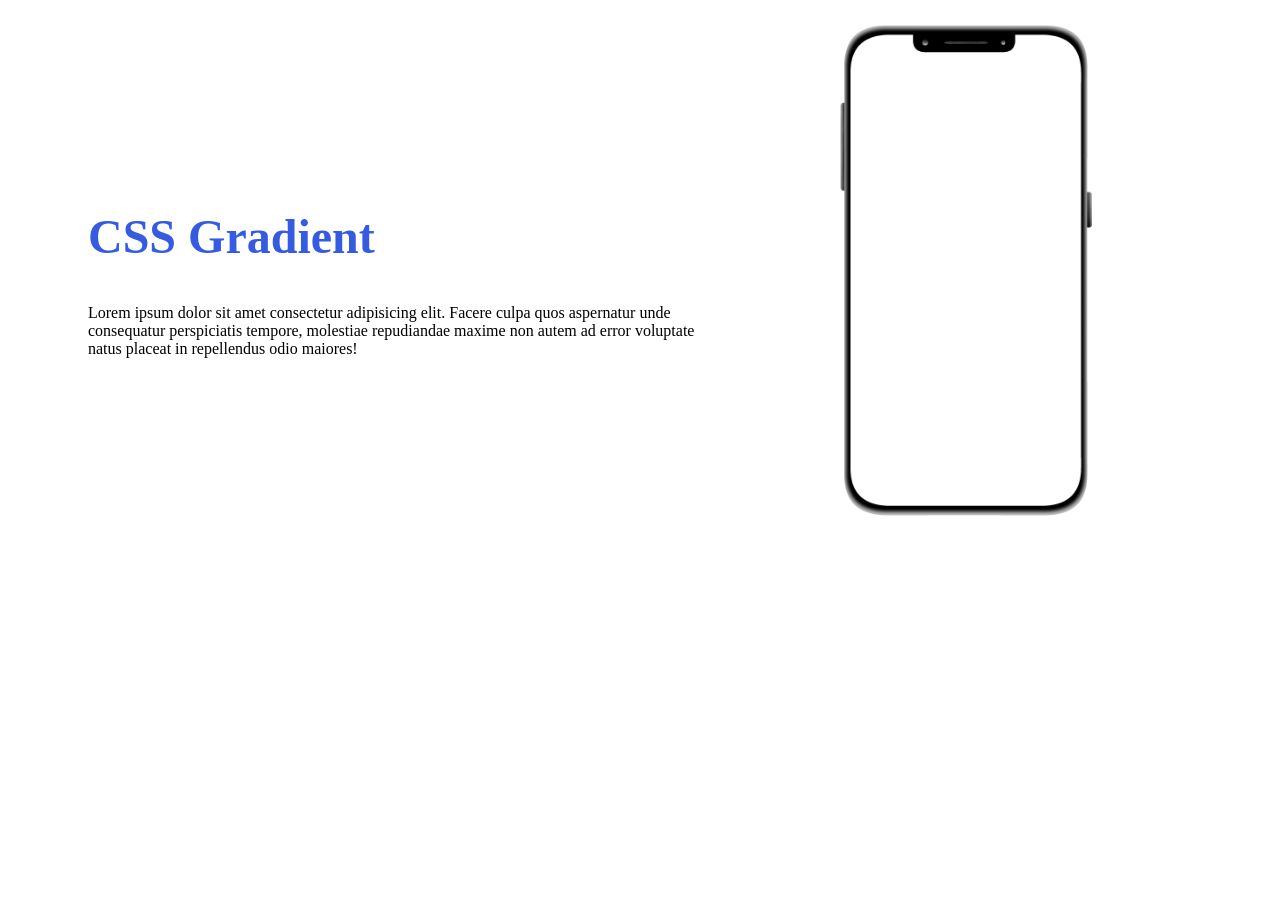
<file: mockup/index.html>
<!DOCTYPE html>
<html lang="en">
  <head>
    <meta charset="UTF-8" />
    <meta name="viewport" content="width=device-width, initial-scale=1.0" />
    <title>Mockup</title>
    <link rel="stylesheet" href="style.css" />
  </head>
  <body>
    <section class="Task">
      <div class="mockup">
        <div class="info">
          <h2>CSS Gradient</h2>
          <p>
            Lorem ipsum dolor sit amet consectetur adipisicing elit. Facere
            culpa quos aspernatur unde consequatur perspiciatis tempore,
            molestiae repudiandae maxime non autem ad error voluptate natus
            placeat in repellendus odio maiores!
          </p>
        </div>
        <div class="wrapperMobile">
          <img src="—Pngtree—cell phone mockup_8987311.png" alt="phone" />
          <div class="iframeContainer">
            <iframe src="https://cssgradient.io/" frameborder="0"></iframe>
          </div>
        </div>
      </div>
    </section>
  </body>
</html>
</file>
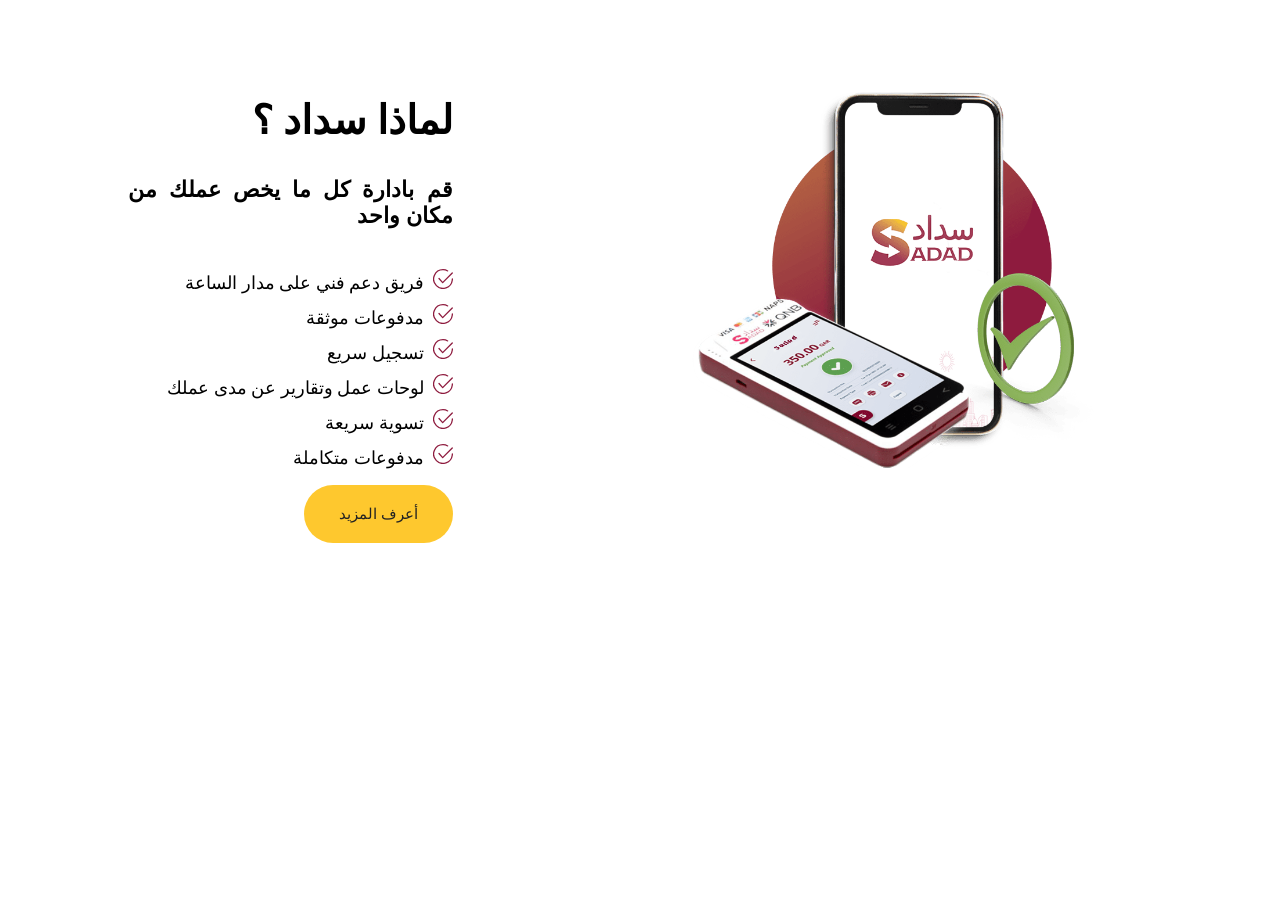
<file: Sadad-UI/index.html>
<!DOCTYPE html>
<html lang="ar" dir="rtl">
  <head>
    <meta charset="UTF-8" />
    <meta name="viewport" content="width=device-width, initial-scale=1.0" />

    <link rel="stylesheet" href="css/all.min.css" />

    <link rel="stylesheet" href="css/style.css" />

    <title>Sadad</title>
  </head>

  <body>
    <header></header>

    <main>
      <section class="task">
        <div class="container">
          <div class="hero">
            <div class="img">
              <img src="images/why-sadad.png" alt="" />
            </div>

            <div class="menu">
              <h1>لماذا سداد ؟</h1>
              <h3>قم بادارة كل ما يخص عملك من مكان واحد</h3>

              <ul>
                <li>
                  <img src="images/icon.svg" alt="" /><span
                    >فريق دعم فني على مدار الساعة
                  </span>
                </li>
                <li>
                  <img src="images/icon.svg" alt="" /><span>مدفوعات موثقة</span>
                </li>
                <li>
                  <img src="images/icon.svg" alt="" /><span>تسجيل سريع</span>
                </li>
                <li>
                  <img src="images/icon.svg" alt="" /><span
                    >لوحات عمل وتقارير عن مدى عملك</span
                  >
                </li>
                <li>
                  <img src="images/icon.svg" alt="" /><span>تسوية سريعة</span>
                </li>
                <li>
                  <img src="images/icon.svg" alt="" /><span
                    >مدفوعات متكاملة</span
                  >
                </li>
              </ul>

              <a href="#">أعرف المزيد</a>
            </div>
          </div>
        </div>
      </section>
    </main>

    <footer></footer>
  </body>
</html>
</file>
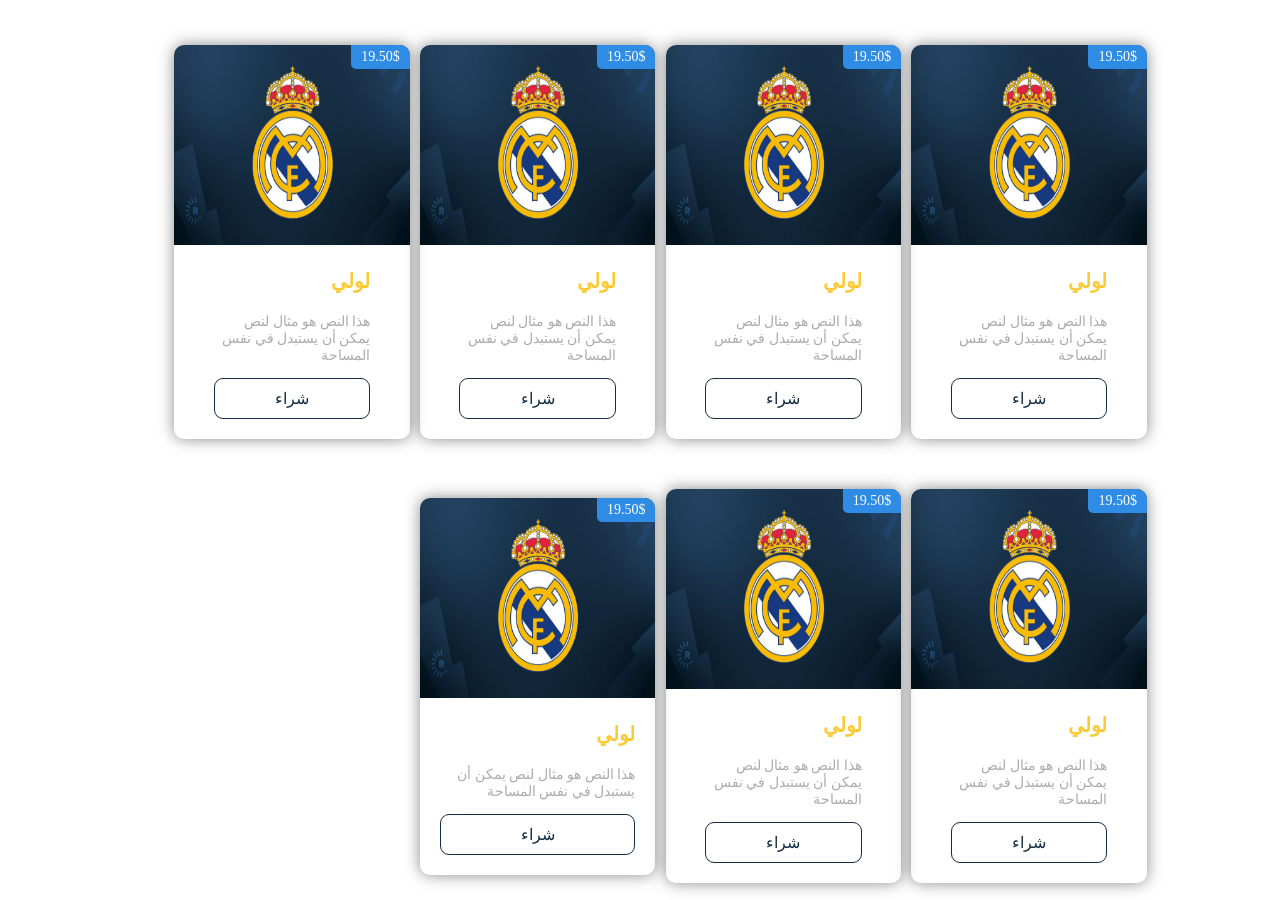
<file: absolute/absol.html>
<!DOCTYPE html>
<html lang="ar" dir="rtl">
  <head>
    <meta charset="UTF-8" />
    <meta name="viewport" content="width=device-width, initial-scale=1.0" />
    <title>Absolute Task</title>
    <!-- fun Absolute Task -->
    <link rel="stylesheet" href="css/all.min.css" />

    <link rel="stylesheet" href="css/absl.css" />
  </head>

  <body>
    <header></header>

    <main>
      <section class="prodact">
        <div class="container">
          <div class="prodact-wrapper">
            <div class="prodact-item">
              <img
                src="./images/639060Image1.jpg"
                alt=" Not found"
                style="width: 300px; height: 200px"
              />

              <div class="text">
                <div class="container">
                  <h3>لولي</h3>

                  <p>هذا النص هو مثال لنص يمكن أن يستبدل في نفس المساحة</p>

                  <a href="#">شراء</a>
                </div>
              </div>
              <span class="price">19.50$</span>
            </div>

            <div class="prodact-item">
              <img
                src="./images/639060Image1.jpg"
                alt=" Not found"
                style="width: 300px; height: 200px"
              />

              <div class="text">
                <div class="container">
                  <h3>لولي</h3>

                  <p>هذا النص هو مثال لنص يمكن أن يستبدل في نفس المساحة</p>

                  <a href="#">شراء</a>
                </div>
              </div>
              <span class="price">19.50$</span>
            </div>

            <div class="prodact-item">
              <img
                src="./images/639060Image1.jpg"
                alt=" Not found"
                style="width: 300px; height: 200px"
              />

              <div class="text">
                <div class="container">
                  <h3>لولي</h3>

                  <p>هذا النص هو مثال لنص يمكن أن يستبدل في نفس المساحة</p>

                  <a href="#">شراء</a>
                </div>
              </div>
              <span class="price">19.50$</span>
            </div>

            <div class="prodact-item">
              <img
                src="./images/639060Image1.jpg"
                alt=" Not found"
                style="width: 300px; height: 200px"
              />

              <div class="text">
                <div class="container">
                  <h3>لولي</h3>

                  <p>هذا النص هو مثال لنص يمكن أن يستبدل في نفس المساحة</p>

                  <a href="#">شراء</a>
                </div>
              </div>
              <span class="price">19.50$</span>
            </div>

            <div class="prodact-item">
              <img
                src="./images/639060Image1.jpg"
                alt=" Not found"
                style="width: 300px; height: 200px"
              />

              <div class="text">
                <div class="container">
                  <h3>لولي</h3>

                  <p>هذا النص هو مثال لنص يمكن أن يستبدل في نفس المساحة</p>

                  <a href="#">شراء</a>
                </div>
              </div>
              <span class="price">19.50$</span>
            </div>

            <div class="prodact-item">
              <img
                src="./images/639060Image1.jpg"
                alt=" Not found"
                style="width: 300px; height: 200px"
              />

              <div class="text">
                <div class="container">
                  <h3>لولي</h3>

                  <p>هذا النص هو مثال لنص يمكن أن يستبدل في نفس المساحة</p>

                  <a href="#">شراء</a>
                </div>
              </div>
              <span class="price">19.50$</span>
            </div>

            <div class="prodact-item">
              <img
                src="./images/639060Image1.jpg"
                alt=" Not found"
                style="width: 300px; height: 200px"
              />
              <div class="text">
                <h3>لولي</h3>

                <p>هذا النص هو مثال لنص يمكن أن يستبدل في نفس المساحة</p>

                <a href="#">شراء</a>
              </div>
              <span class="price">19.50$</span>
            </div>
          </div>
        </div>
      </section>
    </main>

    <footer></footer>
  </body>
</html>
</file>
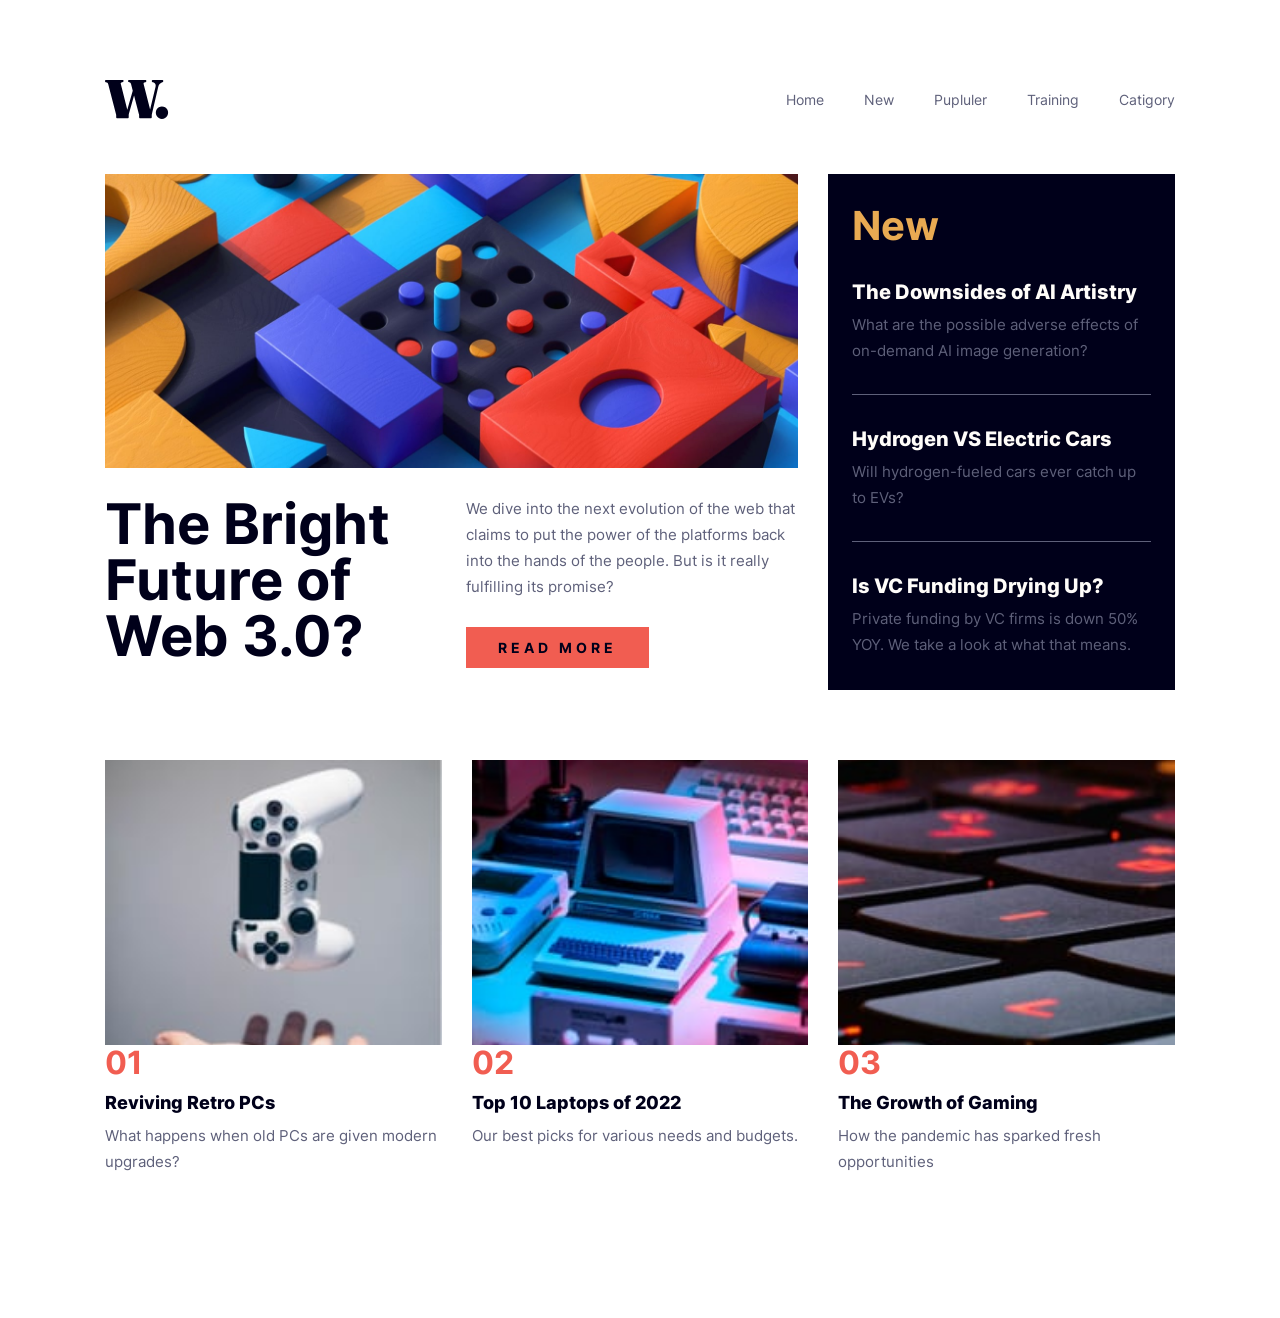
<file: another_UI/new_layout.html>
<!DOCTYPE html>
<html lang="en">
<head>
    <meta charset="UTF-8">
    <meta name="viewport" content="width=device-width, initial-scale=1.0">
    <title>Project</title>
<link rel="stylesheet" href="new_layout.css">
</head>
<body>
<nav class="nav container"> 
    <img src="assets/images/logo.svg" alt="logo" class="nav-logo">
    <ul class="nav-list">
        <li class="nav-item"><a href="#" class="nav-link">Home</a></li>
        <li class="nav-item"><a href="#" class="nav-link">New</a></li>
        <li class="nav-item"><a href="#" class="nav-link">Pupluler</a></li>
        <li class="nav-item"><a href="#" class="nav-link">Training</a></li>
        <li class="nav-item"><a href="#" class="nav-link">Catigory</a></li>
      </ul>
      <button class="nav-menu"><img src="assets/images/icon-menu.svg" alt="Menu"></button>

</nav>


<main  class="hero container">
<section class="hero-f">
    <picture>
        <source srcset="assets/images/image-web-3-desktop.jpg"  alt="img" media="(min-width:786px)">
        <img src="assets/images/image-web-3-mobile.jpg" alt="img">
    </picture>
    
        <h1 class="hero-m-heading">The Bright Future of Web 3.0?</h1>

        <div class="h-m-detales">
    <p >  We dive into the next evolution of the web that claims to put the
        power of the platforms back into the hands of the people. But is it
        really fulfilling its promise?</p>
        <a href="#">Read More</a>
    </div>
</section>

<aside class="hero-latest">
    <h2 class="hero-latest-title">New</h2>
<ul class="hero-latest-liste">
    <li  class="hero-latest-item">
        <article>
            <a href="#">The Downsides of AI Artistry</a>
            <p>     What are the possible adverse effects of on-demand AI image
                generation?</p>
        </article>
    </li>

    <li class="hero-latest-item"> 
        <article>
            <a href="#">Hydrogen VS Electric Cars</a>
            <p>  Will hydrogen-fueled cars ever catch up to EVs?</p>
        </article>
    </li>



    <li class="hero-latest-item"> 
        <article>
            <a href="#">Is VC Funding Drying Up?</a>
            <p>     Private funding by VC firms is down 50% YOY. We take a look at
                what that means.</p>
        </article>
    </li>

</ul>

</aside>
</main>
<section  class="news container">
    <article>
        <img src="assets/images/image-gaming-growth.jpg" alt="img">
       <div>
        <span>01</span>
        <a href="#">Reviving Retro PCs</a>
<p> What happens when old PCs are given modern upgrades?</p>
       </div>
    </article>

    <article>
        <img src="assets/images/image-retro-pcs.jpg" alt="img">
 <div>
    <span>02</span>
    <a href="#">Top 10 Laptops of 2022</a>
<p>Our best picks for various needs and budgets.</p>
 </div>
    </article>

    <article>
        <img src="assets/images/image-top-laptops.jpg" alt="img">
<div>      
      <span>03</span>
    <a href="#">The Growth of Gaming</a>
<p> How the pandemic has sparked fresh opportunities</p>
</div>
    </article>
</section>



    
</body>
</html>
</file>
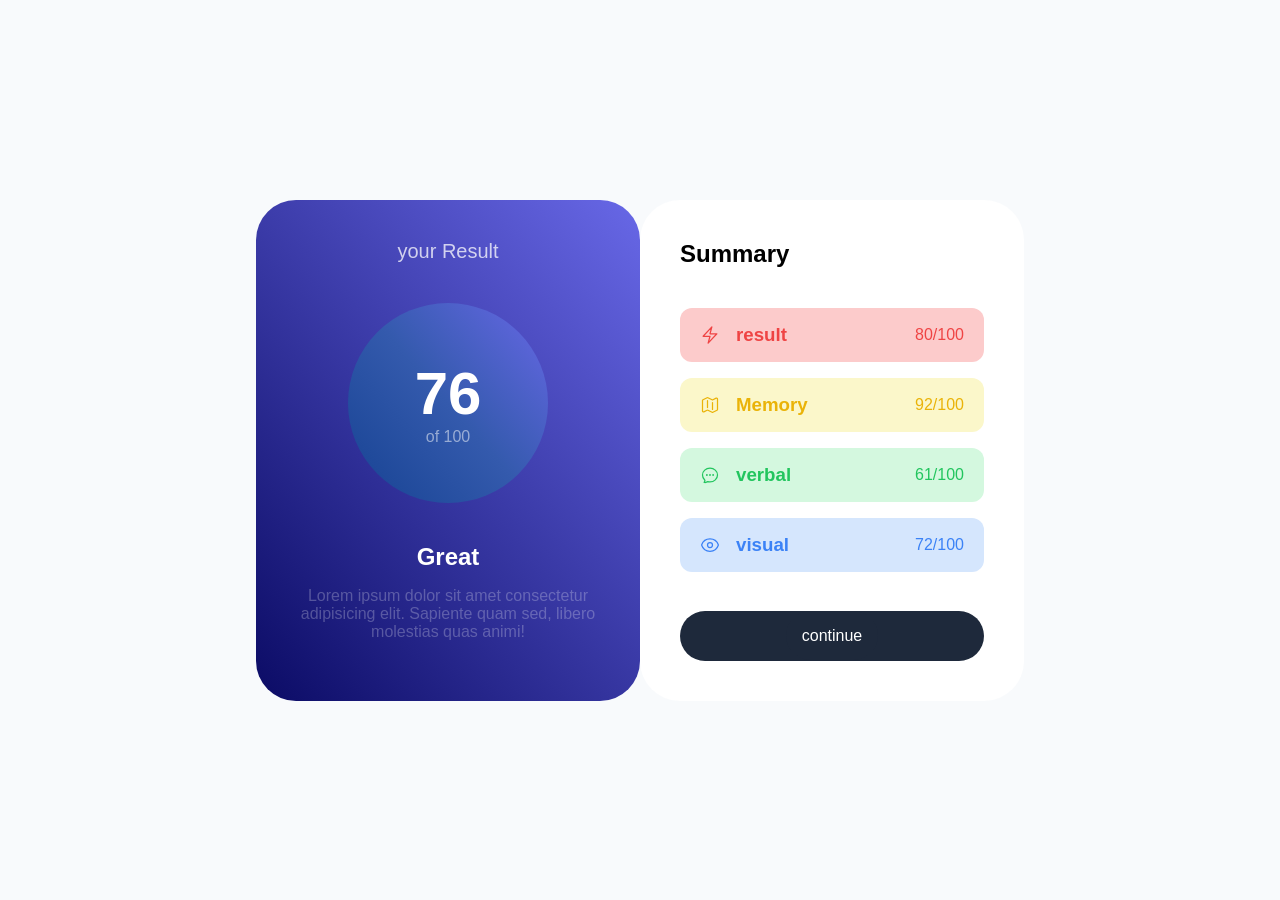
<file: UI/layout.html>
<!DOCTYPE html>
<html lang="en">
<head>
    <meta charset="UTF-8">
    <meta name="viewport" content="width=device-width, initial-scale=1.0">
    <title>Great- test layout-lecture 10</title>
    <link rel="stylesheet" href="layout.css">
</head>
<body>
<header>

</header>

    <main class="scor_card">
<section class="scor_result">
    <h2>your Result</h2>
    <div class="scpr-num">
        <p class="fn">76</p>
    <p class="scn">of 100</p>
</div>
<div class="scpr-text">
<h1>Great</h1>
<p>Lorem ipsum dolor sit amet consectetur adipisicing elit. Sapiente quam sed, libero molestias quas animi!</p>
</div>
</section>

<section class="scor_summary">
    <h2>Summary</h2>
<ul class="scor-list">

    <li class="red"><svg xmlns="http://www.w3.org/2000/svg" fill="none" viewBox="0 0 24 24" stroke-width="1.5" stroke="currentColor" >
        <path stroke-linecap="round" stroke-linejoin="round" d="m3.75 13.5 10.5-11.25L12 10.5h8.25L9.75 21.75 12 13.5H3.75Z" />
      </svg>
       <h3>result</h3><p><span>80</span><span class="shlash">/</span><span class="total-result">100</span></p></li>

    <li class="yallow"><svg xmlns="http://www.w3.org/2000/svg" fill="none" viewBox="0 0 24 24" stroke-width="1.5" stroke="currentColor" >
        <path stroke-linecap="round" stroke-linejoin="round" d="M9 6.75V15m6-6v8.25m.503 3.498 4.875-2.437c.381-.19.622-.58.622-1.006V4.82c0-.836-.88-1.38-1.628-1.006l-3.869 1.934c-.317.159-.69.159-1.006 0L9.503 3.252a1.125 1.125 0 0 0-1.006 0L3.622 5.689C3.24 5.88 3 6.27 3 6.695V19.18c0 .836.88 1.38 1.628 1.006l3.869-1.934c.317-.159.69-.159 1.006 0l4.994 2.497c.317.158.69.158 1.006 0Z" />
      </svg>
       <h3>Memory</h3><p><span>92</span><span class="shlash">/</span><span class="total-result">100</span></p></li>


    <li class="green"><svg xmlns="http://www.w3.org/2000/svg" fill="none" viewBox="0 0 24 24" stroke-width="1.5" stroke="currentColor" >
        <path stroke-linecap="round" stroke-linejoin="round" d="M8.625 12a.375.375 0 1 1-.75 0 .375.375 0 0 1 .75 0Zm0 0H8.25m4.125 0a.375.375 0 1 1-.75 0 .375.375 0 0 1 .75 0Zm0 0H12m4.125 0a.375.375 0 1 1-.75 0 .375.375 0 0 1 .75 0Zm0 0h-.375M21 12c0 4.556-4.03 8.25-9 8.25a9.764 9.764 0 0 1-2.555-.337A5.972 5.972 0 0 1 5.41 20.97a5.969 5.969 0 0 1-.474-.065 4.48 4.48 0 0 0 .978-2.025c.09-.457-.133-.901-.467-1.226C3.93 16.178 3 14.189 3 12c0-4.556 4.03-8.25 9-8.25s9 3.694 9 8.25Z" />
      </svg>
       <h3>verbal</h3><p><span>61</span><span class="shlash">/</span><span class="total-result">100</span></p></li>


    <li class="blue"><svg xmlns="http://www.w3.org/2000/svg" fill="none" viewBox="0 0 24 24" stroke-width="1.5" stroke="currentColor" >
        <path stroke-linecap="round" stroke-linejoin="round" d="M2.036 12.322a1.012 1.012 0 0 1 0-.639C3.423 7.51 7.36 4.5 12 4.5c4.638 0 8.573 3.007 9.963 7.178.07.207.07.431 0 .639C20.577 16.49 16.64 19.5 12 19.5c-4.638 0-8.573-3.007-9.963-7.178Z" />
        <path stroke-linecap="round" stroke-linejoin="round" d="M15 12a3 3 0 1 1-6 0 3 3 0 0 1 6 0Z" />
      </svg>
      <h3>visual</h3><p><span>72</span><span class="shlash">/</span><span class="total-result">100</span></p></li>
</ul>
<button type="button" class="btn"><a href="#"> continue </a></button>
</section>
    </main>

    <footer>

    </footer>
    
</body>
</html>
</file>
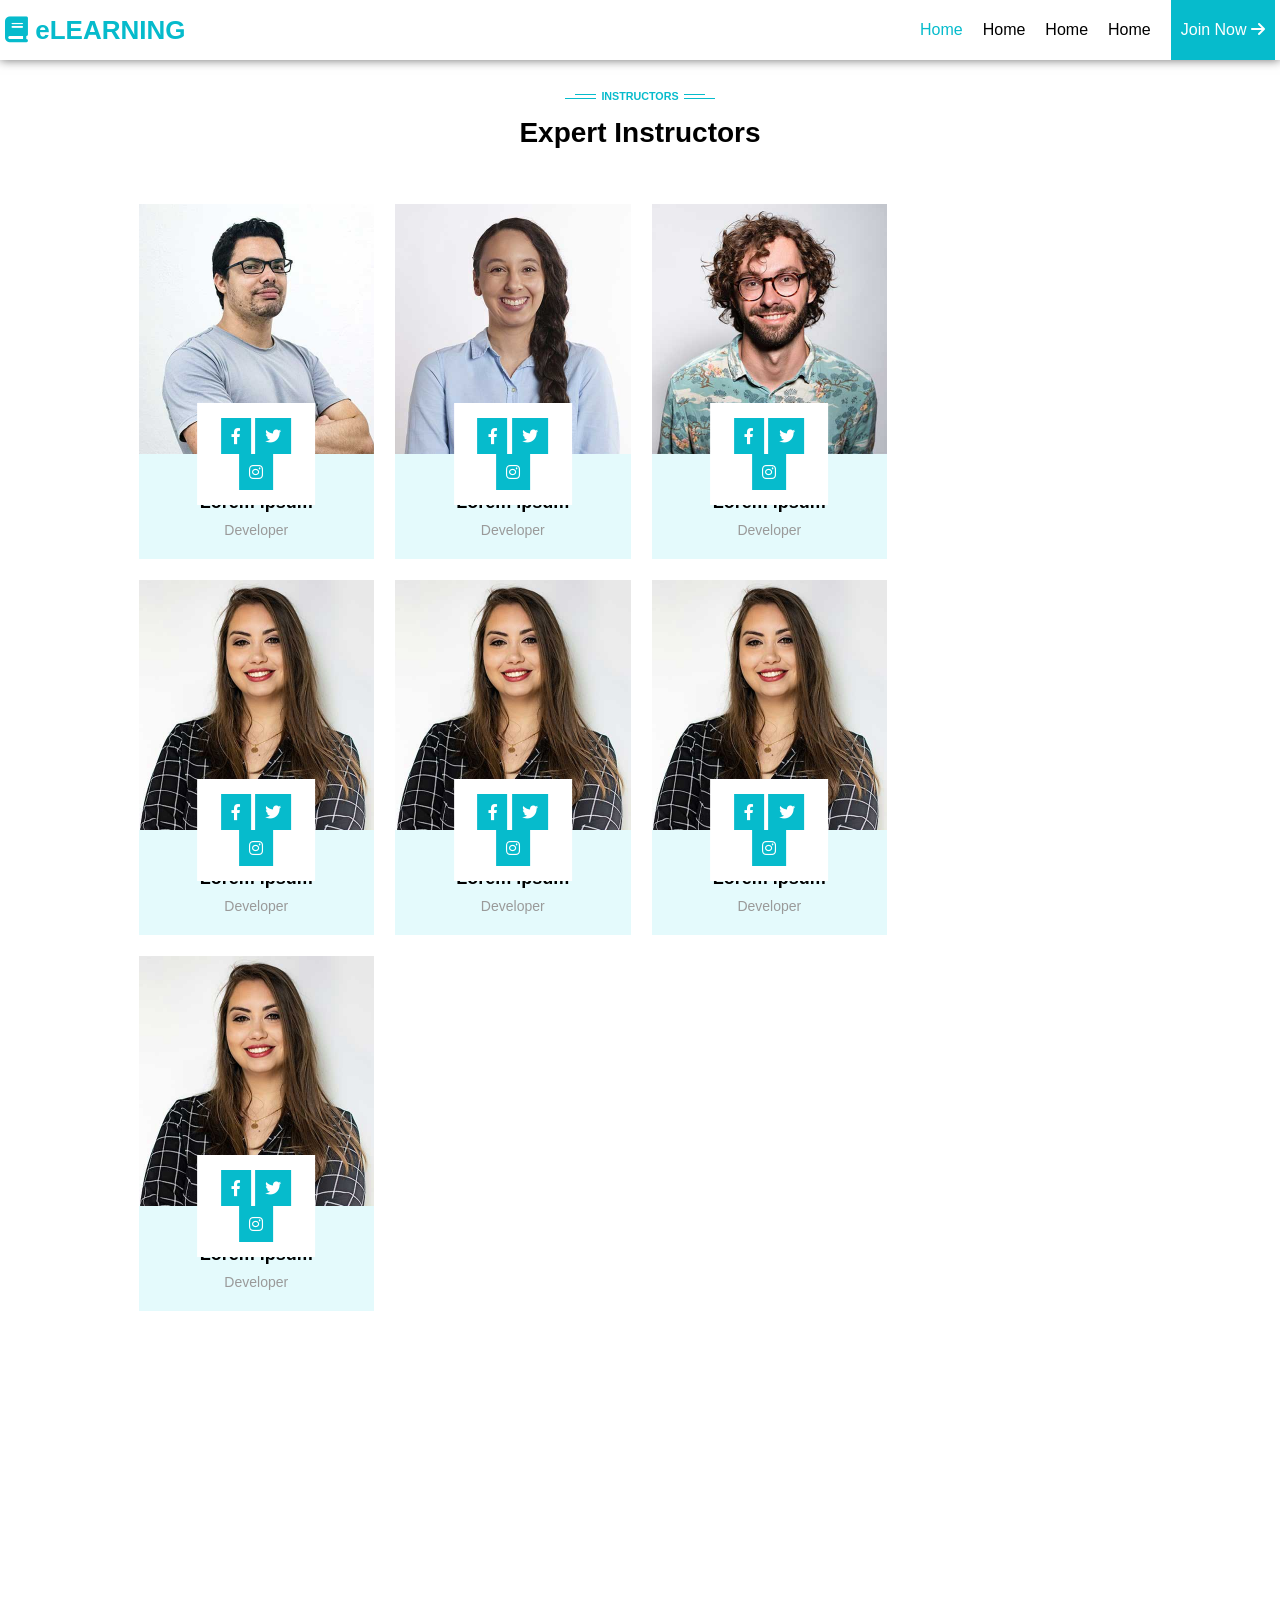
<file: Expert-Instructors/html/Responsive.html>
<!DOCTYPE html>
<html lang="en">
  <!-- dir="rtl"-->

  <head>
    <meta charset="UTF-8" />
    <meta name="viewport" content="width=device-width, initial-scale=1.0" />

    <title>OurTime2</title>

    <link rel="stylesheet" href="../css/all.min.css" />

    <link rel="stylesheet" href="../css/style.css" />
  </head>

  <body>
    <header>
      <nav class="hero">
        <div class="head">
          <div class="logo">
            <i class="fas fa-book"></i>
            <span>eLEARNING</span>
          </div>

          <div class="menu">
            <ul>
              <li><a href="#" class="active">Home</a></li>
              <li><a href="#">Home</a></li>
              <li><a href="#">Home</a></li>
              <li><a href="#">Home</a></li>

              <li>
                <a href="#" class="btn">
                  <span>Join Now</span>
                  <i class="fas fa-arrow-right"></i
                ></a>
              </li>
            </ul>
          </div>

          <!-- <button class="btn-2"><i class="fas fa-list"></i></button> -->
          <button><i class="fas fa-bars"></i></button>
        </div>
      </nav>
    </header>

    <main>
      <section class="sec1">
        <div class="container">
          <div class="intro">
            <h6><span> INSTRUCTORS </span></h6>

            <h2>Expert Instructors</h2>
          </div>

          <div class="item-wrapper">
            <div class="item">
              <div class="imgs">
                <img src="../images/team-1.jpg" alt=" Notfound" />
              </div>

              <div class="info">
                <div class="text-contant">
                  <h3>Lorem ipsum</h3>

                  <span>Developer</span>
                </div>

                <div class="icon">
                  <a href="#"> <i class="fab fa-facebook-f"></i></a>
                  <a href="#"> <i class="fab fa-twitter"></i></a>
                  <a href="#"> <i class="fab fa-instagram"></i></a>
                </div>
              </div>
            </div>
            <div class="item">
              <div class="imgs">
                <img src="../images/team-2.jpg" alt=" Notfound" />
              </div>

              <div class="info">
                <div class="text-contant">
                  <h3>Lorem ipsum</h3>

                  <span>Developer</span>
                </div>

                <div class="icon">
                  <a href="#"> <i class="fab fa-facebook-f"></i></a>
                  <a href="#"> <i class="fab fa-twitter"></i></a>
                  <a href="#"> <i class="fab fa-instagram"></i></a>
                </div>
              </div>
            </div>
            <div class="item">
              <div class="imgs">
                <img src="../images/team-3.jpg" alt=" Notfound" />
              </div>

              <div class="info">
                <div class="text-contant">
                  <h3>Lorem ipsum</h3>

                  <span>Developer</span>
                </div>

                <div class="icon">
                  <a href="#"> <i class="fab fa-facebook-f"></i></a>
                  <a href="#"> <i class="fab fa-twitter"></i></a>
                  <a href="#"> <i class="fab fa-instagram"></i></a>
                </div>
              </div>
            </div>
            <div class="item">
              <div class="imgs">
                <img src="../images/team-4.jpg" alt=" Notfound" />
              </div>

              <div class="info">
                <div class="text-contant">
                  <h3>Lorem ipsum</h3>

                  <span>Developer</span>
                </div>

                <div class="icon">
                  <a href="#"> <i class="fab fa-facebook-f"></i></a>
                  <a href="#"> <i class="fab fa-twitter"></i></a>
                  <a href="#"> <i class="fab fa-instagram"></i></a>
                </div>
              </div>
            </div>
            <div class="item">
              <div class="imgs">
                <img src="../images/team-4.jpg" alt=" Notfound" />
              </div>

              <div class="info">
                <div class="text-contant">
                  <h3>Lorem ipsum</h3>

                  <span>Developer</span>
                </div>

                <div class="icon">
                  <a href="#"> <i class="fab fa-facebook-f"></i></a>
                  <a href="#"> <i class="fab fa-twitter"></i></a>
                  <a href="#"> <i class="fab fa-instagram"></i></a>
                </div>
              </div>
            </div>
            <div class="item">
              <div class="imgs">
                <img src="../images/team-4.jpg" alt=" Notfound" />
              </div>

              <div class="info">
                <div class="text-contant">
                  <h3>Lorem ipsum</h3>

                  <span>Developer</span>
                </div>

                <div class="icon">
                  <a href="#"> <i class="fab fa-facebook-f"></i></a>
                  <a href="#"> <i class="fab fa-twitter"></i></a>
                  <a href="#"> <i class="fab fa-instagram"></i></a>
                </div>
              </div>
            </div>

            <div class="item">
              <div class="imgs">
                <img src="../images/team-4.jpg" alt=" Notfound" />
              </div>

              <div class="info">
                <div class="text-contant">
                  <h3>Lorem ipsum</h3>

                  <span>Developer</span>
                </div>

                <div class="icon">
                  <a href="#"> <i class="fab fa-facebook-f"></i></a>
                  <a href="#"> <i class="fab fa-twitter"></i></a>
                  <a href="#"> <i class="fab fa-instagram"></i></a>
                </div>
              </div>
            </div>
          </div>
        </div>
      </section>
    </main>

    <footer></footer>
  </body>
</html>
</file>
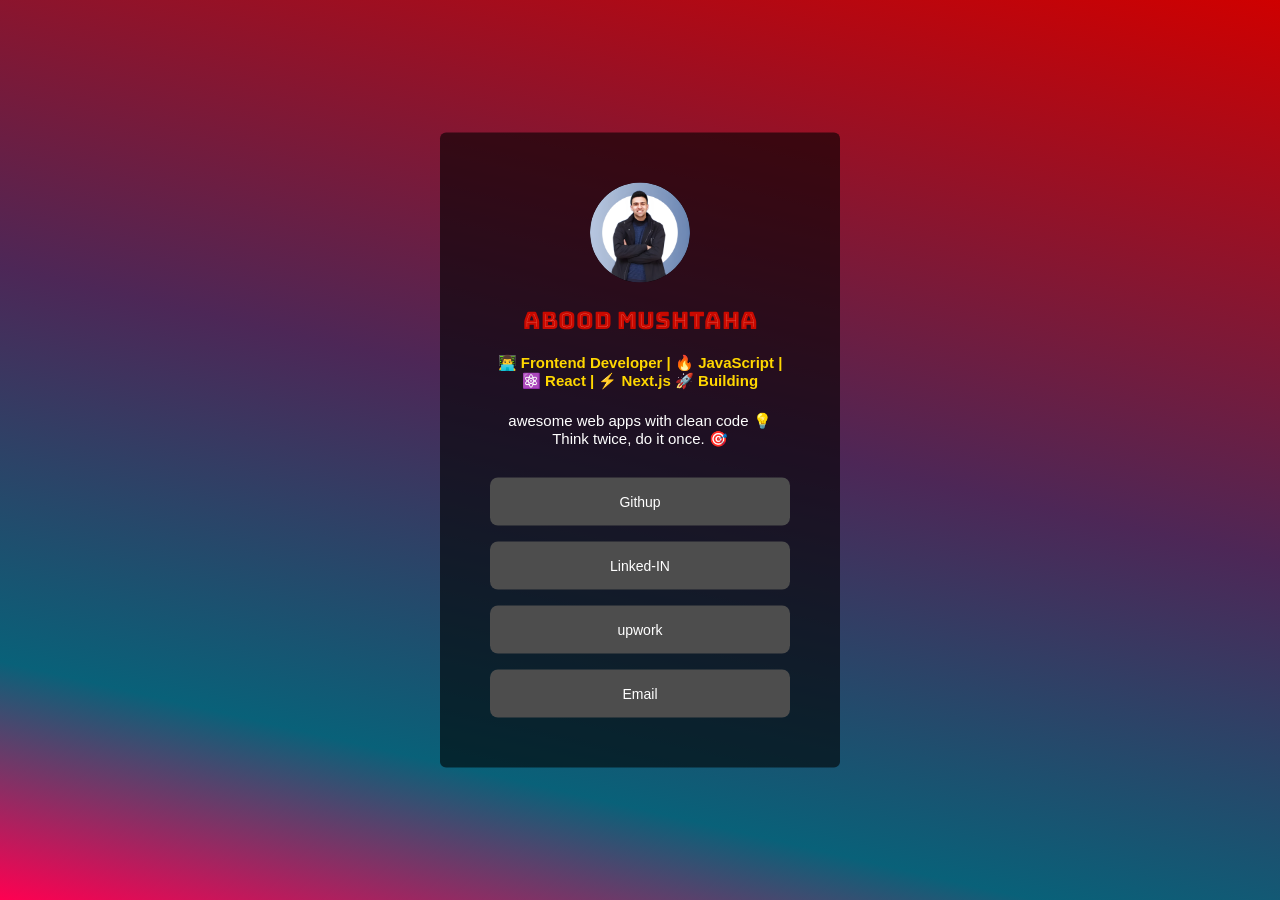
<file: Quick-Links/html/main.html>
<!DOCTYPE html>
<html lang="en">
  <head>
    <meta charset="UTF-8" />
    <meta name="viewport" content="width=device-width, initial-scale=1.0" />
    <title>Abood Mushtaha social-linkes</title>
  </head>

  <link rel="stylesheet" href="../css/index.css" />
  <link rel="icon" href="../img/man.png" type="image/x-icon" />

  <body>
    <main>
      <div class="img">
        <img src="../img/image (2).png" alt="Abood" />
        <h1>Abood Mushtaha</h1>

        <h3>
          👨‍💻 Frontend Developer | 🔥 JavaScript | ⚛️ React | ⚡ Next.js 🚀
          Building
        </h3>
        <p>awesome web apps with clean code 💡 Think twice, do it once. 🎯</p>
      </div>
      <ul>
        <li>
          <a href="https://github.com/Abdallah-Mushtaha" target="_blank"
            >Githup</a
          >
        </li>
        <li>
          <a
            href="https://www.linkedin.com/in/abdallah-mushtaha-138b42294/"
            target="_blank"
            >Linked-IN</a
          >
        </li>

        <li>
          <a
            href="https://www.upwork.com/freelancers/~01d8320cb81ef0eda4"
            target="_blank"
            >upwork</a
          >
        </li>
        <li>
          <a href="mailto:eng.abood.mushtaha@gmail.com">Email</a>
        </li>
      </ul>
    </main>
  </body>
</html>
</file>
<file: mockup/style.css>
.mockup {
  display: flex;
  justify-content: center;
  align-items: center;
  margin: 0 80px;
}
h2 {
  font-size: 3rem;
  color: #355ce0;
}
.wrapperMobile {
  position: relative;
}

.wrapperMobile img {
  width: 106%;
  display: block;
}

.iframeContainer {
  position: absolute;
  top: 5%;
  left: 31%;
  width: 282px;
  height: 90%;
  overflow: hidden;
  pointer-events: auto;
  border-radius: 37px;
}

.iframeContainer iframe {
  /* important to Task to compensate for scroll space  */
  width: calc(100% + 20px);
  height: 100%;
  border: none;
  pointer-events: auto;

  overflow: scroll;

  scrollbar-width: none;
}

/* hide scrollbar  from browser "iframe" */
.iframeContainer iframe::-webkit-scrollbar {
  display: none;
}
</file>
<file: Sadad-UI/css/style.css>
:root {
  --main-color: #fec82e;
  --second-color: #8e1b3e;
}

@font-face {
  font-family: Abood;
  src: url(../Fonts\NeoSansArabic.ttf);
}

* {
  box-sizing: border-box;
}

body {
  margin: 0px;
}

.container {
  width: 80%;
  margin: 0 auto;
}

img {
  max-width: 100%;
}

.hero {
  display: flex;
  text-align: justify;
  align-items: center;
  /* justify-content: space-between; */
}

.hero .img img {
  width: 69%;
}

.hero .menu {
  margin-right: -10;
}

.hero .menu h1 {
  font-size: 40px;
}

.hero .menu h3 {
  font-size: 22px;
}

.hero .menu ul {
  list-style: none;
  width: 100%;
  padding: 0px;
  margin-top: 40px;
}

.hero .menu ul li span {
  margin-right: 9px;
  font-size: 18px;
}

.hero .menu ul li {
  margin-bottom: 10px;
}

.hero .menu a {
  text-decoration: none;
  font-size: 15px;
  color: #232323;
  background-color: var(--main-color);
  padding: 20px 35px;
  border-radius: 30px;
  position: absolute;
  transition: all 0.3s ease;
  /* margin-right: -8px;
    margin-top: 21px; */
  display: inline-block;
}

.hero .menu a:hover {
  background-color: var(--second-color);
  color: white;
}
.task {
  margin-top: 5%;
}

@media (max-width: 768px) {
  .hero {
    flex-direction: column !important;
  }
}
</file>
<file: absolute/css/absl.css>
* {
  box-sizing: border-box;
}

body {
  margin: 0px;
}

.container {
  width: 80%;
  margin: 0 auto;
}

img {
  max-width: 100%;
  width: 100% !important;
}

.prodact-wrapper {
  display: flex;
  align-items: center;
  /* justify-content: space-between; */
  flex-wrap: wrap;
  /*ذا ظفت انزل تحت */
}

.prodact-item {
  width: 23%;
  margin: 0.5%;
  box-shadow: 0px 0px 15px #33333393;
  border-radius: 10px;
  overflow-y: hidden;
  margin-top: 45px;
  position: relative;
  cursor: pointer;
}

.text {
  padding: 20px;
}

.text h3 {
  margin-top: 0px;
  font-size: 20px;
  color: #fabc01c8;
  font-weight: 600;
}

.text p {
  font-size: 14px;
  margin-top: 16px;
  color: #acacac;
  margin-top: 10px;
}

.text a {
  text-decoration: none;
  color: #152d43;
  border: 1px solid #152d43;
  width: 100%;
  display: flex;
  align-items: center;
  justify-content: center;
  padding: 10px;
  border-radius: 9px;
  transition: all 0.3s ease-in-out;
  margin-top: 10px;
}

.prodact-item:hover .text a {
  background-color: #24496a;
  color: #fff;
}

.prodact-item:hover {
  box-shadow: 0px 0px 15px #333333;
}

.price {
  position: absolute;
  background-color: rgb(47, 140, 228);
  color: white;
  font-size: 14px;
  padding: 4px 10px;
  top: 0;
  right: 0px;
  border-radius: 0px 5px 0px;
}

@media (max-width: 1200px) {
  .prodact-item {
    width: 100%;
  }
}
</file>
<file: another_UI/new_layout.css>
*{
    font-family: "Inter",sans-serif;
padding: 0;
margin: 0;
box-sizing: border-box;

}
@font-face {
    font-family: "Inter";
    font-weight: 400;
    src: url(assets/fonts/static/Inter-Regular.ttf) format(truetype);
    
}
@font-face {
    font-family: "Inter";
    font-weight: 700;
    src: url(assets/fonts/static/Inter-Bold.ttf) format(truetype);
    
}
@font-face {
    font-family: "Inter";
    font-weight: 800;
    src: url(assets/fonts/static/Inter-ExtraBold.ttf) format(truetype);
    
}
:root {
    --off-white-color: #fffdfa;
    --silver-color: #c5c6ce;
    --dark-silver-color: #5e607a;
    --dark-blue-color: #00001a;
    --orange-red-color: #f15d51;
    --yellow-color: #e9aa52;
  }
  ul{
list-style: none;

  }
  
img{
    width: 100%;
    /* max-width: 100%; */
}
html,body{
    height: 100%;
}
html{
    font-size: 10px;
}
body{
    padding: 8rem 0;
}
.container{
    width: 100%;
max-width: 111rem;
/* background-color: #f15d51; */
margin: 0 auto;
padding: 0 2rem;/*عشان ما يلزق في جناب الصفحه لمن اصغر*/


}

nav{
    display: flex;
    justify-content: space-between;
    align-items: center;
    margin-bottom: 5.5rem !important;
}.nav-menu img{
    width: 4rem;

}
.nav-menu{ cursor: pointer;
     display: flex; 
     justify-content: center;
      align-items: center;
       background-color:  transparent;
        border: none;
         border-radius: none; 

}
.nav-logo{
    width: 6.4rem;
}
.nav-list{
display: none;
align-items: center;
gap:4rem ;


}
.nav-link{
    font-weight: 400;
    color: var(--dark-silver-color);
    font-size: 1.4rem;
    text-decoration: none;
    line-height: 2.6rem;/*تباعد المسافات بين الاسطر */
    display: inline-block;

}
.nav-link:hover{
    color: var(--orange-red-color);
}
.hero {
    display: grid;
    grid-template-columns:   1fr;
    gap: 3rem;
    margin-bottom: 7rem;
  }
/* .hero-f{
    grid-column: 1/3;
} */

.hero-f{

display: grid;
grid-template-columns:  1fr;
grid-template-rows: 1fr;
gap: 2.8rem;



}
.hero picture{
    grid-column: 1/-1;
}

.hero picture img{
    height: 100%;
    object-fit: cover;
}


.hero-m-heading{
    color: var(--dark-blue-color);
    font-size: 5.6rem;
    line-height: 1;
}
.h-m-detales{
    font-size: 1.5rem;
font-weight: 400;
color: var(--dark-silver-color);
line-height: 2.6rem;
margin-bottom: 2.9rem;

}
.h-m-detales p{
margin-bottom: 3.5rem;
}
/* .h-m-detales{
    display: flex;
    flex-direction: column;
    align-items: flex-start;
} */

.h-m-detales a{
    color: var(--dark-blue-color);
    background-color: var(--orange-red-color);
    padding: 1.2rem 3.2rem;
    font-size: 1.4rem;
    font-weight: 700;
    line-height: 2.4rem;
    text-transform: uppercase;
    /*تكبيرالحروف*/letter-spacing: 0.4rem;
    /*المسافهبينالاحرف*/text-decoration: none;
    transition: all .3s ease-in  ;
    /*margin-top: auto ;
    */
}

.h-m-detales a:hover{
    color: var(--off-white-color);
    background-color: var(--dark-blue-color);
}


.hero-latest{
background-color: var(--dark-blue-color);
padding: 3.2rem 2.4rem;

}
.hero-latest-item:not(:last-child)::after{
    content: "";
    display: inline-block;
    width: 100%;
    height: 0.1rem;
    background-color: var(--dark-silver-color);
    margin: 3rem 0;


}
.hero-latest-title{
    font-weight: 700;
    font-size: 4rem;
    margin-bottom: 3.4rem;
    color: var(--yellow-color);
    line-height: 1;

}
article a{
    display: inline-block;
color: var(--off-white-color) ;
font-size: 2rem;
text-decoration: none;
font-weight: 800;
line-height: 2.4rem;
margin-bottom: 0.8rem;
}
.hero-latest article a:hover{
    color: var(--yellow-color);

}
article p{
font-size: 1.5rem;
font-weight: 400;
line-height: 2.6rem;
color: var(--dark-silver-color);

}
.news{
    display: grid;
    grid-template-columns: 1fr;
    gap: 3rem;
}
.news article img{
flex-basis: 10rem;
flex-shrink: 0;
flex-grow: 0;
width: 100%;
height: 51%;
object-fit: cover;

}
.news article{
display: flex;
gap: 2.4rem;
}
.news article div{
display: flex;
flex-direction: column;


}
.news article div span{
    font-size: 3.2rem;
    line-height: 1;
    font-weight: 700;
    color: var(--orange-red-color);
    margin-bottom: 1.2rem;
}
.news article div a {
    display: inline-block;
    font-size: 1.8rem;
    font-weight: 800;
    color: var(--dark-blue-color);
    line-height: 2.4rem;
    margin-bottom: 0.8rem;
}
.news article div  p{
font-size: 1.5rem;
font-weight: 400;
color: var(--dark-silver-color);

}

@media only  screen and (min-width:768px) {
    .nav-list{
        display: flex;
    }
    .nav-menu{
        display: none ;
    }
    .hero-f{

     
        grid-template-columns: 1fr 1fr;
    }
    .news{

        grid-template-columns: repeat(2,1fr);
    }
    
    .news article{
display: block;

        }
        body{
            padding: 4rem 0;
        }
        
}
@media only  screen and (min-width:1024px){
    body{
        padding: 8rem 0;
    }
    .hero {

        grid-template-columns: 2fr  1fr;
    }
    .news{

        grid-template-columns: repeat(3,1fr);
    }
}
</file>
<file: UI/layout.css>
@import url('https://fonts.googleapis.com/css2?family=Montserrat:ital,wght@0,100..900;1,100..900&display=swap');
* {
    padding: 0;
    margin: 0;
    box-sizing: border-box;
    font-family: sans-serif ;
  }
  
  html{
    font-size: 10px;
  }
  html,body{
    height: 100%;
  }
  :root {
    --white-color: #ffffff;
    --background-color: #f8fafc;
    --foreground-color: #1e293b;
  
    --primary-color: #4f46e5;
    --primary-light-color: #6366f1;
    --primary-dark-color: #3730a3;
    --primary-color-opacity: rgba(79, 70, 229, 0.25);
  }
  svg{
    width: 2rem;
    height: 2rem;
  }
  body{
font-size: 1.6rem;
background-color: var(--background-color);
display: flex;

font-family: "Montserrat", sans-serif;

  }
  .scor_card{
        width: 100%;
        max-width: 768px;
        /*background-color: var(--primary-color);
        */margin: auto;
        display: flex;
        flex-direction: column;
  
    }
.scor_result,
.scor_summary{
    flex: 1;
    

}
.scor_result h2,
.scor_summary h2{
    font-size: 2.4rem;


}
.scor_summary h2{
    font-weight: 600;
margin-bottom: 2rem;

}

.scor_result,
.scpr-text,
.scpr-num{
    display: flex;
    flex-direction: column;
    justify-content: center;
    align-items: center;
    text-align: center;
}

.scpr-num{ --size:20rem; width: var(--size); height: var(--size);
    background: linear-gradient(49deg, rgba(22,66,146,1) 0%, rgb(52, 90, 173) 50%, rgb(104, 104, 231) 100%);border-radius: 100%; 
display: flex ;
justify-content: center;
align-items: center;
flex-direction: column;
color: var(--white-color);
/* gap: 1.2rem; */

}
.fn{
font-size: 6rem;
font-weight: 700;

}
.scn{
opacity: 0.5;

}


.scpr-text h1 {
font-size: 2.4rem;
color: white;
margin-bottom: 1.6rem;

}
.scpr-text p{
    width: 100%;
    max-width: 280px;
    color: rgb(255, 255, 255,0.25);
    margin-bottom: 2rem;

}
.scor_result{
  border-bottom-left-radius: 4rem;
  border-bottom-right-radius: 4rem;
}
/* .scor_result,.scor_card{
    border-radius: 4rem;

} */
.scor_result{
    /* background-color: var(--primary-color); */
    background: linear-gradient(49deg, rgba(11,11,101,1) 0%, rgb(104, 104, 231) 100%, rgba(0,0,0,1) 100%);

    gap: 4rem;
  
}

.scor_result h2{
font-size: 2rem;
font-weight: 500;
color: white;
opacity: 0.75;

}

.scor_summary,.scor_result{
    padding: 4rem;

}
.scor_summary{
    background-color: var(--white-color);
    display: flex;
    flex-direction: column;
    gap: 2rem;
}
.scor-list{
    list-style:  none;
    display: flex;
    flex-direction: column;
    gap: 1.6rem;
}
.scor-list li{
    display: flex;
    align-items: center;
    background-color: var(--list-item-background-color);
    color: var(--list-item-color);
    padding: 1.6rem 2rem;
    gap: 1.6rem;
    border-radius:1.2rem ;


}
.scor-list li p{
    margin-left: auto;
}
.scor-list li.red{
    --list-item-color: #ef4444;
    --list-item-background-color :#fccbcb;
}
.scor-list li.yallow{
    --list-item-color: #eab308;
    --list-item-background-color :#fbf7ca;
}
.scor-list li.green{
    --list-item-color: #22c55e;
    --list-item-background-color :#d4f8df;
}
.scor-list li.blue{
    --list-item-color: #3b82f6;
    --list-item-background-color :#d5e6fd;
}

.score-summary-list li svg {
    --size: 2rem;
    width: var(--size);
    height: var(--size);
  }
  
  .score-summary-list li h3 {
    font-size: 1.6rem;
    font-weight: 200;
  }
  
  .score-summary-list li p {
    font-weight: 600;
    color: var(--foreground-color);
    margin-left: auto;
  }
  
  .score-summary-list li p span {
    color: var(--foreground-color);
  }
  
  .slash,
  .score-total {
    opacity: 0.5;
  }
  
  .slash {
    margin: 0 0.4rem;
  }
  .btn, a{
    width: 100%;
    color: var(--white-color);
    background-color: var(--foreground-color);
    margin-top: 4rem;
    padding: 1.6rem;
    border-radius: 10rem;
    border: none;
    text-decoration: none;
    cursor: pointer;
font-size: 1.6rem;
font-weight: 500;
margin-top: auto;
    
}
@media  only screen  and  (min-width:768px) {
  .scor_card{

    flex-direction: row;
  }
  .scor_result,.scor_result,.scor_summary{
    border-radius: 4rem;

  }
  .scpr-text p{
    max-width: 28rem;

}



}
@media  only screen  and  (min-width:540px) {
  .scpr-text p{
    max-width: 40rem;

}
}
</file>
<file: Expert-Instructors/css/style.css>
:root {
  --main-color: #06bbcc;
}

@import url("https://fonts.googleapis.com/css2?family=Nunito:wght@300;400;500;700&display=swap");

* {
  box-sizing: border-box;
}

body {
  margin: 0px;
  font-family: "Nunito", sans-serif;

  height: 3000px;
}

.container {
  width: 80%;
  margin: 0 auto;
}

img {
  max-width: 100%;
}

header {
  box-shadow: 0px 0px 10px #6d6d6d;
  /* height: 60px; */
  padding: 5px;
}

.head {
  display: flex;
  justify-content: space-between;
  align-items: center;
}

.menu ul {
  list-style: none;
  display: flex;
  justify-content: center;
  align-items: center;
}

.menu ul li {
  margin-left: 20px;
}

.menu ul a {
  text-decoration: none;
  color: black;
}

.menu ul a.active,
.logo {
  color: var(--main-color);
}

.logo {
  font-size: 26px;
  font-weight: bold;
}

ul li .btn {
  color: white;
  background-color: var(--main-color);
  padding: 22px 10px;
  margin-bottom: 5px;
}

.item-wrapper {
  display: flex;
  /* justify-content: space-between; */
  align-items: center;
  margin-top: 45px;
  flex-wrap: wrap;
}

.intro h2 {
  margin-top: 10px;
  font-size: 28px;
}

.intro h6 {
  /* background-color: #fff; */
  padding: 0 5px;
  color: var(--main-color);
  margin-bottom: 0px;
  z-index: 0;
  position: relative;
  /* background-color: #fff; */
  display: inline-block;
  padding: 5px;
}

.intro {
  text-align: center;
}

.item .imgs {
  height: 250px;
  overflow: hidden;
}

.item:hover .imgs img {
  transform: scale(1.08);
}

img {
  display: block;
  transition: all 0.3s ease;
  height: 250px;
  object-fit: cover;
  width: 100%;
}

.item {
  width: 23%;
  overflow: hidden;
  margin: 10.5px;
  cursor: pointer;
}

.info {
  text-align: center;
  background-color: #44d9e624;
  padding: 20px;
  position: relative;
}

.icon {
  background-color: #fff;
  padding: 15px 7px;
  position: absolute;
  top: 0px;
  left: 50%;
  transform: translate(-50%, -50%);
  /* right: 75px; */
}

.icon a {
  display: inline-flex;
  justify-content: center;
  align-items: center;
  text-decoration: none;
  color: #fff;
  background-color: #06bbcc;
  padding: 10px;
}

.text-contant h3 {
  font-size: 18px;
  margin-bottom: 8px;
}

.text-contant span {
  font-size: 14px;
  color: rgb(154, 154, 154);
}

h6::before {
  content: "";
  width: 130px;
  height: 1px;
  background-color: #06bbcc;
  display: block;
  position: absolute;
  left: 50%;
  top: 9px;
  transform: translateX(-50%);
  z-index: -1;
}

h6::after {
  content: "";
  width: 150px;
  height: 1px;
  background-color: #06bbcc;
  display: block;
  position: absolute;
  left: 50%;
  top: 13px;
  transform: translateX(-50%);
  z-index: -1;
}

.intro h6 span {
  background-color: #ffffff;
  padding: 5px;
}

#abood {
  height: 177%;
  object-fit: cover;
  object-position: center;
}

.btn-2 {
  transition: all 0.3s ease;
}

/* .head ul li .btn i {
    transform: rotate(180deg);

}

.head * {
    text-align: center;

} */

@media (max-width: 700px) {
  body {
    /* background-color: #cc06b8; */
  }

  .item {
    width: 98%;
  }

  .head .menu {
    display: none;
  }

  .logo {
    font-size: 20px;
  }

  .btn-2,
  button {
    background-color: #06bbcc;
    color: #fff;
    padding: 10px 15px;
    font-size: 15px;
    border: none;
    border-radius: 9px;
    margin: 10px;
    cursor: pointer;
  }
}

@media (min-width: 700px) and (max-width: 1200px) {
  body {
    /* background-color: #cc6c06; */
  }

  .item {
    width: 45%;
  }

  .head .menu {
    display: none;
  }

  .logo {
    font-size: 20px;
  }

  .btn-2,
  button {
    background-color: #06bbcc;
    color: #fff;
    padding: 10px 15px;
    font-size: 15px;
    border: none;
    border-radius: 9px;
    margin: 10px;
    cursor: pointer;
  }
}

@media (min-width: 1200px) {
  body {
    /* background-color: #a4cc06; */
  }

  .item {
    width: 23%;
  }

  .btn-2,
  button {
    display: none;
  }
}
</file>
<file: Quick-Links/css/index.css>
@import url("https://fonts.googleapis.com/css2?family=Bungee+Tint&display=swap");
/* This means that the code will be applied to all elements called ::universal selector، */
* {
  padding: 0;
  margin: 0;
  box-sizing: border-box;
}

img {
  max-width: 100px;
}
/* This means u can use varibale in css  call it in css  :: root selector */
:root {
  --color: #ffff;
  --body-color: rgb(77, 77, 77);
  --card-color: hsl(0deg 0% 0% / 60%);
}

body {
  font-family: sans-serif;
  color: var(--body-color);
  height: 100vh;
  background: rgb(255, 0, 81);
  background: linear-gradient(
    13deg,
    rgba(255, 0, 81, 1) 0%,
    rgba(9, 97, 121, 1) 20%,
    rgba(77, 39, 87, 1) 53%,
    rgba(207, 0, 0, 1) 100%
  );
}
body > * {
  width: 86% !important;
}

main {
  width: 100%;
  max-width: 400px;
  background-color: var(--card-color);
  position: absolute;
  top: 50%;
  left: 50%;
  transform: translate(-50%, -50%);
  /* padding: 50px; */
  padding: 35px;

  border-radius: 6px;
}
.img {
  position: relative;
}
img {
  width: 100px;
  height: 100px;
  border-radius: 50%;
  text-align: center;
  left: 50%;
  position: relative;
  transform: translateX(-50px);
}

h1 {
  color: var(--color);
  font-size: 24px;
  font-family: "Bungee Tint", sans-serif;
  font-style: normal;
  font-weight: 500px;
  text-align: center;

  margin: 18px 0px;
}
h3 {
  font-size: 15px;
  text-align: center;
  margin: 18px 0px;
  color: gold;
}
p {
  font-size: 15px;
  font-weight: 100;
  text-align: center;
  margin: 22px 0px 30px;
  color: var(--color);
}
ul {
  list-style: none;
}
li:not(:last-child) {
  margin-bottom: 16px;
}
li a {
  background-color: var(--body-color);
  display: inline-block;
  width: 100%;
  text-decoration: none;
  padding: 16px;
  color: var(--color);
  text-align: center;
  border-radius: 8px;
  font-size: 14px;
  transition: 100ms linear all ease-in-out;
}
li a:hover {
  background-color: rgb(173 173 173 / 43%);
}

@media (min-width: 700px) {
  main {
    padding: 50px !important;
  }
}
</file>
<file: Sadad-UI/css/all.min.css>
.fa{font-family:var(--fa-style-family,"Font Awesome 6 Free");font-weight:var(--fa-style,900)}.fa,.fa-brands,.fa-classic,.fa-regular,.fa-sharp,.fa-solid,.fab,.far,.fas{-moz-osx-font-smoothing:grayscale;-webkit-font-smoothing:antialiased;display:var(--fa-display,inline-block);font-style:normal;font-variant:normal;line-height:1;text-rendering:auto}.fa-classic,.fa-regular,.fa-solid,.far,.fas{font-family:"Font Awesome 6 Free"}.fa-brands,.fab{font-family:"Font Awesome 6 Brands"}.fa-1x{font-size:1em}.fa-2x{font-size:2em}.fa-3x{font-size:3em}.fa-4x{font-size:4em}.fa-5x{font-size:5em}.fa-6x{font-size:6em}.fa-7x{font-size:7em}.fa-8x{font-size:8em}.fa-9x{font-size:9em}.fa-10x{font-size:10em}.fa-2xs{font-size:.625em;line-height:.1em;vertical-align:.225em}.fa-xs{font-size:.75em;line-height:.08333em;vertical-align:.125em}.fa-sm{font-size:.875em;line-height:.07143em;vertical-align:.05357em}.fa-lg{font-size:1.25em;line-height:.05em;vertical-align:-.075em}.fa-xl{font-size:1.5em;line-height:.04167em;vertical-align:-.125em}.fa-2xl{font-size:2em;line-height:.03125em;vertical-align:-.1875em}.fa-fw{text-align:center;width:1.25em}.fa-ul{list-style-type:none;margin-left:var(--fa-li-margin,2.5em);padding-left:0}.fa-ul>li{position:relative}.fa-li{left:calc(var(--fa-li-width, 2em)*-1);position:absolute;text-align:center;width:var(--fa-li-width,2em);line-height:inherit}.fa-border{border-radius:var(--fa-border-radius,.1em);border:var(--fa-border-width,.08em) var(--fa-border-style,solid) var(--fa-border-color,#eee);padding:var(--fa-border-padding,.2em .25em .15em)}.fa-pull-left{float:left;margin-right:var(--fa-pull-margin,.3em)}.fa-pull-right{float:right;margin-left:var(--fa-pull-margin,.3em)}.fa-beat{-webkit-animation-name:fa-beat;animation-name:fa-beat;-webkit-animation-delay:var(--fa-animation-delay,0s);animation-delay:var(--fa-animation-delay,0s);-webkit-animation-direction:var(--fa-animation-direction,normal);animation-direction:var(--fa-animation-direction,normal);-webkit-animation-duration:var(--fa-animation-duration,1s);animation-duration:var(--fa-animation-duration,1s);-webkit-animation-iteration-count:var(--fa-animation-iteration-count,infinite);animation-iteration-count:var(--fa-animation-iteration-count,infinite);-webkit-animation-timing-function:var(--fa-animation-timing,ease-in-out);animation-timing-function:var(--fa-animation-timing,ease-in-out)}.fa-bounce{-webkit-animation-name:fa-bounce;animation-name:fa-bounce;-webkit-animation-delay:var(--fa-animation-delay,0s);animation-delay:var(--fa-animation-delay,0s);-webkit-animation-direction:var(--fa-animation-direction,normal);animation-direction:var(--fa-animation-direction,normal);-webkit-animation-duration:var(--fa-animation-duration,1s);animation-duration:var(--fa-animation-duration,1s);-webkit-animation-iteration-count:var(--fa-animation-iteration-count,infinite);animation-iteration-count:var(--fa-animation-iteration-count,infinite);-webkit-animation-timing-function:var(--fa-animation-timing,cubic-bezier(.28,.84,.42,1));animation-timing-function:var(--fa-animation-timing,cubic-bezier(.28,.84,.42,1))}.fa-fade{-webkit-animation-name:fa-fade;animation-name:fa-fade;-webkit-animation-iteration-count:var(--fa-animation-iteration-count,infinite);animation-iteration-count:var(--fa-animation-iteration-count,infinite);-webkit-animation-timing-function:var(--fa-animation-timing,cubic-bezier(.4,0,.6,1));animation-timing-function:var(--fa-animation-timing,cubic-bezier(.4,0,.6,1))}.fa-beat-fade,.fa-fade{-webkit-animation-delay:var(--fa-animation-delay,0s);animation-delay:var(--fa-animation-delay,0s);-webkit-animation-direction:var(--fa-animation-direction,normal);animation-direction:var(--fa-animation-direction,normal);-webkit-animation-duration:var(--fa-animation-duration,1s);animation-duration:var(--fa-animation-duration,1s)}.fa-beat-fade{-webkit-animation-name:fa-beat-fade;animation-name:fa-beat-fade;-webkit-animation-iteration-count:var(--fa-animation-iteration-count,infinite);animation-iteration-count:var(--fa-animation-iteration-count,infinite);-webkit-animation-timing-function:var(--fa-animation-timing,cubic-bezier(.4,0,.6,1));animation-timing-function:var(--fa-animation-timing,cubic-bezier(.4,0,.6,1))}.fa-flip{-webkit-animation-name:fa-flip;animation-name:fa-flip;-webkit-animation-delay:var(--fa-animation-delay,0s);animation-delay:var(--fa-animation-delay,0s);-webkit-animation-direction:var(--fa-animation-direction,normal);animation-direction:var(--fa-animation-direction,normal);-webkit-animation-duration:var(--fa-animation-duration,1s);animation-duration:var(--fa-animation-duration,1s);-webkit-animation-iteration-count:var(--fa-animation-iteration-count,infinite);animation-iteration-count:var(--fa-animation-iteration-count,infinite);-webkit-animation-timing-function:var(--fa-animation-timing,ease-in-out);animation-timing-function:var(--fa-animation-timing,ease-in-out)}.fa-shake{-webkit-animation-name:fa-shake;animation-name:fa-shake;-webkit-animation-duration:var(--fa-animation-duration,1s);animation-duration:var(--fa-animation-duration,1s);-webkit-animation-iteration-count:var(--fa-animation-iteration-count,infinite);animation-iteration-count:var(--fa-animation-iteration-count,infinite);-webkit-animation-timing-function:var(--fa-animation-timing,linear);animation-timing-function:var(--fa-animation-timing,linear)}.fa-shake,.fa-spin{-webkit-animation-delay:var(--fa-animation-delay,0s);animation-delay:var(--fa-animation-delay,0s);-webkit-animation-direction:var(--fa-animation-direction,normal);animation-direction:var(--fa-animation-direction,normal)}.fa-spin{-webkit-animation-name:fa-spin;animation-name:fa-spin;-webkit-animation-duration:var(--fa-animation-duration,2s);animation-duration:var(--fa-animation-duration,2s);-webkit-animation-iteration-count:var(--fa-animation-iteration-count,infinite);animation-iteration-count:var(--fa-animation-iteration-count,infinite);-webkit-animation-timing-function:var(--fa-animation-timing,linear);animation-timing-function:var(--fa-animation-timing,linear)}.fa-spin-reverse{--fa-animation-direction:reverse}.fa-pulse,.fa-spin-pulse{-webkit-animation-name:fa-spin;animation-name:fa-spin;-webkit-animation-direction:var(--fa-animation-direction,normal);animation-direction:var(--fa-animation-direction,normal);-webkit-animation-duration:var(--fa-animation-duration,1s);animation-duration:var(--fa-animation-duration,1s);-webkit-animation-iteration-count:var(--fa-animation-iteration-count,infinite);animation-iteration-count:var(--fa-animation-iteration-count,infinite);-webkit-animation-timing-function:var(--fa-animation-timing,steps(8));animation-timing-function:var(--fa-animation-timing,steps(8))}@media (prefers-reduced-motion:reduce){.fa-beat,.fa-beat-fade,.fa-bounce,.fa-fade,.fa-flip,.fa-pulse,.fa-shake,.fa-spin,.fa-spin-pulse{-webkit-animation-delay:-1ms;animation-delay:-1ms;-webkit-animation-duration:1ms;animation-duration:1ms;-webkit-animation-iteration-count:1;animation-iteration-count:1;-webkit-transition-delay:0s;transition-delay:0s;-webkit-transition-duration:0s;transition-duration:0s}}@-webkit-keyframes fa-beat{0%,90%{-webkit-transform:scale(1);transform:scale(1)}45%{-webkit-transform:scale(var(--fa-beat-scale,1.25));transform:scale(var(--fa-beat-scale,1.25))}}@keyframes fa-beat{0%,90%{-webkit-transform:scale(1);transform:scale(1)}45%{-webkit-transform:scale(var(--fa-beat-scale,1.25));transform:scale(var(--fa-beat-scale,1.25))}}@-webkit-keyframes fa-bounce{0%{-webkit-transform:scale(1) translateY(0);transform:scale(1) translateY(0)}10%{-webkit-transform:scale(var(--fa-bounce-start-scale-x,1.1),var(--fa-bounce-start-scale-y,.9)) translateY(0);transform:scale(var(--fa-bounce-start-scale-x,1.1),var(--fa-bounce-start-scale-y,.9)) translateY(0)}30%{-webkit-transform:scale(var(--fa-bounce-jump-scale-x,.9),var(--fa-bounce-jump-scale-y,1.1)) translateY(var(--fa-bounce-height,-.5em));transform:scale(var(--fa-bounce-jump-scale-x,.9),var(--fa-bounce-jump-scale-y,1.1)) translateY(var(--fa-bounce-height,-.5em))}50%{-webkit-transform:scale(var(--fa-bounce-land-scale-x,1.05),var(--fa-bounce-land-scale-y,.95)) translateY(0);transform:scale(var(--fa-bounce-land-scale-x,1.05),var(--fa-bounce-land-scale-y,.95)) translateY(0)}57%{-webkit-transform:scale(1) translateY(var(--fa-bounce-rebound,-.125em));transform:scale(1) translateY(var(--fa-bounce-rebound,-.125em))}64%{-webkit-transform:scale(1) translateY(0);transform:scale(1) translateY(0)}to{-webkit-transform:scale(1) translateY(0);transform:scale(1) translateY(0)}}@keyframes fa-bounce{0%{-webkit-transform:scale(1) translateY(0);transform:scale(1) translateY(0)}10%{-webkit-transform:scale(var(--fa-bounce-start-scale-x,1.1),var(--fa-bounce-start-scale-y,.9)) translateY(0);transform:scale(var(--fa-bounce-start-scale-x,1.1),var(--fa-bounce-start-scale-y,.9)) translateY(0)}30%{-webkit-transform:scale(var(--fa-bounce-jump-scale-x,.9),var(--fa-bounce-jump-scale-y,1.1)) translateY(var(--fa-bounce-height,-.5em));transform:scale(var(--fa-bounce-jump-scale-x,.9),var(--fa-bounce-jump-scale-y,1.1)) translateY(var(--fa-bounce-height,-.5em))}50%{-webkit-transform:scale(var(--fa-bounce-land-scale-x,1.05),var(--fa-bounce-land-scale-y,.95)) translateY(0);transform:scale(var(--fa-bounce-land-scale-x,1.05),var(--fa-bounce-land-scale-y,.95)) translateY(0)}57%{-webkit-transform:scale(1) translateY(var(--fa-bounce-rebound,-.125em));transform:scale(1) translateY(var(--fa-bounce-rebound,-.125em))}64%{-webkit-transform:scale(1) translateY(0);transform:scale(1) translateY(0)}to{-webkit-transform:scale(1) translateY(0);transform:scale(1) translateY(0)}}@-webkit-keyframes fa-fade{50%{opacity:var(--fa-fade-opacity,.4)}}@keyframes fa-fade{50%{opacity:var(--fa-fade-opacity,.4)}}@-webkit-keyframes fa-beat-fade{0%,to{opacity:var(--fa-beat-fade-opacity,.4);-webkit-transform:scale(1);transform:scale(1)}50%{opacity:1;-webkit-transform:scale(var(--fa-beat-fade-scale,1.125));transform:scale(var(--fa-beat-fade-scale,1.125))}}@keyframes fa-beat-fade{0%,to{opacity:var(--fa-beat-fade-opacity,.4);-webkit-transform:scale(1);transform:scale(1)}50%{opacity:1;-webkit-transform:scale(var(--fa-beat-fade-scale,1.125));transform:scale(var(--fa-beat-fade-scale,1.125))}}@-webkit-keyframes fa-flip{50%{-webkit-transform:rotate3d(var(--fa-flip-x,0),var(--fa-flip-y,1),var(--fa-flip-z,0),var(--fa-flip-angle,-180deg));transform:rotate3d(var(--fa-flip-x,0),var(--fa-flip-y,1),var(--fa-flip-z,0),var(--fa-flip-angle,-180deg))}}@keyframes fa-flip{50%{-webkit-transform:rotate3d(var(--fa-flip-x,0),var(--fa-flip-y,1),var(--fa-flip-z,0),var(--fa-flip-angle,-180deg));transform:rotate3d(var(--fa-flip-x,0),var(--fa-flip-y,1),var(--fa-flip-z,0),var(--fa-flip-angle,-180deg))}}@-webkit-keyframes fa-shake{0%{-webkit-transform:rotate(-15deg);transform:rotate(-15deg)}4%{-webkit-transform:rotate(15deg);transform:rotate(15deg)}8%,24%{-webkit-transform:rotate(-18deg);transform:rotate(-18deg)}12%,28%{-webkit-transform:rotate(18deg);transform:rotate(18deg)}16%{-webkit-transform:rotate(-22deg);transform:rotate(-22deg)}20%{-webkit-transform:rotate(22deg);transform:rotate(22deg)}32%{-webkit-transform:rotate(-12deg);transform:rotate(-12deg)}36%{-webkit-transform:rotate(12deg);transform:rotate(12deg)}40%,to{-webkit-transform:rotate(0deg);transform:rotate(0deg)}}@keyframes fa-shake{0%{-webkit-transform:rotate(-15deg);transform:rotate(-15deg)}4%{-webkit-transform:rotate(15deg);transform:rotate(15deg)}8%,24%{-webkit-transform:rotate(-18deg);transform:rotate(-18deg)}12%,28%{-webkit-transform:rotate(18deg);transform:rotate(18deg)}16%{-webkit-transform:rotate(-22deg);transform:rotate(-22deg)}20%{-webkit-transform:rotate(22deg);transform:rotate(22deg)}32%{-webkit-transform:rotate(-12deg);transform:rotate(-12deg)}36%{-webkit-transform:rotate(12deg);transform:rotate(12deg)}40%,to{-webkit-transform:rotate(0deg);transform:rotate(0deg)}}@-webkit-keyframes fa-spin{0%{-webkit-transform:rotate(0deg);transform:rotate(0deg)}to{-webkit-transform:rotate(1turn);transform:rotate(1turn)}}@keyframes fa-spin{0%{-webkit-transform:rotate(0deg);transform:rotate(0deg)}to{-webkit-transform:rotate(1turn);transform:rotate(1turn)}}.fa-rotate-90{-webkit-transform:rotate(90deg);transform:rotate(90deg)}.fa-rotate-180{-webkit-transform:rotate(180deg);transform:rotate(180deg)}.fa-rotate-270{-webkit-transform:rotate(270deg);transform:rotate(270deg)}.fa-flip-horizontal{-webkit-transform:scaleX(-1);transform:scaleX(-1)}.fa-flip-vertical{-webkit-transform:scaleY(-1);transform:scaleY(-1)}.fa-flip-both,.fa-flip-horizontal.fa-flip-vertical{-webkit-transform:scale(-1);transform:scale(-1)}.fa-rotate-by{-webkit-transform:rotate(var(--fa-rotate-angle,none));transform:rotate(var(--fa-rotate-angle,none))}.fa-stack{display:inline-block;height:2em;line-height:2em;position:relative;vertical-align:middle;width:2.5em}.fa-stack-1x,.fa-stack-2x{left:0;position:absolute;text-align:center;width:100%;z-index:var(--fa-stack-z-index,auto)}.fa-stack-1x{line-height:inherit}.fa-stack-2x{font-size:2em}.fa-inverse{color:var(--fa-inverse,#fff)}

.fa-0:before{content:"\30"}.fa-1:before{content:"\31"}.fa-2:before{content:"\32"}.fa-3:before{content:"\33"}.fa-4:before{content:"\34"}.fa-5:before{content:"\35"}.fa-6:before{content:"\36"}.fa-7:before{content:"\37"}.fa-8:before{content:"\38"}.fa-9:before{content:"\39"}.fa-fill-drip:before{content:"\f576"}.fa-arrows-to-circle:before{content:"\e4bd"}.fa-chevron-circle-right:before,.fa-circle-chevron-right:before{content:"\f138"}.fa-at:before{content:"\40"}.fa-trash-alt:before,.fa-trash-can:before{content:"\f2ed"}.fa-text-height:before{content:"\f034"}.fa-user-times:before,.fa-user-xmark:before{content:"\f235"}.fa-stethoscope:before{content:"\f0f1"}.fa-comment-alt:before,.fa-message:before{content:"\f27a"}.fa-info:before{content:"\f129"}.fa-compress-alt:before,.fa-down-left-and-up-right-to-center:before{content:"\f422"}.fa-explosion:before{content:"\e4e9"}.fa-file-alt:before,.fa-file-lines:before,.fa-file-text:before{content:"\f15c"}.fa-wave-square:before{content:"\f83e"}.fa-ring:before{content:"\f70b"}.fa-building-un:before{content:"\e4d9"}.fa-dice-three:before{content:"\f527"}.fa-calendar-alt:before,.fa-calendar-days:before{content:"\f073"}.fa-anchor-circle-check:before{content:"\e4aa"}.fa-building-circle-arrow-right:before{content:"\e4d1"}.fa-volleyball-ball:before,.fa-volleyball:before{content:"\f45f"}.fa-arrows-up-to-line:before{content:"\e4c2"}.fa-sort-desc:before,.fa-sort-down:before{content:"\f0dd"}.fa-circle-minus:before,.fa-minus-circle:before{content:"\f056"}.fa-door-open:before{content:"\f52b"}.fa-right-from-bracket:before,.fa-sign-out-alt:before{content:"\f2f5"}.fa-atom:before{content:"\f5d2"}.fa-soap:before{content:"\e06e"}.fa-heart-music-camera-bolt:before,.fa-icons:before{content:"\f86d"}.fa-microphone-alt-slash:before,.fa-microphone-lines-slash:before{content:"\f539"}.fa-bridge-circle-check:before{content:"\e4c9"}.fa-pump-medical:before{content:"\e06a"}.fa-fingerprint:before{content:"\f577"}.fa-hand-point-right:before{content:"\f0a4"}.fa-magnifying-glass-location:before,.fa-search-location:before{content:"\f689"}.fa-forward-step:before,.fa-step-forward:before{content:"\f051"}.fa-face-smile-beam:before,.fa-smile-beam:before{content:"\f5b8"}.fa-flag-checkered:before{content:"\f11e"}.fa-football-ball:before,.fa-football:before{content:"\f44e"}.fa-school-circle-exclamation:before{content:"\e56c"}.fa-crop:before{content:"\f125"}.fa-angle-double-down:before,.fa-angles-down:before{content:"\f103"}.fa-users-rectangle:before{content:"\e594"}.fa-people-roof:before{content:"\e537"}.fa-people-line:before{content:"\e534"}.fa-beer-mug-empty:before,.fa-beer:before{content:"\f0fc"}.fa-diagram-predecessor:before{content:"\e477"}.fa-arrow-up-long:before,.fa-long-arrow-up:before{content:"\f176"}.fa-burn:before,.fa-fire-flame-simple:before{content:"\f46a"}.fa-male:before,.fa-person:before{content:"\f183"}.fa-laptop:before{content:"\f109"}.fa-file-csv:before{content:"\f6dd"}.fa-menorah:before{content:"\f676"}.fa-truck-plane:before{content:"\e58f"}.fa-record-vinyl:before{content:"\f8d9"}.fa-face-grin-stars:before,.fa-grin-stars:before{content:"\f587"}.fa-bong:before{content:"\f55c"}.fa-pastafarianism:before,.fa-spaghetti-monster-flying:before{content:"\f67b"}.fa-arrow-down-up-across-line:before{content:"\e4af"}.fa-spoon:before,.fa-utensil-spoon:before{content:"\f2e5"}.fa-jar-wheat:before{content:"\e517"}.fa-envelopes-bulk:before,.fa-mail-bulk:before{content:"\f674"}.fa-file-circle-exclamation:before{content:"\e4eb"}.fa-circle-h:before,.fa-hospital-symbol:before{content:"\f47e"}.fa-pager:before{content:"\f815"}.fa-address-book:before,.fa-contact-book:before{content:"\f2b9"}.fa-strikethrough:before{content:"\f0cc"}.fa-k:before{content:"\4b"}.fa-landmark-flag:before{content:"\e51c"}.fa-pencil-alt:before,.fa-pencil:before{content:"\f303"}.fa-backward:before{content:"\f04a"}.fa-caret-right:before{content:"\f0da"}.fa-comments:before{content:"\f086"}.fa-file-clipboard:before,.fa-paste:before{content:"\f0ea"}.fa-code-pull-request:before{content:"\e13c"}.fa-clipboard-list:before{content:"\f46d"}.fa-truck-loading:before,.fa-truck-ramp-box:before{content:"\f4de"}.fa-user-check:before{content:"\f4fc"}.fa-vial-virus:before{content:"\e597"}.fa-sheet-plastic:before{content:"\e571"}.fa-blog:before{content:"\f781"}.fa-user-ninja:before{content:"\f504"}.fa-person-arrow-up-from-line:before{content:"\e539"}.fa-scroll-torah:before,.fa-torah:before{content:"\f6a0"}.fa-broom-ball:before,.fa-quidditch-broom-ball:before,.fa-quidditch:before{content:"\f458"}.fa-toggle-off:before{content:"\f204"}.fa-archive:before,.fa-box-archive:before{content:"\f187"}.fa-person-drowning:before{content:"\e545"}.fa-arrow-down-9-1:before,.fa-sort-numeric-desc:before,.fa-sort-numeric-down-alt:before{content:"\f886"}.fa-face-grin-tongue-squint:before,.fa-grin-tongue-squint:before{content:"\f58a"}.fa-spray-can:before{content:"\f5bd"}.fa-truck-monster:before{content:"\f63b"}.fa-w:before{content:"\57"}.fa-earth-africa:before,.fa-globe-africa:before{content:"\f57c"}.fa-rainbow:before{content:"\f75b"}.fa-circle-notch:before{content:"\f1ce"}.fa-tablet-alt:before,.fa-tablet-screen-button:before{content:"\f3fa"}.fa-paw:before{content:"\f1b0"}.fa-cloud:before{content:"\f0c2"}.fa-trowel-bricks:before{content:"\e58a"}.fa-face-flushed:before,.fa-flushed:before{content:"\f579"}.fa-hospital-user:before{content:"\f80d"}.fa-tent-arrow-left-right:before{content:"\e57f"}.fa-gavel:before,.fa-legal:before{content:"\f0e3"}.fa-binoculars:before{content:"\f1e5"}.fa-microphone-slash:before{content:"\f131"}.fa-box-tissue:before{content:"\e05b"}.fa-motorcycle:before{content:"\f21c"}.fa-bell-concierge:before,.fa-concierge-bell:before{content:"\f562"}.fa-pen-ruler:before,.fa-pencil-ruler:before{content:"\f5ae"}.fa-people-arrows-left-right:before,.fa-people-arrows:before{content:"\e068"}.fa-mars-and-venus-burst:before{content:"\e523"}.fa-caret-square-right:before,.fa-square-caret-right:before{content:"\f152"}.fa-cut:before,.fa-scissors:before{content:"\f0c4"}.fa-sun-plant-wilt:before{content:"\e57a"}.fa-toilets-portable:before{content:"\e584"}.fa-hockey-puck:before{content:"\f453"}.fa-table:before{content:"\f0ce"}.fa-magnifying-glass-arrow-right:before{content:"\e521"}.fa-digital-tachograph:before,.fa-tachograph-digital:before{content:"\f566"}.fa-users-slash:before{content:"\e073"}.fa-clover:before{content:"\e139"}.fa-mail-reply:before,.fa-reply:before{content:"\f3e5"}.fa-star-and-crescent:before{content:"\f699"}.fa-house-fire:before{content:"\e50c"}.fa-minus-square:before,.fa-square-minus:before{content:"\f146"}.fa-helicopter:before{content:"\f533"}.fa-compass:before{content:"\f14e"}.fa-caret-square-down:before,.fa-square-caret-down:before{content:"\f150"}.fa-file-circle-question:before{content:"\e4ef"}.fa-laptop-code:before{content:"\f5fc"}.fa-swatchbook:before{content:"\f5c3"}.fa-prescription-bottle:before{content:"\f485"}.fa-bars:before,.fa-navicon:before{content:"\f0c9"}.fa-people-group:before{content:"\e533"}.fa-hourglass-3:before,.fa-hourglass-end:before{content:"\f253"}.fa-heart-broken:before,.fa-heart-crack:before{content:"\f7a9"}.fa-external-link-square-alt:before,.fa-square-up-right:before{content:"\f360"}.fa-face-kiss-beam:before,.fa-kiss-beam:before{content:"\f597"}.fa-film:before{content:"\f008"}.fa-ruler-horizontal:before{content:"\f547"}.fa-people-robbery:before{content:"\e536"}.fa-lightbulb:before{content:"\f0eb"}.fa-caret-left:before{content:"\f0d9"}.fa-circle-exclamation:before,.fa-exclamation-circle:before{content:"\f06a"}.fa-school-circle-xmark:before{content:"\e56d"}.fa-arrow-right-from-bracket:before,.fa-sign-out:before{content:"\f08b"}.fa-chevron-circle-down:before,.fa-circle-chevron-down:before{content:"\f13a"}.fa-unlock-alt:before,.fa-unlock-keyhole:before{content:"\f13e"}.fa-cloud-showers-heavy:before{content:"\f740"}.fa-headphones-alt:before,.fa-headphones-simple:before{content:"\f58f"}.fa-sitemap:before{content:"\f0e8"}.fa-circle-dollar-to-slot:before,.fa-donate:before{content:"\f4b9"}.fa-memory:before{content:"\f538"}.fa-road-spikes:before{content:"\e568"}.fa-fire-burner:before{content:"\e4f1"}.fa-flag:before{content:"\f024"}.fa-hanukiah:before{content:"\f6e6"}.fa-feather:before{content:"\f52d"}.fa-volume-down:before,.fa-volume-low:before{content:"\f027"}.fa-comment-slash:before{content:"\f4b3"}.fa-cloud-sun-rain:before{content:"\f743"}.fa-compress:before{content:"\f066"}.fa-wheat-alt:before,.fa-wheat-awn:before{content:"\e2cd"}.fa-ankh:before{content:"\f644"}.fa-hands-holding-child:before{content:"\e4fa"}.fa-asterisk:before{content:"\2a"}.fa-check-square:before,.fa-square-check:before{content:"\f14a"}.fa-peseta-sign:before{content:"\e221"}.fa-header:before,.fa-heading:before{content:"\f1dc"}.fa-ghost:before{content:"\f6e2"}.fa-list-squares:before,.fa-list:before{content:"\f03a"}.fa-phone-square-alt:before,.fa-square-phone-flip:before{content:"\f87b"}.fa-cart-plus:before{content:"\f217"}.fa-gamepad:before{content:"\f11b"}.fa-circle-dot:before,.fa-dot-circle:before{content:"\f192"}.fa-dizzy:before,.fa-face-dizzy:before{content:"\f567"}.fa-egg:before{content:"\f7fb"}.fa-house-medical-circle-xmark:before{content:"\e513"}.fa-campground:before{content:"\f6bb"}.fa-folder-plus:before{content:"\f65e"}.fa-futbol-ball:before,.fa-futbol:before,.fa-soccer-ball:before{content:"\f1e3"}.fa-paint-brush:before,.fa-paintbrush:before{content:"\f1fc"}.fa-lock:before{content:"\f023"}.fa-gas-pump:before{content:"\f52f"}.fa-hot-tub-person:before,.fa-hot-tub:before{content:"\f593"}.fa-map-location:before,.fa-map-marked:before{content:"\f59f"}.fa-house-flood-water:before{content:"\e50e"}.fa-tree:before{content:"\f1bb"}.fa-bridge-lock:before{content:"\e4cc"}.fa-sack-dollar:before{content:"\f81d"}.fa-edit:before,.fa-pen-to-square:before{content:"\f044"}.fa-car-side:before{content:"\f5e4"}.fa-share-alt:before,.fa-share-nodes:before{content:"\f1e0"}.fa-heart-circle-minus:before{content:"\e4ff"}.fa-hourglass-2:before,.fa-hourglass-half:before{content:"\f252"}.fa-microscope:before{content:"\f610"}.fa-sink:before{content:"\e06d"}.fa-bag-shopping:before,.fa-shopping-bag:before{content:"\f290"}.fa-arrow-down-z-a:before,.fa-sort-alpha-desc:before,.fa-sort-alpha-down-alt:before{content:"\f881"}.fa-mitten:before{content:"\f7b5"}.fa-person-rays:before{content:"\e54d"}.fa-users:before{content:"\f0c0"}.fa-eye-slash:before{content:"\f070"}.fa-flask-vial:before{content:"\e4f3"}.fa-hand-paper:before,.fa-hand:before{content:"\f256"}.fa-om:before{content:"\f679"}.fa-worm:before{content:"\e599"}.fa-house-circle-xmark:before{content:"\e50b"}.fa-plug:before{content:"\f1e6"}.fa-chevron-up:before{content:"\f077"}.fa-hand-spock:before{content:"\f259"}.fa-stopwatch:before{content:"\f2f2"}.fa-face-kiss:before,.fa-kiss:before{content:"\f596"}.fa-bridge-circle-xmark:before{content:"\e4cb"}.fa-face-grin-tongue:before,.fa-grin-tongue:before{content:"\f589"}.fa-chess-bishop:before{content:"\f43a"}.fa-face-grin-wink:before,.fa-grin-wink:before{content:"\f58c"}.fa-deaf:before,.fa-deafness:before,.fa-ear-deaf:before,.fa-hard-of-hearing:before{content:"\f2a4"}.fa-road-circle-check:before{content:"\e564"}.fa-dice-five:before{content:"\f523"}.fa-rss-square:before,.fa-square-rss:before{content:"\f143"}.fa-land-mine-on:before{content:"\e51b"}.fa-i-cursor:before{content:"\f246"}.fa-stamp:before{content:"\f5bf"}.fa-stairs:before{content:"\e289"}.fa-i:before{content:"\49"}.fa-hryvnia-sign:before,.fa-hryvnia:before{content:"\f6f2"}.fa-pills:before{content:"\f484"}.fa-face-grin-wide:before,.fa-grin-alt:before{content:"\f581"}.fa-tooth:before{content:"\f5c9"}.fa-v:before{content:"\56"}.fa-bangladeshi-taka-sign:before{content:"\e2e6"}.fa-bicycle:before{content:"\f206"}.fa-rod-asclepius:before,.fa-rod-snake:before,.fa-staff-aesculapius:before,.fa-staff-snake:before{content:"\e579"}.fa-head-side-cough-slash:before{content:"\e062"}.fa-ambulance:before,.fa-truck-medical:before{content:"\f0f9"}.fa-wheat-awn-circle-exclamation:before{content:"\e598"}.fa-snowman:before{content:"\f7d0"}.fa-mortar-pestle:before{content:"\f5a7"}.fa-road-barrier:before{content:"\e562"}.fa-school:before{content:"\f549"}.fa-igloo:before{content:"\f7ae"}.fa-joint:before{content:"\f595"}.fa-angle-right:before{content:"\f105"}.fa-horse:before{content:"\f6f0"}.fa-q:before{content:"\51"}.fa-g:before{content:"\47"}.fa-notes-medical:before{content:"\f481"}.fa-temperature-2:before,.fa-temperature-half:before,.fa-thermometer-2:before,.fa-thermometer-half:before{content:"\f2c9"}.fa-dong-sign:before{content:"\e169"}.fa-capsules:before{content:"\f46b"}.fa-poo-bolt:before,.fa-poo-storm:before{content:"\f75a"}.fa-face-frown-open:before,.fa-frown-open:before{content:"\f57a"}.fa-hand-point-up:before{content:"\f0a6"}.fa-money-bill:before{content:"\f0d6"}.fa-bookmark:before{content:"\f02e"}.fa-align-justify:before{content:"\f039"}.fa-umbrella-beach:before{content:"\f5ca"}.fa-helmet-un:before{content:"\e503"}.fa-bullseye:before{content:"\f140"}.fa-bacon:before{content:"\f7e5"}.fa-hand-point-down:before{content:"\f0a7"}.fa-arrow-up-from-bracket:before{content:"\e09a"}.fa-folder-blank:before,.fa-folder:before{content:"\f07b"}.fa-file-medical-alt:before,.fa-file-waveform:before{content:"\f478"}.fa-radiation:before{content:"\f7b9"}.fa-chart-simple:before{content:"\e473"}.fa-mars-stroke:before{content:"\f229"}.fa-vial:before{content:"\f492"}.fa-dashboard:before,.fa-gauge-med:before,.fa-gauge:before,.fa-tachometer-alt-average:before{content:"\f624"}.fa-magic-wand-sparkles:before,.fa-wand-magic-sparkles:before{content:"\e2ca"}.fa-e:before{content:"\45"}.fa-pen-alt:before,.fa-pen-clip:before{content:"\f305"}.fa-bridge-circle-exclamation:before{content:"\e4ca"}.fa-user:before{content:"\f007"}.fa-school-circle-check:before{content:"\e56b"}.fa-dumpster:before{content:"\f793"}.fa-shuttle-van:before,.fa-van-shuttle:before{content:"\f5b6"}.fa-building-user:before{content:"\e4da"}.fa-caret-square-left:before,.fa-square-caret-left:before{content:"\f191"}.fa-highlighter:before{content:"\f591"}.fa-key:before{content:"\f084"}.fa-bullhorn:before{content:"\f0a1"}.fa-globe:before{content:"\f0ac"}.fa-synagogue:before{content:"\f69b"}.fa-person-half-dress:before{content:"\e548"}.fa-road-bridge:before{content:"\e563"}.fa-location-arrow:before{content:"\f124"}.fa-c:before{content:"\43"}.fa-tablet-button:before{content:"\f10a"}.fa-building-lock:before{content:"\e4d6"}.fa-pizza-slice:before{content:"\f818"}.fa-money-bill-wave:before{content:"\f53a"}.fa-area-chart:before,.fa-chart-area:before{content:"\f1fe"}.fa-house-flag:before{content:"\e50d"}.fa-person-circle-minus:before{content:"\e540"}.fa-ban:before,.fa-cancel:before{content:"\f05e"}.fa-camera-rotate:before{content:"\e0d8"}.fa-air-freshener:before,.fa-spray-can-sparkles:before{content:"\f5d0"}.fa-star:before{content:"\f005"}.fa-repeat:before{content:"\f363"}.fa-cross:before{content:"\f654"}.fa-box:before{content:"\f466"}.fa-venus-mars:before{content:"\f228"}.fa-arrow-pointer:before,.fa-mouse-pointer:before{content:"\f245"}.fa-expand-arrows-alt:before,.fa-maximize:before{content:"\f31e"}.fa-charging-station:before{content:"\f5e7"}.fa-shapes:before,.fa-triangle-circle-square:before{content:"\f61f"}.fa-random:before,.fa-shuffle:before{content:"\f074"}.fa-person-running:before,.fa-running:before{content:"\f70c"}.fa-mobile-retro:before{content:"\e527"}.fa-grip-lines-vertical:before{content:"\f7a5"}.fa-spider:before{content:"\f717"}.fa-hands-bound:before{content:"\e4f9"}.fa-file-invoice-dollar:before{content:"\f571"}.fa-plane-circle-exclamation:before{content:"\e556"}.fa-x-ray:before{content:"\f497"}.fa-spell-check:before{content:"\f891"}.fa-slash:before{content:"\f715"}.fa-computer-mouse:before,.fa-mouse:before{content:"\f8cc"}.fa-arrow-right-to-bracket:before,.fa-sign-in:before{content:"\f090"}.fa-shop-slash:before,.fa-store-alt-slash:before{content:"\e070"}.fa-server:before{content:"\f233"}.fa-virus-covid-slash:before{content:"\e4a9"}.fa-shop-lock:before{content:"\e4a5"}.fa-hourglass-1:before,.fa-hourglass-start:before{content:"\f251"}.fa-blender-phone:before{content:"\f6b6"}.fa-building-wheat:before{content:"\e4db"}.fa-person-breastfeeding:before{content:"\e53a"}.fa-right-to-bracket:before,.fa-sign-in-alt:before{content:"\f2f6"}.fa-venus:before{content:"\f221"}.fa-passport:before{content:"\f5ab"}.fa-heart-pulse:before,.fa-heartbeat:before{content:"\f21e"}.fa-people-carry-box:before,.fa-people-carry:before{content:"\f4ce"}.fa-temperature-high:before{content:"\f769"}.fa-microchip:before{content:"\f2db"}.fa-crown:before{content:"\f521"}.fa-weight-hanging:before{content:"\f5cd"}.fa-xmarks-lines:before{content:"\e59a"}.fa-file-prescription:before{content:"\f572"}.fa-weight-scale:before,.fa-weight:before{content:"\f496"}.fa-user-friends:before,.fa-user-group:before{content:"\f500"}.fa-arrow-up-a-z:before,.fa-sort-alpha-up:before{content:"\f15e"}.fa-chess-knight:before{content:"\f441"}.fa-face-laugh-squint:before,.fa-laugh-squint:before{content:"\f59b"}.fa-wheelchair:before{content:"\f193"}.fa-arrow-circle-up:before,.fa-circle-arrow-up:before{content:"\f0aa"}.fa-toggle-on:before{content:"\f205"}.fa-person-walking:before,.fa-walking:before{content:"\f554"}.fa-l:before{content:"\4c"}.fa-fire:before{content:"\f06d"}.fa-bed-pulse:before,.fa-procedures:before{content:"\f487"}.fa-shuttle-space:before,.fa-space-shuttle:before{content:"\f197"}.fa-face-laugh:before,.fa-laugh:before{content:"\f599"}.fa-folder-open:before{content:"\f07c"}.fa-heart-circle-plus:before{content:"\e500"}.fa-code-fork:before{content:"\e13b"}.fa-city:before{content:"\f64f"}.fa-microphone-alt:before,.fa-microphone-lines:before{content:"\f3c9"}.fa-pepper-hot:before{content:"\f816"}.fa-unlock:before{content:"\f09c"}.fa-colon-sign:before{content:"\e140"}.fa-headset:before{content:"\f590"}.fa-store-slash:before{content:"\e071"}.fa-road-circle-xmark:before{content:"\e566"}.fa-user-minus:before{content:"\f503"}.fa-mars-stroke-up:before,.fa-mars-stroke-v:before{content:"\f22a"}.fa-champagne-glasses:before,.fa-glass-cheers:before{content:"\f79f"}.fa-clipboard:before{content:"\f328"}.fa-house-circle-exclamation:before{content:"\e50a"}.fa-file-arrow-up:before,.fa-file-upload:before{content:"\f574"}.fa-wifi-3:before,.fa-wifi-strong:before,.fa-wifi:before{content:"\f1eb"}.fa-bath:before,.fa-bathtub:before{content:"\f2cd"}.fa-underline:before{content:"\f0cd"}.fa-user-edit:before,.fa-user-pen:before{content:"\f4ff"}.fa-signature:before{content:"\f5b7"}.fa-stroopwafel:before{content:"\f551"}.fa-bold:before{content:"\f032"}.fa-anchor-lock:before{content:"\e4ad"}.fa-building-ngo:before{content:"\e4d7"}.fa-manat-sign:before{content:"\e1d5"}.fa-not-equal:before{content:"\f53e"}.fa-border-style:before,.fa-border-top-left:before{content:"\f853"}.fa-map-location-dot:before,.fa-map-marked-alt:before{content:"\f5a0"}.fa-jedi:before{content:"\f669"}.fa-poll:before,.fa-square-poll-vertical:before{content:"\f681"}.fa-mug-hot:before{content:"\f7b6"}.fa-battery-car:before,.fa-car-battery:before{content:"\f5df"}.fa-gift:before{content:"\f06b"}.fa-dice-two:before{content:"\f528"}.fa-chess-queen:before{content:"\f445"}.fa-glasses:before{content:"\f530"}.fa-chess-board:before{content:"\f43c"}.fa-building-circle-check:before{content:"\e4d2"}.fa-person-chalkboard:before{content:"\e53d"}.fa-mars-stroke-h:before,.fa-mars-stroke-right:before{content:"\f22b"}.fa-hand-back-fist:before,.fa-hand-rock:before{content:"\f255"}.fa-caret-square-up:before,.fa-square-caret-up:before{content:"\f151"}.fa-cloud-showers-water:before{content:"\e4e4"}.fa-bar-chart:before,.fa-chart-bar:before{content:"\f080"}.fa-hands-bubbles:before,.fa-hands-wash:before{content:"\e05e"}.fa-less-than-equal:before{content:"\f537"}.fa-train:before{content:"\f238"}.fa-eye-low-vision:before,.fa-low-vision:before{content:"\f2a8"}.fa-crow:before{content:"\f520"}.fa-sailboat:before{content:"\e445"}.fa-window-restore:before{content:"\f2d2"}.fa-plus-square:before,.fa-square-plus:before{content:"\f0fe"}.fa-torii-gate:before{content:"\f6a1"}.fa-frog:before{content:"\f52e"}.fa-bucket:before{content:"\e4cf"}.fa-image:before{content:"\f03e"}.fa-microphone:before{content:"\f130"}.fa-cow:before{content:"\f6c8"}.fa-caret-up:before{content:"\f0d8"}.fa-screwdriver:before{content:"\f54a"}.fa-folder-closed:before{content:"\e185"}.fa-house-tsunami:before{content:"\e515"}.fa-square-nfi:before{content:"\e576"}.fa-arrow-up-from-ground-water:before{content:"\e4b5"}.fa-glass-martini-alt:before,.fa-martini-glass:before{content:"\f57b"}.fa-rotate-back:before,.fa-rotate-backward:before,.fa-rotate-left:before,.fa-undo-alt:before{content:"\f2ea"}.fa-columns:before,.fa-table-columns:before{content:"\f0db"}.fa-lemon:before{content:"\f094"}.fa-head-side-mask:before{content:"\e063"}.fa-handshake:before{content:"\f2b5"}.fa-gem:before{content:"\f3a5"}.fa-dolly-box:before,.fa-dolly:before{content:"\f472"}.fa-smoking:before{content:"\f48d"}.fa-compress-arrows-alt:before,.fa-minimize:before{content:"\f78c"}.fa-monument:before{content:"\f5a6"}.fa-snowplow:before{content:"\f7d2"}.fa-angle-double-right:before,.fa-angles-right:before{content:"\f101"}.fa-cannabis:before{content:"\f55f"}.fa-circle-play:before,.fa-play-circle:before{content:"\f144"}.fa-tablets:before{content:"\f490"}.fa-ethernet:before{content:"\f796"}.fa-eur:before,.fa-euro-sign:before,.fa-euro:before{content:"\f153"}.fa-chair:before{content:"\f6c0"}.fa-check-circle:before,.fa-circle-check:before{content:"\f058"}.fa-circle-stop:before,.fa-stop-circle:before{content:"\f28d"}.fa-compass-drafting:before,.fa-drafting-compass:before{content:"\f568"}.fa-plate-wheat:before{content:"\e55a"}.fa-icicles:before{content:"\f7ad"}.fa-person-shelter:before{content:"\e54f"}.fa-neuter:before{content:"\f22c"}.fa-id-badge:before{content:"\f2c1"}.fa-marker:before{content:"\f5a1"}.fa-face-laugh-beam:before,.fa-laugh-beam:before{content:"\f59a"}.fa-helicopter-symbol:before{content:"\e502"}.fa-universal-access:before{content:"\f29a"}.fa-chevron-circle-up:before,.fa-circle-chevron-up:before{content:"\f139"}.fa-lari-sign:before{content:"\e1c8"}.fa-volcano:before{content:"\f770"}.fa-person-walking-dashed-line-arrow-right:before{content:"\e553"}.fa-gbp:before,.fa-pound-sign:before,.fa-sterling-sign:before{content:"\f154"}.fa-viruses:before{content:"\e076"}.fa-square-person-confined:before{content:"\e577"}.fa-user-tie:before{content:"\f508"}.fa-arrow-down-long:before,.fa-long-arrow-down:before{content:"\f175"}.fa-tent-arrow-down-to-line:before{content:"\e57e"}.fa-certificate:before{content:"\f0a3"}.fa-mail-reply-all:before,.fa-reply-all:before{content:"\f122"}.fa-suitcase:before{content:"\f0f2"}.fa-person-skating:before,.fa-skating:before{content:"\f7c5"}.fa-filter-circle-dollar:before,.fa-funnel-dollar:before{content:"\f662"}.fa-camera-retro:before{content:"\f083"}.fa-arrow-circle-down:before,.fa-circle-arrow-down:before{content:"\f0ab"}.fa-arrow-right-to-file:before,.fa-file-import:before{content:"\f56f"}.fa-external-link-square:before,.fa-square-arrow-up-right:before{content:"\f14c"}.fa-box-open:before{content:"\f49e"}.fa-scroll:before{content:"\f70e"}.fa-spa:before{content:"\f5bb"}.fa-location-pin-lock:before{content:"\e51f"}.fa-pause:before{content:"\f04c"}.fa-hill-avalanche:before{content:"\e507"}.fa-temperature-0:before,.fa-temperature-empty:before,.fa-thermometer-0:before,.fa-thermometer-empty:before{content:"\f2cb"}.fa-bomb:before{content:"\f1e2"}.fa-registered:before{content:"\f25d"}.fa-address-card:before,.fa-contact-card:before,.fa-vcard:before{content:"\f2bb"}.fa-balance-scale-right:before,.fa-scale-unbalanced-flip:before{content:"\f516"}.fa-subscript:before{content:"\f12c"}.fa-diamond-turn-right:before,.fa-directions:before{content:"\f5eb"}.fa-burst:before{content:"\e4dc"}.fa-house-laptop:before,.fa-laptop-house:before{content:"\e066"}.fa-face-tired:before,.fa-tired:before{content:"\f5c8"}.fa-money-bills:before{content:"\e1f3"}.fa-smog:before{content:"\f75f"}.fa-crutch:before{content:"\f7f7"}.fa-cloud-arrow-up:before,.fa-cloud-upload-alt:before,.fa-cloud-upload:before{content:"\f0ee"}.fa-palette:before{content:"\f53f"}.fa-arrows-turn-right:before{content:"\e4c0"}.fa-vest:before{content:"\e085"}.fa-ferry:before{content:"\e4ea"}.fa-arrows-down-to-people:before{content:"\e4b9"}.fa-seedling:before,.fa-sprout:before{content:"\f4d8"}.fa-arrows-alt-h:before,.fa-left-right:before{content:"\f337"}.fa-boxes-packing:before{content:"\e4c7"}.fa-arrow-circle-left:before,.fa-circle-arrow-left:before{content:"\f0a8"}.fa-group-arrows-rotate:before{content:"\e4f6"}.fa-bowl-food:before{content:"\e4c6"}.fa-candy-cane:before{content:"\f786"}.fa-arrow-down-wide-short:before,.fa-sort-amount-asc:before,.fa-sort-amount-down:before{content:"\f160"}.fa-cloud-bolt:before,.fa-thunderstorm:before{content:"\f76c"}.fa-remove-format:before,.fa-text-slash:before{content:"\f87d"}.fa-face-smile-wink:before,.fa-smile-wink:before{content:"\f4da"}.fa-file-word:before{content:"\f1c2"}.fa-file-powerpoint:before{content:"\f1c4"}.fa-arrows-h:before,.fa-arrows-left-right:before{content:"\f07e"}.fa-house-lock:before{content:"\e510"}.fa-cloud-arrow-down:before,.fa-cloud-download-alt:before,.fa-cloud-download:before{content:"\f0ed"}.fa-children:before{content:"\e4e1"}.fa-blackboard:before,.fa-chalkboard:before{content:"\f51b"}.fa-user-alt-slash:before,.fa-user-large-slash:before{content:"\f4fa"}.fa-envelope-open:before{content:"\f2b6"}.fa-handshake-alt-slash:before,.fa-handshake-simple-slash:before{content:"\e05f"}.fa-mattress-pillow:before{content:"\e525"}.fa-guarani-sign:before{content:"\e19a"}.fa-arrows-rotate:before,.fa-refresh:before,.fa-sync:before{content:"\f021"}.fa-fire-extinguisher:before{content:"\f134"}.fa-cruzeiro-sign:before{content:"\e152"}.fa-greater-than-equal:before{content:"\f532"}.fa-shield-alt:before,.fa-shield-halved:before{content:"\f3ed"}.fa-atlas:before,.fa-book-atlas:before{content:"\f558"}.fa-virus:before{content:"\e074"}.fa-envelope-circle-check:before{content:"\e4e8"}.fa-layer-group:before{content:"\f5fd"}.fa-arrows-to-dot:before{content:"\e4be"}.fa-archway:before{content:"\f557"}.fa-heart-circle-check:before{content:"\e4fd"}.fa-house-chimney-crack:before,.fa-house-damage:before{content:"\f6f1"}.fa-file-archive:before,.fa-file-zipper:before{content:"\f1c6"}.fa-square:before{content:"\f0c8"}.fa-glass-martini:before,.fa-martini-glass-empty:before{content:"\f000"}.fa-couch:before{content:"\f4b8"}.fa-cedi-sign:before{content:"\e0df"}.fa-italic:before{content:"\f033"}.fa-church:before{content:"\f51d"}.fa-comments-dollar:before{content:"\f653"}.fa-democrat:before{content:"\f747"}.fa-z:before{content:"\5a"}.fa-person-skiing:before,.fa-skiing:before{content:"\f7c9"}.fa-road-lock:before{content:"\e567"}.fa-a:before{content:"\41"}.fa-temperature-arrow-down:before,.fa-temperature-down:before{content:"\e03f"}.fa-feather-alt:before,.fa-feather-pointed:before{content:"\f56b"}.fa-p:before{content:"\50"}.fa-snowflake:before{content:"\f2dc"}.fa-newspaper:before{content:"\f1ea"}.fa-ad:before,.fa-rectangle-ad:before{content:"\f641"}.fa-arrow-circle-right:before,.fa-circle-arrow-right:before{content:"\f0a9"}.fa-filter-circle-xmark:before{content:"\e17b"}.fa-locust:before{content:"\e520"}.fa-sort:before,.fa-unsorted:before{content:"\f0dc"}.fa-list-1-2:before,.fa-list-numeric:before,.fa-list-ol:before{content:"\f0cb"}.fa-person-dress-burst:before{content:"\e544"}.fa-money-check-alt:before,.fa-money-check-dollar:before{content:"\f53d"}.fa-vector-square:before{content:"\f5cb"}.fa-bread-slice:before{content:"\f7ec"}.fa-language:before{content:"\f1ab"}.fa-face-kiss-wink-heart:before,.fa-kiss-wink-heart:before{content:"\f598"}.fa-filter:before{content:"\f0b0"}.fa-question:before{content:"\3f"}.fa-file-signature:before{content:"\f573"}.fa-arrows-alt:before,.fa-up-down-left-right:before{content:"\f0b2"}.fa-house-chimney-user:before{content:"\e065"}.fa-hand-holding-heart:before{content:"\f4be"}.fa-puzzle-piece:before{content:"\f12e"}.fa-money-check:before{content:"\f53c"}.fa-star-half-alt:before,.fa-star-half-stroke:before{content:"\f5c0"}.fa-code:before{content:"\f121"}.fa-glass-whiskey:before,.fa-whiskey-glass:before{content:"\f7a0"}.fa-building-circle-exclamation:before{content:"\e4d3"}.fa-magnifying-glass-chart:before{content:"\e522"}.fa-arrow-up-right-from-square:before,.fa-external-link:before{content:"\f08e"}.fa-cubes-stacked:before{content:"\e4e6"}.fa-krw:before,.fa-won-sign:before,.fa-won:before{content:"\f159"}.fa-virus-covid:before{content:"\e4a8"}.fa-austral-sign:before{content:"\e0a9"}.fa-f:before{content:"\46"}.fa-leaf:before{content:"\f06c"}.fa-road:before{content:"\f018"}.fa-cab:before,.fa-taxi:before{content:"\f1ba"}.fa-person-circle-plus:before{content:"\e541"}.fa-chart-pie:before,.fa-pie-chart:before{content:"\f200"}.fa-bolt-lightning:before{content:"\e0b7"}.fa-sack-xmark:before{content:"\e56a"}.fa-file-excel:before{content:"\f1c3"}.fa-file-contract:before{content:"\f56c"}.fa-fish-fins:before{content:"\e4f2"}.fa-building-flag:before{content:"\e4d5"}.fa-face-grin-beam:before,.fa-grin-beam:before{content:"\f582"}.fa-object-ungroup:before{content:"\f248"}.fa-poop:before{content:"\f619"}.fa-location-pin:before,.fa-map-marker:before{content:"\f041"}.fa-kaaba:before{content:"\f66b"}.fa-toilet-paper:before{content:"\f71e"}.fa-hard-hat:before,.fa-hat-hard:before,.fa-helmet-safety:before{content:"\f807"}.fa-eject:before{content:"\f052"}.fa-arrow-alt-circle-right:before,.fa-circle-right:before{content:"\f35a"}.fa-plane-circle-check:before{content:"\e555"}.fa-face-rolling-eyes:before,.fa-meh-rolling-eyes:before{content:"\f5a5"}.fa-object-group:before{content:"\f247"}.fa-chart-line:before,.fa-line-chart:before{content:"\f201"}.fa-mask-ventilator:before{content:"\e524"}.fa-arrow-right:before{content:"\f061"}.fa-map-signs:before,.fa-signs-post:before{content:"\f277"}.fa-cash-register:before{content:"\f788"}.fa-person-circle-question:before{content:"\e542"}.fa-h:before{content:"\48"}.fa-tarp:before{content:"\e57b"}.fa-screwdriver-wrench:before,.fa-tools:before{content:"\f7d9"}.fa-arrows-to-eye:before{content:"\e4bf"}.fa-plug-circle-bolt:before{content:"\e55b"}.fa-heart:before{content:"\f004"}.fa-mars-and-venus:before{content:"\f224"}.fa-home-user:before,.fa-house-user:before{content:"\e1b0"}.fa-dumpster-fire:before{content:"\f794"}.fa-house-crack:before{content:"\e3b1"}.fa-cocktail:before,.fa-martini-glass-citrus:before{content:"\f561"}.fa-face-surprise:before,.fa-surprise:before{content:"\f5c2"}.fa-bottle-water:before{content:"\e4c5"}.fa-circle-pause:before,.fa-pause-circle:before{content:"\f28b"}.fa-toilet-paper-slash:before{content:"\e072"}.fa-apple-alt:before,.fa-apple-whole:before{content:"\f5d1"}.fa-kitchen-set:before{content:"\e51a"}.fa-r:before{content:"\52"}.fa-temperature-1:before,.fa-temperature-quarter:before,.fa-thermometer-1:before,.fa-thermometer-quarter:before{content:"\f2ca"}.fa-cube:before{content:"\f1b2"}.fa-bitcoin-sign:before{content:"\e0b4"}.fa-shield-dog:before{content:"\e573"}.fa-solar-panel:before{content:"\f5ba"}.fa-lock-open:before{content:"\f3c1"}.fa-elevator:before{content:"\e16d"}.fa-money-bill-transfer:before{content:"\e528"}.fa-money-bill-trend-up:before{content:"\e529"}.fa-house-flood-water-circle-arrow-right:before{content:"\e50f"}.fa-poll-h:before,.fa-square-poll-horizontal:before{content:"\f682"}.fa-circle:before{content:"\f111"}.fa-backward-fast:before,.fa-fast-backward:before{content:"\f049"}.fa-recycle:before{content:"\f1b8"}.fa-user-astronaut:before{content:"\f4fb"}.fa-plane-slash:before{content:"\e069"}.fa-trademark:before{content:"\f25c"}.fa-basketball-ball:before,.fa-basketball:before{content:"\f434"}.fa-satellite-dish:before{content:"\f7c0"}.fa-arrow-alt-circle-up:before,.fa-circle-up:before{content:"\f35b"}.fa-mobile-alt:before,.fa-mobile-screen-button:before{content:"\f3cd"}.fa-volume-high:before,.fa-volume-up:before{content:"\f028"}.fa-users-rays:before{content:"\e593"}.fa-wallet:before{content:"\f555"}.fa-clipboard-check:before{content:"\f46c"}.fa-file-audio:before{content:"\f1c7"}.fa-burger:before,.fa-hamburger:before{content:"\f805"}.fa-wrench:before{content:"\f0ad"}.fa-bugs:before{content:"\e4d0"}.fa-rupee-sign:before,.fa-rupee:before{content:"\f156"}.fa-file-image:before{content:"\f1c5"}.fa-circle-question:before,.fa-question-circle:before{content:"\f059"}.fa-plane-departure:before{content:"\f5b0"}.fa-handshake-slash:before{content:"\e060"}.fa-book-bookmark:before{content:"\e0bb"}.fa-code-branch:before{content:"\f126"}.fa-hat-cowboy:before{content:"\f8c0"}.fa-bridge:before{content:"\e4c8"}.fa-phone-alt:before,.fa-phone-flip:before{content:"\f879"}.fa-truck-front:before{content:"\e2b7"}.fa-cat:before{content:"\f6be"}.fa-anchor-circle-exclamation:before{content:"\e4ab"}.fa-truck-field:before{content:"\e58d"}.fa-route:before{content:"\f4d7"}.fa-clipboard-question:before{content:"\e4e3"}.fa-panorama:before{content:"\e209"}.fa-comment-medical:before{content:"\f7f5"}.fa-teeth-open:before{content:"\f62f"}.fa-file-circle-minus:before{content:"\e4ed"}.fa-tags:before{content:"\f02c"}.fa-wine-glass:before{content:"\f4e3"}.fa-fast-forward:before,.fa-forward-fast:before{content:"\f050"}.fa-face-meh-blank:before,.fa-meh-blank:before{content:"\f5a4"}.fa-parking:before,.fa-square-parking:before{content:"\f540"}.fa-house-signal:before{content:"\e012"}.fa-bars-progress:before,.fa-tasks-alt:before{content:"\f828"}.fa-faucet-drip:before{content:"\e006"}.fa-cart-flatbed:before,.fa-dolly-flatbed:before{content:"\f474"}.fa-ban-smoking:before,.fa-smoking-ban:before{content:"\f54d"}.fa-terminal:before{content:"\f120"}.fa-mobile-button:before{content:"\f10b"}.fa-house-medical-flag:before{content:"\e514"}.fa-basket-shopping:before,.fa-shopping-basket:before{content:"\f291"}.fa-tape:before{content:"\f4db"}.fa-bus-alt:before,.fa-bus-simple:before{content:"\f55e"}.fa-eye:before{content:"\f06e"}.fa-face-sad-cry:before,.fa-sad-cry:before{content:"\f5b3"}.fa-audio-description:before{content:"\f29e"}.fa-person-military-to-person:before{content:"\e54c"}.fa-file-shield:before{content:"\e4f0"}.fa-user-slash:before{content:"\f506"}.fa-pen:before{content:"\f304"}.fa-tower-observation:before{content:"\e586"}.fa-file-code:before{content:"\f1c9"}.fa-signal-5:before,.fa-signal-perfect:before,.fa-signal:before{content:"\f012"}.fa-bus:before{content:"\f207"}.fa-heart-circle-xmark:before{content:"\e501"}.fa-home-lg:before,.fa-house-chimney:before{content:"\e3af"}.fa-window-maximize:before{content:"\f2d0"}.fa-face-frown:before,.fa-frown:before{content:"\f119"}.fa-prescription:before{content:"\f5b1"}.fa-shop:before,.fa-store-alt:before{content:"\f54f"}.fa-floppy-disk:before,.fa-save:before{content:"\f0c7"}.fa-vihara:before{content:"\f6a7"}.fa-balance-scale-left:before,.fa-scale-unbalanced:before{content:"\f515"}.fa-sort-asc:before,.fa-sort-up:before{content:"\f0de"}.fa-comment-dots:before,.fa-commenting:before{content:"\f4ad"}.fa-plant-wilt:before{content:"\e5aa"}.fa-diamond:before{content:"\f219"}.fa-face-grin-squint:before,.fa-grin-squint:before{content:"\f585"}.fa-hand-holding-dollar:before,.fa-hand-holding-usd:before{content:"\f4c0"}.fa-bacterium:before{content:"\e05a"}.fa-hand-pointer:before{content:"\f25a"}.fa-drum-steelpan:before{content:"\f56a"}.fa-hand-scissors:before{content:"\f257"}.fa-hands-praying:before,.fa-praying-hands:before{content:"\f684"}.fa-arrow-right-rotate:before,.fa-arrow-rotate-forward:before,.fa-arrow-rotate-right:before,.fa-redo:before{content:"\f01e"}.fa-biohazard:before{content:"\f780"}.fa-location-crosshairs:before,.fa-location:before{content:"\f601"}.fa-mars-double:before{content:"\f227"}.fa-child-dress:before{content:"\e59c"}.fa-users-between-lines:before{content:"\e591"}.fa-lungs-virus:before{content:"\e067"}.fa-face-grin-tears:before,.fa-grin-tears:before{content:"\f588"}.fa-phone:before{content:"\f095"}.fa-calendar-times:before,.fa-calendar-xmark:before{content:"\f273"}.fa-child-reaching:before{content:"\e59d"}.fa-head-side-virus:before{content:"\e064"}.fa-user-cog:before,.fa-user-gear:before{content:"\f4fe"}.fa-arrow-up-1-9:before,.fa-sort-numeric-up:before{content:"\f163"}.fa-door-closed:before{content:"\f52a"}.fa-shield-virus:before{content:"\e06c"}.fa-dice-six:before{content:"\f526"}.fa-mosquito-net:before{content:"\e52c"}.fa-bridge-water:before{content:"\e4ce"}.fa-person-booth:before{content:"\f756"}.fa-text-width:before{content:"\f035"}.fa-hat-wizard:before{content:"\f6e8"}.fa-pen-fancy:before{content:"\f5ac"}.fa-digging:before,.fa-person-digging:before{content:"\f85e"}.fa-trash:before{content:"\f1f8"}.fa-gauge-simple-med:before,.fa-gauge-simple:before,.fa-tachometer-average:before{content:"\f629"}.fa-book-medical:before{content:"\f7e6"}.fa-poo:before{content:"\f2fe"}.fa-quote-right-alt:before,.fa-quote-right:before{content:"\f10e"}.fa-shirt:before,.fa-t-shirt:before,.fa-tshirt:before{content:"\f553"}.fa-cubes:before{content:"\f1b3"}.fa-divide:before{content:"\f529"}.fa-tenge-sign:before,.fa-tenge:before{content:"\f7d7"}.fa-headphones:before{content:"\f025"}.fa-hands-holding:before{content:"\f4c2"}.fa-hands-clapping:before{content:"\e1a8"}.fa-republican:before{content:"\f75e"}.fa-arrow-left:before{content:"\f060"}.fa-person-circle-xmark:before{content:"\e543"}.fa-ruler:before{content:"\f545"}.fa-align-left:before{content:"\f036"}.fa-dice-d6:before{content:"\f6d1"}.fa-restroom:before{content:"\f7bd"}.fa-j:before{content:"\4a"}.fa-users-viewfinder:before{content:"\e595"}.fa-file-video:before{content:"\f1c8"}.fa-external-link-alt:before,.fa-up-right-from-square:before{content:"\f35d"}.fa-table-cells:before,.fa-th:before{content:"\f00a"}.fa-file-pdf:before{content:"\f1c1"}.fa-bible:before,.fa-book-bible:before{content:"\f647"}.fa-o:before{content:"\4f"}.fa-medkit:before,.fa-suitcase-medical:before{content:"\f0fa"}.fa-user-secret:before{content:"\f21b"}.fa-otter:before{content:"\f700"}.fa-female:before,.fa-person-dress:before{content:"\f182"}.fa-comment-dollar:before{content:"\f651"}.fa-briefcase-clock:before,.fa-business-time:before{content:"\f64a"}.fa-table-cells-large:before,.fa-th-large:before{content:"\f009"}.fa-book-tanakh:before,.fa-tanakh:before{content:"\f827"}.fa-phone-volume:before,.fa-volume-control-phone:before{content:"\f2a0"}.fa-hat-cowboy-side:before{content:"\f8c1"}.fa-clipboard-user:before{content:"\f7f3"}.fa-child:before{content:"\f1ae"}.fa-lira-sign:before{content:"\f195"}.fa-satellite:before{content:"\f7bf"}.fa-plane-lock:before{content:"\e558"}.fa-tag:before{content:"\f02b"}.fa-comment:before{content:"\f075"}.fa-birthday-cake:before,.fa-cake-candles:before,.fa-cake:before{content:"\f1fd"}.fa-envelope:before{content:"\f0e0"}.fa-angle-double-up:before,.fa-angles-up:before{content:"\f102"}.fa-paperclip:before{content:"\f0c6"}.fa-arrow-right-to-city:before{content:"\e4b3"}.fa-ribbon:before{content:"\f4d6"}.fa-lungs:before{content:"\f604"}.fa-arrow-up-9-1:before,.fa-sort-numeric-up-alt:before{content:"\f887"}.fa-litecoin-sign:before{content:"\e1d3"}.fa-border-none:before{content:"\f850"}.fa-circle-nodes:before{content:"\e4e2"}.fa-parachute-box:before{content:"\f4cd"}.fa-indent:before{content:"\f03c"}.fa-truck-field-un:before{content:"\e58e"}.fa-hourglass-empty:before,.fa-hourglass:before{content:"\f254"}.fa-mountain:before{content:"\f6fc"}.fa-user-doctor:before,.fa-user-md:before{content:"\f0f0"}.fa-circle-info:before,.fa-info-circle:before{content:"\f05a"}.fa-cloud-meatball:before{content:"\f73b"}.fa-camera-alt:before,.fa-camera:before{content:"\f030"}.fa-square-virus:before{content:"\e578"}.fa-meteor:before{content:"\f753"}.fa-car-on:before{content:"\e4dd"}.fa-sleigh:before{content:"\f7cc"}.fa-arrow-down-1-9:before,.fa-sort-numeric-asc:before,.fa-sort-numeric-down:before{content:"\f162"}.fa-hand-holding-droplet:before,.fa-hand-holding-water:before{content:"\f4c1"}.fa-water:before{content:"\f773"}.fa-calendar-check:before{content:"\f274"}.fa-braille:before{content:"\f2a1"}.fa-prescription-bottle-alt:before,.fa-prescription-bottle-medical:before{content:"\f486"}.fa-landmark:before{content:"\f66f"}.fa-truck:before{content:"\f0d1"}.fa-crosshairs:before{content:"\f05b"}.fa-person-cane:before{content:"\e53c"}.fa-tent:before{content:"\e57d"}.fa-vest-patches:before{content:"\e086"}.fa-check-double:before{content:"\f560"}.fa-arrow-down-a-z:before,.fa-sort-alpha-asc:before,.fa-sort-alpha-down:before{content:"\f15d"}.fa-money-bill-wheat:before{content:"\e52a"}.fa-cookie:before{content:"\f563"}.fa-arrow-left-rotate:before,.fa-arrow-rotate-back:before,.fa-arrow-rotate-backward:before,.fa-arrow-rotate-left:before,.fa-undo:before{content:"\f0e2"}.fa-hard-drive:before,.fa-hdd:before{content:"\f0a0"}.fa-face-grin-squint-tears:before,.fa-grin-squint-tears:before{content:"\f586"}.fa-dumbbell:before{content:"\f44b"}.fa-list-alt:before,.fa-rectangle-list:before{content:"\f022"}.fa-tarp-droplet:before{content:"\e57c"}.fa-house-medical-circle-check:before{content:"\e511"}.fa-person-skiing-nordic:before,.fa-skiing-nordic:before{content:"\f7ca"}.fa-calendar-plus:before{content:"\f271"}.fa-plane-arrival:before{content:"\f5af"}.fa-arrow-alt-circle-left:before,.fa-circle-left:before{content:"\f359"}.fa-subway:before,.fa-train-subway:before{content:"\f239"}.fa-chart-gantt:before{content:"\e0e4"}.fa-indian-rupee-sign:before,.fa-indian-rupee:before,.fa-inr:before{content:"\e1bc"}.fa-crop-alt:before,.fa-crop-simple:before{content:"\f565"}.fa-money-bill-1:before,.fa-money-bill-alt:before{content:"\f3d1"}.fa-left-long:before,.fa-long-arrow-alt-left:before{content:"\f30a"}.fa-dna:before{content:"\f471"}.fa-virus-slash:before{content:"\e075"}.fa-minus:before,.fa-subtract:before{content:"\f068"}.fa-chess:before{content:"\f439"}.fa-arrow-left-long:before,.fa-long-arrow-left:before{content:"\f177"}.fa-plug-circle-check:before{content:"\e55c"}.fa-street-view:before{content:"\f21d"}.fa-franc-sign:before{content:"\e18f"}.fa-volume-off:before{content:"\f026"}.fa-american-sign-language-interpreting:before,.fa-asl-interpreting:before,.fa-hands-american-sign-language-interpreting:before,.fa-hands-asl-interpreting:before{content:"\f2a3"}.fa-cog:before,.fa-gear:before{content:"\f013"}.fa-droplet-slash:before,.fa-tint-slash:before{content:"\f5c7"}.fa-mosque:before{content:"\f678"}.fa-mosquito:before{content:"\e52b"}.fa-star-of-david:before{content:"\f69a"}.fa-person-military-rifle:before{content:"\e54b"}.fa-cart-shopping:before,.fa-shopping-cart:before{content:"\f07a"}.fa-vials:before{content:"\f493"}.fa-plug-circle-plus:before{content:"\e55f"}.fa-place-of-worship:before{content:"\f67f"}.fa-grip-vertical:before{content:"\f58e"}.fa-arrow-turn-up:before,.fa-level-up:before{content:"\f148"}.fa-u:before{content:"\55"}.fa-square-root-alt:before,.fa-square-root-variable:before{content:"\f698"}.fa-clock-four:before,.fa-clock:before{content:"\f017"}.fa-backward-step:before,.fa-step-backward:before{content:"\f048"}.fa-pallet:before{content:"\f482"}.fa-faucet:before{content:"\e005"}.fa-baseball-bat-ball:before{content:"\f432"}.fa-s:before{content:"\53"}.fa-timeline:before{content:"\e29c"}.fa-keyboard:before{content:"\f11c"}.fa-caret-down:before{content:"\f0d7"}.fa-clinic-medical:before,.fa-house-chimney-medical:before{content:"\f7f2"}.fa-temperature-3:before,.fa-temperature-three-quarters:before,.fa-thermometer-3:before,.fa-thermometer-three-quarters:before{content:"\f2c8"}.fa-mobile-android-alt:before,.fa-mobile-screen:before{content:"\f3cf"}.fa-plane-up:before{content:"\e22d"}.fa-piggy-bank:before{content:"\f4d3"}.fa-battery-3:before,.fa-battery-half:before{content:"\f242"}.fa-mountain-city:before{content:"\e52e"}.fa-coins:before{content:"\f51e"}.fa-khanda:before{content:"\f66d"}.fa-sliders-h:before,.fa-sliders:before{content:"\f1de"}.fa-folder-tree:before{content:"\f802"}.fa-network-wired:before{content:"\f6ff"}.fa-map-pin:before{content:"\f276"}.fa-hamsa:before{content:"\f665"}.fa-cent-sign:before{content:"\e3f5"}.fa-flask:before{content:"\f0c3"}.fa-person-pregnant:before{content:"\e31e"}.fa-wand-sparkles:before{content:"\f72b"}.fa-ellipsis-v:before,.fa-ellipsis-vertical:before{content:"\f142"}.fa-ticket:before{content:"\f145"}.fa-power-off:before{content:"\f011"}.fa-long-arrow-alt-right:before,.fa-right-long:before{content:"\f30b"}.fa-flag-usa:before{content:"\f74d"}.fa-laptop-file:before{content:"\e51d"}.fa-teletype:before,.fa-tty:before{content:"\f1e4"}.fa-diagram-next:before{content:"\e476"}.fa-person-rifle:before{content:"\e54e"}.fa-house-medical-circle-exclamation:before{content:"\e512"}.fa-closed-captioning:before{content:"\f20a"}.fa-hiking:before,.fa-person-hiking:before{content:"\f6ec"}.fa-venus-double:before{content:"\f226"}.fa-images:before{content:"\f302"}.fa-calculator:before{content:"\f1ec"}.fa-people-pulling:before{content:"\e535"}.fa-n:before{content:"\4e"}.fa-cable-car:before,.fa-tram:before{content:"\f7da"}.fa-cloud-rain:before{content:"\f73d"}.fa-building-circle-xmark:before{content:"\e4d4"}.fa-ship:before{content:"\f21a"}.fa-arrows-down-to-line:before{content:"\e4b8"}.fa-download:before{content:"\f019"}.fa-face-grin:before,.fa-grin:before{content:"\f580"}.fa-backspace:before,.fa-delete-left:before{content:"\f55a"}.fa-eye-dropper-empty:before,.fa-eye-dropper:before,.fa-eyedropper:before{content:"\f1fb"}.fa-file-circle-check:before{content:"\e5a0"}.fa-forward:before{content:"\f04e"}.fa-mobile-android:before,.fa-mobile-phone:before,.fa-mobile:before{content:"\f3ce"}.fa-face-meh:before,.fa-meh:before{content:"\f11a"}.fa-align-center:before{content:"\f037"}.fa-book-dead:before,.fa-book-skull:before{content:"\f6b7"}.fa-drivers-license:before,.fa-id-card:before{content:"\f2c2"}.fa-dedent:before,.fa-outdent:before{content:"\f03b"}.fa-heart-circle-exclamation:before{content:"\e4fe"}.fa-home-alt:before,.fa-home-lg-alt:before,.fa-home:before,.fa-house:before{content:"\f015"}.fa-calendar-week:before{content:"\f784"}.fa-laptop-medical:before{content:"\f812"}.fa-b:before{content:"\42"}.fa-file-medical:before{content:"\f477"}.fa-dice-one:before{content:"\f525"}.fa-kiwi-bird:before{content:"\f535"}.fa-arrow-right-arrow-left:before,.fa-exchange:before{content:"\f0ec"}.fa-redo-alt:before,.fa-rotate-forward:before,.fa-rotate-right:before{content:"\f2f9"}.fa-cutlery:before,.fa-utensils:before{content:"\f2e7"}.fa-arrow-up-wide-short:before,.fa-sort-amount-up:before{content:"\f161"}.fa-mill-sign:before{content:"\e1ed"}.fa-bowl-rice:before{content:"\e2eb"}.fa-skull:before{content:"\f54c"}.fa-broadcast-tower:before,.fa-tower-broadcast:before{content:"\f519"}.fa-truck-pickup:before{content:"\f63c"}.fa-long-arrow-alt-up:before,.fa-up-long:before{content:"\f30c"}.fa-stop:before{content:"\f04d"}.fa-code-merge:before{content:"\f387"}.fa-upload:before{content:"\f093"}.fa-hurricane:before{content:"\f751"}.fa-mound:before{content:"\e52d"}.fa-toilet-portable:before{content:"\e583"}.fa-compact-disc:before{content:"\f51f"}.fa-file-arrow-down:before,.fa-file-download:before{content:"\f56d"}.fa-caravan:before{content:"\f8ff"}.fa-shield-cat:before{content:"\e572"}.fa-bolt:before,.fa-zap:before{content:"\f0e7"}.fa-glass-water:before{content:"\e4f4"}.fa-oil-well:before{content:"\e532"}.fa-vault:before{content:"\e2c5"}.fa-mars:before{content:"\f222"}.fa-toilet:before{content:"\f7d8"}.fa-plane-circle-xmark:before{content:"\e557"}.fa-cny:before,.fa-jpy:before,.fa-rmb:before,.fa-yen-sign:before,.fa-yen:before{content:"\f157"}.fa-rouble:before,.fa-rub:before,.fa-ruble-sign:before,.fa-ruble:before{content:"\f158"}.fa-sun:before{content:"\f185"}.fa-guitar:before{content:"\f7a6"}.fa-face-laugh-wink:before,.fa-laugh-wink:before{content:"\f59c"}.fa-horse-head:before{content:"\f7ab"}.fa-bore-hole:before{content:"\e4c3"}.fa-industry:before{content:"\f275"}.fa-arrow-alt-circle-down:before,.fa-circle-down:before{content:"\f358"}.fa-arrows-turn-to-dots:before{content:"\e4c1"}.fa-florin-sign:before{content:"\e184"}.fa-arrow-down-short-wide:before,.fa-sort-amount-desc:before,.fa-sort-amount-down-alt:before{content:"\f884"}.fa-less-than:before{content:"\3c"}.fa-angle-down:before{content:"\f107"}.fa-car-tunnel:before{content:"\e4de"}.fa-head-side-cough:before{content:"\e061"}.fa-grip-lines:before{content:"\f7a4"}.fa-thumbs-down:before{content:"\f165"}.fa-user-lock:before{content:"\f502"}.fa-arrow-right-long:before,.fa-long-arrow-right:before{content:"\f178"}.fa-anchor-circle-xmark:before{content:"\e4ac"}.fa-ellipsis-h:before,.fa-ellipsis:before{content:"\f141"}.fa-chess-pawn:before{content:"\f443"}.fa-first-aid:before,.fa-kit-medical:before{content:"\f479"}.fa-person-through-window:before{content:"\e5a9"}.fa-toolbox:before{content:"\f552"}.fa-hands-holding-circle:before{content:"\e4fb"}.fa-bug:before{content:"\f188"}.fa-credit-card-alt:before,.fa-credit-card:before{content:"\f09d"}.fa-automobile:before,.fa-car:before{content:"\f1b9"}.fa-hand-holding-hand:before{content:"\e4f7"}.fa-book-open-reader:before,.fa-book-reader:before{content:"\f5da"}.fa-mountain-sun:before{content:"\e52f"}.fa-arrows-left-right-to-line:before{content:"\e4ba"}.fa-dice-d20:before{content:"\f6cf"}.fa-truck-droplet:before{content:"\e58c"}.fa-file-circle-xmark:before{content:"\e5a1"}.fa-temperature-arrow-up:before,.fa-temperature-up:before{content:"\e040"}.fa-medal:before{content:"\f5a2"}.fa-bed:before{content:"\f236"}.fa-h-square:before,.fa-square-h:before{content:"\f0fd"}.fa-podcast:before{content:"\f2ce"}.fa-temperature-4:before,.fa-temperature-full:before,.fa-thermometer-4:before,.fa-thermometer-full:before{content:"\f2c7"}.fa-bell:before{content:"\f0f3"}.fa-superscript:before{content:"\f12b"}.fa-plug-circle-xmark:before{content:"\e560"}.fa-star-of-life:before{content:"\f621"}.fa-phone-slash:before{content:"\f3dd"}.fa-paint-roller:before{content:"\f5aa"}.fa-hands-helping:before,.fa-handshake-angle:before{content:"\f4c4"}.fa-location-dot:before,.fa-map-marker-alt:before{content:"\f3c5"}.fa-file:before{content:"\f15b"}.fa-greater-than:before{content:"\3e"}.fa-person-swimming:before,.fa-swimmer:before{content:"\f5c4"}.fa-arrow-down:before{content:"\f063"}.fa-droplet:before,.fa-tint:before{content:"\f043"}.fa-eraser:before{content:"\f12d"}.fa-earth-america:before,.fa-earth-americas:before,.fa-earth:before,.fa-globe-americas:before{content:"\f57d"}.fa-person-burst:before{content:"\e53b"}.fa-dove:before{content:"\f4ba"}.fa-battery-0:before,.fa-battery-empty:before{content:"\f244"}.fa-socks:before{content:"\f696"}.fa-inbox:before{content:"\f01c"}.fa-section:before{content:"\e447"}.fa-gauge-high:before,.fa-tachometer-alt-fast:before,.fa-tachometer-alt:before{content:"\f625"}.fa-envelope-open-text:before{content:"\f658"}.fa-hospital-alt:before,.fa-hospital-wide:before,.fa-hospital:before{content:"\f0f8"}.fa-wine-bottle:before{content:"\f72f"}.fa-chess-rook:before{content:"\f447"}.fa-bars-staggered:before,.fa-reorder:before,.fa-stream:before{content:"\f550"}.fa-dharmachakra:before{content:"\f655"}.fa-hotdog:before{content:"\f80f"}.fa-blind:before,.fa-person-walking-with-cane:before{content:"\f29d"}.fa-drum:before{content:"\f569"}.fa-ice-cream:before{content:"\f810"}.fa-heart-circle-bolt:before{content:"\e4fc"}.fa-fax:before{content:"\f1ac"}.fa-paragraph:before{content:"\f1dd"}.fa-check-to-slot:before,.fa-vote-yea:before{content:"\f772"}.fa-star-half:before{content:"\f089"}.fa-boxes-alt:before,.fa-boxes-stacked:before,.fa-boxes:before{content:"\f468"}.fa-chain:before,.fa-link:before{content:"\f0c1"}.fa-assistive-listening-systems:before,.fa-ear-listen:before{content:"\f2a2"}.fa-tree-city:before{content:"\e587"}.fa-play:before{content:"\f04b"}.fa-font:before{content:"\f031"}.fa-rupiah-sign:before{content:"\e23d"}.fa-magnifying-glass:before,.fa-search:before{content:"\f002"}.fa-ping-pong-paddle-ball:before,.fa-table-tennis-paddle-ball:before,.fa-table-tennis:before{content:"\f45d"}.fa-diagnoses:before,.fa-person-dots-from-line:before{content:"\f470"}.fa-trash-can-arrow-up:before,.fa-trash-restore-alt:before{content:"\f82a"}.fa-naira-sign:before{content:"\e1f6"}.fa-cart-arrow-down:before{content:"\f218"}.fa-walkie-talkie:before{content:"\f8ef"}.fa-file-edit:before,.fa-file-pen:before{content:"\f31c"}.fa-receipt:before{content:"\f543"}.fa-pen-square:before,.fa-pencil-square:before,.fa-square-pen:before{content:"\f14b"}.fa-suitcase-rolling:before{content:"\f5c1"}.fa-person-circle-exclamation:before{content:"\e53f"}.fa-chevron-down:before{content:"\f078"}.fa-battery-5:before,.fa-battery-full:before,.fa-battery:before{content:"\f240"}.fa-skull-crossbones:before{content:"\f714"}.fa-code-compare:before{content:"\e13a"}.fa-list-dots:before,.fa-list-ul:before{content:"\f0ca"}.fa-school-lock:before{content:"\e56f"}.fa-tower-cell:before{content:"\e585"}.fa-down-long:before,.fa-long-arrow-alt-down:before{content:"\f309"}.fa-ranking-star:before{content:"\e561"}.fa-chess-king:before{content:"\f43f"}.fa-person-harassing:before{content:"\e549"}.fa-brazilian-real-sign:before{content:"\e46c"}.fa-landmark-alt:before,.fa-landmark-dome:before{content:"\f752"}.fa-arrow-up:before{content:"\f062"}.fa-television:before,.fa-tv-alt:before,.fa-tv:before{content:"\f26c"}.fa-shrimp:before{content:"\e448"}.fa-list-check:before,.fa-tasks:before{content:"\f0ae"}.fa-jug-detergent:before{content:"\e519"}.fa-circle-user:before,.fa-user-circle:before{content:"\f2bd"}.fa-user-shield:before{content:"\f505"}.fa-wind:before{content:"\f72e"}.fa-car-burst:before,.fa-car-crash:before{content:"\f5e1"}.fa-y:before{content:"\59"}.fa-person-snowboarding:before,.fa-snowboarding:before{content:"\f7ce"}.fa-shipping-fast:before,.fa-truck-fast:before{content:"\f48b"}.fa-fish:before{content:"\f578"}.fa-user-graduate:before{content:"\f501"}.fa-adjust:before,.fa-circle-half-stroke:before{content:"\f042"}.fa-clapperboard:before{content:"\e131"}.fa-circle-radiation:before,.fa-radiation-alt:before{content:"\f7ba"}.fa-baseball-ball:before,.fa-baseball:before{content:"\f433"}.fa-jet-fighter-up:before{content:"\e518"}.fa-diagram-project:before,.fa-project-diagram:before{content:"\f542"}.fa-copy:before{content:"\f0c5"}.fa-volume-mute:before,.fa-volume-times:before,.fa-volume-xmark:before{content:"\f6a9"}.fa-hand-sparkles:before{content:"\e05d"}.fa-grip-horizontal:before,.fa-grip:before{content:"\f58d"}.fa-share-from-square:before,.fa-share-square:before{content:"\f14d"}.fa-child-combatant:before,.fa-child-rifle:before{content:"\e4e0"}.fa-gun:before{content:"\e19b"}.fa-phone-square:before,.fa-square-phone:before{content:"\f098"}.fa-add:before,.fa-plus:before{content:"\2b"}.fa-expand:before{content:"\f065"}.fa-computer:before{content:"\e4e5"}.fa-close:before,.fa-multiply:before,.fa-remove:before,.fa-times:before,.fa-xmark:before{content:"\f00d"}.fa-arrows-up-down-left-right:before,.fa-arrows:before{content:"\f047"}.fa-chalkboard-teacher:before,.fa-chalkboard-user:before{content:"\f51c"}.fa-peso-sign:before{content:"\e222"}.fa-building-shield:before{content:"\e4d8"}.fa-baby:before{content:"\f77c"}.fa-users-line:before{content:"\e592"}.fa-quote-left-alt:before,.fa-quote-left:before{content:"\f10d"}.fa-tractor:before{content:"\f722"}.fa-trash-arrow-up:before,.fa-trash-restore:before{content:"\f829"}.fa-arrow-down-up-lock:before{content:"\e4b0"}.fa-lines-leaning:before{content:"\e51e"}.fa-ruler-combined:before{content:"\f546"}.fa-copyright:before{content:"\f1f9"}.fa-equals:before{content:"\3d"}.fa-blender:before{content:"\f517"}.fa-teeth:before{content:"\f62e"}.fa-ils:before,.fa-shekel-sign:before,.fa-shekel:before,.fa-sheqel-sign:before,.fa-sheqel:before{content:"\f20b"}.fa-map:before{content:"\f279"}.fa-rocket:before{content:"\f135"}.fa-photo-film:before,.fa-photo-video:before{content:"\f87c"}.fa-folder-minus:before{content:"\f65d"}.fa-store:before{content:"\f54e"}.fa-arrow-trend-up:before{content:"\e098"}.fa-plug-circle-minus:before{content:"\e55e"}.fa-sign-hanging:before,.fa-sign:before{content:"\f4d9"}.fa-bezier-curve:before{content:"\f55b"}.fa-bell-slash:before{content:"\f1f6"}.fa-tablet-android:before,.fa-tablet:before{content:"\f3fb"}.fa-school-flag:before{content:"\e56e"}.fa-fill:before{content:"\f575"}.fa-angle-up:before{content:"\f106"}.fa-drumstick-bite:before{content:"\f6d7"}.fa-holly-berry:before{content:"\f7aa"}.fa-chevron-left:before{content:"\f053"}.fa-bacteria:before{content:"\e059"}.fa-hand-lizard:before{content:"\f258"}.fa-notdef:before{content:"\e1fe"}.fa-disease:before{content:"\f7fa"}.fa-briefcase-medical:before{content:"\f469"}.fa-genderless:before{content:"\f22d"}.fa-chevron-right:before{content:"\f054"}.fa-retweet:before{content:"\f079"}.fa-car-alt:before,.fa-car-rear:before{content:"\f5de"}.fa-pump-soap:before{content:"\e06b"}.fa-video-slash:before{content:"\f4e2"}.fa-battery-2:before,.fa-battery-quarter:before{content:"\f243"}.fa-radio:before{content:"\f8d7"}.fa-baby-carriage:before,.fa-carriage-baby:before{content:"\f77d"}.fa-traffic-light:before{content:"\f637"}.fa-thermometer:before{content:"\f491"}.fa-vr-cardboard:before{content:"\f729"}.fa-hand-middle-finger:before{content:"\f806"}.fa-percent:before,.fa-percentage:before{content:"\25"}.fa-truck-moving:before{content:"\f4df"}.fa-glass-water-droplet:before{content:"\e4f5"}.fa-display:before{content:"\e163"}.fa-face-smile:before,.fa-smile:before{content:"\f118"}.fa-thumb-tack:before,.fa-thumbtack:before{content:"\f08d"}.fa-trophy:before{content:"\f091"}.fa-person-praying:before,.fa-pray:before{content:"\f683"}.fa-hammer:before{content:"\f6e3"}.fa-hand-peace:before{content:"\f25b"}.fa-rotate:before,.fa-sync-alt:before{content:"\f2f1"}.fa-spinner:before{content:"\f110"}.fa-robot:before{content:"\f544"}.fa-peace:before{content:"\f67c"}.fa-cogs:before,.fa-gears:before{content:"\f085"}.fa-warehouse:before{content:"\f494"}.fa-arrow-up-right-dots:before{content:"\e4b7"}.fa-splotch:before{content:"\f5bc"}.fa-face-grin-hearts:before,.fa-grin-hearts:before{content:"\f584"}.fa-dice-four:before{content:"\f524"}.fa-sim-card:before{content:"\f7c4"}.fa-transgender-alt:before,.fa-transgender:before{content:"\f225"}.fa-mercury:before{content:"\f223"}.fa-arrow-turn-down:before,.fa-level-down:before{content:"\f149"}.fa-person-falling-burst:before{content:"\e547"}.fa-award:before{content:"\f559"}.fa-ticket-alt:before,.fa-ticket-simple:before{content:"\f3ff"}.fa-building:before{content:"\f1ad"}.fa-angle-double-left:before,.fa-angles-left:before{content:"\f100"}.fa-qrcode:before{content:"\f029"}.fa-clock-rotate-left:before,.fa-history:before{content:"\f1da"}.fa-face-grin-beam-sweat:before,.fa-grin-beam-sweat:before{content:"\f583"}.fa-arrow-right-from-file:before,.fa-file-export:before{content:"\f56e"}.fa-shield-blank:before,.fa-shield:before{content:"\f132"}.fa-arrow-up-short-wide:before,.fa-sort-amount-up-alt:before{content:"\f885"}.fa-house-medical:before{content:"\e3b2"}.fa-golf-ball-tee:before,.fa-golf-ball:before{content:"\f450"}.fa-chevron-circle-left:before,.fa-circle-chevron-left:before{content:"\f137"}.fa-house-chimney-window:before{content:"\e00d"}.fa-pen-nib:before{content:"\f5ad"}.fa-tent-arrow-turn-left:before{content:"\e580"}.fa-tents:before{content:"\e582"}.fa-magic:before,.fa-wand-magic:before{content:"\f0d0"}.fa-dog:before{content:"\f6d3"}.fa-carrot:before{content:"\f787"}.fa-moon:before{content:"\f186"}.fa-wine-glass-alt:before,.fa-wine-glass-empty:before{content:"\f5ce"}.fa-cheese:before{content:"\f7ef"}.fa-yin-yang:before{content:"\f6ad"}.fa-music:before{content:"\f001"}.fa-code-commit:before{content:"\f386"}.fa-temperature-low:before{content:"\f76b"}.fa-biking:before,.fa-person-biking:before{content:"\f84a"}.fa-broom:before{content:"\f51a"}.fa-shield-heart:before{content:"\e574"}.fa-gopuram:before{content:"\f664"}.fa-earth-oceania:before,.fa-globe-oceania:before{content:"\e47b"}.fa-square-xmark:before,.fa-times-square:before,.fa-xmark-square:before{content:"\f2d3"}.fa-hashtag:before{content:"\23"}.fa-expand-alt:before,.fa-up-right-and-down-left-from-center:before{content:"\f424"}.fa-oil-can:before{content:"\f613"}.fa-t:before{content:"\54"}.fa-hippo:before{content:"\f6ed"}.fa-chart-column:before{content:"\e0e3"}.fa-infinity:before{content:"\f534"}.fa-vial-circle-check:before{content:"\e596"}.fa-person-arrow-down-to-line:before{content:"\e538"}.fa-voicemail:before{content:"\f897"}.fa-fan:before{content:"\f863"}.fa-person-walking-luggage:before{content:"\e554"}.fa-arrows-alt-v:before,.fa-up-down:before{content:"\f338"}.fa-cloud-moon-rain:before{content:"\f73c"}.fa-calendar:before{content:"\f133"}.fa-trailer:before{content:"\e041"}.fa-bahai:before,.fa-haykal:before{content:"\f666"}.fa-sd-card:before{content:"\f7c2"}.fa-dragon:before{content:"\f6d5"}.fa-shoe-prints:before{content:"\f54b"}.fa-circle-plus:before,.fa-plus-circle:before{content:"\f055"}.fa-face-grin-tongue-wink:before,.fa-grin-tongue-wink:before{content:"\f58b"}.fa-hand-holding:before{content:"\f4bd"}.fa-plug-circle-exclamation:before{content:"\e55d"}.fa-chain-broken:before,.fa-chain-slash:before,.fa-link-slash:before,.fa-unlink:before{content:"\f127"}.fa-clone:before{content:"\f24d"}.fa-person-walking-arrow-loop-left:before{content:"\e551"}.fa-arrow-up-z-a:before,.fa-sort-alpha-up-alt:before{content:"\f882"}.fa-fire-alt:before,.fa-fire-flame-curved:before{content:"\f7e4"}.fa-tornado:before{content:"\f76f"}.fa-file-circle-plus:before{content:"\e494"}.fa-book-quran:before,.fa-quran:before{content:"\f687"}.fa-anchor:before{content:"\f13d"}.fa-border-all:before{content:"\f84c"}.fa-angry:before,.fa-face-angry:before{content:"\f556"}.fa-cookie-bite:before{content:"\f564"}.fa-arrow-trend-down:before{content:"\e097"}.fa-feed:before,.fa-rss:before{content:"\f09e"}.fa-draw-polygon:before{content:"\f5ee"}.fa-balance-scale:before,.fa-scale-balanced:before{content:"\f24e"}.fa-gauge-simple-high:before,.fa-tachometer-fast:before,.fa-tachometer:before{content:"\f62a"}.fa-shower:before{content:"\f2cc"}.fa-desktop-alt:before,.fa-desktop:before{content:"\f390"}.fa-m:before{content:"\4d"}.fa-table-list:before,.fa-th-list:before{content:"\f00b"}.fa-comment-sms:before,.fa-sms:before{content:"\f7cd"}.fa-book:before{content:"\f02d"}.fa-user-plus:before{content:"\f234"}.fa-check:before{content:"\f00c"}.fa-battery-4:before,.fa-battery-three-quarters:before{content:"\f241"}.fa-house-circle-check:before{content:"\e509"}.fa-angle-left:before{content:"\f104"}.fa-diagram-successor:before{content:"\e47a"}.fa-truck-arrow-right:before{content:"\e58b"}.fa-arrows-split-up-and-left:before{content:"\e4bc"}.fa-fist-raised:before,.fa-hand-fist:before{content:"\f6de"}.fa-cloud-moon:before{content:"\f6c3"}.fa-briefcase:before{content:"\f0b1"}.fa-person-falling:before{content:"\e546"}.fa-image-portrait:before,.fa-portrait:before{content:"\f3e0"}.fa-user-tag:before{content:"\f507"}.fa-rug:before{content:"\e569"}.fa-earth-europe:before,.fa-globe-europe:before{content:"\f7a2"}.fa-cart-flatbed-suitcase:before,.fa-luggage-cart:before{content:"\f59d"}.fa-rectangle-times:before,.fa-rectangle-xmark:before,.fa-times-rectangle:before,.fa-window-close:before{content:"\f410"}.fa-baht-sign:before{content:"\e0ac"}.fa-book-open:before{content:"\f518"}.fa-book-journal-whills:before,.fa-journal-whills:before{content:"\f66a"}.fa-handcuffs:before{content:"\e4f8"}.fa-exclamation-triangle:before,.fa-triangle-exclamation:before,.fa-warning:before{content:"\f071"}.fa-database:before{content:"\f1c0"}.fa-arrow-turn-right:before,.fa-mail-forward:before,.fa-share:before{content:"\f064"}.fa-bottle-droplet:before{content:"\e4c4"}.fa-mask-face:before{content:"\e1d7"}.fa-hill-rockslide:before{content:"\e508"}.fa-exchange-alt:before,.fa-right-left:before{content:"\f362"}.fa-paper-plane:before{content:"\f1d8"}.fa-road-circle-exclamation:before{content:"\e565"}.fa-dungeon:before{content:"\f6d9"}.fa-align-right:before{content:"\f038"}.fa-money-bill-1-wave:before,.fa-money-bill-wave-alt:before{content:"\f53b"}.fa-life-ring:before{content:"\f1cd"}.fa-hands:before,.fa-sign-language:before,.fa-signing:before{content:"\f2a7"}.fa-calendar-day:before{content:"\f783"}.fa-ladder-water:before,.fa-swimming-pool:before,.fa-water-ladder:before{content:"\f5c5"}.fa-arrows-up-down:before,.fa-arrows-v:before{content:"\f07d"}.fa-face-grimace:before,.fa-grimace:before{content:"\f57f"}.fa-wheelchair-alt:before,.fa-wheelchair-move:before{content:"\e2ce"}.fa-level-down-alt:before,.fa-turn-down:before{content:"\f3be"}.fa-person-walking-arrow-right:before{content:"\e552"}.fa-envelope-square:before,.fa-square-envelope:before{content:"\f199"}.fa-dice:before{content:"\f522"}.fa-bowling-ball:before{content:"\f436"}.fa-brain:before{content:"\f5dc"}.fa-band-aid:before,.fa-bandage:before{content:"\f462"}.fa-calendar-minus:before{content:"\f272"}.fa-circle-xmark:before,.fa-times-circle:before,.fa-xmark-circle:before{content:"\f057"}.fa-gifts:before{content:"\f79c"}.fa-hotel:before{content:"\f594"}.fa-earth-asia:before,.fa-globe-asia:before{content:"\f57e"}.fa-id-card-alt:before,.fa-id-card-clip:before{content:"\f47f"}.fa-magnifying-glass-plus:before,.fa-search-plus:before{content:"\f00e"}.fa-thumbs-up:before{content:"\f164"}.fa-user-clock:before{content:"\f4fd"}.fa-allergies:before,.fa-hand-dots:before{content:"\f461"}.fa-file-invoice:before{content:"\f570"}.fa-window-minimize:before{content:"\f2d1"}.fa-coffee:before,.fa-mug-saucer:before{content:"\f0f4"}.fa-brush:before{content:"\f55d"}.fa-mask:before{content:"\f6fa"}.fa-magnifying-glass-minus:before,.fa-search-minus:before{content:"\f010"}.fa-ruler-vertical:before{content:"\f548"}.fa-user-alt:before,.fa-user-large:before{content:"\f406"}.fa-train-tram:before{content:"\e5b4"}.fa-user-nurse:before{content:"\f82f"}.fa-syringe:before{content:"\f48e"}.fa-cloud-sun:before{content:"\f6c4"}.fa-stopwatch-20:before{content:"\e06f"}.fa-square-full:before{content:"\f45c"}.fa-magnet:before{content:"\f076"}.fa-jar:before{content:"\e516"}.fa-note-sticky:before,.fa-sticky-note:before{content:"\f249"}.fa-bug-slash:before{content:"\e490"}.fa-arrow-up-from-water-pump:before{content:"\e4b6"}.fa-bone:before{content:"\f5d7"}.fa-user-injured:before{content:"\f728"}.fa-face-sad-tear:before,.fa-sad-tear:before{content:"\f5b4"}.fa-plane:before{content:"\f072"}.fa-tent-arrows-down:before{content:"\e581"}.fa-exclamation:before{content:"\21"}.fa-arrows-spin:before{content:"\e4bb"}.fa-print:before{content:"\f02f"}.fa-try:before,.fa-turkish-lira-sign:before,.fa-turkish-lira:before{content:"\e2bb"}.fa-dollar-sign:before,.fa-dollar:before,.fa-usd:before{content:"\24"}.fa-x:before{content:"\58"}.fa-magnifying-glass-dollar:before,.fa-search-dollar:before{content:"\f688"}.fa-users-cog:before,.fa-users-gear:before{content:"\f509"}.fa-person-military-pointing:before{content:"\e54a"}.fa-bank:before,.fa-building-columns:before,.fa-institution:before,.fa-museum:before,.fa-university:before{content:"\f19c"}.fa-umbrella:before{content:"\f0e9"}.fa-trowel:before{content:"\e589"}.fa-d:before{content:"\44"}.fa-stapler:before{content:"\e5af"}.fa-masks-theater:before,.fa-theater-masks:before{content:"\f630"}.fa-kip-sign:before{content:"\e1c4"}.fa-hand-point-left:before{content:"\f0a5"}.fa-handshake-alt:before,.fa-handshake-simple:before{content:"\f4c6"}.fa-fighter-jet:before,.fa-jet-fighter:before{content:"\f0fb"}.fa-share-alt-square:before,.fa-square-share-nodes:before{content:"\f1e1"}.fa-barcode:before{content:"\f02a"}.fa-plus-minus:before{content:"\e43c"}.fa-video-camera:before,.fa-video:before{content:"\f03d"}.fa-graduation-cap:before,.fa-mortar-board:before{content:"\f19d"}.fa-hand-holding-medical:before{content:"\e05c"}.fa-person-circle-check:before{content:"\e53e"}.fa-level-up-alt:before,.fa-turn-up:before{content:"\f3bf"}
.fa-sr-only,.fa-sr-only-focusable:not(:focus),.sr-only,.sr-only-focusable:not(:focus){position:absolute;width:1px;height:1px;padding:0;margin:-1px;overflow:hidden;clip:rect(0,0,0,0);white-space:nowrap;border-width:0}:host,:root{--fa-style-family-brands:"Font Awesome 6 Brands";--fa-font-brands:normal 400 1em/1 "Font Awesome 6 Brands"}@font-face{font-family:"Font Awesome 6 Brands";font-style:normal;font-weight:400;font-display:block;src:url(../webfonts/fa-brands-400.woff2) format("woff2"),url(../webfonts/fa-brands-400.ttf) format("truetype")}.fa-brands,.fab{font-weight:400}.fa-monero:before{content:"\f3d0"}.fa-hooli:before{content:"\f427"}.fa-yelp:before{content:"\f1e9"}.fa-cc-visa:before{content:"\f1f0"}.fa-lastfm:before{content:"\f202"}.fa-shopware:before{content:"\f5b5"}.fa-creative-commons-nc:before{content:"\f4e8"}.fa-aws:before{content:"\f375"}.fa-redhat:before{content:"\f7bc"}.fa-yoast:before{content:"\f2b1"}.fa-cloudflare:before{content:"\e07d"}.fa-ups:before{content:"\f7e0"}.fa-wpexplorer:before{content:"\f2de"}.fa-dyalog:before{content:"\f399"}.fa-bity:before{content:"\f37a"}.fa-stackpath:before{content:"\f842"}.fa-buysellads:before{content:"\f20d"}.fa-first-order:before{content:"\f2b0"}.fa-modx:before{content:"\f285"}.fa-guilded:before{content:"\e07e"}.fa-vnv:before{content:"\f40b"}.fa-js-square:before,.fa-square-js:before{content:"\f3b9"}.fa-microsoft:before{content:"\f3ca"}.fa-qq:before{content:"\f1d6"}.fa-orcid:before{content:"\f8d2"}.fa-java:before{content:"\f4e4"}.fa-invision:before{content:"\f7b0"}.fa-creative-commons-pd-alt:before{content:"\f4ed"}.fa-centercode:before{content:"\f380"}.fa-glide-g:before{content:"\f2a6"}.fa-drupal:before{content:"\f1a9"}.fa-hire-a-helper:before{content:"\f3b0"}.fa-creative-commons-by:before{content:"\f4e7"}.fa-unity:before{content:"\e049"}.fa-whmcs:before{content:"\f40d"}.fa-rocketchat:before{content:"\f3e8"}.fa-vk:before{content:"\f189"}.fa-untappd:before{content:"\f405"}.fa-mailchimp:before{content:"\f59e"}.fa-css3-alt:before{content:"\f38b"}.fa-reddit-square:before,.fa-square-reddit:before{content:"\f1a2"}.fa-vimeo-v:before{content:"\f27d"}.fa-contao:before{content:"\f26d"}.fa-square-font-awesome:before{content:"\e5ad"}.fa-deskpro:before{content:"\f38f"}.fa-sistrix:before{content:"\f3ee"}.fa-instagram-square:before,.fa-square-instagram:before{content:"\e055"}.fa-battle-net:before{content:"\f835"}.fa-the-red-yeti:before{content:"\f69d"}.fa-hacker-news-square:before,.fa-square-hacker-news:before{content:"\f3af"}.fa-edge:before{content:"\f282"}.fa-napster:before{content:"\f3d2"}.fa-snapchat-square:before,.fa-square-snapchat:before{content:"\f2ad"}.fa-google-plus-g:before{content:"\f0d5"}.fa-artstation:before{content:"\f77a"}.fa-markdown:before{content:"\f60f"}.fa-sourcetree:before{content:"\f7d3"}.fa-google-plus:before{content:"\f2b3"}.fa-diaspora:before{content:"\f791"}.fa-foursquare:before{content:"\f180"}.fa-stack-overflow:before{content:"\f16c"}.fa-github-alt:before{content:"\f113"}.fa-phoenix-squadron:before{content:"\f511"}.fa-pagelines:before{content:"\f18c"}.fa-algolia:before{content:"\f36c"}.fa-red-river:before{content:"\f3e3"}.fa-creative-commons-sa:before{content:"\f4ef"}.fa-safari:before{content:"\f267"}.fa-google:before{content:"\f1a0"}.fa-font-awesome-alt:before,.fa-square-font-awesome-stroke:before{content:"\f35c"}.fa-atlassian:before{content:"\f77b"}.fa-linkedin-in:before{content:"\f0e1"}.fa-digital-ocean:before{content:"\f391"}.fa-nimblr:before{content:"\f5a8"}.fa-chromecast:before{content:"\f838"}.fa-evernote:before{content:"\f839"}.fa-hacker-news:before{content:"\f1d4"}.fa-creative-commons-sampling:before{content:"\f4f0"}.fa-adversal:before{content:"\f36a"}.fa-creative-commons:before{content:"\f25e"}.fa-watchman-monitoring:before{content:"\e087"}.fa-fonticons:before{content:"\f280"}.fa-weixin:before{content:"\f1d7"}.fa-shirtsinbulk:before{content:"\f214"}.fa-codepen:before{content:"\f1cb"}.fa-git-alt:before{content:"\f841"}.fa-lyft:before{content:"\f3c3"}.fa-rev:before{content:"\f5b2"}.fa-windows:before{content:"\f17a"}.fa-wizards-of-the-coast:before{content:"\f730"}.fa-square-viadeo:before,.fa-viadeo-square:before{content:"\f2aa"}.fa-meetup:before{content:"\f2e0"}.fa-centos:before{content:"\f789"}.fa-adn:before{content:"\f170"}.fa-cloudsmith:before{content:"\f384"}.fa-pied-piper-alt:before{content:"\f1a8"}.fa-dribbble-square:before,.fa-square-dribbble:before{content:"\f397"}.fa-codiepie:before{content:"\f284"}.fa-node:before{content:"\f419"}.fa-mix:before{content:"\f3cb"}.fa-steam:before{content:"\f1b6"}.fa-cc-apple-pay:before{content:"\f416"}.fa-scribd:before{content:"\f28a"}.fa-openid:before{content:"\f19b"}.fa-instalod:before{content:"\e081"}.fa-expeditedssl:before{content:"\f23e"}.fa-sellcast:before{content:"\f2da"}.fa-square-twitter:before,.fa-twitter-square:before{content:"\f081"}.fa-r-project:before{content:"\f4f7"}.fa-delicious:before{content:"\f1a5"}.fa-freebsd:before{content:"\f3a4"}.fa-vuejs:before{content:"\f41f"}.fa-accusoft:before{content:"\f369"}.fa-ioxhost:before{content:"\f208"}.fa-fonticons-fi:before{content:"\f3a2"}.fa-app-store:before{content:"\f36f"}.fa-cc-mastercard:before{content:"\f1f1"}.fa-itunes-note:before{content:"\f3b5"}.fa-golang:before{content:"\e40f"}.fa-kickstarter:before{content:"\f3bb"}.fa-grav:before{content:"\f2d6"}.fa-weibo:before{content:"\f18a"}.fa-uncharted:before{content:"\e084"}.fa-firstdraft:before{content:"\f3a1"}.fa-square-youtube:before,.fa-youtube-square:before{content:"\f431"}.fa-wikipedia-w:before{content:"\f266"}.fa-rendact:before,.fa-wpressr:before{content:"\f3e4"}.fa-angellist:before{content:"\f209"}.fa-galactic-republic:before{content:"\f50c"}.fa-nfc-directional:before{content:"\e530"}.fa-skype:before{content:"\f17e"}.fa-joget:before{content:"\f3b7"}.fa-fedora:before{content:"\f798"}.fa-stripe-s:before{content:"\f42a"}.fa-meta:before{content:"\e49b"}.fa-laravel:before{content:"\f3bd"}.fa-hotjar:before{content:"\f3b1"}.fa-bluetooth-b:before{content:"\f294"}.fa-sticker-mule:before{content:"\f3f7"}.fa-creative-commons-zero:before{content:"\f4f3"}.fa-hips:before{content:"\f452"}.fa-behance:before{content:"\f1b4"}.fa-reddit:before{content:"\f1a1"}.fa-discord:before{content:"\f392"}.fa-chrome:before{content:"\f268"}.fa-app-store-ios:before{content:"\f370"}.fa-cc-discover:before{content:"\f1f2"}.fa-wpbeginner:before{content:"\f297"}.fa-confluence:before{content:"\f78d"}.fa-mdb:before{content:"\f8ca"}.fa-dochub:before{content:"\f394"}.fa-accessible-icon:before{content:"\f368"}.fa-ebay:before{content:"\f4f4"}.fa-amazon:before{content:"\f270"}.fa-unsplash:before{content:"\e07c"}.fa-yarn:before{content:"\f7e3"}.fa-square-steam:before,.fa-steam-square:before{content:"\f1b7"}.fa-500px:before{content:"\f26e"}.fa-square-vimeo:before,.fa-vimeo-square:before{content:"\f194"}.fa-asymmetrik:before{content:"\f372"}.fa-font-awesome-flag:before,.fa-font-awesome-logo-full:before,.fa-font-awesome:before{content:"\f2b4"}.fa-gratipay:before{content:"\f184"}.fa-apple:before{content:"\f179"}.fa-hive:before{content:"\e07f"}.fa-gitkraken:before{content:"\f3a6"}.fa-keybase:before{content:"\f4f5"}.fa-apple-pay:before{content:"\f415"}.fa-padlet:before{content:"\e4a0"}.fa-amazon-pay:before{content:"\f42c"}.fa-github-square:before,.fa-square-github:before{content:"\f092"}.fa-stumbleupon:before{content:"\f1a4"}.fa-fedex:before{content:"\f797"}.fa-phoenix-framework:before{content:"\f3dc"}.fa-shopify:before{content:"\e057"}.fa-neos:before{content:"\f612"}.fa-hackerrank:before{content:"\f5f7"}.fa-researchgate:before{content:"\f4f8"}.fa-swift:before{content:"\f8e1"}.fa-angular:before{content:"\f420"}.fa-speakap:before{content:"\f3f3"}.fa-angrycreative:before{content:"\f36e"}.fa-y-combinator:before{content:"\f23b"}.fa-empire:before{content:"\f1d1"}.fa-envira:before{content:"\f299"}.fa-gitlab-square:before,.fa-square-gitlab:before{content:"\e5ae"}.fa-studiovinari:before{content:"\f3f8"}.fa-pied-piper:before{content:"\f2ae"}.fa-wordpress:before{content:"\f19a"}.fa-product-hunt:before{content:"\f288"}.fa-firefox:before{content:"\f269"}.fa-linode:before{content:"\f2b8"}.fa-goodreads:before{content:"\f3a8"}.fa-odnoklassniki-square:before,.fa-square-odnoklassniki:before{content:"\f264"}.fa-jsfiddle:before{content:"\f1cc"}.fa-sith:before{content:"\f512"}.fa-themeisle:before{content:"\f2b2"}.fa-page4:before{content:"\f3d7"}.fa-hashnode:before{content:"\e499"}.fa-react:before{content:"\f41b"}.fa-cc-paypal:before{content:"\f1f4"}.fa-squarespace:before{content:"\f5be"}.fa-cc-stripe:before{content:"\f1f5"}.fa-creative-commons-share:before{content:"\f4f2"}.fa-bitcoin:before{content:"\f379"}.fa-keycdn:before{content:"\f3ba"}.fa-opera:before{content:"\f26a"}.fa-itch-io:before{content:"\f83a"}.fa-umbraco:before{content:"\f8e8"}.fa-galactic-senate:before{content:"\f50d"}.fa-ubuntu:before{content:"\f7df"}.fa-draft2digital:before{content:"\f396"}.fa-stripe:before{content:"\f429"}.fa-houzz:before{content:"\f27c"}.fa-gg:before{content:"\f260"}.fa-dhl:before{content:"\f790"}.fa-pinterest-square:before,.fa-square-pinterest:before{content:"\f0d3"}.fa-xing:before{content:"\f168"}.fa-blackberry:before{content:"\f37b"}.fa-creative-commons-pd:before{content:"\f4ec"}.fa-playstation:before{content:"\f3df"}.fa-quinscape:before{content:"\f459"}.fa-less:before{content:"\f41d"}.fa-blogger-b:before{content:"\f37d"}.fa-opencart:before{content:"\f23d"}.fa-vine:before{content:"\f1ca"}.fa-paypal:before{content:"\f1ed"}.fa-gitlab:before{content:"\f296"}.fa-typo3:before{content:"\f42b"}.fa-reddit-alien:before{content:"\f281"}.fa-yahoo:before{content:"\f19e"}.fa-dailymotion:before{content:"\e052"}.fa-affiliatetheme:before{content:"\f36b"}.fa-pied-piper-pp:before{content:"\f1a7"}.fa-bootstrap:before{content:"\f836"}.fa-odnoklassniki:before{content:"\f263"}.fa-nfc-symbol:before{content:"\e531"}.fa-ethereum:before{content:"\f42e"}.fa-speaker-deck:before{content:"\f83c"}.fa-creative-commons-nc-eu:before{content:"\f4e9"}.fa-patreon:before{content:"\f3d9"}.fa-avianex:before{content:"\f374"}.fa-ello:before{content:"\f5f1"}.fa-gofore:before{content:"\f3a7"}.fa-bimobject:before{content:"\f378"}.fa-facebook-f:before{content:"\f39e"}.fa-google-plus-square:before,.fa-square-google-plus:before{content:"\f0d4"}.fa-mandalorian:before{content:"\f50f"}.fa-first-order-alt:before{content:"\f50a"}.fa-osi:before{content:"\f41a"}.fa-google-wallet:before{content:"\f1ee"}.fa-d-and-d-beyond:before{content:"\f6ca"}.fa-periscope:before{content:"\f3da"}.fa-fulcrum:before{content:"\f50b"}.fa-cloudscale:before{content:"\f383"}.fa-forumbee:before{content:"\f211"}.fa-mizuni:before{content:"\f3cc"}.fa-schlix:before{content:"\f3ea"}.fa-square-xing:before,.fa-xing-square:before{content:"\f169"}.fa-bandcamp:before{content:"\f2d5"}.fa-wpforms:before{content:"\f298"}.fa-cloudversify:before{content:"\f385"}.fa-usps:before{content:"\f7e1"}.fa-megaport:before{content:"\f5a3"}.fa-magento:before{content:"\f3c4"}.fa-spotify:before{content:"\f1bc"}.fa-optin-monster:before{content:"\f23c"}.fa-fly:before{content:"\f417"}.fa-aviato:before{content:"\f421"}.fa-itunes:before{content:"\f3b4"}.fa-cuttlefish:before{content:"\f38c"}.fa-blogger:before{content:"\f37c"}.fa-flickr:before{content:"\f16e"}.fa-viber:before{content:"\f409"}.fa-soundcloud:before{content:"\f1be"}.fa-digg:before{content:"\f1a6"}.fa-tencent-weibo:before{content:"\f1d5"}.fa-symfony:before{content:"\f83d"}.fa-maxcdn:before{content:"\f136"}.fa-etsy:before{content:"\f2d7"}.fa-facebook-messenger:before{content:"\f39f"}.fa-audible:before{content:"\f373"}.fa-think-peaks:before{content:"\f731"}.fa-bilibili:before{content:"\e3d9"}.fa-erlang:before{content:"\f39d"}.fa-cotton-bureau:before{content:"\f89e"}.fa-dashcube:before{content:"\f210"}.fa-42-group:before,.fa-innosoft:before{content:"\e080"}.fa-stack-exchange:before{content:"\f18d"}.fa-elementor:before{content:"\f430"}.fa-pied-piper-square:before,.fa-square-pied-piper:before{content:"\e01e"}.fa-creative-commons-nd:before{content:"\f4eb"}.fa-palfed:before{content:"\f3d8"}.fa-superpowers:before{content:"\f2dd"}.fa-resolving:before{content:"\f3e7"}.fa-xbox:before{content:"\f412"}.fa-searchengin:before{content:"\f3eb"}.fa-tiktok:before{content:"\e07b"}.fa-facebook-square:before,.fa-square-facebook:before{content:"\f082"}.fa-renren:before{content:"\f18b"}.fa-linux:before{content:"\f17c"}.fa-glide:before{content:"\f2a5"}.fa-linkedin:before{content:"\f08c"}.fa-hubspot:before{content:"\f3b2"}.fa-deploydog:before{content:"\f38e"}.fa-twitch:before{content:"\f1e8"}.fa-ravelry:before{content:"\f2d9"}.fa-mixer:before{content:"\e056"}.fa-lastfm-square:before,.fa-square-lastfm:before{content:"\f203"}.fa-vimeo:before{content:"\f40a"}.fa-mendeley:before{content:"\f7b3"}.fa-uniregistry:before{content:"\f404"}.fa-figma:before{content:"\f799"}.fa-creative-commons-remix:before{content:"\f4ee"}.fa-cc-amazon-pay:before{content:"\f42d"}.fa-dropbox:before{content:"\f16b"}.fa-instagram:before{content:"\f16d"}.fa-cmplid:before{content:"\e360"}.fa-facebook:before{content:"\f09a"}.fa-gripfire:before{content:"\f3ac"}.fa-jedi-order:before{content:"\f50e"}.fa-uikit:before{content:"\f403"}.fa-fort-awesome-alt:before{content:"\f3a3"}.fa-phabricator:before{content:"\f3db"}.fa-ussunnah:before{content:"\f407"}.fa-earlybirds:before{content:"\f39a"}.fa-trade-federation:before{content:"\f513"}.fa-autoprefixer:before{content:"\f41c"}.fa-whatsapp:before{content:"\f232"}.fa-slideshare:before{content:"\f1e7"}.fa-google-play:before{content:"\f3ab"}.fa-viadeo:before{content:"\f2a9"}.fa-line:before{content:"\f3c0"}.fa-google-drive:before{content:"\f3aa"}.fa-servicestack:before{content:"\f3ec"}.fa-simplybuilt:before{content:"\f215"}.fa-bitbucket:before{content:"\f171"}.fa-imdb:before{content:"\f2d8"}.fa-deezer:before{content:"\e077"}.fa-raspberry-pi:before{content:"\f7bb"}.fa-jira:before{content:"\f7b1"}.fa-docker:before{content:"\f395"}.fa-screenpal:before{content:"\e570"}.fa-bluetooth:before{content:"\f293"}.fa-gitter:before{content:"\f426"}.fa-d-and-d:before{content:"\f38d"}.fa-microblog:before{content:"\e01a"}.fa-cc-diners-club:before{content:"\f24c"}.fa-gg-circle:before{content:"\f261"}.fa-pied-piper-hat:before{content:"\f4e5"}.fa-kickstarter-k:before{content:"\f3bc"}.fa-yandex:before{content:"\f413"}.fa-readme:before{content:"\f4d5"}.fa-html5:before{content:"\f13b"}.fa-sellsy:before{content:"\f213"}.fa-sass:before{content:"\f41e"}.fa-wirsindhandwerk:before,.fa-wsh:before{content:"\e2d0"}.fa-buromobelexperte:before{content:"\f37f"}.fa-salesforce:before{content:"\f83b"}.fa-octopus-deploy:before{content:"\e082"}.fa-medapps:before{content:"\f3c6"}.fa-ns8:before{content:"\f3d5"}.fa-pinterest-p:before{content:"\f231"}.fa-apper:before{content:"\f371"}.fa-fort-awesome:before{content:"\f286"}.fa-waze:before{content:"\f83f"}.fa-cc-jcb:before{content:"\f24b"}.fa-snapchat-ghost:before,.fa-snapchat:before{content:"\f2ab"}.fa-fantasy-flight-games:before{content:"\f6dc"}.fa-rust:before{content:"\e07a"}.fa-wix:before{content:"\f5cf"}.fa-behance-square:before,.fa-square-behance:before{content:"\f1b5"}.fa-supple:before{content:"\f3f9"}.fa-rebel:before{content:"\f1d0"}.fa-css3:before{content:"\f13c"}.fa-staylinked:before{content:"\f3f5"}.fa-kaggle:before{content:"\f5fa"}.fa-space-awesome:before{content:"\e5ac"}.fa-deviantart:before{content:"\f1bd"}.fa-cpanel:before{content:"\f388"}.fa-goodreads-g:before{content:"\f3a9"}.fa-git-square:before,.fa-square-git:before{content:"\f1d2"}.fa-square-tumblr:before,.fa-tumblr-square:before{content:"\f174"}.fa-trello:before{content:"\f181"}.fa-creative-commons-nc-jp:before{content:"\f4ea"}.fa-get-pocket:before{content:"\f265"}.fa-perbyte:before{content:"\e083"}.fa-grunt:before{content:"\f3ad"}.fa-weebly:before{content:"\f5cc"}.fa-connectdevelop:before{content:"\f20e"}.fa-leanpub:before{content:"\f212"}.fa-black-tie:before{content:"\f27e"}.fa-themeco:before{content:"\f5c6"}.fa-python:before{content:"\f3e2"}.fa-android:before{content:"\f17b"}.fa-bots:before{content:"\e340"}.fa-free-code-camp:before{content:"\f2c5"}.fa-hornbill:before{content:"\f592"}.fa-js:before{content:"\f3b8"}.fa-ideal:before{content:"\e013"}.fa-git:before{content:"\f1d3"}.fa-dev:before{content:"\f6cc"}.fa-sketch:before{content:"\f7c6"}.fa-yandex-international:before{content:"\f414"}.fa-cc-amex:before{content:"\f1f3"}.fa-uber:before{content:"\f402"}.fa-github:before{content:"\f09b"}.fa-php:before{content:"\f457"}.fa-alipay:before{content:"\f642"}.fa-youtube:before{content:"\f167"}.fa-skyatlas:before{content:"\f216"}.fa-firefox-browser:before{content:"\e007"}.fa-replyd:before{content:"\f3e6"}.fa-suse:before{content:"\f7d6"}.fa-jenkins:before{content:"\f3b6"}.fa-twitter:before{content:"\f099"}.fa-rockrms:before{content:"\f3e9"}.fa-pinterest:before{content:"\f0d2"}.fa-buffer:before{content:"\f837"}.fa-npm:before{content:"\f3d4"}.fa-yammer:before{content:"\f840"}.fa-btc:before{content:"\f15a"}.fa-dribbble:before{content:"\f17d"}.fa-stumbleupon-circle:before{content:"\f1a3"}.fa-internet-explorer:before{content:"\f26b"}.fa-stubber:before{content:"\e5c7"}.fa-telegram-plane:before,.fa-telegram:before{content:"\f2c6"}.fa-old-republic:before{content:"\f510"}.fa-odysee:before{content:"\e5c6"}.fa-square-whatsapp:before,.fa-whatsapp-square:before{content:"\f40c"}.fa-node-js:before{content:"\f3d3"}.fa-edge-legacy:before{content:"\e078"}.fa-slack-hash:before,.fa-slack:before{content:"\f198"}.fa-medrt:before{content:"\f3c8"}.fa-usb:before{content:"\f287"}.fa-tumblr:before{content:"\f173"}.fa-vaadin:before{content:"\f408"}.fa-quora:before{content:"\f2c4"}.fa-reacteurope:before{content:"\f75d"}.fa-medium-m:before,.fa-medium:before{content:"\f23a"}.fa-amilia:before{content:"\f36d"}.fa-mixcloud:before{content:"\f289"}.fa-flipboard:before{content:"\f44d"}.fa-viacoin:before{content:"\f237"}.fa-critical-role:before{content:"\f6c9"}.fa-sitrox:before{content:"\e44a"}.fa-discourse:before{content:"\f393"}.fa-joomla:before{content:"\f1aa"}.fa-mastodon:before{content:"\f4f6"}.fa-airbnb:before{content:"\f834"}.fa-wolf-pack-battalion:before{content:"\f514"}.fa-buy-n-large:before{content:"\f8a6"}.fa-gulp:before{content:"\f3ae"}.fa-creative-commons-sampling-plus:before{content:"\f4f1"}.fa-strava:before{content:"\f428"}.fa-ember:before{content:"\f423"}.fa-canadian-maple-leaf:before{content:"\f785"}.fa-teamspeak:before{content:"\f4f9"}.fa-pushed:before{content:"\f3e1"}.fa-wordpress-simple:before{content:"\f411"}.fa-nutritionix:before{content:"\f3d6"}.fa-wodu:before{content:"\e088"}.fa-google-pay:before{content:"\e079"}.fa-intercom:before{content:"\f7af"}.fa-zhihu:before{content:"\f63f"}.fa-korvue:before{content:"\f42f"}.fa-pix:before{content:"\e43a"}.fa-steam-symbol:before{content:"\f3f6"}:host,:root{--fa-font-regular:normal 400 1em/1 "Font Awesome 6 Free"}@font-face{font-family:"Font Awesome 6 Free";font-style:normal;font-weight:400;font-display:block;src:url(../webfonts/fa-regular-400.woff2) format("woff2"),url(../webfonts/fa-regular-400.ttf) format("truetype")}.fa-regular,.far{font-weight:400}:host,:root{--fa-style-family-classic:"Font Awesome 6 Free";--fa-font-solid:normal 900 1em/1 "Font Awesome 6 Free"}@font-face{font-family:"Font Awesome 6 Free";font-style:normal;font-weight:900;font-display:block;src:url(../webfonts/fa-solid-900.woff2) format("woff2"),url(../webfonts/fa-solid-900.ttf) format("truetype")}.fa-solid,.fas{font-weight:900}@font-face{font-family:"Font Awesome 5 Brands";font-display:block;font-weight:400;src:url(../webfonts/fa-brands-400.woff2) format("woff2"),url(../webfonts/fa-brands-400.ttf) format("truetype")}@font-face{font-family:"Font Awesome 5 Free";font-display:block;font-weight:900;src:url(../webfonts/fa-solid-900.woff2) format("woff2"),url(../webfonts/fa-solid-900.ttf) format("truetype")}@font-face{font-family:"Font Awesome 5 Free";font-display:block;font-weight:400;src:url(../webfonts/fa-regular-400.woff2) format("woff2"),url(../webfonts/fa-regular-400.ttf) format("truetype")}@font-face{font-family:"FontAwesome";font-display:block;src:url(../webfonts/fa-solid-900.woff2) format("woff2"),url(../webfonts/fa-solid-900.ttf) format("truetype")}@font-face{font-family:"FontAwesome";font-display:block;src:url(../webfonts/fa-brands-400.woff2) format("woff2"),url(../webfonts/fa-brands-400.ttf) format("truetype")}@font-face{font-family:"FontAwesome";font-display:block;src:url(../webfonts/fa-regular-400.woff2) format("woff2"),url(../webfonts/fa-regular-400.ttf) format("truetype");unicode-range:u+f003,u+f006,u+f014,u+f016-f017,u+f01a-f01b,u+f01d,u+f022,u+f03e,u+f044,u+f046,u+f05c-f05d,u+f06e,u+f070,u+f087-f088,u+f08a,u+f094,u+f096-f097,u+f09d,u+f0a0,u+f0a2,u+f0a4-f0a7,u+f0c5,u+f0c7,u+f0e5-f0e6,u+f0eb,u+f0f6-f0f8,u+f10c,u+f114-f115,u+f118-f11a,u+f11c-f11d,u+f133,u+f147,u+f14e,u+f150-f152,u+f185-f186,u+f18e,u+f190-f192,u+f196,u+f1c1-f1c9,u+f1d9,u+f1db,u+f1e3,u+f1ea,u+f1f7,u+f1f9,u+f20a,u+f247-f248,u+f24a,u+f24d,u+f255-f25b,u+f25d,u+f271-f274,u+f278,u+f27b,u+f28c,u+f28e,u+f29c,u+f2b5,u+f2b7,u+f2ba,u+f2bc,u+f2be,u+f2c0-f2c1,u+f2c3,u+f2d0,u+f2d2,u+f2d4,u+f2dc}@font-face{font-family:"FontAwesome";font-display:block;src:url(../webfonts/fa-v4compatibility.woff2) format("woff2"),url(../webfonts/fa-v4compatibility.ttf) format("truetype");unicode-range:u+f041,u+f047,u+f065-f066,u+f07d-f07e,u+f080,u+f08b,u+f08e,u+f090,u+f09a,u+f0ac,u+f0ae,u+f0b2,u+f0d0,u+f0d6,u+f0e4,u+f0ec,u+f10a-f10b,u+f123,u+f13e,u+f148-f149,u+f14c,u+f156,u+f15e,u+f160-f161,u+f163,u+f175-f178,u+f195,u+f1f8,u+f219,u+f27a}
</file>
<file: absolute/css/all.min.css>
.fa{font-family:var(--fa-style-family,"Font Awesome 6 Free");font-weight:var(--fa-style,900)}.fa,.fa-brands,.fa-classic,.fa-regular,.fa-sharp,.fa-solid,.fab,.far,.fas{-moz-osx-font-smoothing:grayscale;-webkit-font-smoothing:antialiased;display:var(--fa-display,inline-block);font-style:normal;font-variant:normal;line-height:1;text-rendering:auto}.fa-classic,.fa-regular,.fa-solid,.far,.fas{font-family:"Font Awesome 6 Free"}.fa-brands,.fab{font-family:"Font Awesome 6 Brands"}.fa-1x{font-size:1em}.fa-2x{font-size:2em}.fa-3x{font-size:3em}.fa-4x{font-size:4em}.fa-5x{font-size:5em}.fa-6x{font-size:6em}.fa-7x{font-size:7em}.fa-8x{font-size:8em}.fa-9x{font-size:9em}.fa-10x{font-size:10em}.fa-2xs{font-size:.625em;line-height:.1em;vertical-align:.225em}.fa-xs{font-size:.75em;line-height:.08333em;vertical-align:.125em}.fa-sm{font-size:.875em;line-height:.07143em;vertical-align:.05357em}.fa-lg{font-size:1.25em;line-height:.05em;vertical-align:-.075em}.fa-xl{font-size:1.5em;line-height:.04167em;vertical-align:-.125em}.fa-2xl{font-size:2em;line-height:.03125em;vertical-align:-.1875em}.fa-fw{text-align:center;width:1.25em}.fa-ul{list-style-type:none;margin-left:var(--fa-li-margin,2.5em);padding-left:0}.fa-ul>li{position:relative}.fa-li{left:calc(var(--fa-li-width, 2em)*-1);position:absolute;text-align:center;width:var(--fa-li-width,2em);line-height:inherit}.fa-border{border-radius:var(--fa-border-radius,.1em);border:var(--fa-border-width,.08em) var(--fa-border-style,solid) var(--fa-border-color,#eee);padding:var(--fa-border-padding,.2em .25em .15em)}.fa-pull-left{float:left;margin-right:var(--fa-pull-margin,.3em)}.fa-pull-right{float:right;margin-left:var(--fa-pull-margin,.3em)}.fa-beat{-webkit-animation-name:fa-beat;animation-name:fa-beat;-webkit-animation-delay:var(--fa-animation-delay,0s);animation-delay:var(--fa-animation-delay,0s);-webkit-animation-direction:var(--fa-animation-direction,normal);animation-direction:var(--fa-animation-direction,normal);-webkit-animation-duration:var(--fa-animation-duration,1s);animation-duration:var(--fa-animation-duration,1s);-webkit-animation-iteration-count:var(--fa-animation-iteration-count,infinite);animation-iteration-count:var(--fa-animation-iteration-count,infinite);-webkit-animation-timing-function:var(--fa-animation-timing,ease-in-out);animation-timing-function:var(--fa-animation-timing,ease-in-out)}.fa-bounce{-webkit-animation-name:fa-bounce;animation-name:fa-bounce;-webkit-animation-delay:var(--fa-animation-delay,0s);animation-delay:var(--fa-animation-delay,0s);-webkit-animation-direction:var(--fa-animation-direction,normal);animation-direction:var(--fa-animation-direction,normal);-webkit-animation-duration:var(--fa-animation-duration,1s);animation-duration:var(--fa-animation-duration,1s);-webkit-animation-iteration-count:var(--fa-animation-iteration-count,infinite);animation-iteration-count:var(--fa-animation-iteration-count,infinite);-webkit-animation-timing-function:var(--fa-animation-timing,cubic-bezier(.28,.84,.42,1));animation-timing-function:var(--fa-animation-timing,cubic-bezier(.28,.84,.42,1))}.fa-fade{-webkit-animation-name:fa-fade;animation-name:fa-fade;-webkit-animation-iteration-count:var(--fa-animation-iteration-count,infinite);animation-iteration-count:var(--fa-animation-iteration-count,infinite);-webkit-animation-timing-function:var(--fa-animation-timing,cubic-bezier(.4,0,.6,1));animation-timing-function:var(--fa-animation-timing,cubic-bezier(.4,0,.6,1))}.fa-beat-fade,.fa-fade{-webkit-animation-delay:var(--fa-animation-delay,0s);animation-delay:var(--fa-animation-delay,0s);-webkit-animation-direction:var(--fa-animation-direction,normal);animation-direction:var(--fa-animation-direction,normal);-webkit-animation-duration:var(--fa-animation-duration,1s);animation-duration:var(--fa-animation-duration,1s)}.fa-beat-fade{-webkit-animation-name:fa-beat-fade;animation-name:fa-beat-fade;-webkit-animation-iteration-count:var(--fa-animation-iteration-count,infinite);animation-iteration-count:var(--fa-animation-iteration-count,infinite);-webkit-animation-timing-function:var(--fa-animation-timing,cubic-bezier(.4,0,.6,1));animation-timing-function:var(--fa-animation-timing,cubic-bezier(.4,0,.6,1))}.fa-flip{-webkit-animation-name:fa-flip;animation-name:fa-flip;-webkit-animation-delay:var(--fa-animation-delay,0s);animation-delay:var(--fa-animation-delay,0s);-webkit-animation-direction:var(--fa-animation-direction,normal);animation-direction:var(--fa-animation-direction,normal);-webkit-animation-duration:var(--fa-animation-duration,1s);animation-duration:var(--fa-animation-duration,1s);-webkit-animation-iteration-count:var(--fa-animation-iteration-count,infinite);animation-iteration-count:var(--fa-animation-iteration-count,infinite);-webkit-animation-timing-function:var(--fa-animation-timing,ease-in-out);animation-timing-function:var(--fa-animation-timing,ease-in-out)}.fa-shake{-webkit-animation-name:fa-shake;animation-name:fa-shake;-webkit-animation-duration:var(--fa-animation-duration,1s);animation-duration:var(--fa-animation-duration,1s);-webkit-animation-iteration-count:var(--fa-animation-iteration-count,infinite);animation-iteration-count:var(--fa-animation-iteration-count,infinite);-webkit-animation-timing-function:var(--fa-animation-timing,linear);animation-timing-function:var(--fa-animation-timing,linear)}.fa-shake,.fa-spin{-webkit-animation-delay:var(--fa-animation-delay,0s);animation-delay:var(--fa-animation-delay,0s);-webkit-animation-direction:var(--fa-animation-direction,normal);animation-direction:var(--fa-animation-direction,normal)}.fa-spin{-webkit-animation-name:fa-spin;animation-name:fa-spin;-webkit-animation-duration:var(--fa-animation-duration,2s);animation-duration:var(--fa-animation-duration,2s);-webkit-animation-iteration-count:var(--fa-animation-iteration-count,infinite);animation-iteration-count:var(--fa-animation-iteration-count,infinite);-webkit-animation-timing-function:var(--fa-animation-timing,linear);animation-timing-function:var(--fa-animation-timing,linear)}.fa-spin-reverse{--fa-animation-direction:reverse}.fa-pulse,.fa-spin-pulse{-webkit-animation-name:fa-spin;animation-name:fa-spin;-webkit-animation-direction:var(--fa-animation-direction,normal);animation-direction:var(--fa-animation-direction,normal);-webkit-animation-duration:var(--fa-animation-duration,1s);animation-duration:var(--fa-animation-duration,1s);-webkit-animation-iteration-count:var(--fa-animation-iteration-count,infinite);animation-iteration-count:var(--fa-animation-iteration-count,infinite);-webkit-animation-timing-function:var(--fa-animation-timing,steps(8));animation-timing-function:var(--fa-animation-timing,steps(8))}@media (prefers-reduced-motion:reduce){.fa-beat,.fa-beat-fade,.fa-bounce,.fa-fade,.fa-flip,.fa-pulse,.fa-shake,.fa-spin,.fa-spin-pulse{-webkit-animation-delay:-1ms;animation-delay:-1ms;-webkit-animation-duration:1ms;animation-duration:1ms;-webkit-animation-iteration-count:1;animation-iteration-count:1;-webkit-transition-delay:0s;transition-delay:0s;-webkit-transition-duration:0s;transition-duration:0s}}@-webkit-keyframes fa-beat{0%,90%{-webkit-transform:scale(1);transform:scale(1)}45%{-webkit-transform:scale(var(--fa-beat-scale,1.25));transform:scale(var(--fa-beat-scale,1.25))}}@keyframes fa-beat{0%,90%{-webkit-transform:scale(1);transform:scale(1)}45%{-webkit-transform:scale(var(--fa-beat-scale,1.25));transform:scale(var(--fa-beat-scale,1.25))}}@-webkit-keyframes fa-bounce{0%{-webkit-transform:scale(1) translateY(0);transform:scale(1) translateY(0)}10%{-webkit-transform:scale(var(--fa-bounce-start-scale-x,1.1),var(--fa-bounce-start-scale-y,.9)) translateY(0);transform:scale(var(--fa-bounce-start-scale-x,1.1),var(--fa-bounce-start-scale-y,.9)) translateY(0)}30%{-webkit-transform:scale(var(--fa-bounce-jump-scale-x,.9),var(--fa-bounce-jump-scale-y,1.1)) translateY(var(--fa-bounce-height,-.5em));transform:scale(var(--fa-bounce-jump-scale-x,.9),var(--fa-bounce-jump-scale-y,1.1)) translateY(var(--fa-bounce-height,-.5em))}50%{-webkit-transform:scale(var(--fa-bounce-land-scale-x,1.05),var(--fa-bounce-land-scale-y,.95)) translateY(0);transform:scale(var(--fa-bounce-land-scale-x,1.05),var(--fa-bounce-land-scale-y,.95)) translateY(0)}57%{-webkit-transform:scale(1) translateY(var(--fa-bounce-rebound,-.125em));transform:scale(1) translateY(var(--fa-bounce-rebound,-.125em))}64%{-webkit-transform:scale(1) translateY(0);transform:scale(1) translateY(0)}to{-webkit-transform:scale(1) translateY(0);transform:scale(1) translateY(0)}}@keyframes fa-bounce{0%{-webkit-transform:scale(1) translateY(0);transform:scale(1) translateY(0)}10%{-webkit-transform:scale(var(--fa-bounce-start-scale-x,1.1),var(--fa-bounce-start-scale-y,.9)) translateY(0);transform:scale(var(--fa-bounce-start-scale-x,1.1),var(--fa-bounce-start-scale-y,.9)) translateY(0)}30%{-webkit-transform:scale(var(--fa-bounce-jump-scale-x,.9),var(--fa-bounce-jump-scale-y,1.1)) translateY(var(--fa-bounce-height,-.5em));transform:scale(var(--fa-bounce-jump-scale-x,.9),var(--fa-bounce-jump-scale-y,1.1)) translateY(var(--fa-bounce-height,-.5em))}50%{-webkit-transform:scale(var(--fa-bounce-land-scale-x,1.05),var(--fa-bounce-land-scale-y,.95)) translateY(0);transform:scale(var(--fa-bounce-land-scale-x,1.05),var(--fa-bounce-land-scale-y,.95)) translateY(0)}57%{-webkit-transform:scale(1) translateY(var(--fa-bounce-rebound,-.125em));transform:scale(1) translateY(var(--fa-bounce-rebound,-.125em))}64%{-webkit-transform:scale(1) translateY(0);transform:scale(1) translateY(0)}to{-webkit-transform:scale(1) translateY(0);transform:scale(1) translateY(0)}}@-webkit-keyframes fa-fade{50%{opacity:var(--fa-fade-opacity,.4)}}@keyframes fa-fade{50%{opacity:var(--fa-fade-opacity,.4)}}@-webkit-keyframes fa-beat-fade{0%,to{opacity:var(--fa-beat-fade-opacity,.4);-webkit-transform:scale(1);transform:scale(1)}50%{opacity:1;-webkit-transform:scale(var(--fa-beat-fade-scale,1.125));transform:scale(var(--fa-beat-fade-scale,1.125))}}@keyframes fa-beat-fade{0%,to{opacity:var(--fa-beat-fade-opacity,.4);-webkit-transform:scale(1);transform:scale(1)}50%{opacity:1;-webkit-transform:scale(var(--fa-beat-fade-scale,1.125));transform:scale(var(--fa-beat-fade-scale,1.125))}}@-webkit-keyframes fa-flip{50%{-webkit-transform:rotate3d(var(--fa-flip-x,0),var(--fa-flip-y,1),var(--fa-flip-z,0),var(--fa-flip-angle,-180deg));transform:rotate3d(var(--fa-flip-x,0),var(--fa-flip-y,1),var(--fa-flip-z,0),var(--fa-flip-angle,-180deg))}}@keyframes fa-flip{50%{-webkit-transform:rotate3d(var(--fa-flip-x,0),var(--fa-flip-y,1),var(--fa-flip-z,0),var(--fa-flip-angle,-180deg));transform:rotate3d(var(--fa-flip-x,0),var(--fa-flip-y,1),var(--fa-flip-z,0),var(--fa-flip-angle,-180deg))}}@-webkit-keyframes fa-shake{0%{-webkit-transform:rotate(-15deg);transform:rotate(-15deg)}4%{-webkit-transform:rotate(15deg);transform:rotate(15deg)}8%,24%{-webkit-transform:rotate(-18deg);transform:rotate(-18deg)}12%,28%{-webkit-transform:rotate(18deg);transform:rotate(18deg)}16%{-webkit-transform:rotate(-22deg);transform:rotate(-22deg)}20%{-webkit-transform:rotate(22deg);transform:rotate(22deg)}32%{-webkit-transform:rotate(-12deg);transform:rotate(-12deg)}36%{-webkit-transform:rotate(12deg);transform:rotate(12deg)}40%,to{-webkit-transform:rotate(0deg);transform:rotate(0deg)}}@keyframes fa-shake{0%{-webkit-transform:rotate(-15deg);transform:rotate(-15deg)}4%{-webkit-transform:rotate(15deg);transform:rotate(15deg)}8%,24%{-webkit-transform:rotate(-18deg);transform:rotate(-18deg)}12%,28%{-webkit-transform:rotate(18deg);transform:rotate(18deg)}16%{-webkit-transform:rotate(-22deg);transform:rotate(-22deg)}20%{-webkit-transform:rotate(22deg);transform:rotate(22deg)}32%{-webkit-transform:rotate(-12deg);transform:rotate(-12deg)}36%{-webkit-transform:rotate(12deg);transform:rotate(12deg)}40%,to{-webkit-transform:rotate(0deg);transform:rotate(0deg)}}@-webkit-keyframes fa-spin{0%{-webkit-transform:rotate(0deg);transform:rotate(0deg)}to{-webkit-transform:rotate(1turn);transform:rotate(1turn)}}@keyframes fa-spin{0%{-webkit-transform:rotate(0deg);transform:rotate(0deg)}to{-webkit-transform:rotate(1turn);transform:rotate(1turn)}}.fa-rotate-90{-webkit-transform:rotate(90deg);transform:rotate(90deg)}.fa-rotate-180{-webkit-transform:rotate(180deg);transform:rotate(180deg)}.fa-rotate-270{-webkit-transform:rotate(270deg);transform:rotate(270deg)}.fa-flip-horizontal{-webkit-transform:scaleX(-1);transform:scaleX(-1)}.fa-flip-vertical{-webkit-transform:scaleY(-1);transform:scaleY(-1)}.fa-flip-both,.fa-flip-horizontal.fa-flip-vertical{-webkit-transform:scale(-1);transform:scale(-1)}.fa-rotate-by{-webkit-transform:rotate(var(--fa-rotate-angle,none));transform:rotate(var(--fa-rotate-angle,none))}.fa-stack{display:inline-block;height:2em;line-height:2em;position:relative;vertical-align:middle;width:2.5em}.fa-stack-1x,.fa-stack-2x{left:0;position:absolute;text-align:center;width:100%;z-index:var(--fa-stack-z-index,auto)}.fa-stack-1x{line-height:inherit}.fa-stack-2x{font-size:2em}.fa-inverse{color:var(--fa-inverse,#fff)}

.fa-0:before{content:"\30"}.fa-1:before{content:"\31"}.fa-2:before{content:"\32"}.fa-3:before{content:"\33"}.fa-4:before{content:"\34"}.fa-5:before{content:"\35"}.fa-6:before{content:"\36"}.fa-7:before{content:"\37"}.fa-8:before{content:"\38"}.fa-9:before{content:"\39"}.fa-fill-drip:before{content:"\f576"}.fa-arrows-to-circle:before{content:"\e4bd"}.fa-chevron-circle-right:before,.fa-circle-chevron-right:before{content:"\f138"}.fa-at:before{content:"\40"}.fa-trash-alt:before,.fa-trash-can:before{content:"\f2ed"}.fa-text-height:before{content:"\f034"}.fa-user-times:before,.fa-user-xmark:before{content:"\f235"}.fa-stethoscope:before{content:"\f0f1"}.fa-comment-alt:before,.fa-message:before{content:"\f27a"}.fa-info:before{content:"\f129"}.fa-compress-alt:before,.fa-down-left-and-up-right-to-center:before{content:"\f422"}.fa-explosion:before{content:"\e4e9"}.fa-file-alt:before,.fa-file-lines:before,.fa-file-text:before{content:"\f15c"}.fa-wave-square:before{content:"\f83e"}.fa-ring:before{content:"\f70b"}.fa-building-un:before{content:"\e4d9"}.fa-dice-three:before{content:"\f527"}.fa-calendar-alt:before,.fa-calendar-days:before{content:"\f073"}.fa-anchor-circle-check:before{content:"\e4aa"}.fa-building-circle-arrow-right:before{content:"\e4d1"}.fa-volleyball-ball:before,.fa-volleyball:before{content:"\f45f"}.fa-arrows-up-to-line:before{content:"\e4c2"}.fa-sort-desc:before,.fa-sort-down:before{content:"\f0dd"}.fa-circle-minus:before,.fa-minus-circle:before{content:"\f056"}.fa-door-open:before{content:"\f52b"}.fa-right-from-bracket:before,.fa-sign-out-alt:before{content:"\f2f5"}.fa-atom:before{content:"\f5d2"}.fa-soap:before{content:"\e06e"}.fa-heart-music-camera-bolt:before,.fa-icons:before{content:"\f86d"}.fa-microphone-alt-slash:before,.fa-microphone-lines-slash:before{content:"\f539"}.fa-bridge-circle-check:before{content:"\e4c9"}.fa-pump-medical:before{content:"\e06a"}.fa-fingerprint:before{content:"\f577"}.fa-hand-point-right:before{content:"\f0a4"}.fa-magnifying-glass-location:before,.fa-search-location:before{content:"\f689"}.fa-forward-step:before,.fa-step-forward:before{content:"\f051"}.fa-face-smile-beam:before,.fa-smile-beam:before{content:"\f5b8"}.fa-flag-checkered:before{content:"\f11e"}.fa-football-ball:before,.fa-football:before{content:"\f44e"}.fa-school-circle-exclamation:before{content:"\e56c"}.fa-crop:before{content:"\f125"}.fa-angle-double-down:before,.fa-angles-down:before{content:"\f103"}.fa-users-rectangle:before{content:"\e594"}.fa-people-roof:before{content:"\e537"}.fa-people-line:before{content:"\e534"}.fa-beer-mug-empty:before,.fa-beer:before{content:"\f0fc"}.fa-diagram-predecessor:before{content:"\e477"}.fa-arrow-up-long:before,.fa-long-arrow-up:before{content:"\f176"}.fa-burn:before,.fa-fire-flame-simple:before{content:"\f46a"}.fa-male:before,.fa-person:before{content:"\f183"}.fa-laptop:before{content:"\f109"}.fa-file-csv:before{content:"\f6dd"}.fa-menorah:before{content:"\f676"}.fa-truck-plane:before{content:"\e58f"}.fa-record-vinyl:before{content:"\f8d9"}.fa-face-grin-stars:before,.fa-grin-stars:before{content:"\f587"}.fa-bong:before{content:"\f55c"}.fa-pastafarianism:before,.fa-spaghetti-monster-flying:before{content:"\f67b"}.fa-arrow-down-up-across-line:before{content:"\e4af"}.fa-spoon:before,.fa-utensil-spoon:before{content:"\f2e5"}.fa-jar-wheat:before{content:"\e517"}.fa-envelopes-bulk:before,.fa-mail-bulk:before{content:"\f674"}.fa-file-circle-exclamation:before{content:"\e4eb"}.fa-circle-h:before,.fa-hospital-symbol:before{content:"\f47e"}.fa-pager:before{content:"\f815"}.fa-address-book:before,.fa-contact-book:before{content:"\f2b9"}.fa-strikethrough:before{content:"\f0cc"}.fa-k:before{content:"\4b"}.fa-landmark-flag:before{content:"\e51c"}.fa-pencil-alt:before,.fa-pencil:before{content:"\f303"}.fa-backward:before{content:"\f04a"}.fa-caret-right:before{content:"\f0da"}.fa-comments:before{content:"\f086"}.fa-file-clipboard:before,.fa-paste:before{content:"\f0ea"}.fa-code-pull-request:before{content:"\e13c"}.fa-clipboard-list:before{content:"\f46d"}.fa-truck-loading:before,.fa-truck-ramp-box:before{content:"\f4de"}.fa-user-check:before{content:"\f4fc"}.fa-vial-virus:before{content:"\e597"}.fa-sheet-plastic:before{content:"\e571"}.fa-blog:before{content:"\f781"}.fa-user-ninja:before{content:"\f504"}.fa-person-arrow-up-from-line:before{content:"\e539"}.fa-scroll-torah:before,.fa-torah:before{content:"\f6a0"}.fa-broom-ball:before,.fa-quidditch-broom-ball:before,.fa-quidditch:before{content:"\f458"}.fa-toggle-off:before{content:"\f204"}.fa-archive:before,.fa-box-archive:before{content:"\f187"}.fa-person-drowning:before{content:"\e545"}.fa-arrow-down-9-1:before,.fa-sort-numeric-desc:before,.fa-sort-numeric-down-alt:before{content:"\f886"}.fa-face-grin-tongue-squint:before,.fa-grin-tongue-squint:before{content:"\f58a"}.fa-spray-can:before{content:"\f5bd"}.fa-truck-monster:before{content:"\f63b"}.fa-w:before{content:"\57"}.fa-earth-africa:before,.fa-globe-africa:before{content:"\f57c"}.fa-rainbow:before{content:"\f75b"}.fa-circle-notch:before{content:"\f1ce"}.fa-tablet-alt:before,.fa-tablet-screen-button:before{content:"\f3fa"}.fa-paw:before{content:"\f1b0"}.fa-cloud:before{content:"\f0c2"}.fa-trowel-bricks:before{content:"\e58a"}.fa-face-flushed:before,.fa-flushed:before{content:"\f579"}.fa-hospital-user:before{content:"\f80d"}.fa-tent-arrow-left-right:before{content:"\e57f"}.fa-gavel:before,.fa-legal:before{content:"\f0e3"}.fa-binoculars:before{content:"\f1e5"}.fa-microphone-slash:before{content:"\f131"}.fa-box-tissue:before{content:"\e05b"}.fa-motorcycle:before{content:"\f21c"}.fa-bell-concierge:before,.fa-concierge-bell:before{content:"\f562"}.fa-pen-ruler:before,.fa-pencil-ruler:before{content:"\f5ae"}.fa-people-arrows-left-right:before,.fa-people-arrows:before{content:"\e068"}.fa-mars-and-venus-burst:before{content:"\e523"}.fa-caret-square-right:before,.fa-square-caret-right:before{content:"\f152"}.fa-cut:before,.fa-scissors:before{content:"\f0c4"}.fa-sun-plant-wilt:before{content:"\e57a"}.fa-toilets-portable:before{content:"\e584"}.fa-hockey-puck:before{content:"\f453"}.fa-table:before{content:"\f0ce"}.fa-magnifying-glass-arrow-right:before{content:"\e521"}.fa-digital-tachograph:before,.fa-tachograph-digital:before{content:"\f566"}.fa-users-slash:before{content:"\e073"}.fa-clover:before{content:"\e139"}.fa-mail-reply:before,.fa-reply:before{content:"\f3e5"}.fa-star-and-crescent:before{content:"\f699"}.fa-house-fire:before{content:"\e50c"}.fa-minus-square:before,.fa-square-minus:before{content:"\f146"}.fa-helicopter:before{content:"\f533"}.fa-compass:before{content:"\f14e"}.fa-caret-square-down:before,.fa-square-caret-down:before{content:"\f150"}.fa-file-circle-question:before{content:"\e4ef"}.fa-laptop-code:before{content:"\f5fc"}.fa-swatchbook:before{content:"\f5c3"}.fa-prescription-bottle:before{content:"\f485"}.fa-bars:before,.fa-navicon:before{content:"\f0c9"}.fa-people-group:before{content:"\e533"}.fa-hourglass-3:before,.fa-hourglass-end:before{content:"\f253"}.fa-heart-broken:before,.fa-heart-crack:before{content:"\f7a9"}.fa-external-link-square-alt:before,.fa-square-up-right:before{content:"\f360"}.fa-face-kiss-beam:before,.fa-kiss-beam:before{content:"\f597"}.fa-film:before{content:"\f008"}.fa-ruler-horizontal:before{content:"\f547"}.fa-people-robbery:before{content:"\e536"}.fa-lightbulb:before{content:"\f0eb"}.fa-caret-left:before{content:"\f0d9"}.fa-circle-exclamation:before,.fa-exclamation-circle:before{content:"\f06a"}.fa-school-circle-xmark:before{content:"\e56d"}.fa-arrow-right-from-bracket:before,.fa-sign-out:before{content:"\f08b"}.fa-chevron-circle-down:before,.fa-circle-chevron-down:before{content:"\f13a"}.fa-unlock-alt:before,.fa-unlock-keyhole:before{content:"\f13e"}.fa-cloud-showers-heavy:before{content:"\f740"}.fa-headphones-alt:before,.fa-headphones-simple:before{content:"\f58f"}.fa-sitemap:before{content:"\f0e8"}.fa-circle-dollar-to-slot:before,.fa-donate:before{content:"\f4b9"}.fa-memory:before{content:"\f538"}.fa-road-spikes:before{content:"\e568"}.fa-fire-burner:before{content:"\e4f1"}.fa-flag:before{content:"\f024"}.fa-hanukiah:before{content:"\f6e6"}.fa-feather:before{content:"\f52d"}.fa-volume-down:before,.fa-volume-low:before{content:"\f027"}.fa-comment-slash:before{content:"\f4b3"}.fa-cloud-sun-rain:before{content:"\f743"}.fa-compress:before{content:"\f066"}.fa-wheat-alt:before,.fa-wheat-awn:before{content:"\e2cd"}.fa-ankh:before{content:"\f644"}.fa-hands-holding-child:before{content:"\e4fa"}.fa-asterisk:before{content:"\2a"}.fa-check-square:before,.fa-square-check:before{content:"\f14a"}.fa-peseta-sign:before{content:"\e221"}.fa-header:before,.fa-heading:before{content:"\f1dc"}.fa-ghost:before{content:"\f6e2"}.fa-list-squares:before,.fa-list:before{content:"\f03a"}.fa-phone-square-alt:before,.fa-square-phone-flip:before{content:"\f87b"}.fa-cart-plus:before{content:"\f217"}.fa-gamepad:before{content:"\f11b"}.fa-circle-dot:before,.fa-dot-circle:before{content:"\f192"}.fa-dizzy:before,.fa-face-dizzy:before{content:"\f567"}.fa-egg:before{content:"\f7fb"}.fa-house-medical-circle-xmark:before{content:"\e513"}.fa-campground:before{content:"\f6bb"}.fa-folder-plus:before{content:"\f65e"}.fa-futbol-ball:before,.fa-futbol:before,.fa-soccer-ball:before{content:"\f1e3"}.fa-paint-brush:before,.fa-paintbrush:before{content:"\f1fc"}.fa-lock:before{content:"\f023"}.fa-gas-pump:before{content:"\f52f"}.fa-hot-tub-person:before,.fa-hot-tub:before{content:"\f593"}.fa-map-location:before,.fa-map-marked:before{content:"\f59f"}.fa-house-flood-water:before{content:"\e50e"}.fa-tree:before{content:"\f1bb"}.fa-bridge-lock:before{content:"\e4cc"}.fa-sack-dollar:before{content:"\f81d"}.fa-edit:before,.fa-pen-to-square:before{content:"\f044"}.fa-car-side:before{content:"\f5e4"}.fa-share-alt:before,.fa-share-nodes:before{content:"\f1e0"}.fa-heart-circle-minus:before{content:"\e4ff"}.fa-hourglass-2:before,.fa-hourglass-half:before{content:"\f252"}.fa-microscope:before{content:"\f610"}.fa-sink:before{content:"\e06d"}.fa-bag-shopping:before,.fa-shopping-bag:before{content:"\f290"}.fa-arrow-down-z-a:before,.fa-sort-alpha-desc:before,.fa-sort-alpha-down-alt:before{content:"\f881"}.fa-mitten:before{content:"\f7b5"}.fa-person-rays:before{content:"\e54d"}.fa-users:before{content:"\f0c0"}.fa-eye-slash:before{content:"\f070"}.fa-flask-vial:before{content:"\e4f3"}.fa-hand-paper:before,.fa-hand:before{content:"\f256"}.fa-om:before{content:"\f679"}.fa-worm:before{content:"\e599"}.fa-house-circle-xmark:before{content:"\e50b"}.fa-plug:before{content:"\f1e6"}.fa-chevron-up:before{content:"\f077"}.fa-hand-spock:before{content:"\f259"}.fa-stopwatch:before{content:"\f2f2"}.fa-face-kiss:before,.fa-kiss:before{content:"\f596"}.fa-bridge-circle-xmark:before{content:"\e4cb"}.fa-face-grin-tongue:before,.fa-grin-tongue:before{content:"\f589"}.fa-chess-bishop:before{content:"\f43a"}.fa-face-grin-wink:before,.fa-grin-wink:before{content:"\f58c"}.fa-deaf:before,.fa-deafness:before,.fa-ear-deaf:before,.fa-hard-of-hearing:before{content:"\f2a4"}.fa-road-circle-check:before{content:"\e564"}.fa-dice-five:before{content:"\f523"}.fa-rss-square:before,.fa-square-rss:before{content:"\f143"}.fa-land-mine-on:before{content:"\e51b"}.fa-i-cursor:before{content:"\f246"}.fa-stamp:before{content:"\f5bf"}.fa-stairs:before{content:"\e289"}.fa-i:before{content:"\49"}.fa-hryvnia-sign:before,.fa-hryvnia:before{content:"\f6f2"}.fa-pills:before{content:"\f484"}.fa-face-grin-wide:before,.fa-grin-alt:before{content:"\f581"}.fa-tooth:before{content:"\f5c9"}.fa-v:before{content:"\56"}.fa-bangladeshi-taka-sign:before{content:"\e2e6"}.fa-bicycle:before{content:"\f206"}.fa-rod-asclepius:before,.fa-rod-snake:before,.fa-staff-aesculapius:before,.fa-staff-snake:before{content:"\e579"}.fa-head-side-cough-slash:before{content:"\e062"}.fa-ambulance:before,.fa-truck-medical:before{content:"\f0f9"}.fa-wheat-awn-circle-exclamation:before{content:"\e598"}.fa-snowman:before{content:"\f7d0"}.fa-mortar-pestle:before{content:"\f5a7"}.fa-road-barrier:before{content:"\e562"}.fa-school:before{content:"\f549"}.fa-igloo:before{content:"\f7ae"}.fa-joint:before{content:"\f595"}.fa-angle-right:before{content:"\f105"}.fa-horse:before{content:"\f6f0"}.fa-q:before{content:"\51"}.fa-g:before{content:"\47"}.fa-notes-medical:before{content:"\f481"}.fa-temperature-2:before,.fa-temperature-half:before,.fa-thermometer-2:before,.fa-thermometer-half:before{content:"\f2c9"}.fa-dong-sign:before{content:"\e169"}.fa-capsules:before{content:"\f46b"}.fa-poo-bolt:before,.fa-poo-storm:before{content:"\f75a"}.fa-face-frown-open:before,.fa-frown-open:before{content:"\f57a"}.fa-hand-point-up:before{content:"\f0a6"}.fa-money-bill:before{content:"\f0d6"}.fa-bookmark:before{content:"\f02e"}.fa-align-justify:before{content:"\f039"}.fa-umbrella-beach:before{content:"\f5ca"}.fa-helmet-un:before{content:"\e503"}.fa-bullseye:before{content:"\f140"}.fa-bacon:before{content:"\f7e5"}.fa-hand-point-down:before{content:"\f0a7"}.fa-arrow-up-from-bracket:before{content:"\e09a"}.fa-folder-blank:before,.fa-folder:before{content:"\f07b"}.fa-file-medical-alt:before,.fa-file-waveform:before{content:"\f478"}.fa-radiation:before{content:"\f7b9"}.fa-chart-simple:before{content:"\e473"}.fa-mars-stroke:before{content:"\f229"}.fa-vial:before{content:"\f492"}.fa-dashboard:before,.fa-gauge-med:before,.fa-gauge:before,.fa-tachometer-alt-average:before{content:"\f624"}.fa-magic-wand-sparkles:before,.fa-wand-magic-sparkles:before{content:"\e2ca"}.fa-e:before{content:"\45"}.fa-pen-alt:before,.fa-pen-clip:before{content:"\f305"}.fa-bridge-circle-exclamation:before{content:"\e4ca"}.fa-user:before{content:"\f007"}.fa-school-circle-check:before{content:"\e56b"}.fa-dumpster:before{content:"\f793"}.fa-shuttle-van:before,.fa-van-shuttle:before{content:"\f5b6"}.fa-building-user:before{content:"\e4da"}.fa-caret-square-left:before,.fa-square-caret-left:before{content:"\f191"}.fa-highlighter:before{content:"\f591"}.fa-key:before{content:"\f084"}.fa-bullhorn:before{content:"\f0a1"}.fa-globe:before{content:"\f0ac"}.fa-synagogue:before{content:"\f69b"}.fa-person-half-dress:before{content:"\e548"}.fa-road-bridge:before{content:"\e563"}.fa-location-arrow:before{content:"\f124"}.fa-c:before{content:"\43"}.fa-tablet-button:before{content:"\f10a"}.fa-building-lock:before{content:"\e4d6"}.fa-pizza-slice:before{content:"\f818"}.fa-money-bill-wave:before{content:"\f53a"}.fa-area-chart:before,.fa-chart-area:before{content:"\f1fe"}.fa-house-flag:before{content:"\e50d"}.fa-person-circle-minus:before{content:"\e540"}.fa-ban:before,.fa-cancel:before{content:"\f05e"}.fa-camera-rotate:before{content:"\e0d8"}.fa-air-freshener:before,.fa-spray-can-sparkles:before{content:"\f5d0"}.fa-star:before{content:"\f005"}.fa-repeat:before{content:"\f363"}.fa-cross:before{content:"\f654"}.fa-box:before{content:"\f466"}.fa-venus-mars:before{content:"\f228"}.fa-arrow-pointer:before,.fa-mouse-pointer:before{content:"\f245"}.fa-expand-arrows-alt:before,.fa-maximize:before{content:"\f31e"}.fa-charging-station:before{content:"\f5e7"}.fa-shapes:before,.fa-triangle-circle-square:before{content:"\f61f"}.fa-random:before,.fa-shuffle:before{content:"\f074"}.fa-person-running:before,.fa-running:before{content:"\f70c"}.fa-mobile-retro:before{content:"\e527"}.fa-grip-lines-vertical:before{content:"\f7a5"}.fa-spider:before{content:"\f717"}.fa-hands-bound:before{content:"\e4f9"}.fa-file-invoice-dollar:before{content:"\f571"}.fa-plane-circle-exclamation:before{content:"\e556"}.fa-x-ray:before{content:"\f497"}.fa-spell-check:before{content:"\f891"}.fa-slash:before{content:"\f715"}.fa-computer-mouse:before,.fa-mouse:before{content:"\f8cc"}.fa-arrow-right-to-bracket:before,.fa-sign-in:before{content:"\f090"}.fa-shop-slash:before,.fa-store-alt-slash:before{content:"\e070"}.fa-server:before{content:"\f233"}.fa-virus-covid-slash:before{content:"\e4a9"}.fa-shop-lock:before{content:"\e4a5"}.fa-hourglass-1:before,.fa-hourglass-start:before{content:"\f251"}.fa-blender-phone:before{content:"\f6b6"}.fa-building-wheat:before{content:"\e4db"}.fa-person-breastfeeding:before{content:"\e53a"}.fa-right-to-bracket:before,.fa-sign-in-alt:before{content:"\f2f6"}.fa-venus:before{content:"\f221"}.fa-passport:before{content:"\f5ab"}.fa-heart-pulse:before,.fa-heartbeat:before{content:"\f21e"}.fa-people-carry-box:before,.fa-people-carry:before{content:"\f4ce"}.fa-temperature-high:before{content:"\f769"}.fa-microchip:before{content:"\f2db"}.fa-crown:before{content:"\f521"}.fa-weight-hanging:before{content:"\f5cd"}.fa-xmarks-lines:before{content:"\e59a"}.fa-file-prescription:before{content:"\f572"}.fa-weight-scale:before,.fa-weight:before{content:"\f496"}.fa-user-friends:before,.fa-user-group:before{content:"\f500"}.fa-arrow-up-a-z:before,.fa-sort-alpha-up:before{content:"\f15e"}.fa-chess-knight:before{content:"\f441"}.fa-face-laugh-squint:before,.fa-laugh-squint:before{content:"\f59b"}.fa-wheelchair:before{content:"\f193"}.fa-arrow-circle-up:before,.fa-circle-arrow-up:before{content:"\f0aa"}.fa-toggle-on:before{content:"\f205"}.fa-person-walking:before,.fa-walking:before{content:"\f554"}.fa-l:before{content:"\4c"}.fa-fire:before{content:"\f06d"}.fa-bed-pulse:before,.fa-procedures:before{content:"\f487"}.fa-shuttle-space:before,.fa-space-shuttle:before{content:"\f197"}.fa-face-laugh:before,.fa-laugh:before{content:"\f599"}.fa-folder-open:before{content:"\f07c"}.fa-heart-circle-plus:before{content:"\e500"}.fa-code-fork:before{content:"\e13b"}.fa-city:before{content:"\f64f"}.fa-microphone-alt:before,.fa-microphone-lines:before{content:"\f3c9"}.fa-pepper-hot:before{content:"\f816"}.fa-unlock:before{content:"\f09c"}.fa-colon-sign:before{content:"\e140"}.fa-headset:before{content:"\f590"}.fa-store-slash:before{content:"\e071"}.fa-road-circle-xmark:before{content:"\e566"}.fa-user-minus:before{content:"\f503"}.fa-mars-stroke-up:before,.fa-mars-stroke-v:before{content:"\f22a"}.fa-champagne-glasses:before,.fa-glass-cheers:before{content:"\f79f"}.fa-clipboard:before{content:"\f328"}.fa-house-circle-exclamation:before{content:"\e50a"}.fa-file-arrow-up:before,.fa-file-upload:before{content:"\f574"}.fa-wifi-3:before,.fa-wifi-strong:before,.fa-wifi:before{content:"\f1eb"}.fa-bath:before,.fa-bathtub:before{content:"\f2cd"}.fa-underline:before{content:"\f0cd"}.fa-user-edit:before,.fa-user-pen:before{content:"\f4ff"}.fa-signature:before{content:"\f5b7"}.fa-stroopwafel:before{content:"\f551"}.fa-bold:before{content:"\f032"}.fa-anchor-lock:before{content:"\e4ad"}.fa-building-ngo:before{content:"\e4d7"}.fa-manat-sign:before{content:"\e1d5"}.fa-not-equal:before{content:"\f53e"}.fa-border-style:before,.fa-border-top-left:before{content:"\f853"}.fa-map-location-dot:before,.fa-map-marked-alt:before{content:"\f5a0"}.fa-jedi:before{content:"\f669"}.fa-poll:before,.fa-square-poll-vertical:before{content:"\f681"}.fa-mug-hot:before{content:"\f7b6"}.fa-battery-car:before,.fa-car-battery:before{content:"\f5df"}.fa-gift:before{content:"\f06b"}.fa-dice-two:before{content:"\f528"}.fa-chess-queen:before{content:"\f445"}.fa-glasses:before{content:"\f530"}.fa-chess-board:before{content:"\f43c"}.fa-building-circle-check:before{content:"\e4d2"}.fa-person-chalkboard:before{content:"\e53d"}.fa-mars-stroke-h:before,.fa-mars-stroke-right:before{content:"\f22b"}.fa-hand-back-fist:before,.fa-hand-rock:before{content:"\f255"}.fa-caret-square-up:before,.fa-square-caret-up:before{content:"\f151"}.fa-cloud-showers-water:before{content:"\e4e4"}.fa-bar-chart:before,.fa-chart-bar:before{content:"\f080"}.fa-hands-bubbles:before,.fa-hands-wash:before{content:"\e05e"}.fa-less-than-equal:before{content:"\f537"}.fa-train:before{content:"\f238"}.fa-eye-low-vision:before,.fa-low-vision:before{content:"\f2a8"}.fa-crow:before{content:"\f520"}.fa-sailboat:before{content:"\e445"}.fa-window-restore:before{content:"\f2d2"}.fa-plus-square:before,.fa-square-plus:before{content:"\f0fe"}.fa-torii-gate:before{content:"\f6a1"}.fa-frog:before{content:"\f52e"}.fa-bucket:before{content:"\e4cf"}.fa-image:before{content:"\f03e"}.fa-microphone:before{content:"\f130"}.fa-cow:before{content:"\f6c8"}.fa-caret-up:before{content:"\f0d8"}.fa-screwdriver:before{content:"\f54a"}.fa-folder-closed:before{content:"\e185"}.fa-house-tsunami:before{content:"\e515"}.fa-square-nfi:before{content:"\e576"}.fa-arrow-up-from-ground-water:before{content:"\e4b5"}.fa-glass-martini-alt:before,.fa-martini-glass:before{content:"\f57b"}.fa-rotate-back:before,.fa-rotate-backward:before,.fa-rotate-left:before,.fa-undo-alt:before{content:"\f2ea"}.fa-columns:before,.fa-table-columns:before{content:"\f0db"}.fa-lemon:before{content:"\f094"}.fa-head-side-mask:before{content:"\e063"}.fa-handshake:before{content:"\f2b5"}.fa-gem:before{content:"\f3a5"}.fa-dolly-box:before,.fa-dolly:before{content:"\f472"}.fa-smoking:before{content:"\f48d"}.fa-compress-arrows-alt:before,.fa-minimize:before{content:"\f78c"}.fa-monument:before{content:"\f5a6"}.fa-snowplow:before{content:"\f7d2"}.fa-angle-double-right:before,.fa-angles-right:before{content:"\f101"}.fa-cannabis:before{content:"\f55f"}.fa-circle-play:before,.fa-play-circle:before{content:"\f144"}.fa-tablets:before{content:"\f490"}.fa-ethernet:before{content:"\f796"}.fa-eur:before,.fa-euro-sign:before,.fa-euro:before{content:"\f153"}.fa-chair:before{content:"\f6c0"}.fa-check-circle:before,.fa-circle-check:before{content:"\f058"}.fa-circle-stop:before,.fa-stop-circle:before{content:"\f28d"}.fa-compass-drafting:before,.fa-drafting-compass:before{content:"\f568"}.fa-plate-wheat:before{content:"\e55a"}.fa-icicles:before{content:"\f7ad"}.fa-person-shelter:before{content:"\e54f"}.fa-neuter:before{content:"\f22c"}.fa-id-badge:before{content:"\f2c1"}.fa-marker:before{content:"\f5a1"}.fa-face-laugh-beam:before,.fa-laugh-beam:before{content:"\f59a"}.fa-helicopter-symbol:before{content:"\e502"}.fa-universal-access:before{content:"\f29a"}.fa-chevron-circle-up:before,.fa-circle-chevron-up:before{content:"\f139"}.fa-lari-sign:before{content:"\e1c8"}.fa-volcano:before{content:"\f770"}.fa-person-walking-dashed-line-arrow-right:before{content:"\e553"}.fa-gbp:before,.fa-pound-sign:before,.fa-sterling-sign:before{content:"\f154"}.fa-viruses:before{content:"\e076"}.fa-square-person-confined:before{content:"\e577"}.fa-user-tie:before{content:"\f508"}.fa-arrow-down-long:before,.fa-long-arrow-down:before{content:"\f175"}.fa-tent-arrow-down-to-line:before{content:"\e57e"}.fa-certificate:before{content:"\f0a3"}.fa-mail-reply-all:before,.fa-reply-all:before{content:"\f122"}.fa-suitcase:before{content:"\f0f2"}.fa-person-skating:before,.fa-skating:before{content:"\f7c5"}.fa-filter-circle-dollar:before,.fa-funnel-dollar:before{content:"\f662"}.fa-camera-retro:before{content:"\f083"}.fa-arrow-circle-down:before,.fa-circle-arrow-down:before{content:"\f0ab"}.fa-arrow-right-to-file:before,.fa-file-import:before{content:"\f56f"}.fa-external-link-square:before,.fa-square-arrow-up-right:before{content:"\f14c"}.fa-box-open:before{content:"\f49e"}.fa-scroll:before{content:"\f70e"}.fa-spa:before{content:"\f5bb"}.fa-location-pin-lock:before{content:"\e51f"}.fa-pause:before{content:"\f04c"}.fa-hill-avalanche:before{content:"\e507"}.fa-temperature-0:before,.fa-temperature-empty:before,.fa-thermometer-0:before,.fa-thermometer-empty:before{content:"\f2cb"}.fa-bomb:before{content:"\f1e2"}.fa-registered:before{content:"\f25d"}.fa-address-card:before,.fa-contact-card:before,.fa-vcard:before{content:"\f2bb"}.fa-balance-scale-right:before,.fa-scale-unbalanced-flip:before{content:"\f516"}.fa-subscript:before{content:"\f12c"}.fa-diamond-turn-right:before,.fa-directions:before{content:"\f5eb"}.fa-burst:before{content:"\e4dc"}.fa-house-laptop:before,.fa-laptop-house:before{content:"\e066"}.fa-face-tired:before,.fa-tired:before{content:"\f5c8"}.fa-money-bills:before{content:"\e1f3"}.fa-smog:before{content:"\f75f"}.fa-crutch:before{content:"\f7f7"}.fa-cloud-arrow-up:before,.fa-cloud-upload-alt:before,.fa-cloud-upload:before{content:"\f0ee"}.fa-palette:before{content:"\f53f"}.fa-arrows-turn-right:before{content:"\e4c0"}.fa-vest:before{content:"\e085"}.fa-ferry:before{content:"\e4ea"}.fa-arrows-down-to-people:before{content:"\e4b9"}.fa-seedling:before,.fa-sprout:before{content:"\f4d8"}.fa-arrows-alt-h:before,.fa-left-right:before{content:"\f337"}.fa-boxes-packing:before{content:"\e4c7"}.fa-arrow-circle-left:before,.fa-circle-arrow-left:before{content:"\f0a8"}.fa-group-arrows-rotate:before{content:"\e4f6"}.fa-bowl-food:before{content:"\e4c6"}.fa-candy-cane:before{content:"\f786"}.fa-arrow-down-wide-short:before,.fa-sort-amount-asc:before,.fa-sort-amount-down:before{content:"\f160"}.fa-cloud-bolt:before,.fa-thunderstorm:before{content:"\f76c"}.fa-remove-format:before,.fa-text-slash:before{content:"\f87d"}.fa-face-smile-wink:before,.fa-smile-wink:before{content:"\f4da"}.fa-file-word:before{content:"\f1c2"}.fa-file-powerpoint:before{content:"\f1c4"}.fa-arrows-h:before,.fa-arrows-left-right:before{content:"\f07e"}.fa-house-lock:before{content:"\e510"}.fa-cloud-arrow-down:before,.fa-cloud-download-alt:before,.fa-cloud-download:before{content:"\f0ed"}.fa-children:before{content:"\e4e1"}.fa-blackboard:before,.fa-chalkboard:before{content:"\f51b"}.fa-user-alt-slash:before,.fa-user-large-slash:before{content:"\f4fa"}.fa-envelope-open:before{content:"\f2b6"}.fa-handshake-alt-slash:before,.fa-handshake-simple-slash:before{content:"\e05f"}.fa-mattress-pillow:before{content:"\e525"}.fa-guarani-sign:before{content:"\e19a"}.fa-arrows-rotate:before,.fa-refresh:before,.fa-sync:before{content:"\f021"}.fa-fire-extinguisher:before{content:"\f134"}.fa-cruzeiro-sign:before{content:"\e152"}.fa-greater-than-equal:before{content:"\f532"}.fa-shield-alt:before,.fa-shield-halved:before{content:"\f3ed"}.fa-atlas:before,.fa-book-atlas:before{content:"\f558"}.fa-virus:before{content:"\e074"}.fa-envelope-circle-check:before{content:"\e4e8"}.fa-layer-group:before{content:"\f5fd"}.fa-arrows-to-dot:before{content:"\e4be"}.fa-archway:before{content:"\f557"}.fa-heart-circle-check:before{content:"\e4fd"}.fa-house-chimney-crack:before,.fa-house-damage:before{content:"\f6f1"}.fa-file-archive:before,.fa-file-zipper:before{content:"\f1c6"}.fa-square:before{content:"\f0c8"}.fa-glass-martini:before,.fa-martini-glass-empty:before{content:"\f000"}.fa-couch:before{content:"\f4b8"}.fa-cedi-sign:before{content:"\e0df"}.fa-italic:before{content:"\f033"}.fa-church:before{content:"\f51d"}.fa-comments-dollar:before{content:"\f653"}.fa-democrat:before{content:"\f747"}.fa-z:before{content:"\5a"}.fa-person-skiing:before,.fa-skiing:before{content:"\f7c9"}.fa-road-lock:before{content:"\e567"}.fa-a:before{content:"\41"}.fa-temperature-arrow-down:before,.fa-temperature-down:before{content:"\e03f"}.fa-feather-alt:before,.fa-feather-pointed:before{content:"\f56b"}.fa-p:before{content:"\50"}.fa-snowflake:before{content:"\f2dc"}.fa-newspaper:before{content:"\f1ea"}.fa-ad:before,.fa-rectangle-ad:before{content:"\f641"}.fa-arrow-circle-right:before,.fa-circle-arrow-right:before{content:"\f0a9"}.fa-filter-circle-xmark:before{content:"\e17b"}.fa-locust:before{content:"\e520"}.fa-sort:before,.fa-unsorted:before{content:"\f0dc"}.fa-list-1-2:before,.fa-list-numeric:before,.fa-list-ol:before{content:"\f0cb"}.fa-person-dress-burst:before{content:"\e544"}.fa-money-check-alt:before,.fa-money-check-dollar:before{content:"\f53d"}.fa-vector-square:before{content:"\f5cb"}.fa-bread-slice:before{content:"\f7ec"}.fa-language:before{content:"\f1ab"}.fa-face-kiss-wink-heart:before,.fa-kiss-wink-heart:before{content:"\f598"}.fa-filter:before{content:"\f0b0"}.fa-question:before{content:"\3f"}.fa-file-signature:before{content:"\f573"}.fa-arrows-alt:before,.fa-up-down-left-right:before{content:"\f0b2"}.fa-house-chimney-user:before{content:"\e065"}.fa-hand-holding-heart:before{content:"\f4be"}.fa-puzzle-piece:before{content:"\f12e"}.fa-money-check:before{content:"\f53c"}.fa-star-half-alt:before,.fa-star-half-stroke:before{content:"\f5c0"}.fa-code:before{content:"\f121"}.fa-glass-whiskey:before,.fa-whiskey-glass:before{content:"\f7a0"}.fa-building-circle-exclamation:before{content:"\e4d3"}.fa-magnifying-glass-chart:before{content:"\e522"}.fa-arrow-up-right-from-square:before,.fa-external-link:before{content:"\f08e"}.fa-cubes-stacked:before{content:"\e4e6"}.fa-krw:before,.fa-won-sign:before,.fa-won:before{content:"\f159"}.fa-virus-covid:before{content:"\e4a8"}.fa-austral-sign:before{content:"\e0a9"}.fa-f:before{content:"\46"}.fa-leaf:before{content:"\f06c"}.fa-road:before{content:"\f018"}.fa-cab:before,.fa-taxi:before{content:"\f1ba"}.fa-person-circle-plus:before{content:"\e541"}.fa-chart-pie:before,.fa-pie-chart:before{content:"\f200"}.fa-bolt-lightning:before{content:"\e0b7"}.fa-sack-xmark:before{content:"\e56a"}.fa-file-excel:before{content:"\f1c3"}.fa-file-contract:before{content:"\f56c"}.fa-fish-fins:before{content:"\e4f2"}.fa-building-flag:before{content:"\e4d5"}.fa-face-grin-beam:before,.fa-grin-beam:before{content:"\f582"}.fa-object-ungroup:before{content:"\f248"}.fa-poop:before{content:"\f619"}.fa-location-pin:before,.fa-map-marker:before{content:"\f041"}.fa-kaaba:before{content:"\f66b"}.fa-toilet-paper:before{content:"\f71e"}.fa-hard-hat:before,.fa-hat-hard:before,.fa-helmet-safety:before{content:"\f807"}.fa-eject:before{content:"\f052"}.fa-arrow-alt-circle-right:before,.fa-circle-right:before{content:"\f35a"}.fa-plane-circle-check:before{content:"\e555"}.fa-face-rolling-eyes:before,.fa-meh-rolling-eyes:before{content:"\f5a5"}.fa-object-group:before{content:"\f247"}.fa-chart-line:before,.fa-line-chart:before{content:"\f201"}.fa-mask-ventilator:before{content:"\e524"}.fa-arrow-right:before{content:"\f061"}.fa-map-signs:before,.fa-signs-post:before{content:"\f277"}.fa-cash-register:before{content:"\f788"}.fa-person-circle-question:before{content:"\e542"}.fa-h:before{content:"\48"}.fa-tarp:before{content:"\e57b"}.fa-screwdriver-wrench:before,.fa-tools:before{content:"\f7d9"}.fa-arrows-to-eye:before{content:"\e4bf"}.fa-plug-circle-bolt:before{content:"\e55b"}.fa-heart:before{content:"\f004"}.fa-mars-and-venus:before{content:"\f224"}.fa-home-user:before,.fa-house-user:before{content:"\e1b0"}.fa-dumpster-fire:before{content:"\f794"}.fa-house-crack:before{content:"\e3b1"}.fa-cocktail:before,.fa-martini-glass-citrus:before{content:"\f561"}.fa-face-surprise:before,.fa-surprise:before{content:"\f5c2"}.fa-bottle-water:before{content:"\e4c5"}.fa-circle-pause:before,.fa-pause-circle:before{content:"\f28b"}.fa-toilet-paper-slash:before{content:"\e072"}.fa-apple-alt:before,.fa-apple-whole:before{content:"\f5d1"}.fa-kitchen-set:before{content:"\e51a"}.fa-r:before{content:"\52"}.fa-temperature-1:before,.fa-temperature-quarter:before,.fa-thermometer-1:before,.fa-thermometer-quarter:before{content:"\f2ca"}.fa-cube:before{content:"\f1b2"}.fa-bitcoin-sign:before{content:"\e0b4"}.fa-shield-dog:before{content:"\e573"}.fa-solar-panel:before{content:"\f5ba"}.fa-lock-open:before{content:"\f3c1"}.fa-elevator:before{content:"\e16d"}.fa-money-bill-transfer:before{content:"\e528"}.fa-money-bill-trend-up:before{content:"\e529"}.fa-house-flood-water-circle-arrow-right:before{content:"\e50f"}.fa-poll-h:before,.fa-square-poll-horizontal:before{content:"\f682"}.fa-circle:before{content:"\f111"}.fa-backward-fast:before,.fa-fast-backward:before{content:"\f049"}.fa-recycle:before{content:"\f1b8"}.fa-user-astronaut:before{content:"\f4fb"}.fa-plane-slash:before{content:"\e069"}.fa-trademark:before{content:"\f25c"}.fa-basketball-ball:before,.fa-basketball:before{content:"\f434"}.fa-satellite-dish:before{content:"\f7c0"}.fa-arrow-alt-circle-up:before,.fa-circle-up:before{content:"\f35b"}.fa-mobile-alt:before,.fa-mobile-screen-button:before{content:"\f3cd"}.fa-volume-high:before,.fa-volume-up:before{content:"\f028"}.fa-users-rays:before{content:"\e593"}.fa-wallet:before{content:"\f555"}.fa-clipboard-check:before{content:"\f46c"}.fa-file-audio:before{content:"\f1c7"}.fa-burger:before,.fa-hamburger:before{content:"\f805"}.fa-wrench:before{content:"\f0ad"}.fa-bugs:before{content:"\e4d0"}.fa-rupee-sign:before,.fa-rupee:before{content:"\f156"}.fa-file-image:before{content:"\f1c5"}.fa-circle-question:before,.fa-question-circle:before{content:"\f059"}.fa-plane-departure:before{content:"\f5b0"}.fa-handshake-slash:before{content:"\e060"}.fa-book-bookmark:before{content:"\e0bb"}.fa-code-branch:before{content:"\f126"}.fa-hat-cowboy:before{content:"\f8c0"}.fa-bridge:before{content:"\e4c8"}.fa-phone-alt:before,.fa-phone-flip:before{content:"\f879"}.fa-truck-front:before{content:"\e2b7"}.fa-cat:before{content:"\f6be"}.fa-anchor-circle-exclamation:before{content:"\e4ab"}.fa-truck-field:before{content:"\e58d"}.fa-route:before{content:"\f4d7"}.fa-clipboard-question:before{content:"\e4e3"}.fa-panorama:before{content:"\e209"}.fa-comment-medical:before{content:"\f7f5"}.fa-teeth-open:before{content:"\f62f"}.fa-file-circle-minus:before{content:"\e4ed"}.fa-tags:before{content:"\f02c"}.fa-wine-glass:before{content:"\f4e3"}.fa-fast-forward:before,.fa-forward-fast:before{content:"\f050"}.fa-face-meh-blank:before,.fa-meh-blank:before{content:"\f5a4"}.fa-parking:before,.fa-square-parking:before{content:"\f540"}.fa-house-signal:before{content:"\e012"}.fa-bars-progress:before,.fa-tasks-alt:before{content:"\f828"}.fa-faucet-drip:before{content:"\e006"}.fa-cart-flatbed:before,.fa-dolly-flatbed:before{content:"\f474"}.fa-ban-smoking:before,.fa-smoking-ban:before{content:"\f54d"}.fa-terminal:before{content:"\f120"}.fa-mobile-button:before{content:"\f10b"}.fa-house-medical-flag:before{content:"\e514"}.fa-basket-shopping:before,.fa-shopping-basket:before{content:"\f291"}.fa-tape:before{content:"\f4db"}.fa-bus-alt:before,.fa-bus-simple:before{content:"\f55e"}.fa-eye:before{content:"\f06e"}.fa-face-sad-cry:before,.fa-sad-cry:before{content:"\f5b3"}.fa-audio-description:before{content:"\f29e"}.fa-person-military-to-person:before{content:"\e54c"}.fa-file-shield:before{content:"\e4f0"}.fa-user-slash:before{content:"\f506"}.fa-pen:before{content:"\f304"}.fa-tower-observation:before{content:"\e586"}.fa-file-code:before{content:"\f1c9"}.fa-signal-5:before,.fa-signal-perfect:before,.fa-signal:before{content:"\f012"}.fa-bus:before{content:"\f207"}.fa-heart-circle-xmark:before{content:"\e501"}.fa-home-lg:before,.fa-house-chimney:before{content:"\e3af"}.fa-window-maximize:before{content:"\f2d0"}.fa-face-frown:before,.fa-frown:before{content:"\f119"}.fa-prescription:before{content:"\f5b1"}.fa-shop:before,.fa-store-alt:before{content:"\f54f"}.fa-floppy-disk:before,.fa-save:before{content:"\f0c7"}.fa-vihara:before{content:"\f6a7"}.fa-balance-scale-left:before,.fa-scale-unbalanced:before{content:"\f515"}.fa-sort-asc:before,.fa-sort-up:before{content:"\f0de"}.fa-comment-dots:before,.fa-commenting:before{content:"\f4ad"}.fa-plant-wilt:before{content:"\e5aa"}.fa-diamond:before{content:"\f219"}.fa-face-grin-squint:before,.fa-grin-squint:before{content:"\f585"}.fa-hand-holding-dollar:before,.fa-hand-holding-usd:before{content:"\f4c0"}.fa-bacterium:before{content:"\e05a"}.fa-hand-pointer:before{content:"\f25a"}.fa-drum-steelpan:before{content:"\f56a"}.fa-hand-scissors:before{content:"\f257"}.fa-hands-praying:before,.fa-praying-hands:before{content:"\f684"}.fa-arrow-right-rotate:before,.fa-arrow-rotate-forward:before,.fa-arrow-rotate-right:before,.fa-redo:before{content:"\f01e"}.fa-biohazard:before{content:"\f780"}.fa-location-crosshairs:before,.fa-location:before{content:"\f601"}.fa-mars-double:before{content:"\f227"}.fa-child-dress:before{content:"\e59c"}.fa-users-between-lines:before{content:"\e591"}.fa-lungs-virus:before{content:"\e067"}.fa-face-grin-tears:before,.fa-grin-tears:before{content:"\f588"}.fa-phone:before{content:"\f095"}.fa-calendar-times:before,.fa-calendar-xmark:before{content:"\f273"}.fa-child-reaching:before{content:"\e59d"}.fa-head-side-virus:before{content:"\e064"}.fa-user-cog:before,.fa-user-gear:before{content:"\f4fe"}.fa-arrow-up-1-9:before,.fa-sort-numeric-up:before{content:"\f163"}.fa-door-closed:before{content:"\f52a"}.fa-shield-virus:before{content:"\e06c"}.fa-dice-six:before{content:"\f526"}.fa-mosquito-net:before{content:"\e52c"}.fa-bridge-water:before{content:"\e4ce"}.fa-person-booth:before{content:"\f756"}.fa-text-width:before{content:"\f035"}.fa-hat-wizard:before{content:"\f6e8"}.fa-pen-fancy:before{content:"\f5ac"}.fa-digging:before,.fa-person-digging:before{content:"\f85e"}.fa-trash:before{content:"\f1f8"}.fa-gauge-simple-med:before,.fa-gauge-simple:before,.fa-tachometer-average:before{content:"\f629"}.fa-book-medical:before{content:"\f7e6"}.fa-poo:before{content:"\f2fe"}.fa-quote-right-alt:before,.fa-quote-right:before{content:"\f10e"}.fa-shirt:before,.fa-t-shirt:before,.fa-tshirt:before{content:"\f553"}.fa-cubes:before{content:"\f1b3"}.fa-divide:before{content:"\f529"}.fa-tenge-sign:before,.fa-tenge:before{content:"\f7d7"}.fa-headphones:before{content:"\f025"}.fa-hands-holding:before{content:"\f4c2"}.fa-hands-clapping:before{content:"\e1a8"}.fa-republican:before{content:"\f75e"}.fa-arrow-left:before{content:"\f060"}.fa-person-circle-xmark:before{content:"\e543"}.fa-ruler:before{content:"\f545"}.fa-align-left:before{content:"\f036"}.fa-dice-d6:before{content:"\f6d1"}.fa-restroom:before{content:"\f7bd"}.fa-j:before{content:"\4a"}.fa-users-viewfinder:before{content:"\e595"}.fa-file-video:before{content:"\f1c8"}.fa-external-link-alt:before,.fa-up-right-from-square:before{content:"\f35d"}.fa-table-cells:before,.fa-th:before{content:"\f00a"}.fa-file-pdf:before{content:"\f1c1"}.fa-bible:before,.fa-book-bible:before{content:"\f647"}.fa-o:before{content:"\4f"}.fa-medkit:before,.fa-suitcase-medical:before{content:"\f0fa"}.fa-user-secret:before{content:"\f21b"}.fa-otter:before{content:"\f700"}.fa-female:before,.fa-person-dress:before{content:"\f182"}.fa-comment-dollar:before{content:"\f651"}.fa-briefcase-clock:before,.fa-business-time:before{content:"\f64a"}.fa-table-cells-large:before,.fa-th-large:before{content:"\f009"}.fa-book-tanakh:before,.fa-tanakh:before{content:"\f827"}.fa-phone-volume:before,.fa-volume-control-phone:before{content:"\f2a0"}.fa-hat-cowboy-side:before{content:"\f8c1"}.fa-clipboard-user:before{content:"\f7f3"}.fa-child:before{content:"\f1ae"}.fa-lira-sign:before{content:"\f195"}.fa-satellite:before{content:"\f7bf"}.fa-plane-lock:before{content:"\e558"}.fa-tag:before{content:"\f02b"}.fa-comment:before{content:"\f075"}.fa-birthday-cake:before,.fa-cake-candles:before,.fa-cake:before{content:"\f1fd"}.fa-envelope:before{content:"\f0e0"}.fa-angle-double-up:before,.fa-angles-up:before{content:"\f102"}.fa-paperclip:before{content:"\f0c6"}.fa-arrow-right-to-city:before{content:"\e4b3"}.fa-ribbon:before{content:"\f4d6"}.fa-lungs:before{content:"\f604"}.fa-arrow-up-9-1:before,.fa-sort-numeric-up-alt:before{content:"\f887"}.fa-litecoin-sign:before{content:"\e1d3"}.fa-border-none:before{content:"\f850"}.fa-circle-nodes:before{content:"\e4e2"}.fa-parachute-box:before{content:"\f4cd"}.fa-indent:before{content:"\f03c"}.fa-truck-field-un:before{content:"\e58e"}.fa-hourglass-empty:before,.fa-hourglass:before{content:"\f254"}.fa-mountain:before{content:"\f6fc"}.fa-user-doctor:before,.fa-user-md:before{content:"\f0f0"}.fa-circle-info:before,.fa-info-circle:before{content:"\f05a"}.fa-cloud-meatball:before{content:"\f73b"}.fa-camera-alt:before,.fa-camera:before{content:"\f030"}.fa-square-virus:before{content:"\e578"}.fa-meteor:before{content:"\f753"}.fa-car-on:before{content:"\e4dd"}.fa-sleigh:before{content:"\f7cc"}.fa-arrow-down-1-9:before,.fa-sort-numeric-asc:before,.fa-sort-numeric-down:before{content:"\f162"}.fa-hand-holding-droplet:before,.fa-hand-holding-water:before{content:"\f4c1"}.fa-water:before{content:"\f773"}.fa-calendar-check:before{content:"\f274"}.fa-braille:before{content:"\f2a1"}.fa-prescription-bottle-alt:before,.fa-prescription-bottle-medical:before{content:"\f486"}.fa-landmark:before{content:"\f66f"}.fa-truck:before{content:"\f0d1"}.fa-crosshairs:before{content:"\f05b"}.fa-person-cane:before{content:"\e53c"}.fa-tent:before{content:"\e57d"}.fa-vest-patches:before{content:"\e086"}.fa-check-double:before{content:"\f560"}.fa-arrow-down-a-z:before,.fa-sort-alpha-asc:before,.fa-sort-alpha-down:before{content:"\f15d"}.fa-money-bill-wheat:before{content:"\e52a"}.fa-cookie:before{content:"\f563"}.fa-arrow-left-rotate:before,.fa-arrow-rotate-back:before,.fa-arrow-rotate-backward:before,.fa-arrow-rotate-left:before,.fa-undo:before{content:"\f0e2"}.fa-hard-drive:before,.fa-hdd:before{content:"\f0a0"}.fa-face-grin-squint-tears:before,.fa-grin-squint-tears:before{content:"\f586"}.fa-dumbbell:before{content:"\f44b"}.fa-list-alt:before,.fa-rectangle-list:before{content:"\f022"}.fa-tarp-droplet:before{content:"\e57c"}.fa-house-medical-circle-check:before{content:"\e511"}.fa-person-skiing-nordic:before,.fa-skiing-nordic:before{content:"\f7ca"}.fa-calendar-plus:before{content:"\f271"}.fa-plane-arrival:before{content:"\f5af"}.fa-arrow-alt-circle-left:before,.fa-circle-left:before{content:"\f359"}.fa-subway:before,.fa-train-subway:before{content:"\f239"}.fa-chart-gantt:before{content:"\e0e4"}.fa-indian-rupee-sign:before,.fa-indian-rupee:before,.fa-inr:before{content:"\e1bc"}.fa-crop-alt:before,.fa-crop-simple:before{content:"\f565"}.fa-money-bill-1:before,.fa-money-bill-alt:before{content:"\f3d1"}.fa-left-long:before,.fa-long-arrow-alt-left:before{content:"\f30a"}.fa-dna:before{content:"\f471"}.fa-virus-slash:before{content:"\e075"}.fa-minus:before,.fa-subtract:before{content:"\f068"}.fa-chess:before{content:"\f439"}.fa-arrow-left-long:before,.fa-long-arrow-left:before{content:"\f177"}.fa-plug-circle-check:before{content:"\e55c"}.fa-street-view:before{content:"\f21d"}.fa-franc-sign:before{content:"\e18f"}.fa-volume-off:before{content:"\f026"}.fa-american-sign-language-interpreting:before,.fa-asl-interpreting:before,.fa-hands-american-sign-language-interpreting:before,.fa-hands-asl-interpreting:before{content:"\f2a3"}.fa-cog:before,.fa-gear:before{content:"\f013"}.fa-droplet-slash:before,.fa-tint-slash:before{content:"\f5c7"}.fa-mosque:before{content:"\f678"}.fa-mosquito:before{content:"\e52b"}.fa-star-of-david:before{content:"\f69a"}.fa-person-military-rifle:before{content:"\e54b"}.fa-cart-shopping:before,.fa-shopping-cart:before{content:"\f07a"}.fa-vials:before{content:"\f493"}.fa-plug-circle-plus:before{content:"\e55f"}.fa-place-of-worship:before{content:"\f67f"}.fa-grip-vertical:before{content:"\f58e"}.fa-arrow-turn-up:before,.fa-level-up:before{content:"\f148"}.fa-u:before{content:"\55"}.fa-square-root-alt:before,.fa-square-root-variable:before{content:"\f698"}.fa-clock-four:before,.fa-clock:before{content:"\f017"}.fa-backward-step:before,.fa-step-backward:before{content:"\f048"}.fa-pallet:before{content:"\f482"}.fa-faucet:before{content:"\e005"}.fa-baseball-bat-ball:before{content:"\f432"}.fa-s:before{content:"\53"}.fa-timeline:before{content:"\e29c"}.fa-keyboard:before{content:"\f11c"}.fa-caret-down:before{content:"\f0d7"}.fa-clinic-medical:before,.fa-house-chimney-medical:before{content:"\f7f2"}.fa-temperature-3:before,.fa-temperature-three-quarters:before,.fa-thermometer-3:before,.fa-thermometer-three-quarters:before{content:"\f2c8"}.fa-mobile-android-alt:before,.fa-mobile-screen:before{content:"\f3cf"}.fa-plane-up:before{content:"\e22d"}.fa-piggy-bank:before{content:"\f4d3"}.fa-battery-3:before,.fa-battery-half:before{content:"\f242"}.fa-mountain-city:before{content:"\e52e"}.fa-coins:before{content:"\f51e"}.fa-khanda:before{content:"\f66d"}.fa-sliders-h:before,.fa-sliders:before{content:"\f1de"}.fa-folder-tree:before{content:"\f802"}.fa-network-wired:before{content:"\f6ff"}.fa-map-pin:before{content:"\f276"}.fa-hamsa:before{content:"\f665"}.fa-cent-sign:before{content:"\e3f5"}.fa-flask:before{content:"\f0c3"}.fa-person-pregnant:before{content:"\e31e"}.fa-wand-sparkles:before{content:"\f72b"}.fa-ellipsis-v:before,.fa-ellipsis-vertical:before{content:"\f142"}.fa-ticket:before{content:"\f145"}.fa-power-off:before{content:"\f011"}.fa-long-arrow-alt-right:before,.fa-right-long:before{content:"\f30b"}.fa-flag-usa:before{content:"\f74d"}.fa-laptop-file:before{content:"\e51d"}.fa-teletype:before,.fa-tty:before{content:"\f1e4"}.fa-diagram-next:before{content:"\e476"}.fa-person-rifle:before{content:"\e54e"}.fa-house-medical-circle-exclamation:before{content:"\e512"}.fa-closed-captioning:before{content:"\f20a"}.fa-hiking:before,.fa-person-hiking:before{content:"\f6ec"}.fa-venus-double:before{content:"\f226"}.fa-images:before{content:"\f302"}.fa-calculator:before{content:"\f1ec"}.fa-people-pulling:before{content:"\e535"}.fa-n:before{content:"\4e"}.fa-cable-car:before,.fa-tram:before{content:"\f7da"}.fa-cloud-rain:before{content:"\f73d"}.fa-building-circle-xmark:before{content:"\e4d4"}.fa-ship:before{content:"\f21a"}.fa-arrows-down-to-line:before{content:"\e4b8"}.fa-download:before{content:"\f019"}.fa-face-grin:before,.fa-grin:before{content:"\f580"}.fa-backspace:before,.fa-delete-left:before{content:"\f55a"}.fa-eye-dropper-empty:before,.fa-eye-dropper:before,.fa-eyedropper:before{content:"\f1fb"}.fa-file-circle-check:before{content:"\e5a0"}.fa-forward:before{content:"\f04e"}.fa-mobile-android:before,.fa-mobile-phone:before,.fa-mobile:before{content:"\f3ce"}.fa-face-meh:before,.fa-meh:before{content:"\f11a"}.fa-align-center:before{content:"\f037"}.fa-book-dead:before,.fa-book-skull:before{content:"\f6b7"}.fa-drivers-license:before,.fa-id-card:before{content:"\f2c2"}.fa-dedent:before,.fa-outdent:before{content:"\f03b"}.fa-heart-circle-exclamation:before{content:"\e4fe"}.fa-home-alt:before,.fa-home-lg-alt:before,.fa-home:before,.fa-house:before{content:"\f015"}.fa-calendar-week:before{content:"\f784"}.fa-laptop-medical:before{content:"\f812"}.fa-b:before{content:"\42"}.fa-file-medical:before{content:"\f477"}.fa-dice-one:before{content:"\f525"}.fa-kiwi-bird:before{content:"\f535"}.fa-arrow-right-arrow-left:before,.fa-exchange:before{content:"\f0ec"}.fa-redo-alt:before,.fa-rotate-forward:before,.fa-rotate-right:before{content:"\f2f9"}.fa-cutlery:before,.fa-utensils:before{content:"\f2e7"}.fa-arrow-up-wide-short:before,.fa-sort-amount-up:before{content:"\f161"}.fa-mill-sign:before{content:"\e1ed"}.fa-bowl-rice:before{content:"\e2eb"}.fa-skull:before{content:"\f54c"}.fa-broadcast-tower:before,.fa-tower-broadcast:before{content:"\f519"}.fa-truck-pickup:before{content:"\f63c"}.fa-long-arrow-alt-up:before,.fa-up-long:before{content:"\f30c"}.fa-stop:before{content:"\f04d"}.fa-code-merge:before{content:"\f387"}.fa-upload:before{content:"\f093"}.fa-hurricane:before{content:"\f751"}.fa-mound:before{content:"\e52d"}.fa-toilet-portable:before{content:"\e583"}.fa-compact-disc:before{content:"\f51f"}.fa-file-arrow-down:before,.fa-file-download:before{content:"\f56d"}.fa-caravan:before{content:"\f8ff"}.fa-shield-cat:before{content:"\e572"}.fa-bolt:before,.fa-zap:before{content:"\f0e7"}.fa-glass-water:before{content:"\e4f4"}.fa-oil-well:before{content:"\e532"}.fa-vault:before{content:"\e2c5"}.fa-mars:before{content:"\f222"}.fa-toilet:before{content:"\f7d8"}.fa-plane-circle-xmark:before{content:"\e557"}.fa-cny:before,.fa-jpy:before,.fa-rmb:before,.fa-yen-sign:before,.fa-yen:before{content:"\f157"}.fa-rouble:before,.fa-rub:before,.fa-ruble-sign:before,.fa-ruble:before{content:"\f158"}.fa-sun:before{content:"\f185"}.fa-guitar:before{content:"\f7a6"}.fa-face-laugh-wink:before,.fa-laugh-wink:before{content:"\f59c"}.fa-horse-head:before{content:"\f7ab"}.fa-bore-hole:before{content:"\e4c3"}.fa-industry:before{content:"\f275"}.fa-arrow-alt-circle-down:before,.fa-circle-down:before{content:"\f358"}.fa-arrows-turn-to-dots:before{content:"\e4c1"}.fa-florin-sign:before{content:"\e184"}.fa-arrow-down-short-wide:before,.fa-sort-amount-desc:before,.fa-sort-amount-down-alt:before{content:"\f884"}.fa-less-than:before{content:"\3c"}.fa-angle-down:before{content:"\f107"}.fa-car-tunnel:before{content:"\e4de"}.fa-head-side-cough:before{content:"\e061"}.fa-grip-lines:before{content:"\f7a4"}.fa-thumbs-down:before{content:"\f165"}.fa-user-lock:before{content:"\f502"}.fa-arrow-right-long:before,.fa-long-arrow-right:before{content:"\f178"}.fa-anchor-circle-xmark:before{content:"\e4ac"}.fa-ellipsis-h:before,.fa-ellipsis:before{content:"\f141"}.fa-chess-pawn:before{content:"\f443"}.fa-first-aid:before,.fa-kit-medical:before{content:"\f479"}.fa-person-through-window:before{content:"\e5a9"}.fa-toolbox:before{content:"\f552"}.fa-hands-holding-circle:before{content:"\e4fb"}.fa-bug:before{content:"\f188"}.fa-credit-card-alt:before,.fa-credit-card:before{content:"\f09d"}.fa-automobile:before,.fa-car:before{content:"\f1b9"}.fa-hand-holding-hand:before{content:"\e4f7"}.fa-book-open-reader:before,.fa-book-reader:before{content:"\f5da"}.fa-mountain-sun:before{content:"\e52f"}.fa-arrows-left-right-to-line:before{content:"\e4ba"}.fa-dice-d20:before{content:"\f6cf"}.fa-truck-droplet:before{content:"\e58c"}.fa-file-circle-xmark:before{content:"\e5a1"}.fa-temperature-arrow-up:before,.fa-temperature-up:before{content:"\e040"}.fa-medal:before{content:"\f5a2"}.fa-bed:before{content:"\f236"}.fa-h-square:before,.fa-square-h:before{content:"\f0fd"}.fa-podcast:before{content:"\f2ce"}.fa-temperature-4:before,.fa-temperature-full:before,.fa-thermometer-4:before,.fa-thermometer-full:before{content:"\f2c7"}.fa-bell:before{content:"\f0f3"}.fa-superscript:before{content:"\f12b"}.fa-plug-circle-xmark:before{content:"\e560"}.fa-star-of-life:before{content:"\f621"}.fa-phone-slash:before{content:"\f3dd"}.fa-paint-roller:before{content:"\f5aa"}.fa-hands-helping:before,.fa-handshake-angle:before{content:"\f4c4"}.fa-location-dot:before,.fa-map-marker-alt:before{content:"\f3c5"}.fa-file:before{content:"\f15b"}.fa-greater-than:before{content:"\3e"}.fa-person-swimming:before,.fa-swimmer:before{content:"\f5c4"}.fa-arrow-down:before{content:"\f063"}.fa-droplet:before,.fa-tint:before{content:"\f043"}.fa-eraser:before{content:"\f12d"}.fa-earth-america:before,.fa-earth-americas:before,.fa-earth:before,.fa-globe-americas:before{content:"\f57d"}.fa-person-burst:before{content:"\e53b"}.fa-dove:before{content:"\f4ba"}.fa-battery-0:before,.fa-battery-empty:before{content:"\f244"}.fa-socks:before{content:"\f696"}.fa-inbox:before{content:"\f01c"}.fa-section:before{content:"\e447"}.fa-gauge-high:before,.fa-tachometer-alt-fast:before,.fa-tachometer-alt:before{content:"\f625"}.fa-envelope-open-text:before{content:"\f658"}.fa-hospital-alt:before,.fa-hospital-wide:before,.fa-hospital:before{content:"\f0f8"}.fa-wine-bottle:before{content:"\f72f"}.fa-chess-rook:before{content:"\f447"}.fa-bars-staggered:before,.fa-reorder:before,.fa-stream:before{content:"\f550"}.fa-dharmachakra:before{content:"\f655"}.fa-hotdog:before{content:"\f80f"}.fa-blind:before,.fa-person-walking-with-cane:before{content:"\f29d"}.fa-drum:before{content:"\f569"}.fa-ice-cream:before{content:"\f810"}.fa-heart-circle-bolt:before{content:"\e4fc"}.fa-fax:before{content:"\f1ac"}.fa-paragraph:before{content:"\f1dd"}.fa-check-to-slot:before,.fa-vote-yea:before{content:"\f772"}.fa-star-half:before{content:"\f089"}.fa-boxes-alt:before,.fa-boxes-stacked:before,.fa-boxes:before{content:"\f468"}.fa-chain:before,.fa-link:before{content:"\f0c1"}.fa-assistive-listening-systems:before,.fa-ear-listen:before{content:"\f2a2"}.fa-tree-city:before{content:"\e587"}.fa-play:before{content:"\f04b"}.fa-font:before{content:"\f031"}.fa-rupiah-sign:before{content:"\e23d"}.fa-magnifying-glass:before,.fa-search:before{content:"\f002"}.fa-ping-pong-paddle-ball:before,.fa-table-tennis-paddle-ball:before,.fa-table-tennis:before{content:"\f45d"}.fa-diagnoses:before,.fa-person-dots-from-line:before{content:"\f470"}.fa-trash-can-arrow-up:before,.fa-trash-restore-alt:before{content:"\f82a"}.fa-naira-sign:before{content:"\e1f6"}.fa-cart-arrow-down:before{content:"\f218"}.fa-walkie-talkie:before{content:"\f8ef"}.fa-file-edit:before,.fa-file-pen:before{content:"\f31c"}.fa-receipt:before{content:"\f543"}.fa-pen-square:before,.fa-pencil-square:before,.fa-square-pen:before{content:"\f14b"}.fa-suitcase-rolling:before{content:"\f5c1"}.fa-person-circle-exclamation:before{content:"\e53f"}.fa-chevron-down:before{content:"\f078"}.fa-battery-5:before,.fa-battery-full:before,.fa-battery:before{content:"\f240"}.fa-skull-crossbones:before{content:"\f714"}.fa-code-compare:before{content:"\e13a"}.fa-list-dots:before,.fa-list-ul:before{content:"\f0ca"}.fa-school-lock:before{content:"\e56f"}.fa-tower-cell:before{content:"\e585"}.fa-down-long:before,.fa-long-arrow-alt-down:before{content:"\f309"}.fa-ranking-star:before{content:"\e561"}.fa-chess-king:before{content:"\f43f"}.fa-person-harassing:before{content:"\e549"}.fa-brazilian-real-sign:before{content:"\e46c"}.fa-landmark-alt:before,.fa-landmark-dome:before{content:"\f752"}.fa-arrow-up:before{content:"\f062"}.fa-television:before,.fa-tv-alt:before,.fa-tv:before{content:"\f26c"}.fa-shrimp:before{content:"\e448"}.fa-list-check:before,.fa-tasks:before{content:"\f0ae"}.fa-jug-detergent:before{content:"\e519"}.fa-circle-user:before,.fa-user-circle:before{content:"\f2bd"}.fa-user-shield:before{content:"\f505"}.fa-wind:before{content:"\f72e"}.fa-car-burst:before,.fa-car-crash:before{content:"\f5e1"}.fa-y:before{content:"\59"}.fa-person-snowboarding:before,.fa-snowboarding:before{content:"\f7ce"}.fa-shipping-fast:before,.fa-truck-fast:before{content:"\f48b"}.fa-fish:before{content:"\f578"}.fa-user-graduate:before{content:"\f501"}.fa-adjust:before,.fa-circle-half-stroke:before{content:"\f042"}.fa-clapperboard:before{content:"\e131"}.fa-circle-radiation:before,.fa-radiation-alt:before{content:"\f7ba"}.fa-baseball-ball:before,.fa-baseball:before{content:"\f433"}.fa-jet-fighter-up:before{content:"\e518"}.fa-diagram-project:before,.fa-project-diagram:before{content:"\f542"}.fa-copy:before{content:"\f0c5"}.fa-volume-mute:before,.fa-volume-times:before,.fa-volume-xmark:before{content:"\f6a9"}.fa-hand-sparkles:before{content:"\e05d"}.fa-grip-horizontal:before,.fa-grip:before{content:"\f58d"}.fa-share-from-square:before,.fa-share-square:before{content:"\f14d"}.fa-child-combatant:before,.fa-child-rifle:before{content:"\e4e0"}.fa-gun:before{content:"\e19b"}.fa-phone-square:before,.fa-square-phone:before{content:"\f098"}.fa-add:before,.fa-plus:before{content:"\2b"}.fa-expand:before{content:"\f065"}.fa-computer:before{content:"\e4e5"}.fa-close:before,.fa-multiply:before,.fa-remove:before,.fa-times:before,.fa-xmark:before{content:"\f00d"}.fa-arrows-up-down-left-right:before,.fa-arrows:before{content:"\f047"}.fa-chalkboard-teacher:before,.fa-chalkboard-user:before{content:"\f51c"}.fa-peso-sign:before{content:"\e222"}.fa-building-shield:before{content:"\e4d8"}.fa-baby:before{content:"\f77c"}.fa-users-line:before{content:"\e592"}.fa-quote-left-alt:before,.fa-quote-left:before{content:"\f10d"}.fa-tractor:before{content:"\f722"}.fa-trash-arrow-up:before,.fa-trash-restore:before{content:"\f829"}.fa-arrow-down-up-lock:before{content:"\e4b0"}.fa-lines-leaning:before{content:"\e51e"}.fa-ruler-combined:before{content:"\f546"}.fa-copyright:before{content:"\f1f9"}.fa-equals:before{content:"\3d"}.fa-blender:before{content:"\f517"}.fa-teeth:before{content:"\f62e"}.fa-ils:before,.fa-shekel-sign:before,.fa-shekel:before,.fa-sheqel-sign:before,.fa-sheqel:before{content:"\f20b"}.fa-map:before{content:"\f279"}.fa-rocket:before{content:"\f135"}.fa-photo-film:before,.fa-photo-video:before{content:"\f87c"}.fa-folder-minus:before{content:"\f65d"}.fa-store:before{content:"\f54e"}.fa-arrow-trend-up:before{content:"\e098"}.fa-plug-circle-minus:before{content:"\e55e"}.fa-sign-hanging:before,.fa-sign:before{content:"\f4d9"}.fa-bezier-curve:before{content:"\f55b"}.fa-bell-slash:before{content:"\f1f6"}.fa-tablet-android:before,.fa-tablet:before{content:"\f3fb"}.fa-school-flag:before{content:"\e56e"}.fa-fill:before{content:"\f575"}.fa-angle-up:before{content:"\f106"}.fa-drumstick-bite:before{content:"\f6d7"}.fa-holly-berry:before{content:"\f7aa"}.fa-chevron-left:before{content:"\f053"}.fa-bacteria:before{content:"\e059"}.fa-hand-lizard:before{content:"\f258"}.fa-notdef:before{content:"\e1fe"}.fa-disease:before{content:"\f7fa"}.fa-briefcase-medical:before{content:"\f469"}.fa-genderless:before{content:"\f22d"}.fa-chevron-right:before{content:"\f054"}.fa-retweet:before{content:"\f079"}.fa-car-alt:before,.fa-car-rear:before{content:"\f5de"}.fa-pump-soap:before{content:"\e06b"}.fa-video-slash:before{content:"\f4e2"}.fa-battery-2:before,.fa-battery-quarter:before{content:"\f243"}.fa-radio:before{content:"\f8d7"}.fa-baby-carriage:before,.fa-carriage-baby:before{content:"\f77d"}.fa-traffic-light:before{content:"\f637"}.fa-thermometer:before{content:"\f491"}.fa-vr-cardboard:before{content:"\f729"}.fa-hand-middle-finger:before{content:"\f806"}.fa-percent:before,.fa-percentage:before{content:"\25"}.fa-truck-moving:before{content:"\f4df"}.fa-glass-water-droplet:before{content:"\e4f5"}.fa-display:before{content:"\e163"}.fa-face-smile:before,.fa-smile:before{content:"\f118"}.fa-thumb-tack:before,.fa-thumbtack:before{content:"\f08d"}.fa-trophy:before{content:"\f091"}.fa-person-praying:before,.fa-pray:before{content:"\f683"}.fa-hammer:before{content:"\f6e3"}.fa-hand-peace:before{content:"\f25b"}.fa-rotate:before,.fa-sync-alt:before{content:"\f2f1"}.fa-spinner:before{content:"\f110"}.fa-robot:before{content:"\f544"}.fa-peace:before{content:"\f67c"}.fa-cogs:before,.fa-gears:before{content:"\f085"}.fa-warehouse:before{content:"\f494"}.fa-arrow-up-right-dots:before{content:"\e4b7"}.fa-splotch:before{content:"\f5bc"}.fa-face-grin-hearts:before,.fa-grin-hearts:before{content:"\f584"}.fa-dice-four:before{content:"\f524"}.fa-sim-card:before{content:"\f7c4"}.fa-transgender-alt:before,.fa-transgender:before{content:"\f225"}.fa-mercury:before{content:"\f223"}.fa-arrow-turn-down:before,.fa-level-down:before{content:"\f149"}.fa-person-falling-burst:before{content:"\e547"}.fa-award:before{content:"\f559"}.fa-ticket-alt:before,.fa-ticket-simple:before{content:"\f3ff"}.fa-building:before{content:"\f1ad"}.fa-angle-double-left:before,.fa-angles-left:before{content:"\f100"}.fa-qrcode:before{content:"\f029"}.fa-clock-rotate-left:before,.fa-history:before{content:"\f1da"}.fa-face-grin-beam-sweat:before,.fa-grin-beam-sweat:before{content:"\f583"}.fa-arrow-right-from-file:before,.fa-file-export:before{content:"\f56e"}.fa-shield-blank:before,.fa-shield:before{content:"\f132"}.fa-arrow-up-short-wide:before,.fa-sort-amount-up-alt:before{content:"\f885"}.fa-house-medical:before{content:"\e3b2"}.fa-golf-ball-tee:before,.fa-golf-ball:before{content:"\f450"}.fa-chevron-circle-left:before,.fa-circle-chevron-left:before{content:"\f137"}.fa-house-chimney-window:before{content:"\e00d"}.fa-pen-nib:before{content:"\f5ad"}.fa-tent-arrow-turn-left:before{content:"\e580"}.fa-tents:before{content:"\e582"}.fa-magic:before,.fa-wand-magic:before{content:"\f0d0"}.fa-dog:before{content:"\f6d3"}.fa-carrot:before{content:"\f787"}.fa-moon:before{content:"\f186"}.fa-wine-glass-alt:before,.fa-wine-glass-empty:before{content:"\f5ce"}.fa-cheese:before{content:"\f7ef"}.fa-yin-yang:before{content:"\f6ad"}.fa-music:before{content:"\f001"}.fa-code-commit:before{content:"\f386"}.fa-temperature-low:before{content:"\f76b"}.fa-biking:before,.fa-person-biking:before{content:"\f84a"}.fa-broom:before{content:"\f51a"}.fa-shield-heart:before{content:"\e574"}.fa-gopuram:before{content:"\f664"}.fa-earth-oceania:before,.fa-globe-oceania:before{content:"\e47b"}.fa-square-xmark:before,.fa-times-square:before,.fa-xmark-square:before{content:"\f2d3"}.fa-hashtag:before{content:"\23"}.fa-expand-alt:before,.fa-up-right-and-down-left-from-center:before{content:"\f424"}.fa-oil-can:before{content:"\f613"}.fa-t:before{content:"\54"}.fa-hippo:before{content:"\f6ed"}.fa-chart-column:before{content:"\e0e3"}.fa-infinity:before{content:"\f534"}.fa-vial-circle-check:before{content:"\e596"}.fa-person-arrow-down-to-line:before{content:"\e538"}.fa-voicemail:before{content:"\f897"}.fa-fan:before{content:"\f863"}.fa-person-walking-luggage:before{content:"\e554"}.fa-arrows-alt-v:before,.fa-up-down:before{content:"\f338"}.fa-cloud-moon-rain:before{content:"\f73c"}.fa-calendar:before{content:"\f133"}.fa-trailer:before{content:"\e041"}.fa-bahai:before,.fa-haykal:before{content:"\f666"}.fa-sd-card:before{content:"\f7c2"}.fa-dragon:before{content:"\f6d5"}.fa-shoe-prints:before{content:"\f54b"}.fa-circle-plus:before,.fa-plus-circle:before{content:"\f055"}.fa-face-grin-tongue-wink:before,.fa-grin-tongue-wink:before{content:"\f58b"}.fa-hand-holding:before{content:"\f4bd"}.fa-plug-circle-exclamation:before{content:"\e55d"}.fa-chain-broken:before,.fa-chain-slash:before,.fa-link-slash:before,.fa-unlink:before{content:"\f127"}.fa-clone:before{content:"\f24d"}.fa-person-walking-arrow-loop-left:before{content:"\e551"}.fa-arrow-up-z-a:before,.fa-sort-alpha-up-alt:before{content:"\f882"}.fa-fire-alt:before,.fa-fire-flame-curved:before{content:"\f7e4"}.fa-tornado:before{content:"\f76f"}.fa-file-circle-plus:before{content:"\e494"}.fa-book-quran:before,.fa-quran:before{content:"\f687"}.fa-anchor:before{content:"\f13d"}.fa-border-all:before{content:"\f84c"}.fa-angry:before,.fa-face-angry:before{content:"\f556"}.fa-cookie-bite:before{content:"\f564"}.fa-arrow-trend-down:before{content:"\e097"}.fa-feed:before,.fa-rss:before{content:"\f09e"}.fa-draw-polygon:before{content:"\f5ee"}.fa-balance-scale:before,.fa-scale-balanced:before{content:"\f24e"}.fa-gauge-simple-high:before,.fa-tachometer-fast:before,.fa-tachometer:before{content:"\f62a"}.fa-shower:before{content:"\f2cc"}.fa-desktop-alt:before,.fa-desktop:before{content:"\f390"}.fa-m:before{content:"\4d"}.fa-table-list:before,.fa-th-list:before{content:"\f00b"}.fa-comment-sms:before,.fa-sms:before{content:"\f7cd"}.fa-book:before{content:"\f02d"}.fa-user-plus:before{content:"\f234"}.fa-check:before{content:"\f00c"}.fa-battery-4:before,.fa-battery-three-quarters:before{content:"\f241"}.fa-house-circle-check:before{content:"\e509"}.fa-angle-left:before{content:"\f104"}.fa-diagram-successor:before{content:"\e47a"}.fa-truck-arrow-right:before{content:"\e58b"}.fa-arrows-split-up-and-left:before{content:"\e4bc"}.fa-fist-raised:before,.fa-hand-fist:before{content:"\f6de"}.fa-cloud-moon:before{content:"\f6c3"}.fa-briefcase:before{content:"\f0b1"}.fa-person-falling:before{content:"\e546"}.fa-image-portrait:before,.fa-portrait:before{content:"\f3e0"}.fa-user-tag:before{content:"\f507"}.fa-rug:before{content:"\e569"}.fa-earth-europe:before,.fa-globe-europe:before{content:"\f7a2"}.fa-cart-flatbed-suitcase:before,.fa-luggage-cart:before{content:"\f59d"}.fa-rectangle-times:before,.fa-rectangle-xmark:before,.fa-times-rectangle:before,.fa-window-close:before{content:"\f410"}.fa-baht-sign:before{content:"\e0ac"}.fa-book-open:before{content:"\f518"}.fa-book-journal-whills:before,.fa-journal-whills:before{content:"\f66a"}.fa-handcuffs:before{content:"\e4f8"}.fa-exclamation-triangle:before,.fa-triangle-exclamation:before,.fa-warning:before{content:"\f071"}.fa-database:before{content:"\f1c0"}.fa-arrow-turn-right:before,.fa-mail-forward:before,.fa-share:before{content:"\f064"}.fa-bottle-droplet:before{content:"\e4c4"}.fa-mask-face:before{content:"\e1d7"}.fa-hill-rockslide:before{content:"\e508"}.fa-exchange-alt:before,.fa-right-left:before{content:"\f362"}.fa-paper-plane:before{content:"\f1d8"}.fa-road-circle-exclamation:before{content:"\e565"}.fa-dungeon:before{content:"\f6d9"}.fa-align-right:before{content:"\f038"}.fa-money-bill-1-wave:before,.fa-money-bill-wave-alt:before{content:"\f53b"}.fa-life-ring:before{content:"\f1cd"}.fa-hands:before,.fa-sign-language:before,.fa-signing:before{content:"\f2a7"}.fa-calendar-day:before{content:"\f783"}.fa-ladder-water:before,.fa-swimming-pool:before,.fa-water-ladder:before{content:"\f5c5"}.fa-arrows-up-down:before,.fa-arrows-v:before{content:"\f07d"}.fa-face-grimace:before,.fa-grimace:before{content:"\f57f"}.fa-wheelchair-alt:before,.fa-wheelchair-move:before{content:"\e2ce"}.fa-level-down-alt:before,.fa-turn-down:before{content:"\f3be"}.fa-person-walking-arrow-right:before{content:"\e552"}.fa-envelope-square:before,.fa-square-envelope:before{content:"\f199"}.fa-dice:before{content:"\f522"}.fa-bowling-ball:before{content:"\f436"}.fa-brain:before{content:"\f5dc"}.fa-band-aid:before,.fa-bandage:before{content:"\f462"}.fa-calendar-minus:before{content:"\f272"}.fa-circle-xmark:before,.fa-times-circle:before,.fa-xmark-circle:before{content:"\f057"}.fa-gifts:before{content:"\f79c"}.fa-hotel:before{content:"\f594"}.fa-earth-asia:before,.fa-globe-asia:before{content:"\f57e"}.fa-id-card-alt:before,.fa-id-card-clip:before{content:"\f47f"}.fa-magnifying-glass-plus:before,.fa-search-plus:before{content:"\f00e"}.fa-thumbs-up:before{content:"\f164"}.fa-user-clock:before{content:"\f4fd"}.fa-allergies:before,.fa-hand-dots:before{content:"\f461"}.fa-file-invoice:before{content:"\f570"}.fa-window-minimize:before{content:"\f2d1"}.fa-coffee:before,.fa-mug-saucer:before{content:"\f0f4"}.fa-brush:before{content:"\f55d"}.fa-mask:before{content:"\f6fa"}.fa-magnifying-glass-minus:before,.fa-search-minus:before{content:"\f010"}.fa-ruler-vertical:before{content:"\f548"}.fa-user-alt:before,.fa-user-large:before{content:"\f406"}.fa-train-tram:before{content:"\e5b4"}.fa-user-nurse:before{content:"\f82f"}.fa-syringe:before{content:"\f48e"}.fa-cloud-sun:before{content:"\f6c4"}.fa-stopwatch-20:before{content:"\e06f"}.fa-square-full:before{content:"\f45c"}.fa-magnet:before{content:"\f076"}.fa-jar:before{content:"\e516"}.fa-note-sticky:before,.fa-sticky-note:before{content:"\f249"}.fa-bug-slash:before{content:"\e490"}.fa-arrow-up-from-water-pump:before{content:"\e4b6"}.fa-bone:before{content:"\f5d7"}.fa-user-injured:before{content:"\f728"}.fa-face-sad-tear:before,.fa-sad-tear:before{content:"\f5b4"}.fa-plane:before{content:"\f072"}.fa-tent-arrows-down:before{content:"\e581"}.fa-exclamation:before{content:"\21"}.fa-arrows-spin:before{content:"\e4bb"}.fa-print:before{content:"\f02f"}.fa-try:before,.fa-turkish-lira-sign:before,.fa-turkish-lira:before{content:"\e2bb"}.fa-dollar-sign:before,.fa-dollar:before,.fa-usd:before{content:"\24"}.fa-x:before{content:"\58"}.fa-magnifying-glass-dollar:before,.fa-search-dollar:before{content:"\f688"}.fa-users-cog:before,.fa-users-gear:before{content:"\f509"}.fa-person-military-pointing:before{content:"\e54a"}.fa-bank:before,.fa-building-columns:before,.fa-institution:before,.fa-museum:before,.fa-university:before{content:"\f19c"}.fa-umbrella:before{content:"\f0e9"}.fa-trowel:before{content:"\e589"}.fa-d:before{content:"\44"}.fa-stapler:before{content:"\e5af"}.fa-masks-theater:before,.fa-theater-masks:before{content:"\f630"}.fa-kip-sign:before{content:"\e1c4"}.fa-hand-point-left:before{content:"\f0a5"}.fa-handshake-alt:before,.fa-handshake-simple:before{content:"\f4c6"}.fa-fighter-jet:before,.fa-jet-fighter:before{content:"\f0fb"}.fa-share-alt-square:before,.fa-square-share-nodes:before{content:"\f1e1"}.fa-barcode:before{content:"\f02a"}.fa-plus-minus:before{content:"\e43c"}.fa-video-camera:before,.fa-video:before{content:"\f03d"}.fa-graduation-cap:before,.fa-mortar-board:before{content:"\f19d"}.fa-hand-holding-medical:before{content:"\e05c"}.fa-person-circle-check:before{content:"\e53e"}.fa-level-up-alt:before,.fa-turn-up:before{content:"\f3bf"}
.fa-sr-only,.fa-sr-only-focusable:not(:focus),.sr-only,.sr-only-focusable:not(:focus){position:absolute;width:1px;height:1px;padding:0;margin:-1px;overflow:hidden;clip:rect(0,0,0,0);white-space:nowrap;border-width:0}:host,:root{--fa-style-family-brands:"Font Awesome 6 Brands";--fa-font-brands:normal 400 1em/1 "Font Awesome 6 Brands"}@font-face{font-family:"Font Awesome 6 Brands";font-style:normal;font-weight:400;font-display:block;src:url(../webfonts/fa-brands-400.woff2) format("woff2"),url(../webfonts/fa-brands-400.ttf) format("truetype")}.fa-brands,.fab{font-weight:400}.fa-monero:before{content:"\f3d0"}.fa-hooli:before{content:"\f427"}.fa-yelp:before{content:"\f1e9"}.fa-cc-visa:before{content:"\f1f0"}.fa-lastfm:before{content:"\f202"}.fa-shopware:before{content:"\f5b5"}.fa-creative-commons-nc:before{content:"\f4e8"}.fa-aws:before{content:"\f375"}.fa-redhat:before{content:"\f7bc"}.fa-yoast:before{content:"\f2b1"}.fa-cloudflare:before{content:"\e07d"}.fa-ups:before{content:"\f7e0"}.fa-wpexplorer:before{content:"\f2de"}.fa-dyalog:before{content:"\f399"}.fa-bity:before{content:"\f37a"}.fa-stackpath:before{content:"\f842"}.fa-buysellads:before{content:"\f20d"}.fa-first-order:before{content:"\f2b0"}.fa-modx:before{content:"\f285"}.fa-guilded:before{content:"\e07e"}.fa-vnv:before{content:"\f40b"}.fa-js-square:before,.fa-square-js:before{content:"\f3b9"}.fa-microsoft:before{content:"\f3ca"}.fa-qq:before{content:"\f1d6"}.fa-orcid:before{content:"\f8d2"}.fa-java:before{content:"\f4e4"}.fa-invision:before{content:"\f7b0"}.fa-creative-commons-pd-alt:before{content:"\f4ed"}.fa-centercode:before{content:"\f380"}.fa-glide-g:before{content:"\f2a6"}.fa-drupal:before{content:"\f1a9"}.fa-hire-a-helper:before{content:"\f3b0"}.fa-creative-commons-by:before{content:"\f4e7"}.fa-unity:before{content:"\e049"}.fa-whmcs:before{content:"\f40d"}.fa-rocketchat:before{content:"\f3e8"}.fa-vk:before{content:"\f189"}.fa-untappd:before{content:"\f405"}.fa-mailchimp:before{content:"\f59e"}.fa-css3-alt:before{content:"\f38b"}.fa-reddit-square:before,.fa-square-reddit:before{content:"\f1a2"}.fa-vimeo-v:before{content:"\f27d"}.fa-contao:before{content:"\f26d"}.fa-square-font-awesome:before{content:"\e5ad"}.fa-deskpro:before{content:"\f38f"}.fa-sistrix:before{content:"\f3ee"}.fa-instagram-square:before,.fa-square-instagram:before{content:"\e055"}.fa-battle-net:before{content:"\f835"}.fa-the-red-yeti:before{content:"\f69d"}.fa-hacker-news-square:before,.fa-square-hacker-news:before{content:"\f3af"}.fa-edge:before{content:"\f282"}.fa-napster:before{content:"\f3d2"}.fa-snapchat-square:before,.fa-square-snapchat:before{content:"\f2ad"}.fa-google-plus-g:before{content:"\f0d5"}.fa-artstation:before{content:"\f77a"}.fa-markdown:before{content:"\f60f"}.fa-sourcetree:before{content:"\f7d3"}.fa-google-plus:before{content:"\f2b3"}.fa-diaspora:before{content:"\f791"}.fa-foursquare:before{content:"\f180"}.fa-stack-overflow:before{content:"\f16c"}.fa-github-alt:before{content:"\f113"}.fa-phoenix-squadron:before{content:"\f511"}.fa-pagelines:before{content:"\f18c"}.fa-algolia:before{content:"\f36c"}.fa-red-river:before{content:"\f3e3"}.fa-creative-commons-sa:before{content:"\f4ef"}.fa-safari:before{content:"\f267"}.fa-google:before{content:"\f1a0"}.fa-font-awesome-alt:before,.fa-square-font-awesome-stroke:before{content:"\f35c"}.fa-atlassian:before{content:"\f77b"}.fa-linkedin-in:before{content:"\f0e1"}.fa-digital-ocean:before{content:"\f391"}.fa-nimblr:before{content:"\f5a8"}.fa-chromecast:before{content:"\f838"}.fa-evernote:before{content:"\f839"}.fa-hacker-news:before{content:"\f1d4"}.fa-creative-commons-sampling:before{content:"\f4f0"}.fa-adversal:before{content:"\f36a"}.fa-creative-commons:before{content:"\f25e"}.fa-watchman-monitoring:before{content:"\e087"}.fa-fonticons:before{content:"\f280"}.fa-weixin:before{content:"\f1d7"}.fa-shirtsinbulk:before{content:"\f214"}.fa-codepen:before{content:"\f1cb"}.fa-git-alt:before{content:"\f841"}.fa-lyft:before{content:"\f3c3"}.fa-rev:before{content:"\f5b2"}.fa-windows:before{content:"\f17a"}.fa-wizards-of-the-coast:before{content:"\f730"}.fa-square-viadeo:before,.fa-viadeo-square:before{content:"\f2aa"}.fa-meetup:before{content:"\f2e0"}.fa-centos:before{content:"\f789"}.fa-adn:before{content:"\f170"}.fa-cloudsmith:before{content:"\f384"}.fa-pied-piper-alt:before{content:"\f1a8"}.fa-dribbble-square:before,.fa-square-dribbble:before{content:"\f397"}.fa-codiepie:before{content:"\f284"}.fa-node:before{content:"\f419"}.fa-mix:before{content:"\f3cb"}.fa-steam:before{content:"\f1b6"}.fa-cc-apple-pay:before{content:"\f416"}.fa-scribd:before{content:"\f28a"}.fa-openid:before{content:"\f19b"}.fa-instalod:before{content:"\e081"}.fa-expeditedssl:before{content:"\f23e"}.fa-sellcast:before{content:"\f2da"}.fa-square-twitter:before,.fa-twitter-square:before{content:"\f081"}.fa-r-project:before{content:"\f4f7"}.fa-delicious:before{content:"\f1a5"}.fa-freebsd:before{content:"\f3a4"}.fa-vuejs:before{content:"\f41f"}.fa-accusoft:before{content:"\f369"}.fa-ioxhost:before{content:"\f208"}.fa-fonticons-fi:before{content:"\f3a2"}.fa-app-store:before{content:"\f36f"}.fa-cc-mastercard:before{content:"\f1f1"}.fa-itunes-note:before{content:"\f3b5"}.fa-golang:before{content:"\e40f"}.fa-kickstarter:before{content:"\f3bb"}.fa-grav:before{content:"\f2d6"}.fa-weibo:before{content:"\f18a"}.fa-uncharted:before{content:"\e084"}.fa-firstdraft:before{content:"\f3a1"}.fa-square-youtube:before,.fa-youtube-square:before{content:"\f431"}.fa-wikipedia-w:before{content:"\f266"}.fa-rendact:before,.fa-wpressr:before{content:"\f3e4"}.fa-angellist:before{content:"\f209"}.fa-galactic-republic:before{content:"\f50c"}.fa-nfc-directional:before{content:"\e530"}.fa-skype:before{content:"\f17e"}.fa-joget:before{content:"\f3b7"}.fa-fedora:before{content:"\f798"}.fa-stripe-s:before{content:"\f42a"}.fa-meta:before{content:"\e49b"}.fa-laravel:before{content:"\f3bd"}.fa-hotjar:before{content:"\f3b1"}.fa-bluetooth-b:before{content:"\f294"}.fa-sticker-mule:before{content:"\f3f7"}.fa-creative-commons-zero:before{content:"\f4f3"}.fa-hips:before{content:"\f452"}.fa-behance:before{content:"\f1b4"}.fa-reddit:before{content:"\f1a1"}.fa-discord:before{content:"\f392"}.fa-chrome:before{content:"\f268"}.fa-app-store-ios:before{content:"\f370"}.fa-cc-discover:before{content:"\f1f2"}.fa-wpbeginner:before{content:"\f297"}.fa-confluence:before{content:"\f78d"}.fa-mdb:before{content:"\f8ca"}.fa-dochub:before{content:"\f394"}.fa-accessible-icon:before{content:"\f368"}.fa-ebay:before{content:"\f4f4"}.fa-amazon:before{content:"\f270"}.fa-unsplash:before{content:"\e07c"}.fa-yarn:before{content:"\f7e3"}.fa-square-steam:before,.fa-steam-square:before{content:"\f1b7"}.fa-500px:before{content:"\f26e"}.fa-square-vimeo:before,.fa-vimeo-square:before{content:"\f194"}.fa-asymmetrik:before{content:"\f372"}.fa-font-awesome-flag:before,.fa-font-awesome-logo-full:before,.fa-font-awesome:before{content:"\f2b4"}.fa-gratipay:before{content:"\f184"}.fa-apple:before{content:"\f179"}.fa-hive:before{content:"\e07f"}.fa-gitkraken:before{content:"\f3a6"}.fa-keybase:before{content:"\f4f5"}.fa-apple-pay:before{content:"\f415"}.fa-padlet:before{content:"\e4a0"}.fa-amazon-pay:before{content:"\f42c"}.fa-github-square:before,.fa-square-github:before{content:"\f092"}.fa-stumbleupon:before{content:"\f1a4"}.fa-fedex:before{content:"\f797"}.fa-phoenix-framework:before{content:"\f3dc"}.fa-shopify:before{content:"\e057"}.fa-neos:before{content:"\f612"}.fa-hackerrank:before{content:"\f5f7"}.fa-researchgate:before{content:"\f4f8"}.fa-swift:before{content:"\f8e1"}.fa-angular:before{content:"\f420"}.fa-speakap:before{content:"\f3f3"}.fa-angrycreative:before{content:"\f36e"}.fa-y-combinator:before{content:"\f23b"}.fa-empire:before{content:"\f1d1"}.fa-envira:before{content:"\f299"}.fa-gitlab-square:before,.fa-square-gitlab:before{content:"\e5ae"}.fa-studiovinari:before{content:"\f3f8"}.fa-pied-piper:before{content:"\f2ae"}.fa-wordpress:before{content:"\f19a"}.fa-product-hunt:before{content:"\f288"}.fa-firefox:before{content:"\f269"}.fa-linode:before{content:"\f2b8"}.fa-goodreads:before{content:"\f3a8"}.fa-odnoklassniki-square:before,.fa-square-odnoklassniki:before{content:"\f264"}.fa-jsfiddle:before{content:"\f1cc"}.fa-sith:before{content:"\f512"}.fa-themeisle:before{content:"\f2b2"}.fa-page4:before{content:"\f3d7"}.fa-hashnode:before{content:"\e499"}.fa-react:before{content:"\f41b"}.fa-cc-paypal:before{content:"\f1f4"}.fa-squarespace:before{content:"\f5be"}.fa-cc-stripe:before{content:"\f1f5"}.fa-creative-commons-share:before{content:"\f4f2"}.fa-bitcoin:before{content:"\f379"}.fa-keycdn:before{content:"\f3ba"}.fa-opera:before{content:"\f26a"}.fa-itch-io:before{content:"\f83a"}.fa-umbraco:before{content:"\f8e8"}.fa-galactic-senate:before{content:"\f50d"}.fa-ubuntu:before{content:"\f7df"}.fa-draft2digital:before{content:"\f396"}.fa-stripe:before{content:"\f429"}.fa-houzz:before{content:"\f27c"}.fa-gg:before{content:"\f260"}.fa-dhl:before{content:"\f790"}.fa-pinterest-square:before,.fa-square-pinterest:before{content:"\f0d3"}.fa-xing:before{content:"\f168"}.fa-blackberry:before{content:"\f37b"}.fa-creative-commons-pd:before{content:"\f4ec"}.fa-playstation:before{content:"\f3df"}.fa-quinscape:before{content:"\f459"}.fa-less:before{content:"\f41d"}.fa-blogger-b:before{content:"\f37d"}.fa-opencart:before{content:"\f23d"}.fa-vine:before{content:"\f1ca"}.fa-paypal:before{content:"\f1ed"}.fa-gitlab:before{content:"\f296"}.fa-typo3:before{content:"\f42b"}.fa-reddit-alien:before{content:"\f281"}.fa-yahoo:before{content:"\f19e"}.fa-dailymotion:before{content:"\e052"}.fa-affiliatetheme:before{content:"\f36b"}.fa-pied-piper-pp:before{content:"\f1a7"}.fa-bootstrap:before{content:"\f836"}.fa-odnoklassniki:before{content:"\f263"}.fa-nfc-symbol:before{content:"\e531"}.fa-ethereum:before{content:"\f42e"}.fa-speaker-deck:before{content:"\f83c"}.fa-creative-commons-nc-eu:before{content:"\f4e9"}.fa-patreon:before{content:"\f3d9"}.fa-avianex:before{content:"\f374"}.fa-ello:before{content:"\f5f1"}.fa-gofore:before{content:"\f3a7"}.fa-bimobject:before{content:"\f378"}.fa-facebook-f:before{content:"\f39e"}.fa-google-plus-square:before,.fa-square-google-plus:before{content:"\f0d4"}.fa-mandalorian:before{content:"\f50f"}.fa-first-order-alt:before{content:"\f50a"}.fa-osi:before{content:"\f41a"}.fa-google-wallet:before{content:"\f1ee"}.fa-d-and-d-beyond:before{content:"\f6ca"}.fa-periscope:before{content:"\f3da"}.fa-fulcrum:before{content:"\f50b"}.fa-cloudscale:before{content:"\f383"}.fa-forumbee:before{content:"\f211"}.fa-mizuni:before{content:"\f3cc"}.fa-schlix:before{content:"\f3ea"}.fa-square-xing:before,.fa-xing-square:before{content:"\f169"}.fa-bandcamp:before{content:"\f2d5"}.fa-wpforms:before{content:"\f298"}.fa-cloudversify:before{content:"\f385"}.fa-usps:before{content:"\f7e1"}.fa-megaport:before{content:"\f5a3"}.fa-magento:before{content:"\f3c4"}.fa-spotify:before{content:"\f1bc"}.fa-optin-monster:before{content:"\f23c"}.fa-fly:before{content:"\f417"}.fa-aviato:before{content:"\f421"}.fa-itunes:before{content:"\f3b4"}.fa-cuttlefish:before{content:"\f38c"}.fa-blogger:before{content:"\f37c"}.fa-flickr:before{content:"\f16e"}.fa-viber:before{content:"\f409"}.fa-soundcloud:before{content:"\f1be"}.fa-digg:before{content:"\f1a6"}.fa-tencent-weibo:before{content:"\f1d5"}.fa-symfony:before{content:"\f83d"}.fa-maxcdn:before{content:"\f136"}.fa-etsy:before{content:"\f2d7"}.fa-facebook-messenger:before{content:"\f39f"}.fa-audible:before{content:"\f373"}.fa-think-peaks:before{content:"\f731"}.fa-bilibili:before{content:"\e3d9"}.fa-erlang:before{content:"\f39d"}.fa-cotton-bureau:before{content:"\f89e"}.fa-dashcube:before{content:"\f210"}.fa-42-group:before,.fa-innosoft:before{content:"\e080"}.fa-stack-exchange:before{content:"\f18d"}.fa-elementor:before{content:"\f430"}.fa-pied-piper-square:before,.fa-square-pied-piper:before{content:"\e01e"}.fa-creative-commons-nd:before{content:"\f4eb"}.fa-palfed:before{content:"\f3d8"}.fa-superpowers:before{content:"\f2dd"}.fa-resolving:before{content:"\f3e7"}.fa-xbox:before{content:"\f412"}.fa-searchengin:before{content:"\f3eb"}.fa-tiktok:before{content:"\e07b"}.fa-facebook-square:before,.fa-square-facebook:before{content:"\f082"}.fa-renren:before{content:"\f18b"}.fa-linux:before{content:"\f17c"}.fa-glide:before{content:"\f2a5"}.fa-linkedin:before{content:"\f08c"}.fa-hubspot:before{content:"\f3b2"}.fa-deploydog:before{content:"\f38e"}.fa-twitch:before{content:"\f1e8"}.fa-ravelry:before{content:"\f2d9"}.fa-mixer:before{content:"\e056"}.fa-lastfm-square:before,.fa-square-lastfm:before{content:"\f203"}.fa-vimeo:before{content:"\f40a"}.fa-mendeley:before{content:"\f7b3"}.fa-uniregistry:before{content:"\f404"}.fa-figma:before{content:"\f799"}.fa-creative-commons-remix:before{content:"\f4ee"}.fa-cc-amazon-pay:before{content:"\f42d"}.fa-dropbox:before{content:"\f16b"}.fa-instagram:before{content:"\f16d"}.fa-cmplid:before{content:"\e360"}.fa-facebook:before{content:"\f09a"}.fa-gripfire:before{content:"\f3ac"}.fa-jedi-order:before{content:"\f50e"}.fa-uikit:before{content:"\f403"}.fa-fort-awesome-alt:before{content:"\f3a3"}.fa-phabricator:before{content:"\f3db"}.fa-ussunnah:before{content:"\f407"}.fa-earlybirds:before{content:"\f39a"}.fa-trade-federation:before{content:"\f513"}.fa-autoprefixer:before{content:"\f41c"}.fa-whatsapp:before{content:"\f232"}.fa-slideshare:before{content:"\f1e7"}.fa-google-play:before{content:"\f3ab"}.fa-viadeo:before{content:"\f2a9"}.fa-line:before{content:"\f3c0"}.fa-google-drive:before{content:"\f3aa"}.fa-servicestack:before{content:"\f3ec"}.fa-simplybuilt:before{content:"\f215"}.fa-bitbucket:before{content:"\f171"}.fa-imdb:before{content:"\f2d8"}.fa-deezer:before{content:"\e077"}.fa-raspberry-pi:before{content:"\f7bb"}.fa-jira:before{content:"\f7b1"}.fa-docker:before{content:"\f395"}.fa-screenpal:before{content:"\e570"}.fa-bluetooth:before{content:"\f293"}.fa-gitter:before{content:"\f426"}.fa-d-and-d:before{content:"\f38d"}.fa-microblog:before{content:"\e01a"}.fa-cc-diners-club:before{content:"\f24c"}.fa-gg-circle:before{content:"\f261"}.fa-pied-piper-hat:before{content:"\f4e5"}.fa-kickstarter-k:before{content:"\f3bc"}.fa-yandex:before{content:"\f413"}.fa-readme:before{content:"\f4d5"}.fa-html5:before{content:"\f13b"}.fa-sellsy:before{content:"\f213"}.fa-sass:before{content:"\f41e"}.fa-wirsindhandwerk:before,.fa-wsh:before{content:"\e2d0"}.fa-buromobelexperte:before{content:"\f37f"}.fa-salesforce:before{content:"\f83b"}.fa-octopus-deploy:before{content:"\e082"}.fa-medapps:before{content:"\f3c6"}.fa-ns8:before{content:"\f3d5"}.fa-pinterest-p:before{content:"\f231"}.fa-apper:before{content:"\f371"}.fa-fort-awesome:before{content:"\f286"}.fa-waze:before{content:"\f83f"}.fa-cc-jcb:before{content:"\f24b"}.fa-snapchat-ghost:before,.fa-snapchat:before{content:"\f2ab"}.fa-fantasy-flight-games:before{content:"\f6dc"}.fa-rust:before{content:"\e07a"}.fa-wix:before{content:"\f5cf"}.fa-behance-square:before,.fa-square-behance:before{content:"\f1b5"}.fa-supple:before{content:"\f3f9"}.fa-rebel:before{content:"\f1d0"}.fa-css3:before{content:"\f13c"}.fa-staylinked:before{content:"\f3f5"}.fa-kaggle:before{content:"\f5fa"}.fa-space-awesome:before{content:"\e5ac"}.fa-deviantart:before{content:"\f1bd"}.fa-cpanel:before{content:"\f388"}.fa-goodreads-g:before{content:"\f3a9"}.fa-git-square:before,.fa-square-git:before{content:"\f1d2"}.fa-square-tumblr:before,.fa-tumblr-square:before{content:"\f174"}.fa-trello:before{content:"\f181"}.fa-creative-commons-nc-jp:before{content:"\f4ea"}.fa-get-pocket:before{content:"\f265"}.fa-perbyte:before{content:"\e083"}.fa-grunt:before{content:"\f3ad"}.fa-weebly:before{content:"\f5cc"}.fa-connectdevelop:before{content:"\f20e"}.fa-leanpub:before{content:"\f212"}.fa-black-tie:before{content:"\f27e"}.fa-themeco:before{content:"\f5c6"}.fa-python:before{content:"\f3e2"}.fa-android:before{content:"\f17b"}.fa-bots:before{content:"\e340"}.fa-free-code-camp:before{content:"\f2c5"}.fa-hornbill:before{content:"\f592"}.fa-js:before{content:"\f3b8"}.fa-ideal:before{content:"\e013"}.fa-git:before{content:"\f1d3"}.fa-dev:before{content:"\f6cc"}.fa-sketch:before{content:"\f7c6"}.fa-yandex-international:before{content:"\f414"}.fa-cc-amex:before{content:"\f1f3"}.fa-uber:before{content:"\f402"}.fa-github:before{content:"\f09b"}.fa-php:before{content:"\f457"}.fa-alipay:before{content:"\f642"}.fa-youtube:before{content:"\f167"}.fa-skyatlas:before{content:"\f216"}.fa-firefox-browser:before{content:"\e007"}.fa-replyd:before{content:"\f3e6"}.fa-suse:before{content:"\f7d6"}.fa-jenkins:before{content:"\f3b6"}.fa-twitter:before{content:"\f099"}.fa-rockrms:before{content:"\f3e9"}.fa-pinterest:before{content:"\f0d2"}.fa-buffer:before{content:"\f837"}.fa-npm:before{content:"\f3d4"}.fa-yammer:before{content:"\f840"}.fa-btc:before{content:"\f15a"}.fa-dribbble:before{content:"\f17d"}.fa-stumbleupon-circle:before{content:"\f1a3"}.fa-internet-explorer:before{content:"\f26b"}.fa-stubber:before{content:"\e5c7"}.fa-telegram-plane:before,.fa-telegram:before{content:"\f2c6"}.fa-old-republic:before{content:"\f510"}.fa-odysee:before{content:"\e5c6"}.fa-square-whatsapp:before,.fa-whatsapp-square:before{content:"\f40c"}.fa-node-js:before{content:"\f3d3"}.fa-edge-legacy:before{content:"\e078"}.fa-slack-hash:before,.fa-slack:before{content:"\f198"}.fa-medrt:before{content:"\f3c8"}.fa-usb:before{content:"\f287"}.fa-tumblr:before{content:"\f173"}.fa-vaadin:before{content:"\f408"}.fa-quora:before{content:"\f2c4"}.fa-reacteurope:before{content:"\f75d"}.fa-medium-m:before,.fa-medium:before{content:"\f23a"}.fa-amilia:before{content:"\f36d"}.fa-mixcloud:before{content:"\f289"}.fa-flipboard:before{content:"\f44d"}.fa-viacoin:before{content:"\f237"}.fa-critical-role:before{content:"\f6c9"}.fa-sitrox:before{content:"\e44a"}.fa-discourse:before{content:"\f393"}.fa-joomla:before{content:"\f1aa"}.fa-mastodon:before{content:"\f4f6"}.fa-airbnb:before{content:"\f834"}.fa-wolf-pack-battalion:before{content:"\f514"}.fa-buy-n-large:before{content:"\f8a6"}.fa-gulp:before{content:"\f3ae"}.fa-creative-commons-sampling-plus:before{content:"\f4f1"}.fa-strava:before{content:"\f428"}.fa-ember:before{content:"\f423"}.fa-canadian-maple-leaf:before{content:"\f785"}.fa-teamspeak:before{content:"\f4f9"}.fa-pushed:before{content:"\f3e1"}.fa-wordpress-simple:before{content:"\f411"}.fa-nutritionix:before{content:"\f3d6"}.fa-wodu:before{content:"\e088"}.fa-google-pay:before{content:"\e079"}.fa-intercom:before{content:"\f7af"}.fa-zhihu:before{content:"\f63f"}.fa-korvue:before{content:"\f42f"}.fa-pix:before{content:"\e43a"}.fa-steam-symbol:before{content:"\f3f6"}:host,:root{--fa-font-regular:normal 400 1em/1 "Font Awesome 6 Free"}@font-face{font-family:"Font Awesome 6 Free";font-style:normal;font-weight:400;font-display:block;src:url(../webfonts/fa-regular-400.woff2) format("woff2"),url(../webfonts/fa-regular-400.ttf) format("truetype")}.fa-regular,.far{font-weight:400}:host,:root{--fa-style-family-classic:"Font Awesome 6 Free";--fa-font-solid:normal 900 1em/1 "Font Awesome 6 Free"}@font-face{font-family:"Font Awesome 6 Free";font-style:normal;font-weight:900;font-display:block;src:url(../webfonts/fa-solid-900.woff2) format("woff2"),url(../webfonts/fa-solid-900.ttf) format("truetype")}.fa-solid,.fas{font-weight:900}@font-face{font-family:"Font Awesome 5 Brands";font-display:block;font-weight:400;src:url(../webfonts/fa-brands-400.woff2) format("woff2"),url(../webfonts/fa-brands-400.ttf) format("truetype")}@font-face{font-family:"Font Awesome 5 Free";font-display:block;font-weight:900;src:url(../webfonts/fa-solid-900.woff2) format("woff2"),url(../webfonts/fa-solid-900.ttf) format("truetype")}@font-face{font-family:"Font Awesome 5 Free";font-display:block;font-weight:400;src:url(../webfonts/fa-regular-400.woff2) format("woff2"),url(../webfonts/fa-regular-400.ttf) format("truetype")}@font-face{font-family:"FontAwesome";font-display:block;src:url(../webfonts/fa-solid-900.woff2) format("woff2"),url(../webfonts/fa-solid-900.ttf) format("truetype")}@font-face{font-family:"FontAwesome";font-display:block;src:url(../webfonts/fa-brands-400.woff2) format("woff2"),url(../webfonts/fa-brands-400.ttf) format("truetype")}@font-face{font-family:"FontAwesome";font-display:block;src:url(../webfonts/fa-regular-400.woff2) format("woff2"),url(../webfonts/fa-regular-400.ttf) format("truetype");unicode-range:u+f003,u+f006,u+f014,u+f016-f017,u+f01a-f01b,u+f01d,u+f022,u+f03e,u+f044,u+f046,u+f05c-f05d,u+f06e,u+f070,u+f087-f088,u+f08a,u+f094,u+f096-f097,u+f09d,u+f0a0,u+f0a2,u+f0a4-f0a7,u+f0c5,u+f0c7,u+f0e5-f0e6,u+f0eb,u+f0f6-f0f8,u+f10c,u+f114-f115,u+f118-f11a,u+f11c-f11d,u+f133,u+f147,u+f14e,u+f150-f152,u+f185-f186,u+f18e,u+f190-f192,u+f196,u+f1c1-f1c9,u+f1d9,u+f1db,u+f1e3,u+f1ea,u+f1f7,u+f1f9,u+f20a,u+f247-f248,u+f24a,u+f24d,u+f255-f25b,u+f25d,u+f271-f274,u+f278,u+f27b,u+f28c,u+f28e,u+f29c,u+f2b5,u+f2b7,u+f2ba,u+f2bc,u+f2be,u+f2c0-f2c1,u+f2c3,u+f2d0,u+f2d2,u+f2d4,u+f2dc}@font-face{font-family:"FontAwesome";font-display:block;src:url(../webfonts/fa-v4compatibility.woff2) format("woff2"),url(../webfonts/fa-v4compatibility.ttf) format("truetype");unicode-range:u+f041,u+f047,u+f065-f066,u+f07d-f07e,u+f080,u+f08b,u+f08e,u+f090,u+f09a,u+f0ac,u+f0ae,u+f0b2,u+f0d0,u+f0d6,u+f0e4,u+f0ec,u+f10a-f10b,u+f123,u+f13e,u+f148-f149,u+f14c,u+f156,u+f15e,u+f160-f161,u+f163,u+f175-f178,u+f195,u+f1f8,u+f219,u+f27a}
</file>
<file: Expert-Instructors/css/all.min.css>
.fa{font-family:var(--fa-style-family,"Font Awesome 6 Free");font-weight:var(--fa-style,900)}.fa,.fa-brands,.fa-classic,.fa-regular,.fa-sharp,.fa-solid,.fab,.far,.fas{-moz-osx-font-smoothing:grayscale;-webkit-font-smoothing:antialiased;display:var(--fa-display,inline-block);font-style:normal;font-variant:normal;line-height:1;text-rendering:auto}.fa-classic,.fa-regular,.fa-solid,.far,.fas{font-family:"Font Awesome 6 Free"}.fa-brands,.fab{font-family:"Font Awesome 6 Brands"}.fa-1x{font-size:1em}.fa-2x{font-size:2em}.fa-3x{font-size:3em}.fa-4x{font-size:4em}.fa-5x{font-size:5em}.fa-6x{font-size:6em}.fa-7x{font-size:7em}.fa-8x{font-size:8em}.fa-9x{font-size:9em}.fa-10x{font-size:10em}.fa-2xs{font-size:.625em;line-height:.1em;vertical-align:.225em}.fa-xs{font-size:.75em;line-height:.08333em;vertical-align:.125em}.fa-sm{font-size:.875em;line-height:.07143em;vertical-align:.05357em}.fa-lg{font-size:1.25em;line-height:.05em;vertical-align:-.075em}.fa-xl{font-size:1.5em;line-height:.04167em;vertical-align:-.125em}.fa-2xl{font-size:2em;line-height:.03125em;vertical-align:-.1875em}.fa-fw{text-align:center;width:1.25em}.fa-ul{list-style-type:none;margin-left:var(--fa-li-margin,2.5em);padding-left:0}.fa-ul>li{position:relative}.fa-li{left:calc(var(--fa-li-width, 2em)*-1);position:absolute;text-align:center;width:var(--fa-li-width,2em);line-height:inherit}.fa-border{border-radius:var(--fa-border-radius,.1em);border:var(--fa-border-width,.08em) var(--fa-border-style,solid) var(--fa-border-color,#eee);padding:var(--fa-border-padding,.2em .25em .15em)}.fa-pull-left{float:left;margin-right:var(--fa-pull-margin,.3em)}.fa-pull-right{float:right;margin-left:var(--fa-pull-margin,.3em)}.fa-beat{-webkit-animation-name:fa-beat;animation-name:fa-beat;-webkit-animation-delay:var(--fa-animation-delay,0s);animation-delay:var(--fa-animation-delay,0s);-webkit-animation-direction:var(--fa-animation-direction,normal);animation-direction:var(--fa-animation-direction,normal);-webkit-animation-duration:var(--fa-animation-duration,1s);animation-duration:var(--fa-animation-duration,1s);-webkit-animation-iteration-count:var(--fa-animation-iteration-count,infinite);animation-iteration-count:var(--fa-animation-iteration-count,infinite);-webkit-animation-timing-function:var(--fa-animation-timing,ease-in-out);animation-timing-function:var(--fa-animation-timing,ease-in-out)}.fa-bounce{-webkit-animation-name:fa-bounce;animation-name:fa-bounce;-webkit-animation-delay:var(--fa-animation-delay,0s);animation-delay:var(--fa-animation-delay,0s);-webkit-animation-direction:var(--fa-animation-direction,normal);animation-direction:var(--fa-animation-direction,normal);-webkit-animation-duration:var(--fa-animation-duration,1s);animation-duration:var(--fa-animation-duration,1s);-webkit-animation-iteration-count:var(--fa-animation-iteration-count,infinite);animation-iteration-count:var(--fa-animation-iteration-count,infinite);-webkit-animation-timing-function:var(--fa-animation-timing,cubic-bezier(.28,.84,.42,1));animation-timing-function:var(--fa-animation-timing,cubic-bezier(.28,.84,.42,1))}.fa-fade{-webkit-animation-name:fa-fade;animation-name:fa-fade;-webkit-animation-iteration-count:var(--fa-animation-iteration-count,infinite);animation-iteration-count:var(--fa-animation-iteration-count,infinite);-webkit-animation-timing-function:var(--fa-animation-timing,cubic-bezier(.4,0,.6,1));animation-timing-function:var(--fa-animation-timing,cubic-bezier(.4,0,.6,1))}.fa-beat-fade,.fa-fade{-webkit-animation-delay:var(--fa-animation-delay,0s);animation-delay:var(--fa-animation-delay,0s);-webkit-animation-direction:var(--fa-animation-direction,normal);animation-direction:var(--fa-animation-direction,normal);-webkit-animation-duration:var(--fa-animation-duration,1s);animation-duration:var(--fa-animation-duration,1s)}.fa-beat-fade{-webkit-animation-name:fa-beat-fade;animation-name:fa-beat-fade;-webkit-animation-iteration-count:var(--fa-animation-iteration-count,infinite);animation-iteration-count:var(--fa-animation-iteration-count,infinite);-webkit-animation-timing-function:var(--fa-animation-timing,cubic-bezier(.4,0,.6,1));animation-timing-function:var(--fa-animation-timing,cubic-bezier(.4,0,.6,1))}.fa-flip{-webkit-animation-name:fa-flip;animation-name:fa-flip;-webkit-animation-delay:var(--fa-animation-delay,0s);animation-delay:var(--fa-animation-delay,0s);-webkit-animation-direction:var(--fa-animation-direction,normal);animation-direction:var(--fa-animation-direction,normal);-webkit-animation-duration:var(--fa-animation-duration,1s);animation-duration:var(--fa-animation-duration,1s);-webkit-animation-iteration-count:var(--fa-animation-iteration-count,infinite);animation-iteration-count:var(--fa-animation-iteration-count,infinite);-webkit-animation-timing-function:var(--fa-animation-timing,ease-in-out);animation-timing-function:var(--fa-animation-timing,ease-in-out)}.fa-shake{-webkit-animation-name:fa-shake;animation-name:fa-shake;-webkit-animation-duration:var(--fa-animation-duration,1s);animation-duration:var(--fa-animation-duration,1s);-webkit-animation-iteration-count:var(--fa-animation-iteration-count,infinite);animation-iteration-count:var(--fa-animation-iteration-count,infinite);-webkit-animation-timing-function:var(--fa-animation-timing,linear);animation-timing-function:var(--fa-animation-timing,linear)}.fa-shake,.fa-spin{-webkit-animation-delay:var(--fa-animation-delay,0s);animation-delay:var(--fa-animation-delay,0s);-webkit-animation-direction:var(--fa-animation-direction,normal);animation-direction:var(--fa-animation-direction,normal)}.fa-spin{-webkit-animation-name:fa-spin;animation-name:fa-spin;-webkit-animation-duration:var(--fa-animation-duration,2s);animation-duration:var(--fa-animation-duration,2s);-webkit-animation-iteration-count:var(--fa-animation-iteration-count,infinite);animation-iteration-count:var(--fa-animation-iteration-count,infinite);-webkit-animation-timing-function:var(--fa-animation-timing,linear);animation-timing-function:var(--fa-animation-timing,linear)}.fa-spin-reverse{--fa-animation-direction:reverse}.fa-pulse,.fa-spin-pulse{-webkit-animation-name:fa-spin;animation-name:fa-spin;-webkit-animation-direction:var(--fa-animation-direction,normal);animation-direction:var(--fa-animation-direction,normal);-webkit-animation-duration:var(--fa-animation-duration,1s);animation-duration:var(--fa-animation-duration,1s);-webkit-animation-iteration-count:var(--fa-animation-iteration-count,infinite);animation-iteration-count:var(--fa-animation-iteration-count,infinite);-webkit-animation-timing-function:var(--fa-animation-timing,steps(8));animation-timing-function:var(--fa-animation-timing,steps(8))}@media (prefers-reduced-motion:reduce){.fa-beat,.fa-beat-fade,.fa-bounce,.fa-fade,.fa-flip,.fa-pulse,.fa-shake,.fa-spin,.fa-spin-pulse{-webkit-animation-delay:-1ms;animation-delay:-1ms;-webkit-animation-duration:1ms;animation-duration:1ms;-webkit-animation-iteration-count:1;animation-iteration-count:1;-webkit-transition-delay:0s;transition-delay:0s;-webkit-transition-duration:0s;transition-duration:0s}}@-webkit-keyframes fa-beat{0%,90%{-webkit-transform:scale(1);transform:scale(1)}45%{-webkit-transform:scale(var(--fa-beat-scale,1.25));transform:scale(var(--fa-beat-scale,1.25))}}@keyframes fa-beat{0%,90%{-webkit-transform:scale(1);transform:scale(1)}45%{-webkit-transform:scale(var(--fa-beat-scale,1.25));transform:scale(var(--fa-beat-scale,1.25))}}@-webkit-keyframes fa-bounce{0%{-webkit-transform:scale(1) translateY(0);transform:scale(1) translateY(0)}10%{-webkit-transform:scale(var(--fa-bounce-start-scale-x,1.1),var(--fa-bounce-start-scale-y,.9)) translateY(0);transform:scale(var(--fa-bounce-start-scale-x,1.1),var(--fa-bounce-start-scale-y,.9)) translateY(0)}30%{-webkit-transform:scale(var(--fa-bounce-jump-scale-x,.9),var(--fa-bounce-jump-scale-y,1.1)) translateY(var(--fa-bounce-height,-.5em));transform:scale(var(--fa-bounce-jump-scale-x,.9),var(--fa-bounce-jump-scale-y,1.1)) translateY(var(--fa-bounce-height,-.5em))}50%{-webkit-transform:scale(var(--fa-bounce-land-scale-x,1.05),var(--fa-bounce-land-scale-y,.95)) translateY(0);transform:scale(var(--fa-bounce-land-scale-x,1.05),var(--fa-bounce-land-scale-y,.95)) translateY(0)}57%{-webkit-transform:scale(1) translateY(var(--fa-bounce-rebound,-.125em));transform:scale(1) translateY(var(--fa-bounce-rebound,-.125em))}64%{-webkit-transform:scale(1) translateY(0);transform:scale(1) translateY(0)}to{-webkit-transform:scale(1) translateY(0);transform:scale(1) translateY(0)}}@keyframes fa-bounce{0%{-webkit-transform:scale(1) translateY(0);transform:scale(1) translateY(0)}10%{-webkit-transform:scale(var(--fa-bounce-start-scale-x,1.1),var(--fa-bounce-start-scale-y,.9)) translateY(0);transform:scale(var(--fa-bounce-start-scale-x,1.1),var(--fa-bounce-start-scale-y,.9)) translateY(0)}30%{-webkit-transform:scale(var(--fa-bounce-jump-scale-x,.9),var(--fa-bounce-jump-scale-y,1.1)) translateY(var(--fa-bounce-height,-.5em));transform:scale(var(--fa-bounce-jump-scale-x,.9),var(--fa-bounce-jump-scale-y,1.1)) translateY(var(--fa-bounce-height,-.5em))}50%{-webkit-transform:scale(var(--fa-bounce-land-scale-x,1.05),var(--fa-bounce-land-scale-y,.95)) translateY(0);transform:scale(var(--fa-bounce-land-scale-x,1.05),var(--fa-bounce-land-scale-y,.95)) translateY(0)}57%{-webkit-transform:scale(1) translateY(var(--fa-bounce-rebound,-.125em));transform:scale(1) translateY(var(--fa-bounce-rebound,-.125em))}64%{-webkit-transform:scale(1) translateY(0);transform:scale(1) translateY(0)}to{-webkit-transform:scale(1) translateY(0);transform:scale(1) translateY(0)}}@-webkit-keyframes fa-fade{50%{opacity:var(--fa-fade-opacity,.4)}}@keyframes fa-fade{50%{opacity:var(--fa-fade-opacity,.4)}}@-webkit-keyframes fa-beat-fade{0%,to{opacity:var(--fa-beat-fade-opacity,.4);-webkit-transform:scale(1);transform:scale(1)}50%{opacity:1;-webkit-transform:scale(var(--fa-beat-fade-scale,1.125));transform:scale(var(--fa-beat-fade-scale,1.125))}}@keyframes fa-beat-fade{0%,to{opacity:var(--fa-beat-fade-opacity,.4);-webkit-transform:scale(1);transform:scale(1)}50%{opacity:1;-webkit-transform:scale(var(--fa-beat-fade-scale,1.125));transform:scale(var(--fa-beat-fade-scale,1.125))}}@-webkit-keyframes fa-flip{50%{-webkit-transform:rotate3d(var(--fa-flip-x,0),var(--fa-flip-y,1),var(--fa-flip-z,0),var(--fa-flip-angle,-180deg));transform:rotate3d(var(--fa-flip-x,0),var(--fa-flip-y,1),var(--fa-flip-z,0),var(--fa-flip-angle,-180deg))}}@keyframes fa-flip{50%{-webkit-transform:rotate3d(var(--fa-flip-x,0),var(--fa-flip-y,1),var(--fa-flip-z,0),var(--fa-flip-angle,-180deg));transform:rotate3d(var(--fa-flip-x,0),var(--fa-flip-y,1),var(--fa-flip-z,0),var(--fa-flip-angle,-180deg))}}@-webkit-keyframes fa-shake{0%{-webkit-transform:rotate(-15deg);transform:rotate(-15deg)}4%{-webkit-transform:rotate(15deg);transform:rotate(15deg)}8%,24%{-webkit-transform:rotate(-18deg);transform:rotate(-18deg)}12%,28%{-webkit-transform:rotate(18deg);transform:rotate(18deg)}16%{-webkit-transform:rotate(-22deg);transform:rotate(-22deg)}20%{-webkit-transform:rotate(22deg);transform:rotate(22deg)}32%{-webkit-transform:rotate(-12deg);transform:rotate(-12deg)}36%{-webkit-transform:rotate(12deg);transform:rotate(12deg)}40%,to{-webkit-transform:rotate(0deg);transform:rotate(0deg)}}@keyframes fa-shake{0%{-webkit-transform:rotate(-15deg);transform:rotate(-15deg)}4%{-webkit-transform:rotate(15deg);transform:rotate(15deg)}8%,24%{-webkit-transform:rotate(-18deg);transform:rotate(-18deg)}12%,28%{-webkit-transform:rotate(18deg);transform:rotate(18deg)}16%{-webkit-transform:rotate(-22deg);transform:rotate(-22deg)}20%{-webkit-transform:rotate(22deg);transform:rotate(22deg)}32%{-webkit-transform:rotate(-12deg);transform:rotate(-12deg)}36%{-webkit-transform:rotate(12deg);transform:rotate(12deg)}40%,to{-webkit-transform:rotate(0deg);transform:rotate(0deg)}}@-webkit-keyframes fa-spin{0%{-webkit-transform:rotate(0deg);transform:rotate(0deg)}to{-webkit-transform:rotate(1turn);transform:rotate(1turn)}}@keyframes fa-spin{0%{-webkit-transform:rotate(0deg);transform:rotate(0deg)}to{-webkit-transform:rotate(1turn);transform:rotate(1turn)}}.fa-rotate-90{-webkit-transform:rotate(90deg);transform:rotate(90deg)}.fa-rotate-180{-webkit-transform:rotate(180deg);transform:rotate(180deg)}.fa-rotate-270{-webkit-transform:rotate(270deg);transform:rotate(270deg)}.fa-flip-horizontal{-webkit-transform:scaleX(-1);transform:scaleX(-1)}.fa-flip-vertical{-webkit-transform:scaleY(-1);transform:scaleY(-1)}.fa-flip-both,.fa-flip-horizontal.fa-flip-vertical{-webkit-transform:scale(-1);transform:scale(-1)}.fa-rotate-by{-webkit-transform:rotate(var(--fa-rotate-angle,none));transform:rotate(var(--fa-rotate-angle,none))}.fa-stack{display:inline-block;height:2em;line-height:2em;position:relative;vertical-align:middle;width:2.5em}.fa-stack-1x,.fa-stack-2x{left:0;position:absolute;text-align:center;width:100%;z-index:var(--fa-stack-z-index,auto)}.fa-stack-1x{line-height:inherit}.fa-stack-2x{font-size:2em}.fa-inverse{color:var(--fa-inverse,#fff)}

.fa-0:before{content:"\30"}.fa-1:before{content:"\31"}.fa-2:before{content:"\32"}.fa-3:before{content:"\33"}.fa-4:before{content:"\34"}.fa-5:before{content:"\35"}.fa-6:before{content:"\36"}.fa-7:before{content:"\37"}.fa-8:before{content:"\38"}.fa-9:before{content:"\39"}.fa-fill-drip:before{content:"\f576"}.fa-arrows-to-circle:before{content:"\e4bd"}.fa-chevron-circle-right:before,.fa-circle-chevron-right:before{content:"\f138"}.fa-at:before{content:"\40"}.fa-trash-alt:before,.fa-trash-can:before{content:"\f2ed"}.fa-text-height:before{content:"\f034"}.fa-user-times:before,.fa-user-xmark:before{content:"\f235"}.fa-stethoscope:before{content:"\f0f1"}.fa-comment-alt:before,.fa-message:before{content:"\f27a"}.fa-info:before{content:"\f129"}.fa-compress-alt:before,.fa-down-left-and-up-right-to-center:before{content:"\f422"}.fa-explosion:before{content:"\e4e9"}.fa-file-alt:before,.fa-file-lines:before,.fa-file-text:before{content:"\f15c"}.fa-wave-square:before{content:"\f83e"}.fa-ring:before{content:"\f70b"}.fa-building-un:before{content:"\e4d9"}.fa-dice-three:before{content:"\f527"}.fa-calendar-alt:before,.fa-calendar-days:before{content:"\f073"}.fa-anchor-circle-check:before{content:"\e4aa"}.fa-building-circle-arrow-right:before{content:"\e4d1"}.fa-volleyball-ball:before,.fa-volleyball:before{content:"\f45f"}.fa-arrows-up-to-line:before{content:"\e4c2"}.fa-sort-desc:before,.fa-sort-down:before{content:"\f0dd"}.fa-circle-minus:before,.fa-minus-circle:before{content:"\f056"}.fa-door-open:before{content:"\f52b"}.fa-right-from-bracket:before,.fa-sign-out-alt:before{content:"\f2f5"}.fa-atom:before{content:"\f5d2"}.fa-soap:before{content:"\e06e"}.fa-heart-music-camera-bolt:before,.fa-icons:before{content:"\f86d"}.fa-microphone-alt-slash:before,.fa-microphone-lines-slash:before{content:"\f539"}.fa-bridge-circle-check:before{content:"\e4c9"}.fa-pump-medical:before{content:"\e06a"}.fa-fingerprint:before{content:"\f577"}.fa-hand-point-right:before{content:"\f0a4"}.fa-magnifying-glass-location:before,.fa-search-location:before{content:"\f689"}.fa-forward-step:before,.fa-step-forward:before{content:"\f051"}.fa-face-smile-beam:before,.fa-smile-beam:before{content:"\f5b8"}.fa-flag-checkered:before{content:"\f11e"}.fa-football-ball:before,.fa-football:before{content:"\f44e"}.fa-school-circle-exclamation:before{content:"\e56c"}.fa-crop:before{content:"\f125"}.fa-angle-double-down:before,.fa-angles-down:before{content:"\f103"}.fa-users-rectangle:before{content:"\e594"}.fa-people-roof:before{content:"\e537"}.fa-people-line:before{content:"\e534"}.fa-beer-mug-empty:before,.fa-beer:before{content:"\f0fc"}.fa-diagram-predecessor:before{content:"\e477"}.fa-arrow-up-long:before,.fa-long-arrow-up:before{content:"\f176"}.fa-burn:before,.fa-fire-flame-simple:before{content:"\f46a"}.fa-male:before,.fa-person:before{content:"\f183"}.fa-laptop:before{content:"\f109"}.fa-file-csv:before{content:"\f6dd"}.fa-menorah:before{content:"\f676"}.fa-truck-plane:before{content:"\e58f"}.fa-record-vinyl:before{content:"\f8d9"}.fa-face-grin-stars:before,.fa-grin-stars:before{content:"\f587"}.fa-bong:before{content:"\f55c"}.fa-pastafarianism:before,.fa-spaghetti-monster-flying:before{content:"\f67b"}.fa-arrow-down-up-across-line:before{content:"\e4af"}.fa-spoon:before,.fa-utensil-spoon:before{content:"\f2e5"}.fa-jar-wheat:before{content:"\e517"}.fa-envelopes-bulk:before,.fa-mail-bulk:before{content:"\f674"}.fa-file-circle-exclamation:before{content:"\e4eb"}.fa-circle-h:before,.fa-hospital-symbol:before{content:"\f47e"}.fa-pager:before{content:"\f815"}.fa-address-book:before,.fa-contact-book:before{content:"\f2b9"}.fa-strikethrough:before{content:"\f0cc"}.fa-k:before{content:"\4b"}.fa-landmark-flag:before{content:"\e51c"}.fa-pencil-alt:before,.fa-pencil:before{content:"\f303"}.fa-backward:before{content:"\f04a"}.fa-caret-right:before{content:"\f0da"}.fa-comments:before{content:"\f086"}.fa-file-clipboard:before,.fa-paste:before{content:"\f0ea"}.fa-code-pull-request:before{content:"\e13c"}.fa-clipboard-list:before{content:"\f46d"}.fa-truck-loading:before,.fa-truck-ramp-box:before{content:"\f4de"}.fa-user-check:before{content:"\f4fc"}.fa-vial-virus:before{content:"\e597"}.fa-sheet-plastic:before{content:"\e571"}.fa-blog:before{content:"\f781"}.fa-user-ninja:before{content:"\f504"}.fa-person-arrow-up-from-line:before{content:"\e539"}.fa-scroll-torah:before,.fa-torah:before{content:"\f6a0"}.fa-broom-ball:before,.fa-quidditch-broom-ball:before,.fa-quidditch:before{content:"\f458"}.fa-toggle-off:before{content:"\f204"}.fa-archive:before,.fa-box-archive:before{content:"\f187"}.fa-person-drowning:before{content:"\e545"}.fa-arrow-down-9-1:before,.fa-sort-numeric-desc:before,.fa-sort-numeric-down-alt:before{content:"\f886"}.fa-face-grin-tongue-squint:before,.fa-grin-tongue-squint:before{content:"\f58a"}.fa-spray-can:before{content:"\f5bd"}.fa-truck-monster:before{content:"\f63b"}.fa-w:before{content:"\57"}.fa-earth-africa:before,.fa-globe-africa:before{content:"\f57c"}.fa-rainbow:before{content:"\f75b"}.fa-circle-notch:before{content:"\f1ce"}.fa-tablet-alt:before,.fa-tablet-screen-button:before{content:"\f3fa"}.fa-paw:before{content:"\f1b0"}.fa-cloud:before{content:"\f0c2"}.fa-trowel-bricks:before{content:"\e58a"}.fa-face-flushed:before,.fa-flushed:before{content:"\f579"}.fa-hospital-user:before{content:"\f80d"}.fa-tent-arrow-left-right:before{content:"\e57f"}.fa-gavel:before,.fa-legal:before{content:"\f0e3"}.fa-binoculars:before{content:"\f1e5"}.fa-microphone-slash:before{content:"\f131"}.fa-box-tissue:before{content:"\e05b"}.fa-motorcycle:before{content:"\f21c"}.fa-bell-concierge:before,.fa-concierge-bell:before{content:"\f562"}.fa-pen-ruler:before,.fa-pencil-ruler:before{content:"\f5ae"}.fa-people-arrows-left-right:before,.fa-people-arrows:before{content:"\e068"}.fa-mars-and-venus-burst:before{content:"\e523"}.fa-caret-square-right:before,.fa-square-caret-right:before{content:"\f152"}.fa-cut:before,.fa-scissors:before{content:"\f0c4"}.fa-sun-plant-wilt:before{content:"\e57a"}.fa-toilets-portable:before{content:"\e584"}.fa-hockey-puck:before{content:"\f453"}.fa-table:before{content:"\f0ce"}.fa-magnifying-glass-arrow-right:before{content:"\e521"}.fa-digital-tachograph:before,.fa-tachograph-digital:before{content:"\f566"}.fa-users-slash:before{content:"\e073"}.fa-clover:before{content:"\e139"}.fa-mail-reply:before,.fa-reply:before{content:"\f3e5"}.fa-star-and-crescent:before{content:"\f699"}.fa-house-fire:before{content:"\e50c"}.fa-minus-square:before,.fa-square-minus:before{content:"\f146"}.fa-helicopter:before{content:"\f533"}.fa-compass:before{content:"\f14e"}.fa-caret-square-down:before,.fa-square-caret-down:before{content:"\f150"}.fa-file-circle-question:before{content:"\e4ef"}.fa-laptop-code:before{content:"\f5fc"}.fa-swatchbook:before{content:"\f5c3"}.fa-prescription-bottle:before{content:"\f485"}.fa-bars:before,.fa-navicon:before{content:"\f0c9"}.fa-people-group:before{content:"\e533"}.fa-hourglass-3:before,.fa-hourglass-end:before{content:"\f253"}.fa-heart-broken:before,.fa-heart-crack:before{content:"\f7a9"}.fa-external-link-square-alt:before,.fa-square-up-right:before{content:"\f360"}.fa-face-kiss-beam:before,.fa-kiss-beam:before{content:"\f597"}.fa-film:before{content:"\f008"}.fa-ruler-horizontal:before{content:"\f547"}.fa-people-robbery:before{content:"\e536"}.fa-lightbulb:before{content:"\f0eb"}.fa-caret-left:before{content:"\f0d9"}.fa-circle-exclamation:before,.fa-exclamation-circle:before{content:"\f06a"}.fa-school-circle-xmark:before{content:"\e56d"}.fa-arrow-right-from-bracket:before,.fa-sign-out:before{content:"\f08b"}.fa-chevron-circle-down:before,.fa-circle-chevron-down:before{content:"\f13a"}.fa-unlock-alt:before,.fa-unlock-keyhole:before{content:"\f13e"}.fa-cloud-showers-heavy:before{content:"\f740"}.fa-headphones-alt:before,.fa-headphones-simple:before{content:"\f58f"}.fa-sitemap:before{content:"\f0e8"}.fa-circle-dollar-to-slot:before,.fa-donate:before{content:"\f4b9"}.fa-memory:before{content:"\f538"}.fa-road-spikes:before{content:"\e568"}.fa-fire-burner:before{content:"\e4f1"}.fa-flag:before{content:"\f024"}.fa-hanukiah:before{content:"\f6e6"}.fa-feather:before{content:"\f52d"}.fa-volume-down:before,.fa-volume-low:before{content:"\f027"}.fa-comment-slash:before{content:"\f4b3"}.fa-cloud-sun-rain:before{content:"\f743"}.fa-compress:before{content:"\f066"}.fa-wheat-alt:before,.fa-wheat-awn:before{content:"\e2cd"}.fa-ankh:before{content:"\f644"}.fa-hands-holding-child:before{content:"\e4fa"}.fa-asterisk:before{content:"\2a"}.fa-check-square:before,.fa-square-check:before{content:"\f14a"}.fa-peseta-sign:before{content:"\e221"}.fa-header:before,.fa-heading:before{content:"\f1dc"}.fa-ghost:before{content:"\f6e2"}.fa-list-squares:before,.fa-list:before{content:"\f03a"}.fa-phone-square-alt:before,.fa-square-phone-flip:before{content:"\f87b"}.fa-cart-plus:before{content:"\f217"}.fa-gamepad:before{content:"\f11b"}.fa-circle-dot:before,.fa-dot-circle:before{content:"\f192"}.fa-dizzy:before,.fa-face-dizzy:before{content:"\f567"}.fa-egg:before{content:"\f7fb"}.fa-house-medical-circle-xmark:before{content:"\e513"}.fa-campground:before{content:"\f6bb"}.fa-folder-plus:before{content:"\f65e"}.fa-futbol-ball:before,.fa-futbol:before,.fa-soccer-ball:before{content:"\f1e3"}.fa-paint-brush:before,.fa-paintbrush:before{content:"\f1fc"}.fa-lock:before{content:"\f023"}.fa-gas-pump:before{content:"\f52f"}.fa-hot-tub-person:before,.fa-hot-tub:before{content:"\f593"}.fa-map-location:before,.fa-map-marked:before{content:"\f59f"}.fa-house-flood-water:before{content:"\e50e"}.fa-tree:before{content:"\f1bb"}.fa-bridge-lock:before{content:"\e4cc"}.fa-sack-dollar:before{content:"\f81d"}.fa-edit:before,.fa-pen-to-square:before{content:"\f044"}.fa-car-side:before{content:"\f5e4"}.fa-share-alt:before,.fa-share-nodes:before{content:"\f1e0"}.fa-heart-circle-minus:before{content:"\e4ff"}.fa-hourglass-2:before,.fa-hourglass-half:before{content:"\f252"}.fa-microscope:before{content:"\f610"}.fa-sink:before{content:"\e06d"}.fa-bag-shopping:before,.fa-shopping-bag:before{content:"\f290"}.fa-arrow-down-z-a:before,.fa-sort-alpha-desc:before,.fa-sort-alpha-down-alt:before{content:"\f881"}.fa-mitten:before{content:"\f7b5"}.fa-person-rays:before{content:"\e54d"}.fa-users:before{content:"\f0c0"}.fa-eye-slash:before{content:"\f070"}.fa-flask-vial:before{content:"\e4f3"}.fa-hand-paper:before,.fa-hand:before{content:"\f256"}.fa-om:before{content:"\f679"}.fa-worm:before{content:"\e599"}.fa-house-circle-xmark:before{content:"\e50b"}.fa-plug:before{content:"\f1e6"}.fa-chevron-up:before{content:"\f077"}.fa-hand-spock:before{content:"\f259"}.fa-stopwatch:before{content:"\f2f2"}.fa-face-kiss:before,.fa-kiss:before{content:"\f596"}.fa-bridge-circle-xmark:before{content:"\e4cb"}.fa-face-grin-tongue:before,.fa-grin-tongue:before{content:"\f589"}.fa-chess-bishop:before{content:"\f43a"}.fa-face-grin-wink:before,.fa-grin-wink:before{content:"\f58c"}.fa-deaf:before,.fa-deafness:before,.fa-ear-deaf:before,.fa-hard-of-hearing:before{content:"\f2a4"}.fa-road-circle-check:before{content:"\e564"}.fa-dice-five:before{content:"\f523"}.fa-rss-square:before,.fa-square-rss:before{content:"\f143"}.fa-land-mine-on:before{content:"\e51b"}.fa-i-cursor:before{content:"\f246"}.fa-stamp:before{content:"\f5bf"}.fa-stairs:before{content:"\e289"}.fa-i:before{content:"\49"}.fa-hryvnia-sign:before,.fa-hryvnia:before{content:"\f6f2"}.fa-pills:before{content:"\f484"}.fa-face-grin-wide:before,.fa-grin-alt:before{content:"\f581"}.fa-tooth:before{content:"\f5c9"}.fa-v:before{content:"\56"}.fa-bangladeshi-taka-sign:before{content:"\e2e6"}.fa-bicycle:before{content:"\f206"}.fa-rod-asclepius:before,.fa-rod-snake:before,.fa-staff-aesculapius:before,.fa-staff-snake:before{content:"\e579"}.fa-head-side-cough-slash:before{content:"\e062"}.fa-ambulance:before,.fa-truck-medical:before{content:"\f0f9"}.fa-wheat-awn-circle-exclamation:before{content:"\e598"}.fa-snowman:before{content:"\f7d0"}.fa-mortar-pestle:before{content:"\f5a7"}.fa-road-barrier:before{content:"\e562"}.fa-school:before{content:"\f549"}.fa-igloo:before{content:"\f7ae"}.fa-joint:before{content:"\f595"}.fa-angle-right:before{content:"\f105"}.fa-horse:before{content:"\f6f0"}.fa-q:before{content:"\51"}.fa-g:before{content:"\47"}.fa-notes-medical:before{content:"\f481"}.fa-temperature-2:before,.fa-temperature-half:before,.fa-thermometer-2:before,.fa-thermometer-half:before{content:"\f2c9"}.fa-dong-sign:before{content:"\e169"}.fa-capsules:before{content:"\f46b"}.fa-poo-bolt:before,.fa-poo-storm:before{content:"\f75a"}.fa-face-frown-open:before,.fa-frown-open:before{content:"\f57a"}.fa-hand-point-up:before{content:"\f0a6"}.fa-money-bill:before{content:"\f0d6"}.fa-bookmark:before{content:"\f02e"}.fa-align-justify:before{content:"\f039"}.fa-umbrella-beach:before{content:"\f5ca"}.fa-helmet-un:before{content:"\e503"}.fa-bullseye:before{content:"\f140"}.fa-bacon:before{content:"\f7e5"}.fa-hand-point-down:before{content:"\f0a7"}.fa-arrow-up-from-bracket:before{content:"\e09a"}.fa-folder-blank:before,.fa-folder:before{content:"\f07b"}.fa-file-medical-alt:before,.fa-file-waveform:before{content:"\f478"}.fa-radiation:before{content:"\f7b9"}.fa-chart-simple:before{content:"\e473"}.fa-mars-stroke:before{content:"\f229"}.fa-vial:before{content:"\f492"}.fa-dashboard:before,.fa-gauge-med:before,.fa-gauge:before,.fa-tachometer-alt-average:before{content:"\f624"}.fa-magic-wand-sparkles:before,.fa-wand-magic-sparkles:before{content:"\e2ca"}.fa-e:before{content:"\45"}.fa-pen-alt:before,.fa-pen-clip:before{content:"\f305"}.fa-bridge-circle-exclamation:before{content:"\e4ca"}.fa-user:before{content:"\f007"}.fa-school-circle-check:before{content:"\e56b"}.fa-dumpster:before{content:"\f793"}.fa-shuttle-van:before,.fa-van-shuttle:before{content:"\f5b6"}.fa-building-user:before{content:"\e4da"}.fa-caret-square-left:before,.fa-square-caret-left:before{content:"\f191"}.fa-highlighter:before{content:"\f591"}.fa-key:before{content:"\f084"}.fa-bullhorn:before{content:"\f0a1"}.fa-globe:before{content:"\f0ac"}.fa-synagogue:before{content:"\f69b"}.fa-person-half-dress:before{content:"\e548"}.fa-road-bridge:before{content:"\e563"}.fa-location-arrow:before{content:"\f124"}.fa-c:before{content:"\43"}.fa-tablet-button:before{content:"\f10a"}.fa-building-lock:before{content:"\e4d6"}.fa-pizza-slice:before{content:"\f818"}.fa-money-bill-wave:before{content:"\f53a"}.fa-area-chart:before,.fa-chart-area:before{content:"\f1fe"}.fa-house-flag:before{content:"\e50d"}.fa-person-circle-minus:before{content:"\e540"}.fa-ban:before,.fa-cancel:before{content:"\f05e"}.fa-camera-rotate:before{content:"\e0d8"}.fa-air-freshener:before,.fa-spray-can-sparkles:before{content:"\f5d0"}.fa-star:before{content:"\f005"}.fa-repeat:before{content:"\f363"}.fa-cross:before{content:"\f654"}.fa-box:before{content:"\f466"}.fa-venus-mars:before{content:"\f228"}.fa-arrow-pointer:before,.fa-mouse-pointer:before{content:"\f245"}.fa-expand-arrows-alt:before,.fa-maximize:before{content:"\f31e"}.fa-charging-station:before{content:"\f5e7"}.fa-shapes:before,.fa-triangle-circle-square:before{content:"\f61f"}.fa-random:before,.fa-shuffle:before{content:"\f074"}.fa-person-running:before,.fa-running:before{content:"\f70c"}.fa-mobile-retro:before{content:"\e527"}.fa-grip-lines-vertical:before{content:"\f7a5"}.fa-spider:before{content:"\f717"}.fa-hands-bound:before{content:"\e4f9"}.fa-file-invoice-dollar:before{content:"\f571"}.fa-plane-circle-exclamation:before{content:"\e556"}.fa-x-ray:before{content:"\f497"}.fa-spell-check:before{content:"\f891"}.fa-slash:before{content:"\f715"}.fa-computer-mouse:before,.fa-mouse:before{content:"\f8cc"}.fa-arrow-right-to-bracket:before,.fa-sign-in:before{content:"\f090"}.fa-shop-slash:before,.fa-store-alt-slash:before{content:"\e070"}.fa-server:before{content:"\f233"}.fa-virus-covid-slash:before{content:"\e4a9"}.fa-shop-lock:before{content:"\e4a5"}.fa-hourglass-1:before,.fa-hourglass-start:before{content:"\f251"}.fa-blender-phone:before{content:"\f6b6"}.fa-building-wheat:before{content:"\e4db"}.fa-person-breastfeeding:before{content:"\e53a"}.fa-right-to-bracket:before,.fa-sign-in-alt:before{content:"\f2f6"}.fa-venus:before{content:"\f221"}.fa-passport:before{content:"\f5ab"}.fa-heart-pulse:before,.fa-heartbeat:before{content:"\f21e"}.fa-people-carry-box:before,.fa-people-carry:before{content:"\f4ce"}.fa-temperature-high:before{content:"\f769"}.fa-microchip:before{content:"\f2db"}.fa-crown:before{content:"\f521"}.fa-weight-hanging:before{content:"\f5cd"}.fa-xmarks-lines:before{content:"\e59a"}.fa-file-prescription:before{content:"\f572"}.fa-weight-scale:before,.fa-weight:before{content:"\f496"}.fa-user-friends:before,.fa-user-group:before{content:"\f500"}.fa-arrow-up-a-z:before,.fa-sort-alpha-up:before{content:"\f15e"}.fa-chess-knight:before{content:"\f441"}.fa-face-laugh-squint:before,.fa-laugh-squint:before{content:"\f59b"}.fa-wheelchair:before{content:"\f193"}.fa-arrow-circle-up:before,.fa-circle-arrow-up:before{content:"\f0aa"}.fa-toggle-on:before{content:"\f205"}.fa-person-walking:before,.fa-walking:before{content:"\f554"}.fa-l:before{content:"\4c"}.fa-fire:before{content:"\f06d"}.fa-bed-pulse:before,.fa-procedures:before{content:"\f487"}.fa-shuttle-space:before,.fa-space-shuttle:before{content:"\f197"}.fa-face-laugh:before,.fa-laugh:before{content:"\f599"}.fa-folder-open:before{content:"\f07c"}.fa-heart-circle-plus:before{content:"\e500"}.fa-code-fork:before{content:"\e13b"}.fa-city:before{content:"\f64f"}.fa-microphone-alt:before,.fa-microphone-lines:before{content:"\f3c9"}.fa-pepper-hot:before{content:"\f816"}.fa-unlock:before{content:"\f09c"}.fa-colon-sign:before{content:"\e140"}.fa-headset:before{content:"\f590"}.fa-store-slash:before{content:"\e071"}.fa-road-circle-xmark:before{content:"\e566"}.fa-user-minus:before{content:"\f503"}.fa-mars-stroke-up:before,.fa-mars-stroke-v:before{content:"\f22a"}.fa-champagne-glasses:before,.fa-glass-cheers:before{content:"\f79f"}.fa-clipboard:before{content:"\f328"}.fa-house-circle-exclamation:before{content:"\e50a"}.fa-file-arrow-up:before,.fa-file-upload:before{content:"\f574"}.fa-wifi-3:before,.fa-wifi-strong:before,.fa-wifi:before{content:"\f1eb"}.fa-bath:before,.fa-bathtub:before{content:"\f2cd"}.fa-underline:before{content:"\f0cd"}.fa-user-edit:before,.fa-user-pen:before{content:"\f4ff"}.fa-signature:before{content:"\f5b7"}.fa-stroopwafel:before{content:"\f551"}.fa-bold:before{content:"\f032"}.fa-anchor-lock:before{content:"\e4ad"}.fa-building-ngo:before{content:"\e4d7"}.fa-manat-sign:before{content:"\e1d5"}.fa-not-equal:before{content:"\f53e"}.fa-border-style:before,.fa-border-top-left:before{content:"\f853"}.fa-map-location-dot:before,.fa-map-marked-alt:before{content:"\f5a0"}.fa-jedi:before{content:"\f669"}.fa-poll:before,.fa-square-poll-vertical:before{content:"\f681"}.fa-mug-hot:before{content:"\f7b6"}.fa-battery-car:before,.fa-car-battery:before{content:"\f5df"}.fa-gift:before{content:"\f06b"}.fa-dice-two:before{content:"\f528"}.fa-chess-queen:before{content:"\f445"}.fa-glasses:before{content:"\f530"}.fa-chess-board:before{content:"\f43c"}.fa-building-circle-check:before{content:"\e4d2"}.fa-person-chalkboard:before{content:"\e53d"}.fa-mars-stroke-h:before,.fa-mars-stroke-right:before{content:"\f22b"}.fa-hand-back-fist:before,.fa-hand-rock:before{content:"\f255"}.fa-caret-square-up:before,.fa-square-caret-up:before{content:"\f151"}.fa-cloud-showers-water:before{content:"\e4e4"}.fa-bar-chart:before,.fa-chart-bar:before{content:"\f080"}.fa-hands-bubbles:before,.fa-hands-wash:before{content:"\e05e"}.fa-less-than-equal:before{content:"\f537"}.fa-train:before{content:"\f238"}.fa-eye-low-vision:before,.fa-low-vision:before{content:"\f2a8"}.fa-crow:before{content:"\f520"}.fa-sailboat:before{content:"\e445"}.fa-window-restore:before{content:"\f2d2"}.fa-plus-square:before,.fa-square-plus:before{content:"\f0fe"}.fa-torii-gate:before{content:"\f6a1"}.fa-frog:before{content:"\f52e"}.fa-bucket:before{content:"\e4cf"}.fa-image:before{content:"\f03e"}.fa-microphone:before{content:"\f130"}.fa-cow:before{content:"\f6c8"}.fa-caret-up:before{content:"\f0d8"}.fa-screwdriver:before{content:"\f54a"}.fa-folder-closed:before{content:"\e185"}.fa-house-tsunami:before{content:"\e515"}.fa-square-nfi:before{content:"\e576"}.fa-arrow-up-from-ground-water:before{content:"\e4b5"}.fa-glass-martini-alt:before,.fa-martini-glass:before{content:"\f57b"}.fa-rotate-back:before,.fa-rotate-backward:before,.fa-rotate-left:before,.fa-undo-alt:before{content:"\f2ea"}.fa-columns:before,.fa-table-columns:before{content:"\f0db"}.fa-lemon:before{content:"\f094"}.fa-head-side-mask:before{content:"\e063"}.fa-handshake:before{content:"\f2b5"}.fa-gem:before{content:"\f3a5"}.fa-dolly-box:before,.fa-dolly:before{content:"\f472"}.fa-smoking:before{content:"\f48d"}.fa-compress-arrows-alt:before,.fa-minimize:before{content:"\f78c"}.fa-monument:before{content:"\f5a6"}.fa-snowplow:before{content:"\f7d2"}.fa-angle-double-right:before,.fa-angles-right:before{content:"\f101"}.fa-cannabis:before{content:"\f55f"}.fa-circle-play:before,.fa-play-circle:before{content:"\f144"}.fa-tablets:before{content:"\f490"}.fa-ethernet:before{content:"\f796"}.fa-eur:before,.fa-euro-sign:before,.fa-euro:before{content:"\f153"}.fa-chair:before{content:"\f6c0"}.fa-check-circle:before,.fa-circle-check:before{content:"\f058"}.fa-circle-stop:before,.fa-stop-circle:before{content:"\f28d"}.fa-compass-drafting:before,.fa-drafting-compass:before{content:"\f568"}.fa-plate-wheat:before{content:"\e55a"}.fa-icicles:before{content:"\f7ad"}.fa-person-shelter:before{content:"\e54f"}.fa-neuter:before{content:"\f22c"}.fa-id-badge:before{content:"\f2c1"}.fa-marker:before{content:"\f5a1"}.fa-face-laugh-beam:before,.fa-laugh-beam:before{content:"\f59a"}.fa-helicopter-symbol:before{content:"\e502"}.fa-universal-access:before{content:"\f29a"}.fa-chevron-circle-up:before,.fa-circle-chevron-up:before{content:"\f139"}.fa-lari-sign:before{content:"\e1c8"}.fa-volcano:before{content:"\f770"}.fa-person-walking-dashed-line-arrow-right:before{content:"\e553"}.fa-gbp:before,.fa-pound-sign:before,.fa-sterling-sign:before{content:"\f154"}.fa-viruses:before{content:"\e076"}.fa-square-person-confined:before{content:"\e577"}.fa-user-tie:before{content:"\f508"}.fa-arrow-down-long:before,.fa-long-arrow-down:before{content:"\f175"}.fa-tent-arrow-down-to-line:before{content:"\e57e"}.fa-certificate:before{content:"\f0a3"}.fa-mail-reply-all:before,.fa-reply-all:before{content:"\f122"}.fa-suitcase:before{content:"\f0f2"}.fa-person-skating:before,.fa-skating:before{content:"\f7c5"}.fa-filter-circle-dollar:before,.fa-funnel-dollar:before{content:"\f662"}.fa-camera-retro:before{content:"\f083"}.fa-arrow-circle-down:before,.fa-circle-arrow-down:before{content:"\f0ab"}.fa-arrow-right-to-file:before,.fa-file-import:before{content:"\f56f"}.fa-external-link-square:before,.fa-square-arrow-up-right:before{content:"\f14c"}.fa-box-open:before{content:"\f49e"}.fa-scroll:before{content:"\f70e"}.fa-spa:before{content:"\f5bb"}.fa-location-pin-lock:before{content:"\e51f"}.fa-pause:before{content:"\f04c"}.fa-hill-avalanche:before{content:"\e507"}.fa-temperature-0:before,.fa-temperature-empty:before,.fa-thermometer-0:before,.fa-thermometer-empty:before{content:"\f2cb"}.fa-bomb:before{content:"\f1e2"}.fa-registered:before{content:"\f25d"}.fa-address-card:before,.fa-contact-card:before,.fa-vcard:before{content:"\f2bb"}.fa-balance-scale-right:before,.fa-scale-unbalanced-flip:before{content:"\f516"}.fa-subscript:before{content:"\f12c"}.fa-diamond-turn-right:before,.fa-directions:before{content:"\f5eb"}.fa-burst:before{content:"\e4dc"}.fa-house-laptop:before,.fa-laptop-house:before{content:"\e066"}.fa-face-tired:before,.fa-tired:before{content:"\f5c8"}.fa-money-bills:before{content:"\e1f3"}.fa-smog:before{content:"\f75f"}.fa-crutch:before{content:"\f7f7"}.fa-cloud-arrow-up:before,.fa-cloud-upload-alt:before,.fa-cloud-upload:before{content:"\f0ee"}.fa-palette:before{content:"\f53f"}.fa-arrows-turn-right:before{content:"\e4c0"}.fa-vest:before{content:"\e085"}.fa-ferry:before{content:"\e4ea"}.fa-arrows-down-to-people:before{content:"\e4b9"}.fa-seedling:before,.fa-sprout:before{content:"\f4d8"}.fa-arrows-alt-h:before,.fa-left-right:before{content:"\f337"}.fa-boxes-packing:before{content:"\e4c7"}.fa-arrow-circle-left:before,.fa-circle-arrow-left:before{content:"\f0a8"}.fa-group-arrows-rotate:before{content:"\e4f6"}.fa-bowl-food:before{content:"\e4c6"}.fa-candy-cane:before{content:"\f786"}.fa-arrow-down-wide-short:before,.fa-sort-amount-asc:before,.fa-sort-amount-down:before{content:"\f160"}.fa-cloud-bolt:before,.fa-thunderstorm:before{content:"\f76c"}.fa-remove-format:before,.fa-text-slash:before{content:"\f87d"}.fa-face-smile-wink:before,.fa-smile-wink:before{content:"\f4da"}.fa-file-word:before{content:"\f1c2"}.fa-file-powerpoint:before{content:"\f1c4"}.fa-arrows-h:before,.fa-arrows-left-right:before{content:"\f07e"}.fa-house-lock:before{content:"\e510"}.fa-cloud-arrow-down:before,.fa-cloud-download-alt:before,.fa-cloud-download:before{content:"\f0ed"}.fa-children:before{content:"\e4e1"}.fa-blackboard:before,.fa-chalkboard:before{content:"\f51b"}.fa-user-alt-slash:before,.fa-user-large-slash:before{content:"\f4fa"}.fa-envelope-open:before{content:"\f2b6"}.fa-handshake-alt-slash:before,.fa-handshake-simple-slash:before{content:"\e05f"}.fa-mattress-pillow:before{content:"\e525"}.fa-guarani-sign:before{content:"\e19a"}.fa-arrows-rotate:before,.fa-refresh:before,.fa-sync:before{content:"\f021"}.fa-fire-extinguisher:before{content:"\f134"}.fa-cruzeiro-sign:before{content:"\e152"}.fa-greater-than-equal:before{content:"\f532"}.fa-shield-alt:before,.fa-shield-halved:before{content:"\f3ed"}.fa-atlas:before,.fa-book-atlas:before{content:"\f558"}.fa-virus:before{content:"\e074"}.fa-envelope-circle-check:before{content:"\e4e8"}.fa-layer-group:before{content:"\f5fd"}.fa-arrows-to-dot:before{content:"\e4be"}.fa-archway:before{content:"\f557"}.fa-heart-circle-check:before{content:"\e4fd"}.fa-house-chimney-crack:before,.fa-house-damage:before{content:"\f6f1"}.fa-file-archive:before,.fa-file-zipper:before{content:"\f1c6"}.fa-square:before{content:"\f0c8"}.fa-glass-martini:before,.fa-martini-glass-empty:before{content:"\f000"}.fa-couch:before{content:"\f4b8"}.fa-cedi-sign:before{content:"\e0df"}.fa-italic:before{content:"\f033"}.fa-church:before{content:"\f51d"}.fa-comments-dollar:before{content:"\f653"}.fa-democrat:before{content:"\f747"}.fa-z:before{content:"\5a"}.fa-person-skiing:before,.fa-skiing:before{content:"\f7c9"}.fa-road-lock:before{content:"\e567"}.fa-a:before{content:"\41"}.fa-temperature-arrow-down:before,.fa-temperature-down:before{content:"\e03f"}.fa-feather-alt:before,.fa-feather-pointed:before{content:"\f56b"}.fa-p:before{content:"\50"}.fa-snowflake:before{content:"\f2dc"}.fa-newspaper:before{content:"\f1ea"}.fa-ad:before,.fa-rectangle-ad:before{content:"\f641"}.fa-arrow-circle-right:before,.fa-circle-arrow-right:before{content:"\f0a9"}.fa-filter-circle-xmark:before{content:"\e17b"}.fa-locust:before{content:"\e520"}.fa-sort:before,.fa-unsorted:before{content:"\f0dc"}.fa-list-1-2:before,.fa-list-numeric:before,.fa-list-ol:before{content:"\f0cb"}.fa-person-dress-burst:before{content:"\e544"}.fa-money-check-alt:before,.fa-money-check-dollar:before{content:"\f53d"}.fa-vector-square:before{content:"\f5cb"}.fa-bread-slice:before{content:"\f7ec"}.fa-language:before{content:"\f1ab"}.fa-face-kiss-wink-heart:before,.fa-kiss-wink-heart:before{content:"\f598"}.fa-filter:before{content:"\f0b0"}.fa-question:before{content:"\3f"}.fa-file-signature:before{content:"\f573"}.fa-arrows-alt:before,.fa-up-down-left-right:before{content:"\f0b2"}.fa-house-chimney-user:before{content:"\e065"}.fa-hand-holding-heart:before{content:"\f4be"}.fa-puzzle-piece:before{content:"\f12e"}.fa-money-check:before{content:"\f53c"}.fa-star-half-alt:before,.fa-star-half-stroke:before{content:"\f5c0"}.fa-code:before{content:"\f121"}.fa-glass-whiskey:before,.fa-whiskey-glass:before{content:"\f7a0"}.fa-building-circle-exclamation:before{content:"\e4d3"}.fa-magnifying-glass-chart:before{content:"\e522"}.fa-arrow-up-right-from-square:before,.fa-external-link:before{content:"\f08e"}.fa-cubes-stacked:before{content:"\e4e6"}.fa-krw:before,.fa-won-sign:before,.fa-won:before{content:"\f159"}.fa-virus-covid:before{content:"\e4a8"}.fa-austral-sign:before{content:"\e0a9"}.fa-f:before{content:"\46"}.fa-leaf:before{content:"\f06c"}.fa-road:before{content:"\f018"}.fa-cab:before,.fa-taxi:before{content:"\f1ba"}.fa-person-circle-plus:before{content:"\e541"}.fa-chart-pie:before,.fa-pie-chart:before{content:"\f200"}.fa-bolt-lightning:before{content:"\e0b7"}.fa-sack-xmark:before{content:"\e56a"}.fa-file-excel:before{content:"\f1c3"}.fa-file-contract:before{content:"\f56c"}.fa-fish-fins:before{content:"\e4f2"}.fa-building-flag:before{content:"\e4d5"}.fa-face-grin-beam:before,.fa-grin-beam:before{content:"\f582"}.fa-object-ungroup:before{content:"\f248"}.fa-poop:before{content:"\f619"}.fa-location-pin:before,.fa-map-marker:before{content:"\f041"}.fa-kaaba:before{content:"\f66b"}.fa-toilet-paper:before{content:"\f71e"}.fa-hard-hat:before,.fa-hat-hard:before,.fa-helmet-safety:before{content:"\f807"}.fa-eject:before{content:"\f052"}.fa-arrow-alt-circle-right:before,.fa-circle-right:before{content:"\f35a"}.fa-plane-circle-check:before{content:"\e555"}.fa-face-rolling-eyes:before,.fa-meh-rolling-eyes:before{content:"\f5a5"}.fa-object-group:before{content:"\f247"}.fa-chart-line:before,.fa-line-chart:before{content:"\f201"}.fa-mask-ventilator:before{content:"\e524"}.fa-arrow-right:before{content:"\f061"}.fa-map-signs:before,.fa-signs-post:before{content:"\f277"}.fa-cash-register:before{content:"\f788"}.fa-person-circle-question:before{content:"\e542"}.fa-h:before{content:"\48"}.fa-tarp:before{content:"\e57b"}.fa-screwdriver-wrench:before,.fa-tools:before{content:"\f7d9"}.fa-arrows-to-eye:before{content:"\e4bf"}.fa-plug-circle-bolt:before{content:"\e55b"}.fa-heart:before{content:"\f004"}.fa-mars-and-venus:before{content:"\f224"}.fa-home-user:before,.fa-house-user:before{content:"\e1b0"}.fa-dumpster-fire:before{content:"\f794"}.fa-house-crack:before{content:"\e3b1"}.fa-cocktail:before,.fa-martini-glass-citrus:before{content:"\f561"}.fa-face-surprise:before,.fa-surprise:before{content:"\f5c2"}.fa-bottle-water:before{content:"\e4c5"}.fa-circle-pause:before,.fa-pause-circle:before{content:"\f28b"}.fa-toilet-paper-slash:before{content:"\e072"}.fa-apple-alt:before,.fa-apple-whole:before{content:"\f5d1"}.fa-kitchen-set:before{content:"\e51a"}.fa-r:before{content:"\52"}.fa-temperature-1:before,.fa-temperature-quarter:before,.fa-thermometer-1:before,.fa-thermometer-quarter:before{content:"\f2ca"}.fa-cube:before{content:"\f1b2"}.fa-bitcoin-sign:before{content:"\e0b4"}.fa-shield-dog:before{content:"\e573"}.fa-solar-panel:before{content:"\f5ba"}.fa-lock-open:before{content:"\f3c1"}.fa-elevator:before{content:"\e16d"}.fa-money-bill-transfer:before{content:"\e528"}.fa-money-bill-trend-up:before{content:"\e529"}.fa-house-flood-water-circle-arrow-right:before{content:"\e50f"}.fa-poll-h:before,.fa-square-poll-horizontal:before{content:"\f682"}.fa-circle:before{content:"\f111"}.fa-backward-fast:before,.fa-fast-backward:before{content:"\f049"}.fa-recycle:before{content:"\f1b8"}.fa-user-astronaut:before{content:"\f4fb"}.fa-plane-slash:before{content:"\e069"}.fa-trademark:before{content:"\f25c"}.fa-basketball-ball:before,.fa-basketball:before{content:"\f434"}.fa-satellite-dish:before{content:"\f7c0"}.fa-arrow-alt-circle-up:before,.fa-circle-up:before{content:"\f35b"}.fa-mobile-alt:before,.fa-mobile-screen-button:before{content:"\f3cd"}.fa-volume-high:before,.fa-volume-up:before{content:"\f028"}.fa-users-rays:before{content:"\e593"}.fa-wallet:before{content:"\f555"}.fa-clipboard-check:before{content:"\f46c"}.fa-file-audio:before{content:"\f1c7"}.fa-burger:before,.fa-hamburger:before{content:"\f805"}.fa-wrench:before{content:"\f0ad"}.fa-bugs:before{content:"\e4d0"}.fa-rupee-sign:before,.fa-rupee:before{content:"\f156"}.fa-file-image:before{content:"\f1c5"}.fa-circle-question:before,.fa-question-circle:before{content:"\f059"}.fa-plane-departure:before{content:"\f5b0"}.fa-handshake-slash:before{content:"\e060"}.fa-book-bookmark:before{content:"\e0bb"}.fa-code-branch:before{content:"\f126"}.fa-hat-cowboy:before{content:"\f8c0"}.fa-bridge:before{content:"\e4c8"}.fa-phone-alt:before,.fa-phone-flip:before{content:"\f879"}.fa-truck-front:before{content:"\e2b7"}.fa-cat:before{content:"\f6be"}.fa-anchor-circle-exclamation:before{content:"\e4ab"}.fa-truck-field:before{content:"\e58d"}.fa-route:before{content:"\f4d7"}.fa-clipboard-question:before{content:"\e4e3"}.fa-panorama:before{content:"\e209"}.fa-comment-medical:before{content:"\f7f5"}.fa-teeth-open:before{content:"\f62f"}.fa-file-circle-minus:before{content:"\e4ed"}.fa-tags:before{content:"\f02c"}.fa-wine-glass:before{content:"\f4e3"}.fa-fast-forward:before,.fa-forward-fast:before{content:"\f050"}.fa-face-meh-blank:before,.fa-meh-blank:before{content:"\f5a4"}.fa-parking:before,.fa-square-parking:before{content:"\f540"}.fa-house-signal:before{content:"\e012"}.fa-bars-progress:before,.fa-tasks-alt:before{content:"\f828"}.fa-faucet-drip:before{content:"\e006"}.fa-cart-flatbed:before,.fa-dolly-flatbed:before{content:"\f474"}.fa-ban-smoking:before,.fa-smoking-ban:before{content:"\f54d"}.fa-terminal:before{content:"\f120"}.fa-mobile-button:before{content:"\f10b"}.fa-house-medical-flag:before{content:"\e514"}.fa-basket-shopping:before,.fa-shopping-basket:before{content:"\f291"}.fa-tape:before{content:"\f4db"}.fa-bus-alt:before,.fa-bus-simple:before{content:"\f55e"}.fa-eye:before{content:"\f06e"}.fa-face-sad-cry:before,.fa-sad-cry:before{content:"\f5b3"}.fa-audio-description:before{content:"\f29e"}.fa-person-military-to-person:before{content:"\e54c"}.fa-file-shield:before{content:"\e4f0"}.fa-user-slash:before{content:"\f506"}.fa-pen:before{content:"\f304"}.fa-tower-observation:before{content:"\e586"}.fa-file-code:before{content:"\f1c9"}.fa-signal-5:before,.fa-signal-perfect:before,.fa-signal:before{content:"\f012"}.fa-bus:before{content:"\f207"}.fa-heart-circle-xmark:before{content:"\e501"}.fa-home-lg:before,.fa-house-chimney:before{content:"\e3af"}.fa-window-maximize:before{content:"\f2d0"}.fa-face-frown:before,.fa-frown:before{content:"\f119"}.fa-prescription:before{content:"\f5b1"}.fa-shop:before,.fa-store-alt:before{content:"\f54f"}.fa-floppy-disk:before,.fa-save:before{content:"\f0c7"}.fa-vihara:before{content:"\f6a7"}.fa-balance-scale-left:before,.fa-scale-unbalanced:before{content:"\f515"}.fa-sort-asc:before,.fa-sort-up:before{content:"\f0de"}.fa-comment-dots:before,.fa-commenting:before{content:"\f4ad"}.fa-plant-wilt:before{content:"\e5aa"}.fa-diamond:before{content:"\f219"}.fa-face-grin-squint:before,.fa-grin-squint:before{content:"\f585"}.fa-hand-holding-dollar:before,.fa-hand-holding-usd:before{content:"\f4c0"}.fa-bacterium:before{content:"\e05a"}.fa-hand-pointer:before{content:"\f25a"}.fa-drum-steelpan:before{content:"\f56a"}.fa-hand-scissors:before{content:"\f257"}.fa-hands-praying:before,.fa-praying-hands:before{content:"\f684"}.fa-arrow-right-rotate:before,.fa-arrow-rotate-forward:before,.fa-arrow-rotate-right:before,.fa-redo:before{content:"\f01e"}.fa-biohazard:before{content:"\f780"}.fa-location-crosshairs:before,.fa-location:before{content:"\f601"}.fa-mars-double:before{content:"\f227"}.fa-child-dress:before{content:"\e59c"}.fa-users-between-lines:before{content:"\e591"}.fa-lungs-virus:before{content:"\e067"}.fa-face-grin-tears:before,.fa-grin-tears:before{content:"\f588"}.fa-phone:before{content:"\f095"}.fa-calendar-times:before,.fa-calendar-xmark:before{content:"\f273"}.fa-child-reaching:before{content:"\e59d"}.fa-head-side-virus:before{content:"\e064"}.fa-user-cog:before,.fa-user-gear:before{content:"\f4fe"}.fa-arrow-up-1-9:before,.fa-sort-numeric-up:before{content:"\f163"}.fa-door-closed:before{content:"\f52a"}.fa-shield-virus:before{content:"\e06c"}.fa-dice-six:before{content:"\f526"}.fa-mosquito-net:before{content:"\e52c"}.fa-bridge-water:before{content:"\e4ce"}.fa-person-booth:before{content:"\f756"}.fa-text-width:before{content:"\f035"}.fa-hat-wizard:before{content:"\f6e8"}.fa-pen-fancy:before{content:"\f5ac"}.fa-digging:before,.fa-person-digging:before{content:"\f85e"}.fa-trash:before{content:"\f1f8"}.fa-gauge-simple-med:before,.fa-gauge-simple:before,.fa-tachometer-average:before{content:"\f629"}.fa-book-medical:before{content:"\f7e6"}.fa-poo:before{content:"\f2fe"}.fa-quote-right-alt:before,.fa-quote-right:before{content:"\f10e"}.fa-shirt:before,.fa-t-shirt:before,.fa-tshirt:before{content:"\f553"}.fa-cubes:before{content:"\f1b3"}.fa-divide:before{content:"\f529"}.fa-tenge-sign:before,.fa-tenge:before{content:"\f7d7"}.fa-headphones:before{content:"\f025"}.fa-hands-holding:before{content:"\f4c2"}.fa-hands-clapping:before{content:"\e1a8"}.fa-republican:before{content:"\f75e"}.fa-arrow-left:before{content:"\f060"}.fa-person-circle-xmark:before{content:"\e543"}.fa-ruler:before{content:"\f545"}.fa-align-left:before{content:"\f036"}.fa-dice-d6:before{content:"\f6d1"}.fa-restroom:before{content:"\f7bd"}.fa-j:before{content:"\4a"}.fa-users-viewfinder:before{content:"\e595"}.fa-file-video:before{content:"\f1c8"}.fa-external-link-alt:before,.fa-up-right-from-square:before{content:"\f35d"}.fa-table-cells:before,.fa-th:before{content:"\f00a"}.fa-file-pdf:before{content:"\f1c1"}.fa-bible:before,.fa-book-bible:before{content:"\f647"}.fa-o:before{content:"\4f"}.fa-medkit:before,.fa-suitcase-medical:before{content:"\f0fa"}.fa-user-secret:before{content:"\f21b"}.fa-otter:before{content:"\f700"}.fa-female:before,.fa-person-dress:before{content:"\f182"}.fa-comment-dollar:before{content:"\f651"}.fa-briefcase-clock:before,.fa-business-time:before{content:"\f64a"}.fa-table-cells-large:before,.fa-th-large:before{content:"\f009"}.fa-book-tanakh:before,.fa-tanakh:before{content:"\f827"}.fa-phone-volume:before,.fa-volume-control-phone:before{content:"\f2a0"}.fa-hat-cowboy-side:before{content:"\f8c1"}.fa-clipboard-user:before{content:"\f7f3"}.fa-child:before{content:"\f1ae"}.fa-lira-sign:before{content:"\f195"}.fa-satellite:before{content:"\f7bf"}.fa-plane-lock:before{content:"\e558"}.fa-tag:before{content:"\f02b"}.fa-comment:before{content:"\f075"}.fa-birthday-cake:before,.fa-cake-candles:before,.fa-cake:before{content:"\f1fd"}.fa-envelope:before{content:"\f0e0"}.fa-angle-double-up:before,.fa-angles-up:before{content:"\f102"}.fa-paperclip:before{content:"\f0c6"}.fa-arrow-right-to-city:before{content:"\e4b3"}.fa-ribbon:before{content:"\f4d6"}.fa-lungs:before{content:"\f604"}.fa-arrow-up-9-1:before,.fa-sort-numeric-up-alt:before{content:"\f887"}.fa-litecoin-sign:before{content:"\e1d3"}.fa-border-none:before{content:"\f850"}.fa-circle-nodes:before{content:"\e4e2"}.fa-parachute-box:before{content:"\f4cd"}.fa-indent:before{content:"\f03c"}.fa-truck-field-un:before{content:"\e58e"}.fa-hourglass-empty:before,.fa-hourglass:before{content:"\f254"}.fa-mountain:before{content:"\f6fc"}.fa-user-doctor:before,.fa-user-md:before{content:"\f0f0"}.fa-circle-info:before,.fa-info-circle:before{content:"\f05a"}.fa-cloud-meatball:before{content:"\f73b"}.fa-camera-alt:before,.fa-camera:before{content:"\f030"}.fa-square-virus:before{content:"\e578"}.fa-meteor:before{content:"\f753"}.fa-car-on:before{content:"\e4dd"}.fa-sleigh:before{content:"\f7cc"}.fa-arrow-down-1-9:before,.fa-sort-numeric-asc:before,.fa-sort-numeric-down:before{content:"\f162"}.fa-hand-holding-droplet:before,.fa-hand-holding-water:before{content:"\f4c1"}.fa-water:before{content:"\f773"}.fa-calendar-check:before{content:"\f274"}.fa-braille:before{content:"\f2a1"}.fa-prescription-bottle-alt:before,.fa-prescription-bottle-medical:before{content:"\f486"}.fa-landmark:before{content:"\f66f"}.fa-truck:before{content:"\f0d1"}.fa-crosshairs:before{content:"\f05b"}.fa-person-cane:before{content:"\e53c"}.fa-tent:before{content:"\e57d"}.fa-vest-patches:before{content:"\e086"}.fa-check-double:before{content:"\f560"}.fa-arrow-down-a-z:before,.fa-sort-alpha-asc:before,.fa-sort-alpha-down:before{content:"\f15d"}.fa-money-bill-wheat:before{content:"\e52a"}.fa-cookie:before{content:"\f563"}.fa-arrow-left-rotate:before,.fa-arrow-rotate-back:before,.fa-arrow-rotate-backward:before,.fa-arrow-rotate-left:before,.fa-undo:before{content:"\f0e2"}.fa-hard-drive:before,.fa-hdd:before{content:"\f0a0"}.fa-face-grin-squint-tears:before,.fa-grin-squint-tears:before{content:"\f586"}.fa-dumbbell:before{content:"\f44b"}.fa-list-alt:before,.fa-rectangle-list:before{content:"\f022"}.fa-tarp-droplet:before{content:"\e57c"}.fa-house-medical-circle-check:before{content:"\e511"}.fa-person-skiing-nordic:before,.fa-skiing-nordic:before{content:"\f7ca"}.fa-calendar-plus:before{content:"\f271"}.fa-plane-arrival:before{content:"\f5af"}.fa-arrow-alt-circle-left:before,.fa-circle-left:before{content:"\f359"}.fa-subway:before,.fa-train-subway:before{content:"\f239"}.fa-chart-gantt:before{content:"\e0e4"}.fa-indian-rupee-sign:before,.fa-indian-rupee:before,.fa-inr:before{content:"\e1bc"}.fa-crop-alt:before,.fa-crop-simple:before{content:"\f565"}.fa-money-bill-1:before,.fa-money-bill-alt:before{content:"\f3d1"}.fa-left-long:before,.fa-long-arrow-alt-left:before{content:"\f30a"}.fa-dna:before{content:"\f471"}.fa-virus-slash:before{content:"\e075"}.fa-minus:before,.fa-subtract:before{content:"\f068"}.fa-chess:before{content:"\f439"}.fa-arrow-left-long:before,.fa-long-arrow-left:before{content:"\f177"}.fa-plug-circle-check:before{content:"\e55c"}.fa-street-view:before{content:"\f21d"}.fa-franc-sign:before{content:"\e18f"}.fa-volume-off:before{content:"\f026"}.fa-american-sign-language-interpreting:before,.fa-asl-interpreting:before,.fa-hands-american-sign-language-interpreting:before,.fa-hands-asl-interpreting:before{content:"\f2a3"}.fa-cog:before,.fa-gear:before{content:"\f013"}.fa-droplet-slash:before,.fa-tint-slash:before{content:"\f5c7"}.fa-mosque:before{content:"\f678"}.fa-mosquito:before{content:"\e52b"}.fa-star-of-david:before{content:"\f69a"}.fa-person-military-rifle:before{content:"\e54b"}.fa-cart-shopping:before,.fa-shopping-cart:before{content:"\f07a"}.fa-vials:before{content:"\f493"}.fa-plug-circle-plus:before{content:"\e55f"}.fa-place-of-worship:before{content:"\f67f"}.fa-grip-vertical:before{content:"\f58e"}.fa-arrow-turn-up:before,.fa-level-up:before{content:"\f148"}.fa-u:before{content:"\55"}.fa-square-root-alt:before,.fa-square-root-variable:before{content:"\f698"}.fa-clock-four:before,.fa-clock:before{content:"\f017"}.fa-backward-step:before,.fa-step-backward:before{content:"\f048"}.fa-pallet:before{content:"\f482"}.fa-faucet:before{content:"\e005"}.fa-baseball-bat-ball:before{content:"\f432"}.fa-s:before{content:"\53"}.fa-timeline:before{content:"\e29c"}.fa-keyboard:before{content:"\f11c"}.fa-caret-down:before{content:"\f0d7"}.fa-clinic-medical:before,.fa-house-chimney-medical:before{content:"\f7f2"}.fa-temperature-3:before,.fa-temperature-three-quarters:before,.fa-thermometer-3:before,.fa-thermometer-three-quarters:before{content:"\f2c8"}.fa-mobile-android-alt:before,.fa-mobile-screen:before{content:"\f3cf"}.fa-plane-up:before{content:"\e22d"}.fa-piggy-bank:before{content:"\f4d3"}.fa-battery-3:before,.fa-battery-half:before{content:"\f242"}.fa-mountain-city:before{content:"\e52e"}.fa-coins:before{content:"\f51e"}.fa-khanda:before{content:"\f66d"}.fa-sliders-h:before,.fa-sliders:before{content:"\f1de"}.fa-folder-tree:before{content:"\f802"}.fa-network-wired:before{content:"\f6ff"}.fa-map-pin:before{content:"\f276"}.fa-hamsa:before{content:"\f665"}.fa-cent-sign:before{content:"\e3f5"}.fa-flask:before{content:"\f0c3"}.fa-person-pregnant:before{content:"\e31e"}.fa-wand-sparkles:before{content:"\f72b"}.fa-ellipsis-v:before,.fa-ellipsis-vertical:before{content:"\f142"}.fa-ticket:before{content:"\f145"}.fa-power-off:before{content:"\f011"}.fa-long-arrow-alt-right:before,.fa-right-long:before{content:"\f30b"}.fa-flag-usa:before{content:"\f74d"}.fa-laptop-file:before{content:"\e51d"}.fa-teletype:before,.fa-tty:before{content:"\f1e4"}.fa-diagram-next:before{content:"\e476"}.fa-person-rifle:before{content:"\e54e"}.fa-house-medical-circle-exclamation:before{content:"\e512"}.fa-closed-captioning:before{content:"\f20a"}.fa-hiking:before,.fa-person-hiking:before{content:"\f6ec"}.fa-venus-double:before{content:"\f226"}.fa-images:before{content:"\f302"}.fa-calculator:before{content:"\f1ec"}.fa-people-pulling:before{content:"\e535"}.fa-n:before{content:"\4e"}.fa-cable-car:before,.fa-tram:before{content:"\f7da"}.fa-cloud-rain:before{content:"\f73d"}.fa-building-circle-xmark:before{content:"\e4d4"}.fa-ship:before{content:"\f21a"}.fa-arrows-down-to-line:before{content:"\e4b8"}.fa-download:before{content:"\f019"}.fa-face-grin:before,.fa-grin:before{content:"\f580"}.fa-backspace:before,.fa-delete-left:before{content:"\f55a"}.fa-eye-dropper-empty:before,.fa-eye-dropper:before,.fa-eyedropper:before{content:"\f1fb"}.fa-file-circle-check:before{content:"\e5a0"}.fa-forward:before{content:"\f04e"}.fa-mobile-android:before,.fa-mobile-phone:before,.fa-mobile:before{content:"\f3ce"}.fa-face-meh:before,.fa-meh:before{content:"\f11a"}.fa-align-center:before{content:"\f037"}.fa-book-dead:before,.fa-book-skull:before{content:"\f6b7"}.fa-drivers-license:before,.fa-id-card:before{content:"\f2c2"}.fa-dedent:before,.fa-outdent:before{content:"\f03b"}.fa-heart-circle-exclamation:before{content:"\e4fe"}.fa-home-alt:before,.fa-home-lg-alt:before,.fa-home:before,.fa-house:before{content:"\f015"}.fa-calendar-week:before{content:"\f784"}.fa-laptop-medical:before{content:"\f812"}.fa-b:before{content:"\42"}.fa-file-medical:before{content:"\f477"}.fa-dice-one:before{content:"\f525"}.fa-kiwi-bird:before{content:"\f535"}.fa-arrow-right-arrow-left:before,.fa-exchange:before{content:"\f0ec"}.fa-redo-alt:before,.fa-rotate-forward:before,.fa-rotate-right:before{content:"\f2f9"}.fa-cutlery:before,.fa-utensils:before{content:"\f2e7"}.fa-arrow-up-wide-short:before,.fa-sort-amount-up:before{content:"\f161"}.fa-mill-sign:before{content:"\e1ed"}.fa-bowl-rice:before{content:"\e2eb"}.fa-skull:before{content:"\f54c"}.fa-broadcast-tower:before,.fa-tower-broadcast:before{content:"\f519"}.fa-truck-pickup:before{content:"\f63c"}.fa-long-arrow-alt-up:before,.fa-up-long:before{content:"\f30c"}.fa-stop:before{content:"\f04d"}.fa-code-merge:before{content:"\f387"}.fa-upload:before{content:"\f093"}.fa-hurricane:before{content:"\f751"}.fa-mound:before{content:"\e52d"}.fa-toilet-portable:before{content:"\e583"}.fa-compact-disc:before{content:"\f51f"}.fa-file-arrow-down:before,.fa-file-download:before{content:"\f56d"}.fa-caravan:before{content:"\f8ff"}.fa-shield-cat:before{content:"\e572"}.fa-bolt:before,.fa-zap:before{content:"\f0e7"}.fa-glass-water:before{content:"\e4f4"}.fa-oil-well:before{content:"\e532"}.fa-vault:before{content:"\e2c5"}.fa-mars:before{content:"\f222"}.fa-toilet:before{content:"\f7d8"}.fa-plane-circle-xmark:before{content:"\e557"}.fa-cny:before,.fa-jpy:before,.fa-rmb:before,.fa-yen-sign:before,.fa-yen:before{content:"\f157"}.fa-rouble:before,.fa-rub:before,.fa-ruble-sign:before,.fa-ruble:before{content:"\f158"}.fa-sun:before{content:"\f185"}.fa-guitar:before{content:"\f7a6"}.fa-face-laugh-wink:before,.fa-laugh-wink:before{content:"\f59c"}.fa-horse-head:before{content:"\f7ab"}.fa-bore-hole:before{content:"\e4c3"}.fa-industry:before{content:"\f275"}.fa-arrow-alt-circle-down:before,.fa-circle-down:before{content:"\f358"}.fa-arrows-turn-to-dots:before{content:"\e4c1"}.fa-florin-sign:before{content:"\e184"}.fa-arrow-down-short-wide:before,.fa-sort-amount-desc:before,.fa-sort-amount-down-alt:before{content:"\f884"}.fa-less-than:before{content:"\3c"}.fa-angle-down:before{content:"\f107"}.fa-car-tunnel:before{content:"\e4de"}.fa-head-side-cough:before{content:"\e061"}.fa-grip-lines:before{content:"\f7a4"}.fa-thumbs-down:before{content:"\f165"}.fa-user-lock:before{content:"\f502"}.fa-arrow-right-long:before,.fa-long-arrow-right:before{content:"\f178"}.fa-anchor-circle-xmark:before{content:"\e4ac"}.fa-ellipsis-h:before,.fa-ellipsis:before{content:"\f141"}.fa-chess-pawn:before{content:"\f443"}.fa-first-aid:before,.fa-kit-medical:before{content:"\f479"}.fa-person-through-window:before{content:"\e5a9"}.fa-toolbox:before{content:"\f552"}.fa-hands-holding-circle:before{content:"\e4fb"}.fa-bug:before{content:"\f188"}.fa-credit-card-alt:before,.fa-credit-card:before{content:"\f09d"}.fa-automobile:before,.fa-car:before{content:"\f1b9"}.fa-hand-holding-hand:before{content:"\e4f7"}.fa-book-open-reader:before,.fa-book-reader:before{content:"\f5da"}.fa-mountain-sun:before{content:"\e52f"}.fa-arrows-left-right-to-line:before{content:"\e4ba"}.fa-dice-d20:before{content:"\f6cf"}.fa-truck-droplet:before{content:"\e58c"}.fa-file-circle-xmark:before{content:"\e5a1"}.fa-temperature-arrow-up:before,.fa-temperature-up:before{content:"\e040"}.fa-medal:before{content:"\f5a2"}.fa-bed:before{content:"\f236"}.fa-h-square:before,.fa-square-h:before{content:"\f0fd"}.fa-podcast:before{content:"\f2ce"}.fa-temperature-4:before,.fa-temperature-full:before,.fa-thermometer-4:before,.fa-thermometer-full:before{content:"\f2c7"}.fa-bell:before{content:"\f0f3"}.fa-superscript:before{content:"\f12b"}.fa-plug-circle-xmark:before{content:"\e560"}.fa-star-of-life:before{content:"\f621"}.fa-phone-slash:before{content:"\f3dd"}.fa-paint-roller:before{content:"\f5aa"}.fa-hands-helping:before,.fa-handshake-angle:before{content:"\f4c4"}.fa-location-dot:before,.fa-map-marker-alt:before{content:"\f3c5"}.fa-file:before{content:"\f15b"}.fa-greater-than:before{content:"\3e"}.fa-person-swimming:before,.fa-swimmer:before{content:"\f5c4"}.fa-arrow-down:before{content:"\f063"}.fa-droplet:before,.fa-tint:before{content:"\f043"}.fa-eraser:before{content:"\f12d"}.fa-earth-america:before,.fa-earth-americas:before,.fa-earth:before,.fa-globe-americas:before{content:"\f57d"}.fa-person-burst:before{content:"\e53b"}.fa-dove:before{content:"\f4ba"}.fa-battery-0:before,.fa-battery-empty:before{content:"\f244"}.fa-socks:before{content:"\f696"}.fa-inbox:before{content:"\f01c"}.fa-section:before{content:"\e447"}.fa-gauge-high:before,.fa-tachometer-alt-fast:before,.fa-tachometer-alt:before{content:"\f625"}.fa-envelope-open-text:before{content:"\f658"}.fa-hospital-alt:before,.fa-hospital-wide:before,.fa-hospital:before{content:"\f0f8"}.fa-wine-bottle:before{content:"\f72f"}.fa-chess-rook:before{content:"\f447"}.fa-bars-staggered:before,.fa-reorder:before,.fa-stream:before{content:"\f550"}.fa-dharmachakra:before{content:"\f655"}.fa-hotdog:before{content:"\f80f"}.fa-blind:before,.fa-person-walking-with-cane:before{content:"\f29d"}.fa-drum:before{content:"\f569"}.fa-ice-cream:before{content:"\f810"}.fa-heart-circle-bolt:before{content:"\e4fc"}.fa-fax:before{content:"\f1ac"}.fa-paragraph:before{content:"\f1dd"}.fa-check-to-slot:before,.fa-vote-yea:before{content:"\f772"}.fa-star-half:before{content:"\f089"}.fa-boxes-alt:before,.fa-boxes-stacked:before,.fa-boxes:before{content:"\f468"}.fa-chain:before,.fa-link:before{content:"\f0c1"}.fa-assistive-listening-systems:before,.fa-ear-listen:before{content:"\f2a2"}.fa-tree-city:before{content:"\e587"}.fa-play:before{content:"\f04b"}.fa-font:before{content:"\f031"}.fa-rupiah-sign:before{content:"\e23d"}.fa-magnifying-glass:before,.fa-search:before{content:"\f002"}.fa-ping-pong-paddle-ball:before,.fa-table-tennis-paddle-ball:before,.fa-table-tennis:before{content:"\f45d"}.fa-diagnoses:before,.fa-person-dots-from-line:before{content:"\f470"}.fa-trash-can-arrow-up:before,.fa-trash-restore-alt:before{content:"\f82a"}.fa-naira-sign:before{content:"\e1f6"}.fa-cart-arrow-down:before{content:"\f218"}.fa-walkie-talkie:before{content:"\f8ef"}.fa-file-edit:before,.fa-file-pen:before{content:"\f31c"}.fa-receipt:before{content:"\f543"}.fa-pen-square:before,.fa-pencil-square:before,.fa-square-pen:before{content:"\f14b"}.fa-suitcase-rolling:before{content:"\f5c1"}.fa-person-circle-exclamation:before{content:"\e53f"}.fa-chevron-down:before{content:"\f078"}.fa-battery-5:before,.fa-battery-full:before,.fa-battery:before{content:"\f240"}.fa-skull-crossbones:before{content:"\f714"}.fa-code-compare:before{content:"\e13a"}.fa-list-dots:before,.fa-list-ul:before{content:"\f0ca"}.fa-school-lock:before{content:"\e56f"}.fa-tower-cell:before{content:"\e585"}.fa-down-long:before,.fa-long-arrow-alt-down:before{content:"\f309"}.fa-ranking-star:before{content:"\e561"}.fa-chess-king:before{content:"\f43f"}.fa-person-harassing:before{content:"\e549"}.fa-brazilian-real-sign:before{content:"\e46c"}.fa-landmark-alt:before,.fa-landmark-dome:before{content:"\f752"}.fa-arrow-up:before{content:"\f062"}.fa-television:before,.fa-tv-alt:before,.fa-tv:before{content:"\f26c"}.fa-shrimp:before{content:"\e448"}.fa-list-check:before,.fa-tasks:before{content:"\f0ae"}.fa-jug-detergent:before{content:"\e519"}.fa-circle-user:before,.fa-user-circle:before{content:"\f2bd"}.fa-user-shield:before{content:"\f505"}.fa-wind:before{content:"\f72e"}.fa-car-burst:before,.fa-car-crash:before{content:"\f5e1"}.fa-y:before{content:"\59"}.fa-person-snowboarding:before,.fa-snowboarding:before{content:"\f7ce"}.fa-shipping-fast:before,.fa-truck-fast:before{content:"\f48b"}.fa-fish:before{content:"\f578"}.fa-user-graduate:before{content:"\f501"}.fa-adjust:before,.fa-circle-half-stroke:before{content:"\f042"}.fa-clapperboard:before{content:"\e131"}.fa-circle-radiation:before,.fa-radiation-alt:before{content:"\f7ba"}.fa-baseball-ball:before,.fa-baseball:before{content:"\f433"}.fa-jet-fighter-up:before{content:"\e518"}.fa-diagram-project:before,.fa-project-diagram:before{content:"\f542"}.fa-copy:before{content:"\f0c5"}.fa-volume-mute:before,.fa-volume-times:before,.fa-volume-xmark:before{content:"\f6a9"}.fa-hand-sparkles:before{content:"\e05d"}.fa-grip-horizontal:before,.fa-grip:before{content:"\f58d"}.fa-share-from-square:before,.fa-share-square:before{content:"\f14d"}.fa-child-combatant:before,.fa-child-rifle:before{content:"\e4e0"}.fa-gun:before{content:"\e19b"}.fa-phone-square:before,.fa-square-phone:before{content:"\f098"}.fa-add:before,.fa-plus:before{content:"\2b"}.fa-expand:before{content:"\f065"}.fa-computer:before{content:"\e4e5"}.fa-close:before,.fa-multiply:before,.fa-remove:before,.fa-times:before,.fa-xmark:before{content:"\f00d"}.fa-arrows-up-down-left-right:before,.fa-arrows:before{content:"\f047"}.fa-chalkboard-teacher:before,.fa-chalkboard-user:before{content:"\f51c"}.fa-peso-sign:before{content:"\e222"}.fa-building-shield:before{content:"\e4d8"}.fa-baby:before{content:"\f77c"}.fa-users-line:before{content:"\e592"}.fa-quote-left-alt:before,.fa-quote-left:before{content:"\f10d"}.fa-tractor:before{content:"\f722"}.fa-trash-arrow-up:before,.fa-trash-restore:before{content:"\f829"}.fa-arrow-down-up-lock:before{content:"\e4b0"}.fa-lines-leaning:before{content:"\e51e"}.fa-ruler-combined:before{content:"\f546"}.fa-copyright:before{content:"\f1f9"}.fa-equals:before{content:"\3d"}.fa-blender:before{content:"\f517"}.fa-teeth:before{content:"\f62e"}.fa-ils:before,.fa-shekel-sign:before,.fa-shekel:before,.fa-sheqel-sign:before,.fa-sheqel:before{content:"\f20b"}.fa-map:before{content:"\f279"}.fa-rocket:before{content:"\f135"}.fa-photo-film:before,.fa-photo-video:before{content:"\f87c"}.fa-folder-minus:before{content:"\f65d"}.fa-store:before{content:"\f54e"}.fa-arrow-trend-up:before{content:"\e098"}.fa-plug-circle-minus:before{content:"\e55e"}.fa-sign-hanging:before,.fa-sign:before{content:"\f4d9"}.fa-bezier-curve:before{content:"\f55b"}.fa-bell-slash:before{content:"\f1f6"}.fa-tablet-android:before,.fa-tablet:before{content:"\f3fb"}.fa-school-flag:before{content:"\e56e"}.fa-fill:before{content:"\f575"}.fa-angle-up:before{content:"\f106"}.fa-drumstick-bite:before{content:"\f6d7"}.fa-holly-berry:before{content:"\f7aa"}.fa-chevron-left:before{content:"\f053"}.fa-bacteria:before{content:"\e059"}.fa-hand-lizard:before{content:"\f258"}.fa-notdef:before{content:"\e1fe"}.fa-disease:before{content:"\f7fa"}.fa-briefcase-medical:before{content:"\f469"}.fa-genderless:before{content:"\f22d"}.fa-chevron-right:before{content:"\f054"}.fa-retweet:before{content:"\f079"}.fa-car-alt:before,.fa-car-rear:before{content:"\f5de"}.fa-pump-soap:before{content:"\e06b"}.fa-video-slash:before{content:"\f4e2"}.fa-battery-2:before,.fa-battery-quarter:before{content:"\f243"}.fa-radio:before{content:"\f8d7"}.fa-baby-carriage:before,.fa-carriage-baby:before{content:"\f77d"}.fa-traffic-light:before{content:"\f637"}.fa-thermometer:before{content:"\f491"}.fa-vr-cardboard:before{content:"\f729"}.fa-hand-middle-finger:before{content:"\f806"}.fa-percent:before,.fa-percentage:before{content:"\25"}.fa-truck-moving:before{content:"\f4df"}.fa-glass-water-droplet:before{content:"\e4f5"}.fa-display:before{content:"\e163"}.fa-face-smile:before,.fa-smile:before{content:"\f118"}.fa-thumb-tack:before,.fa-thumbtack:before{content:"\f08d"}.fa-trophy:before{content:"\f091"}.fa-person-praying:before,.fa-pray:before{content:"\f683"}.fa-hammer:before{content:"\f6e3"}.fa-hand-peace:before{content:"\f25b"}.fa-rotate:before,.fa-sync-alt:before{content:"\f2f1"}.fa-spinner:before{content:"\f110"}.fa-robot:before{content:"\f544"}.fa-peace:before{content:"\f67c"}.fa-cogs:before,.fa-gears:before{content:"\f085"}.fa-warehouse:before{content:"\f494"}.fa-arrow-up-right-dots:before{content:"\e4b7"}.fa-splotch:before{content:"\f5bc"}.fa-face-grin-hearts:before,.fa-grin-hearts:before{content:"\f584"}.fa-dice-four:before{content:"\f524"}.fa-sim-card:before{content:"\f7c4"}.fa-transgender-alt:before,.fa-transgender:before{content:"\f225"}.fa-mercury:before{content:"\f223"}.fa-arrow-turn-down:before,.fa-level-down:before{content:"\f149"}.fa-person-falling-burst:before{content:"\e547"}.fa-award:before{content:"\f559"}.fa-ticket-alt:before,.fa-ticket-simple:before{content:"\f3ff"}.fa-building:before{content:"\f1ad"}.fa-angle-double-left:before,.fa-angles-left:before{content:"\f100"}.fa-qrcode:before{content:"\f029"}.fa-clock-rotate-left:before,.fa-history:before{content:"\f1da"}.fa-face-grin-beam-sweat:before,.fa-grin-beam-sweat:before{content:"\f583"}.fa-arrow-right-from-file:before,.fa-file-export:before{content:"\f56e"}.fa-shield-blank:before,.fa-shield:before{content:"\f132"}.fa-arrow-up-short-wide:before,.fa-sort-amount-up-alt:before{content:"\f885"}.fa-house-medical:before{content:"\e3b2"}.fa-golf-ball-tee:before,.fa-golf-ball:before{content:"\f450"}.fa-chevron-circle-left:before,.fa-circle-chevron-left:before{content:"\f137"}.fa-house-chimney-window:before{content:"\e00d"}.fa-pen-nib:before{content:"\f5ad"}.fa-tent-arrow-turn-left:before{content:"\e580"}.fa-tents:before{content:"\e582"}.fa-magic:before,.fa-wand-magic:before{content:"\f0d0"}.fa-dog:before{content:"\f6d3"}.fa-carrot:before{content:"\f787"}.fa-moon:before{content:"\f186"}.fa-wine-glass-alt:before,.fa-wine-glass-empty:before{content:"\f5ce"}.fa-cheese:before{content:"\f7ef"}.fa-yin-yang:before{content:"\f6ad"}.fa-music:before{content:"\f001"}.fa-code-commit:before{content:"\f386"}.fa-temperature-low:before{content:"\f76b"}.fa-biking:before,.fa-person-biking:before{content:"\f84a"}.fa-broom:before{content:"\f51a"}.fa-shield-heart:before{content:"\e574"}.fa-gopuram:before{content:"\f664"}.fa-earth-oceania:before,.fa-globe-oceania:before{content:"\e47b"}.fa-square-xmark:before,.fa-times-square:before,.fa-xmark-square:before{content:"\f2d3"}.fa-hashtag:before{content:"\23"}.fa-expand-alt:before,.fa-up-right-and-down-left-from-center:before{content:"\f424"}.fa-oil-can:before{content:"\f613"}.fa-t:before{content:"\54"}.fa-hippo:before{content:"\f6ed"}.fa-chart-column:before{content:"\e0e3"}.fa-infinity:before{content:"\f534"}.fa-vial-circle-check:before{content:"\e596"}.fa-person-arrow-down-to-line:before{content:"\e538"}.fa-voicemail:before{content:"\f897"}.fa-fan:before{content:"\f863"}.fa-person-walking-luggage:before{content:"\e554"}.fa-arrows-alt-v:before,.fa-up-down:before{content:"\f338"}.fa-cloud-moon-rain:before{content:"\f73c"}.fa-calendar:before{content:"\f133"}.fa-trailer:before{content:"\e041"}.fa-bahai:before,.fa-haykal:before{content:"\f666"}.fa-sd-card:before{content:"\f7c2"}.fa-dragon:before{content:"\f6d5"}.fa-shoe-prints:before{content:"\f54b"}.fa-circle-plus:before,.fa-plus-circle:before{content:"\f055"}.fa-face-grin-tongue-wink:before,.fa-grin-tongue-wink:before{content:"\f58b"}.fa-hand-holding:before{content:"\f4bd"}.fa-plug-circle-exclamation:before{content:"\e55d"}.fa-chain-broken:before,.fa-chain-slash:before,.fa-link-slash:before,.fa-unlink:before{content:"\f127"}.fa-clone:before{content:"\f24d"}.fa-person-walking-arrow-loop-left:before{content:"\e551"}.fa-arrow-up-z-a:before,.fa-sort-alpha-up-alt:before{content:"\f882"}.fa-fire-alt:before,.fa-fire-flame-curved:before{content:"\f7e4"}.fa-tornado:before{content:"\f76f"}.fa-file-circle-plus:before{content:"\e494"}.fa-book-quran:before,.fa-quran:before{content:"\f687"}.fa-anchor:before{content:"\f13d"}.fa-border-all:before{content:"\f84c"}.fa-angry:before,.fa-face-angry:before{content:"\f556"}.fa-cookie-bite:before{content:"\f564"}.fa-arrow-trend-down:before{content:"\e097"}.fa-feed:before,.fa-rss:before{content:"\f09e"}.fa-draw-polygon:before{content:"\f5ee"}.fa-balance-scale:before,.fa-scale-balanced:before{content:"\f24e"}.fa-gauge-simple-high:before,.fa-tachometer-fast:before,.fa-tachometer:before{content:"\f62a"}.fa-shower:before{content:"\f2cc"}.fa-desktop-alt:before,.fa-desktop:before{content:"\f390"}.fa-m:before{content:"\4d"}.fa-table-list:before,.fa-th-list:before{content:"\f00b"}.fa-comment-sms:before,.fa-sms:before{content:"\f7cd"}.fa-book:before{content:"\f02d"}.fa-user-plus:before{content:"\f234"}.fa-check:before{content:"\f00c"}.fa-battery-4:before,.fa-battery-three-quarters:before{content:"\f241"}.fa-house-circle-check:before{content:"\e509"}.fa-angle-left:before{content:"\f104"}.fa-diagram-successor:before{content:"\e47a"}.fa-truck-arrow-right:before{content:"\e58b"}.fa-arrows-split-up-and-left:before{content:"\e4bc"}.fa-fist-raised:before,.fa-hand-fist:before{content:"\f6de"}.fa-cloud-moon:before{content:"\f6c3"}.fa-briefcase:before{content:"\f0b1"}.fa-person-falling:before{content:"\e546"}.fa-image-portrait:before,.fa-portrait:before{content:"\f3e0"}.fa-user-tag:before{content:"\f507"}.fa-rug:before{content:"\e569"}.fa-earth-europe:before,.fa-globe-europe:before{content:"\f7a2"}.fa-cart-flatbed-suitcase:before,.fa-luggage-cart:before{content:"\f59d"}.fa-rectangle-times:before,.fa-rectangle-xmark:before,.fa-times-rectangle:before,.fa-window-close:before{content:"\f410"}.fa-baht-sign:before{content:"\e0ac"}.fa-book-open:before{content:"\f518"}.fa-book-journal-whills:before,.fa-journal-whills:before{content:"\f66a"}.fa-handcuffs:before{content:"\e4f8"}.fa-exclamation-triangle:before,.fa-triangle-exclamation:before,.fa-warning:before{content:"\f071"}.fa-database:before{content:"\f1c0"}.fa-arrow-turn-right:before,.fa-mail-forward:before,.fa-share:before{content:"\f064"}.fa-bottle-droplet:before{content:"\e4c4"}.fa-mask-face:before{content:"\e1d7"}.fa-hill-rockslide:before{content:"\e508"}.fa-exchange-alt:before,.fa-right-left:before{content:"\f362"}.fa-paper-plane:before{content:"\f1d8"}.fa-road-circle-exclamation:before{content:"\e565"}.fa-dungeon:before{content:"\f6d9"}.fa-align-right:before{content:"\f038"}.fa-money-bill-1-wave:before,.fa-money-bill-wave-alt:before{content:"\f53b"}.fa-life-ring:before{content:"\f1cd"}.fa-hands:before,.fa-sign-language:before,.fa-signing:before{content:"\f2a7"}.fa-calendar-day:before{content:"\f783"}.fa-ladder-water:before,.fa-swimming-pool:before,.fa-water-ladder:before{content:"\f5c5"}.fa-arrows-up-down:before,.fa-arrows-v:before{content:"\f07d"}.fa-face-grimace:before,.fa-grimace:before{content:"\f57f"}.fa-wheelchair-alt:before,.fa-wheelchair-move:before{content:"\e2ce"}.fa-level-down-alt:before,.fa-turn-down:before{content:"\f3be"}.fa-person-walking-arrow-right:before{content:"\e552"}.fa-envelope-square:before,.fa-square-envelope:before{content:"\f199"}.fa-dice:before{content:"\f522"}.fa-bowling-ball:before{content:"\f436"}.fa-brain:before{content:"\f5dc"}.fa-band-aid:before,.fa-bandage:before{content:"\f462"}.fa-calendar-minus:before{content:"\f272"}.fa-circle-xmark:before,.fa-times-circle:before,.fa-xmark-circle:before{content:"\f057"}.fa-gifts:before{content:"\f79c"}.fa-hotel:before{content:"\f594"}.fa-earth-asia:before,.fa-globe-asia:before{content:"\f57e"}.fa-id-card-alt:before,.fa-id-card-clip:before{content:"\f47f"}.fa-magnifying-glass-plus:before,.fa-search-plus:before{content:"\f00e"}.fa-thumbs-up:before{content:"\f164"}.fa-user-clock:before{content:"\f4fd"}.fa-allergies:before,.fa-hand-dots:before{content:"\f461"}.fa-file-invoice:before{content:"\f570"}.fa-window-minimize:before{content:"\f2d1"}.fa-coffee:before,.fa-mug-saucer:before{content:"\f0f4"}.fa-brush:before{content:"\f55d"}.fa-mask:before{content:"\f6fa"}.fa-magnifying-glass-minus:before,.fa-search-minus:before{content:"\f010"}.fa-ruler-vertical:before{content:"\f548"}.fa-user-alt:before,.fa-user-large:before{content:"\f406"}.fa-train-tram:before{content:"\e5b4"}.fa-user-nurse:before{content:"\f82f"}.fa-syringe:before{content:"\f48e"}.fa-cloud-sun:before{content:"\f6c4"}.fa-stopwatch-20:before{content:"\e06f"}.fa-square-full:before{content:"\f45c"}.fa-magnet:before{content:"\f076"}.fa-jar:before{content:"\e516"}.fa-note-sticky:before,.fa-sticky-note:before{content:"\f249"}.fa-bug-slash:before{content:"\e490"}.fa-arrow-up-from-water-pump:before{content:"\e4b6"}.fa-bone:before{content:"\f5d7"}.fa-user-injured:before{content:"\f728"}.fa-face-sad-tear:before,.fa-sad-tear:before{content:"\f5b4"}.fa-plane:before{content:"\f072"}.fa-tent-arrows-down:before{content:"\e581"}.fa-exclamation:before{content:"\21"}.fa-arrows-spin:before{content:"\e4bb"}.fa-print:before{content:"\f02f"}.fa-try:before,.fa-turkish-lira-sign:before,.fa-turkish-lira:before{content:"\e2bb"}.fa-dollar-sign:before,.fa-dollar:before,.fa-usd:before{content:"\24"}.fa-x:before{content:"\58"}.fa-magnifying-glass-dollar:before,.fa-search-dollar:before{content:"\f688"}.fa-users-cog:before,.fa-users-gear:before{content:"\f509"}.fa-person-military-pointing:before{content:"\e54a"}.fa-bank:before,.fa-building-columns:before,.fa-institution:before,.fa-museum:before,.fa-university:before{content:"\f19c"}.fa-umbrella:before{content:"\f0e9"}.fa-trowel:before{content:"\e589"}.fa-d:before{content:"\44"}.fa-stapler:before{content:"\e5af"}.fa-masks-theater:before,.fa-theater-masks:before{content:"\f630"}.fa-kip-sign:before{content:"\e1c4"}.fa-hand-point-left:before{content:"\f0a5"}.fa-handshake-alt:before,.fa-handshake-simple:before{content:"\f4c6"}.fa-fighter-jet:before,.fa-jet-fighter:before{content:"\f0fb"}.fa-share-alt-square:before,.fa-square-share-nodes:before{content:"\f1e1"}.fa-barcode:before{content:"\f02a"}.fa-plus-minus:before{content:"\e43c"}.fa-video-camera:before,.fa-video:before{content:"\f03d"}.fa-graduation-cap:before,.fa-mortar-board:before{content:"\f19d"}.fa-hand-holding-medical:before{content:"\e05c"}.fa-person-circle-check:before{content:"\e53e"}.fa-level-up-alt:before,.fa-turn-up:before{content:"\f3bf"}
.fa-sr-only,.fa-sr-only-focusable:not(:focus),.sr-only,.sr-only-focusable:not(:focus){position:absolute;width:1px;height:1px;padding:0;margin:-1px;overflow:hidden;clip:rect(0,0,0,0);white-space:nowrap;border-width:0}:host,:root{--fa-style-family-brands:"Font Awesome 6 Brands";--fa-font-brands:normal 400 1em/1 "Font Awesome 6 Brands"}@font-face{font-family:"Font Awesome 6 Brands";font-style:normal;font-weight:400;font-display:block;src:url(../webfonts/fa-brands-400.woff2) format("woff2"),url(../webfonts/fa-brands-400.ttf) format("truetype")}.fa-brands,.fab{font-weight:400}.fa-monero:before{content:"\f3d0"}.fa-hooli:before{content:"\f427"}.fa-yelp:before{content:"\f1e9"}.fa-cc-visa:before{content:"\f1f0"}.fa-lastfm:before{content:"\f202"}.fa-shopware:before{content:"\f5b5"}.fa-creative-commons-nc:before{content:"\f4e8"}.fa-aws:before{content:"\f375"}.fa-redhat:before{content:"\f7bc"}.fa-yoast:before{content:"\f2b1"}.fa-cloudflare:before{content:"\e07d"}.fa-ups:before{content:"\f7e0"}.fa-wpexplorer:before{content:"\f2de"}.fa-dyalog:before{content:"\f399"}.fa-bity:before{content:"\f37a"}.fa-stackpath:before{content:"\f842"}.fa-buysellads:before{content:"\f20d"}.fa-first-order:before{content:"\f2b0"}.fa-modx:before{content:"\f285"}.fa-guilded:before{content:"\e07e"}.fa-vnv:before{content:"\f40b"}.fa-js-square:before,.fa-square-js:before{content:"\f3b9"}.fa-microsoft:before{content:"\f3ca"}.fa-qq:before{content:"\f1d6"}.fa-orcid:before{content:"\f8d2"}.fa-java:before{content:"\f4e4"}.fa-invision:before{content:"\f7b0"}.fa-creative-commons-pd-alt:before{content:"\f4ed"}.fa-centercode:before{content:"\f380"}.fa-glide-g:before{content:"\f2a6"}.fa-drupal:before{content:"\f1a9"}.fa-hire-a-helper:before{content:"\f3b0"}.fa-creative-commons-by:before{content:"\f4e7"}.fa-unity:before{content:"\e049"}.fa-whmcs:before{content:"\f40d"}.fa-rocketchat:before{content:"\f3e8"}.fa-vk:before{content:"\f189"}.fa-untappd:before{content:"\f405"}.fa-mailchimp:before{content:"\f59e"}.fa-css3-alt:before{content:"\f38b"}.fa-reddit-square:before,.fa-square-reddit:before{content:"\f1a2"}.fa-vimeo-v:before{content:"\f27d"}.fa-contao:before{content:"\f26d"}.fa-square-font-awesome:before{content:"\e5ad"}.fa-deskpro:before{content:"\f38f"}.fa-sistrix:before{content:"\f3ee"}.fa-instagram-square:before,.fa-square-instagram:before{content:"\e055"}.fa-battle-net:before{content:"\f835"}.fa-the-red-yeti:before{content:"\f69d"}.fa-hacker-news-square:before,.fa-square-hacker-news:before{content:"\f3af"}.fa-edge:before{content:"\f282"}.fa-napster:before{content:"\f3d2"}.fa-snapchat-square:before,.fa-square-snapchat:before{content:"\f2ad"}.fa-google-plus-g:before{content:"\f0d5"}.fa-artstation:before{content:"\f77a"}.fa-markdown:before{content:"\f60f"}.fa-sourcetree:before{content:"\f7d3"}.fa-google-plus:before{content:"\f2b3"}.fa-diaspora:before{content:"\f791"}.fa-foursquare:before{content:"\f180"}.fa-stack-overflow:before{content:"\f16c"}.fa-github-alt:before{content:"\f113"}.fa-phoenix-squadron:before{content:"\f511"}.fa-pagelines:before{content:"\f18c"}.fa-algolia:before{content:"\f36c"}.fa-red-river:before{content:"\f3e3"}.fa-creative-commons-sa:before{content:"\f4ef"}.fa-safari:before{content:"\f267"}.fa-google:before{content:"\f1a0"}.fa-font-awesome-alt:before,.fa-square-font-awesome-stroke:before{content:"\f35c"}.fa-atlassian:before{content:"\f77b"}.fa-linkedin-in:before{content:"\f0e1"}.fa-digital-ocean:before{content:"\f391"}.fa-nimblr:before{content:"\f5a8"}.fa-chromecast:before{content:"\f838"}.fa-evernote:before{content:"\f839"}.fa-hacker-news:before{content:"\f1d4"}.fa-creative-commons-sampling:before{content:"\f4f0"}.fa-adversal:before{content:"\f36a"}.fa-creative-commons:before{content:"\f25e"}.fa-watchman-monitoring:before{content:"\e087"}.fa-fonticons:before{content:"\f280"}.fa-weixin:before{content:"\f1d7"}.fa-shirtsinbulk:before{content:"\f214"}.fa-codepen:before{content:"\f1cb"}.fa-git-alt:before{content:"\f841"}.fa-lyft:before{content:"\f3c3"}.fa-rev:before{content:"\f5b2"}.fa-windows:before{content:"\f17a"}.fa-wizards-of-the-coast:before{content:"\f730"}.fa-square-viadeo:before,.fa-viadeo-square:before{content:"\f2aa"}.fa-meetup:before{content:"\f2e0"}.fa-centos:before{content:"\f789"}.fa-adn:before{content:"\f170"}.fa-cloudsmith:before{content:"\f384"}.fa-pied-piper-alt:before{content:"\f1a8"}.fa-dribbble-square:before,.fa-square-dribbble:before{content:"\f397"}.fa-codiepie:before{content:"\f284"}.fa-node:before{content:"\f419"}.fa-mix:before{content:"\f3cb"}.fa-steam:before{content:"\f1b6"}.fa-cc-apple-pay:before{content:"\f416"}.fa-scribd:before{content:"\f28a"}.fa-openid:before{content:"\f19b"}.fa-instalod:before{content:"\e081"}.fa-expeditedssl:before{content:"\f23e"}.fa-sellcast:before{content:"\f2da"}.fa-square-twitter:before,.fa-twitter-square:before{content:"\f081"}.fa-r-project:before{content:"\f4f7"}.fa-delicious:before{content:"\f1a5"}.fa-freebsd:before{content:"\f3a4"}.fa-vuejs:before{content:"\f41f"}.fa-accusoft:before{content:"\f369"}.fa-ioxhost:before{content:"\f208"}.fa-fonticons-fi:before{content:"\f3a2"}.fa-app-store:before{content:"\f36f"}.fa-cc-mastercard:before{content:"\f1f1"}.fa-itunes-note:before{content:"\f3b5"}.fa-golang:before{content:"\e40f"}.fa-kickstarter:before{content:"\f3bb"}.fa-grav:before{content:"\f2d6"}.fa-weibo:before{content:"\f18a"}.fa-uncharted:before{content:"\e084"}.fa-firstdraft:before{content:"\f3a1"}.fa-square-youtube:before,.fa-youtube-square:before{content:"\f431"}.fa-wikipedia-w:before{content:"\f266"}.fa-rendact:before,.fa-wpressr:before{content:"\f3e4"}.fa-angellist:before{content:"\f209"}.fa-galactic-republic:before{content:"\f50c"}.fa-nfc-directional:before{content:"\e530"}.fa-skype:before{content:"\f17e"}.fa-joget:before{content:"\f3b7"}.fa-fedora:before{content:"\f798"}.fa-stripe-s:before{content:"\f42a"}.fa-meta:before{content:"\e49b"}.fa-laravel:before{content:"\f3bd"}.fa-hotjar:before{content:"\f3b1"}.fa-bluetooth-b:before{content:"\f294"}.fa-sticker-mule:before{content:"\f3f7"}.fa-creative-commons-zero:before{content:"\f4f3"}.fa-hips:before{content:"\f452"}.fa-behance:before{content:"\f1b4"}.fa-reddit:before{content:"\f1a1"}.fa-discord:before{content:"\f392"}.fa-chrome:before{content:"\f268"}.fa-app-store-ios:before{content:"\f370"}.fa-cc-discover:before{content:"\f1f2"}.fa-wpbeginner:before{content:"\f297"}.fa-confluence:before{content:"\f78d"}.fa-mdb:before{content:"\f8ca"}.fa-dochub:before{content:"\f394"}.fa-accessible-icon:before{content:"\f368"}.fa-ebay:before{content:"\f4f4"}.fa-amazon:before{content:"\f270"}.fa-unsplash:before{content:"\e07c"}.fa-yarn:before{content:"\f7e3"}.fa-square-steam:before,.fa-steam-square:before{content:"\f1b7"}.fa-500px:before{content:"\f26e"}.fa-square-vimeo:before,.fa-vimeo-square:before{content:"\f194"}.fa-asymmetrik:before{content:"\f372"}.fa-font-awesome-flag:before,.fa-font-awesome-logo-full:before,.fa-font-awesome:before{content:"\f2b4"}.fa-gratipay:before{content:"\f184"}.fa-apple:before{content:"\f179"}.fa-hive:before{content:"\e07f"}.fa-gitkraken:before{content:"\f3a6"}.fa-keybase:before{content:"\f4f5"}.fa-apple-pay:before{content:"\f415"}.fa-padlet:before{content:"\e4a0"}.fa-amazon-pay:before{content:"\f42c"}.fa-github-square:before,.fa-square-github:before{content:"\f092"}.fa-stumbleupon:before{content:"\f1a4"}.fa-fedex:before{content:"\f797"}.fa-phoenix-framework:before{content:"\f3dc"}.fa-shopify:before{content:"\e057"}.fa-neos:before{content:"\f612"}.fa-hackerrank:before{content:"\f5f7"}.fa-researchgate:before{content:"\f4f8"}.fa-swift:before{content:"\f8e1"}.fa-angular:before{content:"\f420"}.fa-speakap:before{content:"\f3f3"}.fa-angrycreative:before{content:"\f36e"}.fa-y-combinator:before{content:"\f23b"}.fa-empire:before{content:"\f1d1"}.fa-envira:before{content:"\f299"}.fa-gitlab-square:before,.fa-square-gitlab:before{content:"\e5ae"}.fa-studiovinari:before{content:"\f3f8"}.fa-pied-piper:before{content:"\f2ae"}.fa-wordpress:before{content:"\f19a"}.fa-product-hunt:before{content:"\f288"}.fa-firefox:before{content:"\f269"}.fa-linode:before{content:"\f2b8"}.fa-goodreads:before{content:"\f3a8"}.fa-odnoklassniki-square:before,.fa-square-odnoklassniki:before{content:"\f264"}.fa-jsfiddle:before{content:"\f1cc"}.fa-sith:before{content:"\f512"}.fa-themeisle:before{content:"\f2b2"}.fa-page4:before{content:"\f3d7"}.fa-hashnode:before{content:"\e499"}.fa-react:before{content:"\f41b"}.fa-cc-paypal:before{content:"\f1f4"}.fa-squarespace:before{content:"\f5be"}.fa-cc-stripe:before{content:"\f1f5"}.fa-creative-commons-share:before{content:"\f4f2"}.fa-bitcoin:before{content:"\f379"}.fa-keycdn:before{content:"\f3ba"}.fa-opera:before{content:"\f26a"}.fa-itch-io:before{content:"\f83a"}.fa-umbraco:before{content:"\f8e8"}.fa-galactic-senate:before{content:"\f50d"}.fa-ubuntu:before{content:"\f7df"}.fa-draft2digital:before{content:"\f396"}.fa-stripe:before{content:"\f429"}.fa-houzz:before{content:"\f27c"}.fa-gg:before{content:"\f260"}.fa-dhl:before{content:"\f790"}.fa-pinterest-square:before,.fa-square-pinterest:before{content:"\f0d3"}.fa-xing:before{content:"\f168"}.fa-blackberry:before{content:"\f37b"}.fa-creative-commons-pd:before{content:"\f4ec"}.fa-playstation:before{content:"\f3df"}.fa-quinscape:before{content:"\f459"}.fa-less:before{content:"\f41d"}.fa-blogger-b:before{content:"\f37d"}.fa-opencart:before{content:"\f23d"}.fa-vine:before{content:"\f1ca"}.fa-paypal:before{content:"\f1ed"}.fa-gitlab:before{content:"\f296"}.fa-typo3:before{content:"\f42b"}.fa-reddit-alien:before{content:"\f281"}.fa-yahoo:before{content:"\f19e"}.fa-dailymotion:before{content:"\e052"}.fa-affiliatetheme:before{content:"\f36b"}.fa-pied-piper-pp:before{content:"\f1a7"}.fa-bootstrap:before{content:"\f836"}.fa-odnoklassniki:before{content:"\f263"}.fa-nfc-symbol:before{content:"\e531"}.fa-ethereum:before{content:"\f42e"}.fa-speaker-deck:before{content:"\f83c"}.fa-creative-commons-nc-eu:before{content:"\f4e9"}.fa-patreon:before{content:"\f3d9"}.fa-avianex:before{content:"\f374"}.fa-ello:before{content:"\f5f1"}.fa-gofore:before{content:"\f3a7"}.fa-bimobject:before{content:"\f378"}.fa-facebook-f:before{content:"\f39e"}.fa-google-plus-square:before,.fa-square-google-plus:before{content:"\f0d4"}.fa-mandalorian:before{content:"\f50f"}.fa-first-order-alt:before{content:"\f50a"}.fa-osi:before{content:"\f41a"}.fa-google-wallet:before{content:"\f1ee"}.fa-d-and-d-beyond:before{content:"\f6ca"}.fa-periscope:before{content:"\f3da"}.fa-fulcrum:before{content:"\f50b"}.fa-cloudscale:before{content:"\f383"}.fa-forumbee:before{content:"\f211"}.fa-mizuni:before{content:"\f3cc"}.fa-schlix:before{content:"\f3ea"}.fa-square-xing:before,.fa-xing-square:before{content:"\f169"}.fa-bandcamp:before{content:"\f2d5"}.fa-wpforms:before{content:"\f298"}.fa-cloudversify:before{content:"\f385"}.fa-usps:before{content:"\f7e1"}.fa-megaport:before{content:"\f5a3"}.fa-magento:before{content:"\f3c4"}.fa-spotify:before{content:"\f1bc"}.fa-optin-monster:before{content:"\f23c"}.fa-fly:before{content:"\f417"}.fa-aviato:before{content:"\f421"}.fa-itunes:before{content:"\f3b4"}.fa-cuttlefish:before{content:"\f38c"}.fa-blogger:before{content:"\f37c"}.fa-flickr:before{content:"\f16e"}.fa-viber:before{content:"\f409"}.fa-soundcloud:before{content:"\f1be"}.fa-digg:before{content:"\f1a6"}.fa-tencent-weibo:before{content:"\f1d5"}.fa-symfony:before{content:"\f83d"}.fa-maxcdn:before{content:"\f136"}.fa-etsy:before{content:"\f2d7"}.fa-facebook-messenger:before{content:"\f39f"}.fa-audible:before{content:"\f373"}.fa-think-peaks:before{content:"\f731"}.fa-bilibili:before{content:"\e3d9"}.fa-erlang:before{content:"\f39d"}.fa-cotton-bureau:before{content:"\f89e"}.fa-dashcube:before{content:"\f210"}.fa-42-group:before,.fa-innosoft:before{content:"\e080"}.fa-stack-exchange:before{content:"\f18d"}.fa-elementor:before{content:"\f430"}.fa-pied-piper-square:before,.fa-square-pied-piper:before{content:"\e01e"}.fa-creative-commons-nd:before{content:"\f4eb"}.fa-palfed:before{content:"\f3d8"}.fa-superpowers:before{content:"\f2dd"}.fa-resolving:before{content:"\f3e7"}.fa-xbox:before{content:"\f412"}.fa-searchengin:before{content:"\f3eb"}.fa-tiktok:before{content:"\e07b"}.fa-facebook-square:before,.fa-square-facebook:before{content:"\f082"}.fa-renren:before{content:"\f18b"}.fa-linux:before{content:"\f17c"}.fa-glide:before{content:"\f2a5"}.fa-linkedin:before{content:"\f08c"}.fa-hubspot:before{content:"\f3b2"}.fa-deploydog:before{content:"\f38e"}.fa-twitch:before{content:"\f1e8"}.fa-ravelry:before{content:"\f2d9"}.fa-mixer:before{content:"\e056"}.fa-lastfm-square:before,.fa-square-lastfm:before{content:"\f203"}.fa-vimeo:before{content:"\f40a"}.fa-mendeley:before{content:"\f7b3"}.fa-uniregistry:before{content:"\f404"}.fa-figma:before{content:"\f799"}.fa-creative-commons-remix:before{content:"\f4ee"}.fa-cc-amazon-pay:before{content:"\f42d"}.fa-dropbox:before{content:"\f16b"}.fa-instagram:before{content:"\f16d"}.fa-cmplid:before{content:"\e360"}.fa-facebook:before{content:"\f09a"}.fa-gripfire:before{content:"\f3ac"}.fa-jedi-order:before{content:"\f50e"}.fa-uikit:before{content:"\f403"}.fa-fort-awesome-alt:before{content:"\f3a3"}.fa-phabricator:before{content:"\f3db"}.fa-ussunnah:before{content:"\f407"}.fa-earlybirds:before{content:"\f39a"}.fa-trade-federation:before{content:"\f513"}.fa-autoprefixer:before{content:"\f41c"}.fa-whatsapp:before{content:"\f232"}.fa-slideshare:before{content:"\f1e7"}.fa-google-play:before{content:"\f3ab"}.fa-viadeo:before{content:"\f2a9"}.fa-line:before{content:"\f3c0"}.fa-google-drive:before{content:"\f3aa"}.fa-servicestack:before{content:"\f3ec"}.fa-simplybuilt:before{content:"\f215"}.fa-bitbucket:before{content:"\f171"}.fa-imdb:before{content:"\f2d8"}.fa-deezer:before{content:"\e077"}.fa-raspberry-pi:before{content:"\f7bb"}.fa-jira:before{content:"\f7b1"}.fa-docker:before{content:"\f395"}.fa-screenpal:before{content:"\e570"}.fa-bluetooth:before{content:"\f293"}.fa-gitter:before{content:"\f426"}.fa-d-and-d:before{content:"\f38d"}.fa-microblog:before{content:"\e01a"}.fa-cc-diners-club:before{content:"\f24c"}.fa-gg-circle:before{content:"\f261"}.fa-pied-piper-hat:before{content:"\f4e5"}.fa-kickstarter-k:before{content:"\f3bc"}.fa-yandex:before{content:"\f413"}.fa-readme:before{content:"\f4d5"}.fa-html5:before{content:"\f13b"}.fa-sellsy:before{content:"\f213"}.fa-sass:before{content:"\f41e"}.fa-wirsindhandwerk:before,.fa-wsh:before{content:"\e2d0"}.fa-buromobelexperte:before{content:"\f37f"}.fa-salesforce:before{content:"\f83b"}.fa-octopus-deploy:before{content:"\e082"}.fa-medapps:before{content:"\f3c6"}.fa-ns8:before{content:"\f3d5"}.fa-pinterest-p:before{content:"\f231"}.fa-apper:before{content:"\f371"}.fa-fort-awesome:before{content:"\f286"}.fa-waze:before{content:"\f83f"}.fa-cc-jcb:before{content:"\f24b"}.fa-snapchat-ghost:before,.fa-snapchat:before{content:"\f2ab"}.fa-fantasy-flight-games:before{content:"\f6dc"}.fa-rust:before{content:"\e07a"}.fa-wix:before{content:"\f5cf"}.fa-behance-square:before,.fa-square-behance:before{content:"\f1b5"}.fa-supple:before{content:"\f3f9"}.fa-rebel:before{content:"\f1d0"}.fa-css3:before{content:"\f13c"}.fa-staylinked:before{content:"\f3f5"}.fa-kaggle:before{content:"\f5fa"}.fa-space-awesome:before{content:"\e5ac"}.fa-deviantart:before{content:"\f1bd"}.fa-cpanel:before{content:"\f388"}.fa-goodreads-g:before{content:"\f3a9"}.fa-git-square:before,.fa-square-git:before{content:"\f1d2"}.fa-square-tumblr:before,.fa-tumblr-square:before{content:"\f174"}.fa-trello:before{content:"\f181"}.fa-creative-commons-nc-jp:before{content:"\f4ea"}.fa-get-pocket:before{content:"\f265"}.fa-perbyte:before{content:"\e083"}.fa-grunt:before{content:"\f3ad"}.fa-weebly:before{content:"\f5cc"}.fa-connectdevelop:before{content:"\f20e"}.fa-leanpub:before{content:"\f212"}.fa-black-tie:before{content:"\f27e"}.fa-themeco:before{content:"\f5c6"}.fa-python:before{content:"\f3e2"}.fa-android:before{content:"\f17b"}.fa-bots:before{content:"\e340"}.fa-free-code-camp:before{content:"\f2c5"}.fa-hornbill:before{content:"\f592"}.fa-js:before{content:"\f3b8"}.fa-ideal:before{content:"\e013"}.fa-git:before{content:"\f1d3"}.fa-dev:before{content:"\f6cc"}.fa-sketch:before{content:"\f7c6"}.fa-yandex-international:before{content:"\f414"}.fa-cc-amex:before{content:"\f1f3"}.fa-uber:before{content:"\f402"}.fa-github:before{content:"\f09b"}.fa-php:before{content:"\f457"}.fa-alipay:before{content:"\f642"}.fa-youtube:before{content:"\f167"}.fa-skyatlas:before{content:"\f216"}.fa-firefox-browser:before{content:"\e007"}.fa-replyd:before{content:"\f3e6"}.fa-suse:before{content:"\f7d6"}.fa-jenkins:before{content:"\f3b6"}.fa-twitter:before{content:"\f099"}.fa-rockrms:before{content:"\f3e9"}.fa-pinterest:before{content:"\f0d2"}.fa-buffer:before{content:"\f837"}.fa-npm:before{content:"\f3d4"}.fa-yammer:before{content:"\f840"}.fa-btc:before{content:"\f15a"}.fa-dribbble:before{content:"\f17d"}.fa-stumbleupon-circle:before{content:"\f1a3"}.fa-internet-explorer:before{content:"\f26b"}.fa-stubber:before{content:"\e5c7"}.fa-telegram-plane:before,.fa-telegram:before{content:"\f2c6"}.fa-old-republic:before{content:"\f510"}.fa-odysee:before{content:"\e5c6"}.fa-square-whatsapp:before,.fa-whatsapp-square:before{content:"\f40c"}.fa-node-js:before{content:"\f3d3"}.fa-edge-legacy:before{content:"\e078"}.fa-slack-hash:before,.fa-slack:before{content:"\f198"}.fa-medrt:before{content:"\f3c8"}.fa-usb:before{content:"\f287"}.fa-tumblr:before{content:"\f173"}.fa-vaadin:before{content:"\f408"}.fa-quora:before{content:"\f2c4"}.fa-reacteurope:before{content:"\f75d"}.fa-medium-m:before,.fa-medium:before{content:"\f23a"}.fa-amilia:before{content:"\f36d"}.fa-mixcloud:before{content:"\f289"}.fa-flipboard:before{content:"\f44d"}.fa-viacoin:before{content:"\f237"}.fa-critical-role:before{content:"\f6c9"}.fa-sitrox:before{content:"\e44a"}.fa-discourse:before{content:"\f393"}.fa-joomla:before{content:"\f1aa"}.fa-mastodon:before{content:"\f4f6"}.fa-airbnb:before{content:"\f834"}.fa-wolf-pack-battalion:before{content:"\f514"}.fa-buy-n-large:before{content:"\f8a6"}.fa-gulp:before{content:"\f3ae"}.fa-creative-commons-sampling-plus:before{content:"\f4f1"}.fa-strava:before{content:"\f428"}.fa-ember:before{content:"\f423"}.fa-canadian-maple-leaf:before{content:"\f785"}.fa-teamspeak:before{content:"\f4f9"}.fa-pushed:before{content:"\f3e1"}.fa-wordpress-simple:before{content:"\f411"}.fa-nutritionix:before{content:"\f3d6"}.fa-wodu:before{content:"\e088"}.fa-google-pay:before{content:"\e079"}.fa-intercom:before{content:"\f7af"}.fa-zhihu:before{content:"\f63f"}.fa-korvue:before{content:"\f42f"}.fa-pix:before{content:"\e43a"}.fa-steam-symbol:before{content:"\f3f6"}:host,:root{--fa-font-regular:normal 400 1em/1 "Font Awesome 6 Free"}@font-face{font-family:"Font Awesome 6 Free";font-style:normal;font-weight:400;font-display:block;src:url(../webfonts/fa-regular-400.woff2) format("woff2"),url(../webfonts/fa-regular-400.ttf) format("truetype")}.fa-regular,.far{font-weight:400}:host,:root{--fa-style-family-classic:"Font Awesome 6 Free";--fa-font-solid:normal 900 1em/1 "Font Awesome 6 Free"}@font-face{font-family:"Font Awesome 6 Free";font-style:normal;font-weight:900;font-display:block;src:url(../webfonts/fa-solid-900.woff2) format("woff2"),url(../webfonts/fa-solid-900.ttf) format("truetype")}.fa-solid,.fas{font-weight:900}@font-face{font-family:"Font Awesome 5 Brands";font-display:block;font-weight:400;src:url(../webfonts/fa-brands-400.woff2) format("woff2"),url(../webfonts/fa-brands-400.ttf) format("truetype")}@font-face{font-family:"Font Awesome 5 Free";font-display:block;font-weight:900;src:url(../webfonts/fa-solid-900.woff2) format("woff2"),url(../webfonts/fa-solid-900.ttf) format("truetype")}@font-face{font-family:"Font Awesome 5 Free";font-display:block;font-weight:400;src:url(../webfonts/fa-regular-400.woff2) format("woff2"),url(../webfonts/fa-regular-400.ttf) format("truetype")}@font-face{font-family:"FontAwesome";font-display:block;src:url(../webfonts/fa-solid-900.woff2) format("woff2"),url(../webfonts/fa-solid-900.ttf) format("truetype")}@font-face{font-family:"FontAwesome";font-display:block;src:url(../webfonts/fa-brands-400.woff2) format("woff2"),url(../webfonts/fa-brands-400.ttf) format("truetype")}@font-face{font-family:"FontAwesome";font-display:block;src:url(../webfonts/fa-regular-400.woff2) format("woff2"),url(../webfonts/fa-regular-400.ttf) format("truetype");unicode-range:u+f003,u+f006,u+f014,u+f016-f017,u+f01a-f01b,u+f01d,u+f022,u+f03e,u+f044,u+f046,u+f05c-f05d,u+f06e,u+f070,u+f087-f088,u+f08a,u+f094,u+f096-f097,u+f09d,u+f0a0,u+f0a2,u+f0a4-f0a7,u+f0c5,u+f0c7,u+f0e5-f0e6,u+f0eb,u+f0f6-f0f8,u+f10c,u+f114-f115,u+f118-f11a,u+f11c-f11d,u+f133,u+f147,u+f14e,u+f150-f152,u+f185-f186,u+f18e,u+f190-f192,u+f196,u+f1c1-f1c9,u+f1d9,u+f1db,u+f1e3,u+f1ea,u+f1f7,u+f1f9,u+f20a,u+f247-f248,u+f24a,u+f24d,u+f255-f25b,u+f25d,u+f271-f274,u+f278,u+f27b,u+f28c,u+f28e,u+f29c,u+f2b5,u+f2b7,u+f2ba,u+f2bc,u+f2be,u+f2c0-f2c1,u+f2c3,u+f2d0,u+f2d2,u+f2d4,u+f2dc}@font-face{font-family:"FontAwesome";font-display:block;src:url(../webfonts/fa-v4compatibility.woff2) format("woff2"),url(../webfonts/fa-v4compatibility.ttf) format("truetype");unicode-range:u+f041,u+f047,u+f065-f066,u+f07d-f07e,u+f080,u+f08b,u+f08e,u+f090,u+f09a,u+f0ac,u+f0ae,u+f0b2,u+f0d0,u+f0d6,u+f0e4,u+f0ec,u+f10a-f10b,u+f123,u+f13e,u+f148-f149,u+f14c,u+f156,u+f15e,u+f160-f161,u+f163,u+f175-f178,u+f195,u+f1f8,u+f219,u+f27a}
</file>
